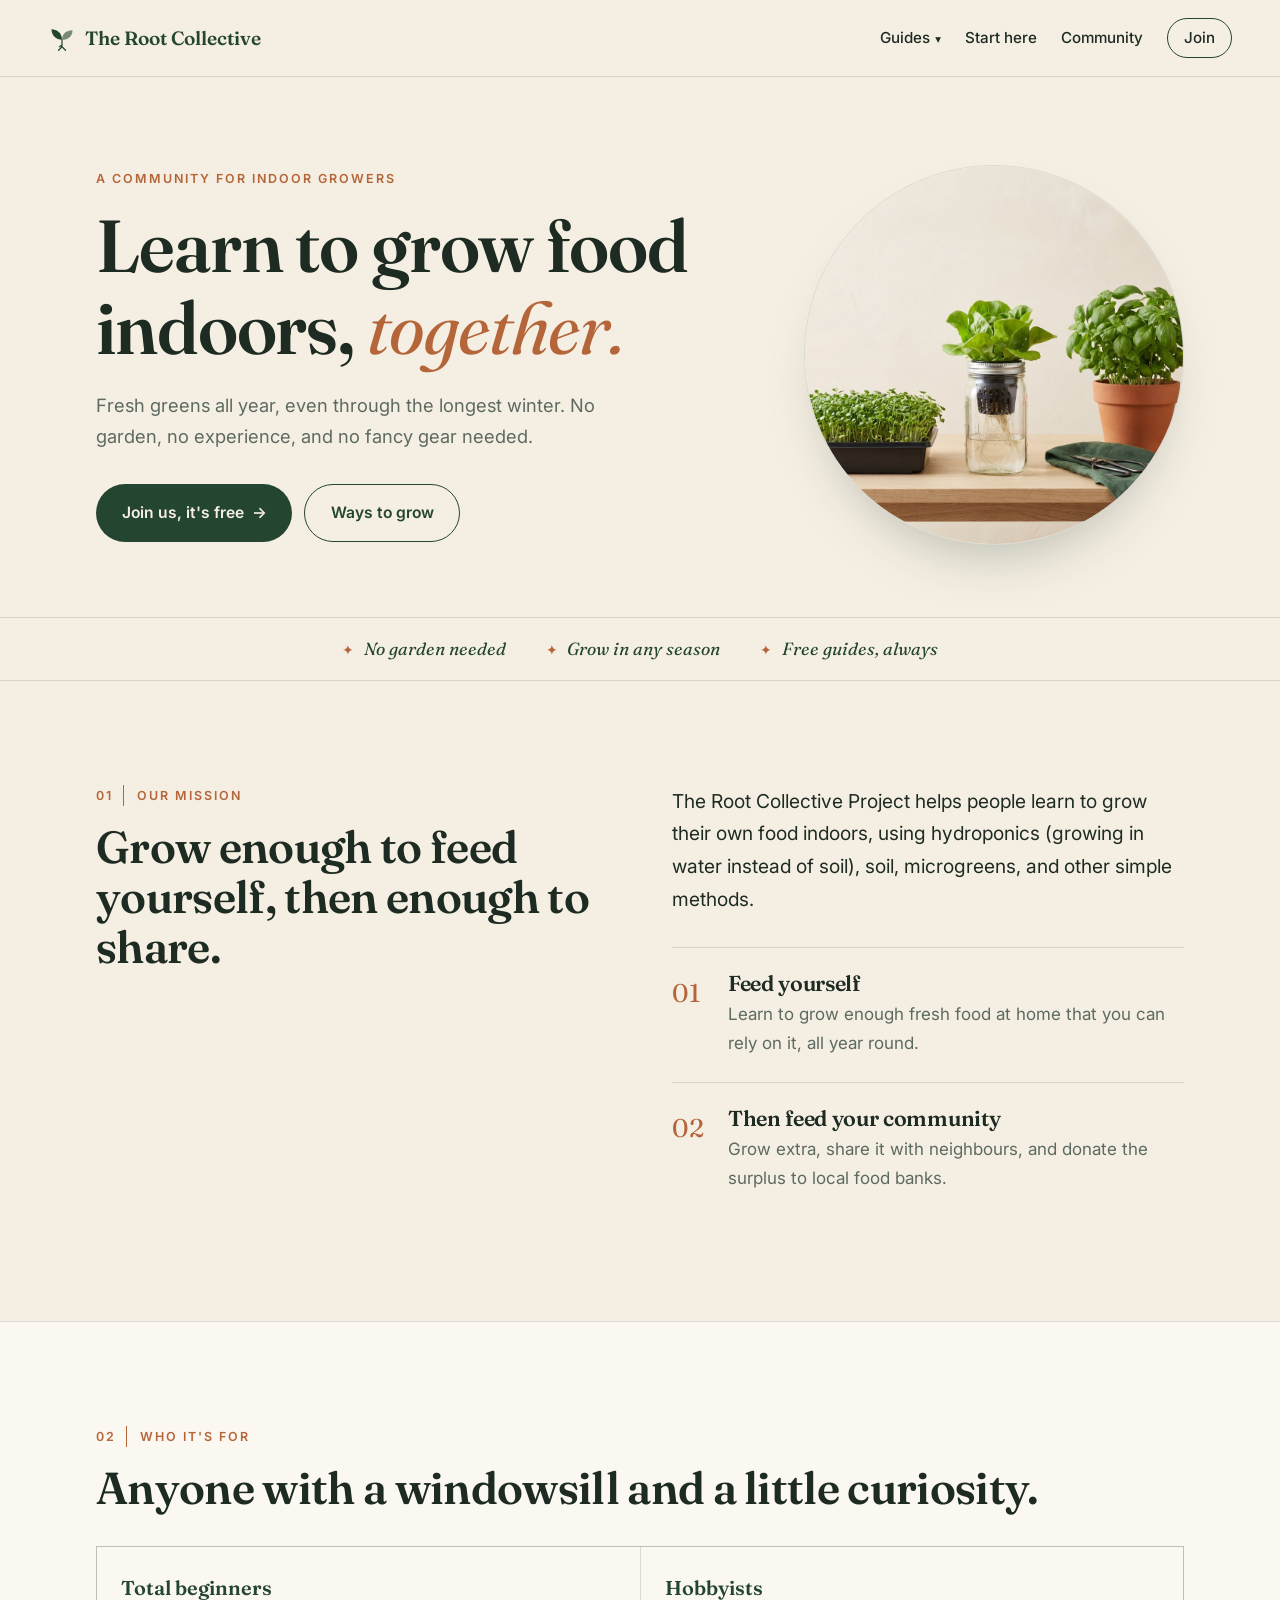
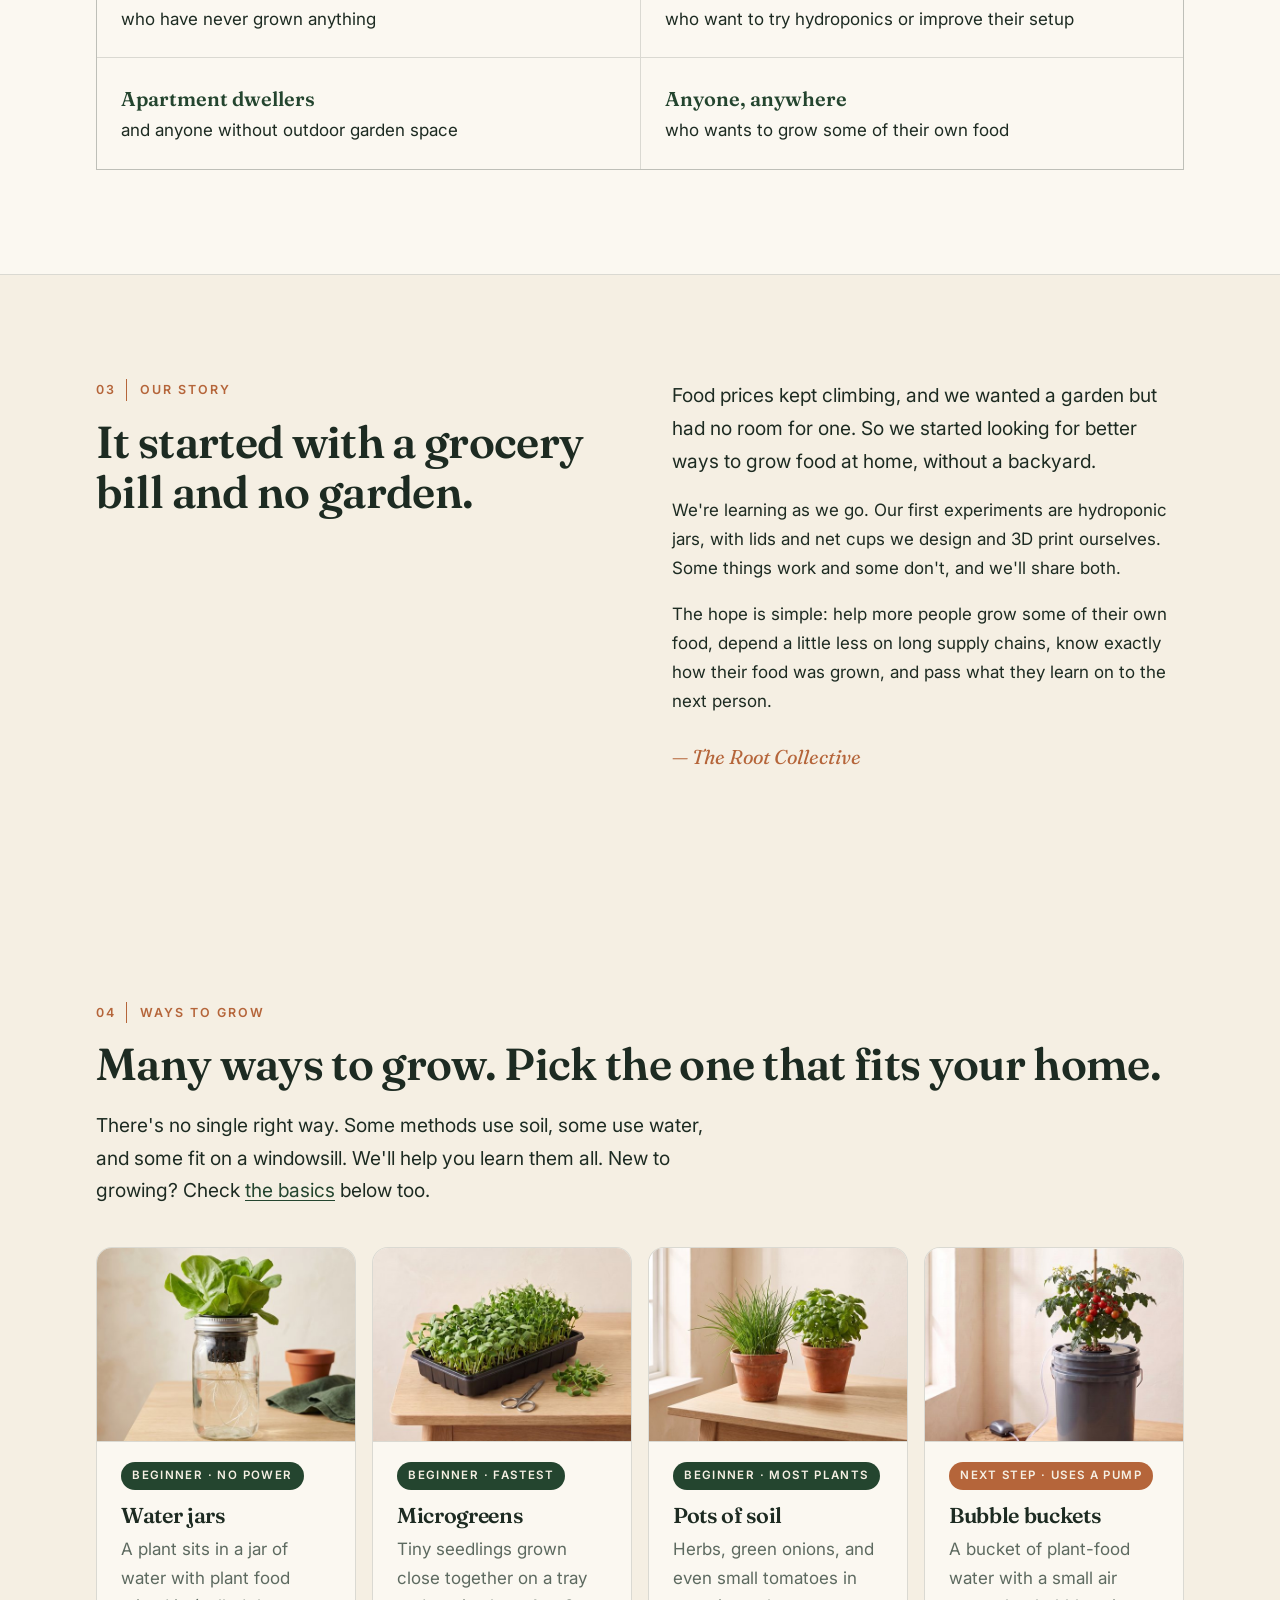
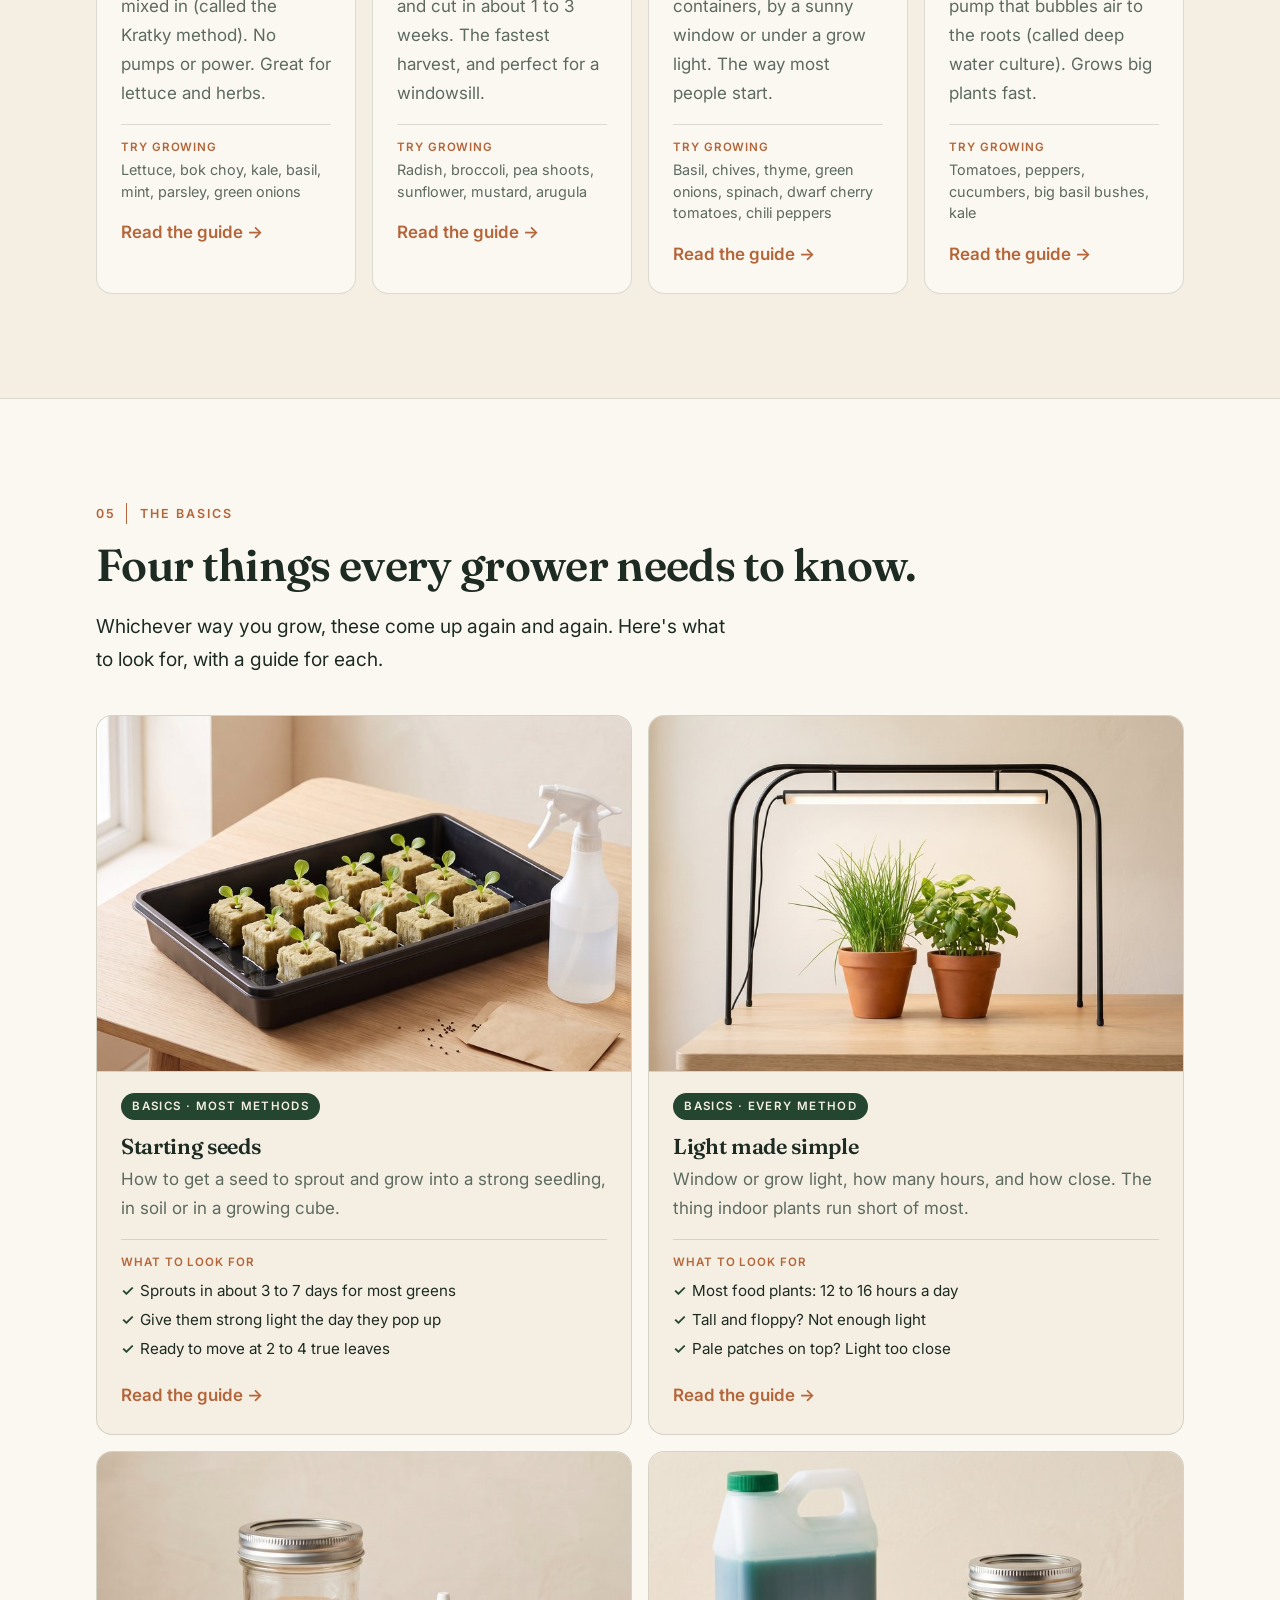
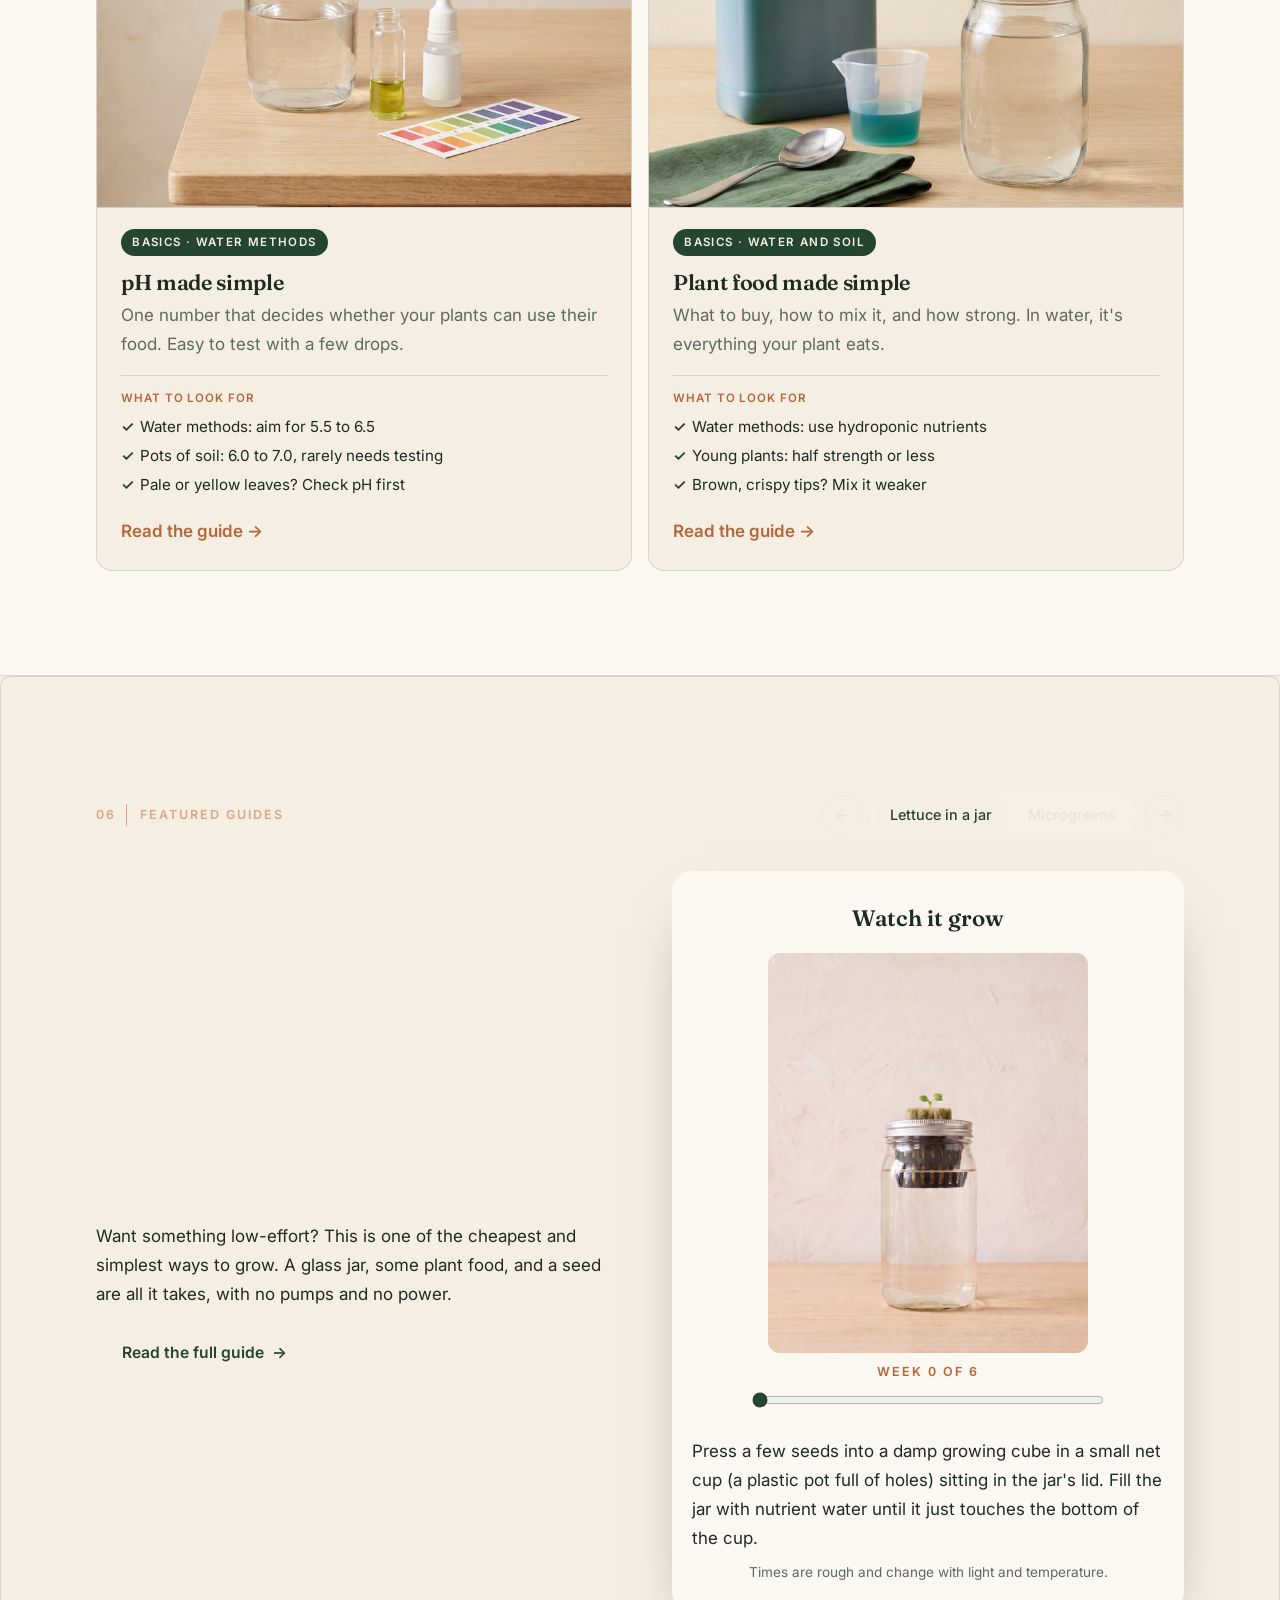
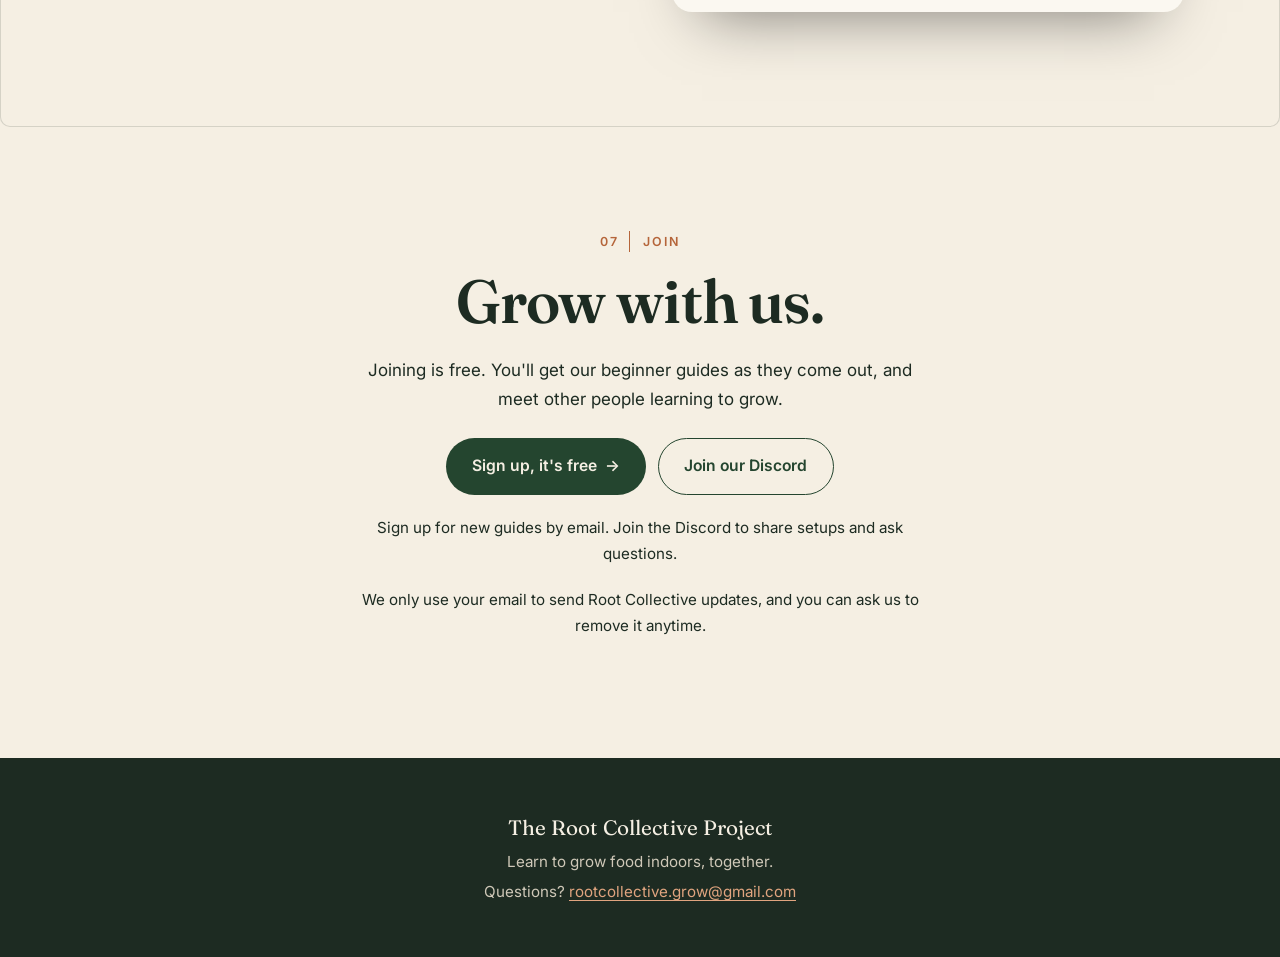
<file: index.html>
<!DOCTYPE html>
<html lang="en-CA">
<head>
  <meta charset="UTF-8">
  <meta name="viewport" content="width=device-width, initial-scale=1">
  <meta name="color-scheme" content="light dark">
  <meta name="theme-color" content="#f5efe3" media="(prefers-color-scheme: light)">
  <meta name="theme-color" content="#111813" media="(prefers-color-scheme: dark)">
  <title>The Root Collective Project</title>
  <meta name="description" content="Learn to grow food indoors, together. A friendly community for beginners, wherever you live.">
  <!-- Free fonts from Google: Fraunces (headings) and Inter (body text) -->
  <link rel="preconnect" href="https://fonts.googleapis.com">
  <link rel="preconnect" href="https://fonts.gstatic.com" crossorigin>
  <link rel="stylesheet" href="https://fonts.googleapis.com/css2?family=Fraunces:ital,opsz,wght@0,9..144,400;0,9..144,600;1,9..144,400&family=Inter:wght@400;500;600&display=swap">
  <!-- SHARE: link previews -->
  <meta property="og:type" content="website">
  <meta property="og:site_name" content="The Root Collective">
  <meta property="og:title" content="The Root Collective Project">
  <meta property="og:description" content="Learn to grow food indoors, together. A friendly community for beginners, wherever you live.">
  <meta property="og:url" content="https://rootcollective-grow.github.io/">
  <meta property="og:image" content="https://rootcollective-grow.github.io/images/hero-ways-to-grow.jpg">
  <meta property="og:image:alt" content="The Root Collective Project">
  <meta name="twitter:card" content="summary_large_image">
  <link rel="canonical" href="https://rootcollective-grow.github.io/">
  <!-- /SHARE -->
  <link rel="icon" href="favicon.svg" type="image/svg+xml">
  <link rel="icon" href="favicon.ico" sizes="any">
  <link rel="apple-touch-icon" href="apple-touch-icon.png">
  <link rel="stylesheet" href="styles.css">
  <!-- Private visitor counter (GoatCounter, no cookies). Stats: https://rootcollective.goatcounter.com -->
  <script data-goatcounter="https://rootcollective.goatcounter.com/count" async src="//gc.zgo.at/count.js"></script>
</head>
<body>

  <header class="site-header">
    <a class="logo" href="index.html">
      <svg class="logo-mark" viewBox="0 0 32 32" aria-hidden="true">
        <path d="M16 18 C16 10 10 6 4 6 C4 13 9 18 16 18 Z" fill="currentColor"/>
        <path d="M16 18 C16 11 21 7 28 7 C28 14 23 18 16 18 Z" fill="currentColor" opacity="0.6"/>
        <path d="M16 18 V26 M16 26 L12 30 M16 26 L20 30 M16 24 L13 26" stroke="currentColor" stroke-width="1.4" fill="none" stroke-linecap="round"/>
      </svg>
      <span>The Root Collective</span>
    </a>
    <nav aria-label="Main">
      <details class="nav-guides">
        <summary>Guides</summary>
        <div class="nav-menu">
          <p class="nav-menu-title">Ways to grow</p>
          <a href="water-jars.html">Water jars</a>
          <a href="microgreens.html">Microgreens</a>
          <a href="soil.html">Pots of soil</a>
          <a href="bubble-bucket.html">Bubble buckets</a>
          <p class="nav-menu-title">The basics</p>
          <a href="seed-starting.html">Starting seeds</a>
          <a href="lighting.html">Light</a>
          <a href="ph.html">pH</a>
          <a href="plant-food.html">Plant food</a>
          <p class="nav-menu-title">Tools</p>
          <a href="savings.html">Savings calculator</a>
          <a href="planner.html">Planting planner</a>
        </div>
      </details>
      <a href="start-here.html">Start here</a>
      <a href="community.html">Community</a>
      <a class="nav-join" href="#join">Join</a>
    </nav>
  </header>

  <main>

    <!-- Top banner: the first thing people see -->
    <section class="hero">
      <div class="hero-text">
        <p class="eyebrow">A community for indoor growers</p>
        <h1>Learn to grow food indoors, <em>together.</em></h1>
        <p class="hero-lead">Fresh greens all year, even through the longest winter. No garden, no experience, and no fancy gear needed.</p>
        <div class="buttons">
          <a class="button" href="#join">Join us, it's free <span aria-hidden="true">→</span></a>
          <a class="button button-ghost" href="#ways">Ways to grow</a>
        </div>
      </div>
      <!-- Realistic picture made in Blender (in the images folder) -->
      <div class="hero-plate">
        <img class="hero-photo" src="images/hero-ways-to-grow.jpg" width="1000" height="1000" alt="Three ways to grow indoors on a table: a tray of microgreens, a lettuce growing in a glass jar of water, and an herb in a clay pot">
      </div>
    </section>

    <!-- Three quick promises under the banner -->
    <ul class="promise-strip" aria-label="What makes it easy">
      <li>No garden needed</li>
      <li>Grow in any season</li>
      <li>Free guides, always</li>
    </ul>

    <!-- Who we are and what we care about -->
    <section id="mission" class="section split">
      <div>
        <p class="eyebrow"><span class="eyebrow-num">01</span> Our mission</p>
        <h2>Grow enough to feed yourself, then enough to share.</h2>
      </div>
      <div>
        <p class="lead">The Root Collective Project helps people learn to grow their own food indoors, using hydroponics (growing in water instead of soil), soil, microgreens, and other simple methods.</p>
        <ol class="pillars">
          <li>
            <h3>Feed yourself</h3>
            <p>Learn to grow enough fresh food at home that you can rely on it, all year round.</p>
          </li>
          <li>
            <h3>Then feed your community</h3>
            <p>Grow extra, share it with neighbours, and donate the surplus to local food banks.</p>
          </li>
        </ol>
      </div>
    </section>

    <!-- Who the site is for -->
    <section class="section-band">
      <div class="section">
        <p class="eyebrow"><span class="eyebrow-num">02</span> Who it's for</p>
        <h2>Anyone with a windowsill and a little curiosity.</h2>
        <ul class="audience">
          <li><strong>Total beginners</strong> who have never grown anything</li>
          <li><strong>Hobbyists</strong> who want to try hydroponics or improve their setup</li>
          <li><strong>Apartment dwellers</strong> and anyone without outdoor garden space</li>
          <li><strong>Anyone, anywhere</strong> who wants to grow some of their own food</li>
        </ul>
      </div>
    </section>

    <!-- Our story: why the Root Collective exists (from Jessy's own answers) -->
    <section id="about" class="section split">
      <div>
        <p class="eyebrow"><span class="eyebrow-num">03</span> Our story</p>
        <h2>It started with a grocery bill and no garden.</h2>
      </div>
      <div class="about-text">
        <p class="lead">Food prices kept climbing, and we wanted a garden but had no room for one. So we started looking for better ways to grow food at home, without a backyard.</p>
        <p>We're learning as we go. Our first experiments are hydroponic jars, with lids and net cups we design and 3D print ourselves. Some things work and some don't, and we'll share both.</p>
        <p>The hope is simple: help more people grow some of their own food, depend a little less on long supply chains, know exactly how their food was grown, and pass what they learn on to the next person.</p>
        <p class="about-sign">The Root Collective</p>
      </div>
    </section>

    <!-- The different ways to grow -->
    <section id="ways" class="section">
      <p class="eyebrow"><span class="eyebrow-num">04</span> Ways to grow</p>
      <h2>Many ways to grow. Pick the one that fits your home.</h2>
      <p class="lead narrow-text">There's no single right way. Some methods use soil, some use water, and some fit on a windowsill. We'll help you learn them all. New to growing? Check <a href="#basics">the basics</a> below too.</p>
      <div class="methods">
        <a class="method" href="water-jars.html">
          <img class="card-art" src="images/card-jar.jpg" width="560" height="420" alt="" loading="lazy">
          <span class="method-tag">Beginner · No power</span>
          <h3>Water jars</h3>
          <p>A plant sits in a jar of water with plant food mixed in (called the Kratky method). No pumps or power. Great for lettuce and herbs.</p>
          <p class="method-plants"><span>Try growing</span>Lettuce, bok choy, kale, basil, mint, parsley, green onions</p>
          <span class="method-link">Read the guide <span aria-hidden="true">→</span></span>
        </a>
        <a class="method" href="microgreens.html">
          <img class="card-art" src="images/card-mg.jpg" width="560" height="420" alt="" loading="lazy">
          <span class="method-tag">Beginner · Fastest</span>
          <h3>Microgreens</h3>
          <p>Tiny seedlings grown close together on a tray and cut in about 1 to 3 weeks. The fastest harvest, and perfect for a windowsill.</p>
          <p class="method-plants"><span>Try growing</span>Radish, broccoli, pea shoots, sunflower, mustard, arugula</p>
          <span class="method-link">Read the guide <span aria-hidden="true">→</span></span>
        </a>
        <a class="method" href="soil.html">
          <img class="card-art" src="images/card-soil.jpg" width="560" height="420" alt="" loading="lazy">
          <span class="method-tag">Beginner · Most plants</span>
          <h3>Pots of soil</h3>
          <p>Herbs, green onions, and even small tomatoes in containers, by a sunny window or under a grow light. The way most people start.</p>
          <p class="method-plants"><span>Try growing</span>Basil, chives, thyme, green onions, spinach, dwarf cherry tomatoes, chili peppers</p>
          <span class="method-link">Read the guide <span aria-hidden="true">→</span></span>
        </a>
        <a class="method" href="bubble-bucket.html">
          <img class="card-art" src="images/card-bucket.jpg" width="560" height="420" alt="" loading="lazy">
          <span class="method-tag method-tag-step">Next step · Uses a pump</span>
          <h3>Bubble buckets</h3>
          <p>A bucket of plant-food water with a small air pump that bubbles air to the roots (called deep water culture). Grows big plants fast.</p>
          <p class="method-plants"><span>Try growing</span>Tomatoes, peppers, cucumbers, big basil bushes, kale</p>
          <span class="method-link">Read the guide <span aria-hidden="true">→</span></span>
        </a>
      </div>
    </section>

    <!-- The basics: skills every method relies on -->
    <section id="basics" class="section-band">
      <div class="section">
        <p class="eyebrow"><span class="eyebrow-num">05</span> The basics</p>
        <h2>Four things every grower needs to know.</h2>
        <p class="lead narrow-text">Whichever way you grow, these come up again and again. Here's what to look for, with a guide for each.</p>
        <div class="basics">
          <a class="basic" href="seed-starting.html">
          <img class="card-art" src="images/card-seeds.jpg" width="800" height="534" alt="" loading="lazy">
            <span class="method-tag">Basics · Most methods</span>
            <h3>Starting seeds</h3>
            <p>How to get a seed to sprout and grow into a strong seedling, in soil or in a growing cube.</p>
            <ul class="look-for">
              <li>Sprouts in about 3 to 7 days for most greens</li>
              <li>Give them strong light the day they pop up</li>
              <li>Ready to move at 2 to 4 true leaves</li>
            </ul>
            <span class="method-link">Read the guide <span aria-hidden="true">→</span></span>
          </a>
          <a class="basic" href="lighting.html">
          <img class="card-art" src="images/card-light.jpg" width="800" height="534" alt="" loading="lazy">
            <span class="method-tag">Basics · Every method</span>
            <h3>Light made simple</h3>
            <p>Window or grow light, how many hours, and how close. The thing indoor plants run short of most.</p>
            <ul class="look-for">
              <li>Most food plants: 12 to 16 hours a day</li>
              <li>Tall and floppy? Not enough light</li>
              <li>Pale patches on top? Light too close</li>
            </ul>
            <span class="method-link">Read the guide <span aria-hidden="true">→</span></span>
          </a>
          <a class="basic" href="ph.html">
          <img class="card-art" src="images/card-ph.jpg" width="800" height="534" alt="" loading="lazy">
            <span class="method-tag">Basics · Water methods</span>
            <h3>pH made simple</h3>
            <p>One number that decides whether your plants can use their food. Easy to test with a few drops.</p>
            <ul class="look-for">
              <li>Water methods: aim for 5.5 to 6.5</li>
              <li>Pots of soil: 6.0 to 7.0, rarely needs testing</li>
              <li>Pale or yellow leaves? Check pH first</li>
            </ul>
            <span class="method-link">Read the guide <span aria-hidden="true">→</span></span>
          </a>
          <a class="basic" href="plant-food.html">
          <img class="card-art" src="images/card-food.jpg" width="800" height="534" alt="" loading="lazy">
            <span class="method-tag">Basics · Water and soil</span>
            <h3>Plant food made simple</h3>
            <p>What to buy, how to mix it, and how strong. In water, it's everything your plant eats.</p>
            <ul class="look-for">
              <li>Water methods: use hydroponic nutrients</li>
              <li>Young plants: half strength or less</li>
              <li>Brown, crispy tips? Mix it weaker</li>
            </ul>
            <span class="method-link">Read the guide <span aria-hidden="true">→</span></span>
          </a>
        </div>
      </div>
    </section>

    <!-- Featured guides: a small carousel with one "watch it grow" slider per guide (moving parts in script.js) -->
    <section id="start" class="section-dark">
      <div class="section">
        <div class="feature-bar">
          <p class="eyebrow"><span class="eyebrow-num">06</span> Featured guides</p>
          <div class="feature-controls">
            <button type="button" class="feature-arrow" data-step="-1" aria-label="Previous guide">←</button>
            <div class="feature-tabs" role="tablist" aria-label="Featured guides">
              <button type="button" role="tab" id="tab-jar" aria-controls="slide-jar" aria-selected="true">Lettuce in a jar</button>
              <button type="button" role="tab" id="tab-mg" aria-controls="slide-mg" aria-selected="false" tabindex="-1">Microgreens</button>
            </div>
            <button type="button" class="feature-arrow" data-step="1" aria-label="Next guide">→</button>
          </div>
        </div>

        <!-- Slide 1: lettuce in a jar -->
        <div class="feature-slide split" id="slide-jar" role="tabpanel" aria-labelledby="tab-jar">
          <div>
            <h2>The simplest setup: lettuce in a jar.</h2>
            <p>Want something low-effort? This is one of the cheapest and simplest ways to grow. A glass jar, some plant food, and a seed are all it takes, with no pumps and no power.</p>
            <a class="button button-light" href="water-jars.html">Read the full guide <span aria-hidden="true">→</span></a>
          </div>
          <div class="grow-demo" data-grow="jar">
            <p class="grow-title">Watch it grow</p>
            <!-- Realistic pictures made in Blender (in the images folder) -->
            <img class="grow-photo" src="images/grow-week0.jpg" width="800" height="1000" alt="">
            <label for="grow-jar" class="grow-label"><span class="grow-step"></span></label>
            <input type="range" id="grow-jar" class="grow-range" min="0" max="6" step="1" value="0">
            <p class="grow-text" aria-live="polite"></p>
            <p class="grow-note">Times are rough and change with light and temperature.</p>
          </div>
        </div>

        <!-- Slide 2: microgreens -->
        <div class="feature-slide split" id="slide-mg" role="tabpanel" aria-labelledby="tab-mg" hidden>
          <div>
            <h2>The fastest harvest: microgreens.</h2>
            <p>Want results this week? A shallow tray, some soil, and a pack of seeds are all you need. Most microgreens are ready to cut in about 1 to 3 weeks, right on a windowsill.</p>
            <a class="button button-light" href="microgreens.html">Read the full guide <span aria-hidden="true">→</span></a>
          </div>
          <div class="grow-demo" data-grow="mg">
            <p class="grow-title">Watch it grow</p>
            <img class="grow-photo" src="images/mg-day0.jpg" width="800" height="1000" alt="">
            <label for="grow-mg" class="grow-label"><span class="grow-step"></span></label>
            <input type="range" id="grow-mg" class="grow-range" min="0" max="5" step="1" value="0">
            <p class="grow-text" aria-live="polite"></p>
            <p class="grow-note">Times are rough and change with your seeds, light, and temperature.</p>
          </div>
        </div>
      </div>
    </section>

    <!-- How to join: Google Form sign-up + Discord -->
    <section id="join" class="section section-join">
      <p class="eyebrow"><span class="eyebrow-num">07</span> Join</p>
      <h2>Grow with us.</h2>
      <p>Joining is free. You'll get our beginner guides as they come out, and meet other people learning to grow.</p>
      <div class="buttons buttons-center">
        <a class="button" href="https://docs.google.com/forms/d/e/1FAIpQLSeoeLCS9HHM_jg-nk97J0i8qkLeaK_hERwWRueJuKdJKxjQ8Q/viewform" target="_blank" rel="noopener">Sign up, it's free <span aria-hidden="true">→</span></a>
        <a class="button button-ghost" href="https://discord.gg/AST98zXSZ" target="_blank" rel="noopener">Join our Discord</a>
      </div>
      <p class="join-note">Sign up for new guides by email. Join the Discord to share setups and ask questions.</p>
      <p class="join-note">We only use your email to send Root Collective updates, and you can ask us to remove it anytime.</p>
    </section>

  </main>

  <footer class="site-footer">
    <p class="footer-name">The Root Collective Project</p>
    <p>Learn to grow food indoors, together.</p>
    <p>Questions? <a class="footer-link" href="mailto:rootcollective.grow@gmail.com">rootcollective.grow@gmail.com</a></p>
  </footer>

  <script src="script.js"></script>
  <script src="animations.js"></script>
  <!-- Start each page at the top (helps when the site is shown inside a preview frame) -->
  <script>if (!location.hash) { document.body.scrollIntoView({ block: 'start', behavior: 'instant' }); }</script>
</body>
</html>
</file>
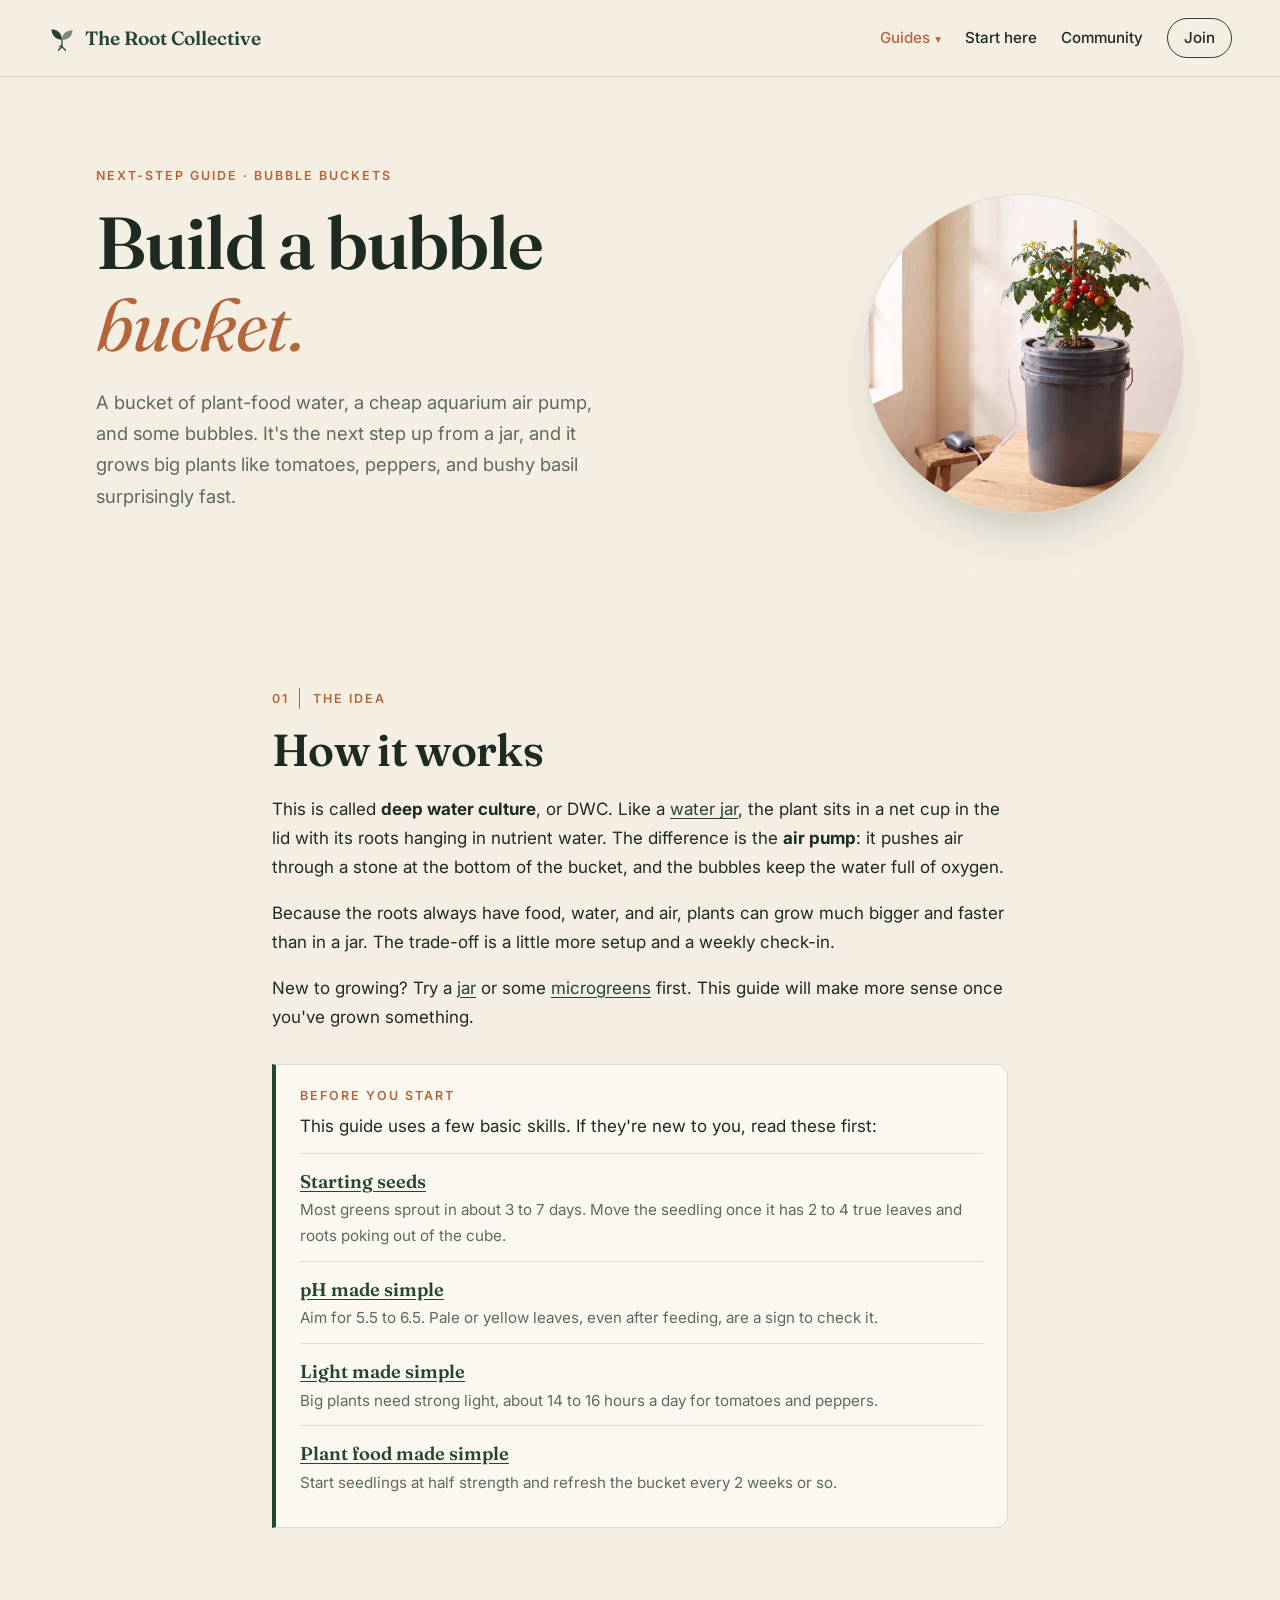
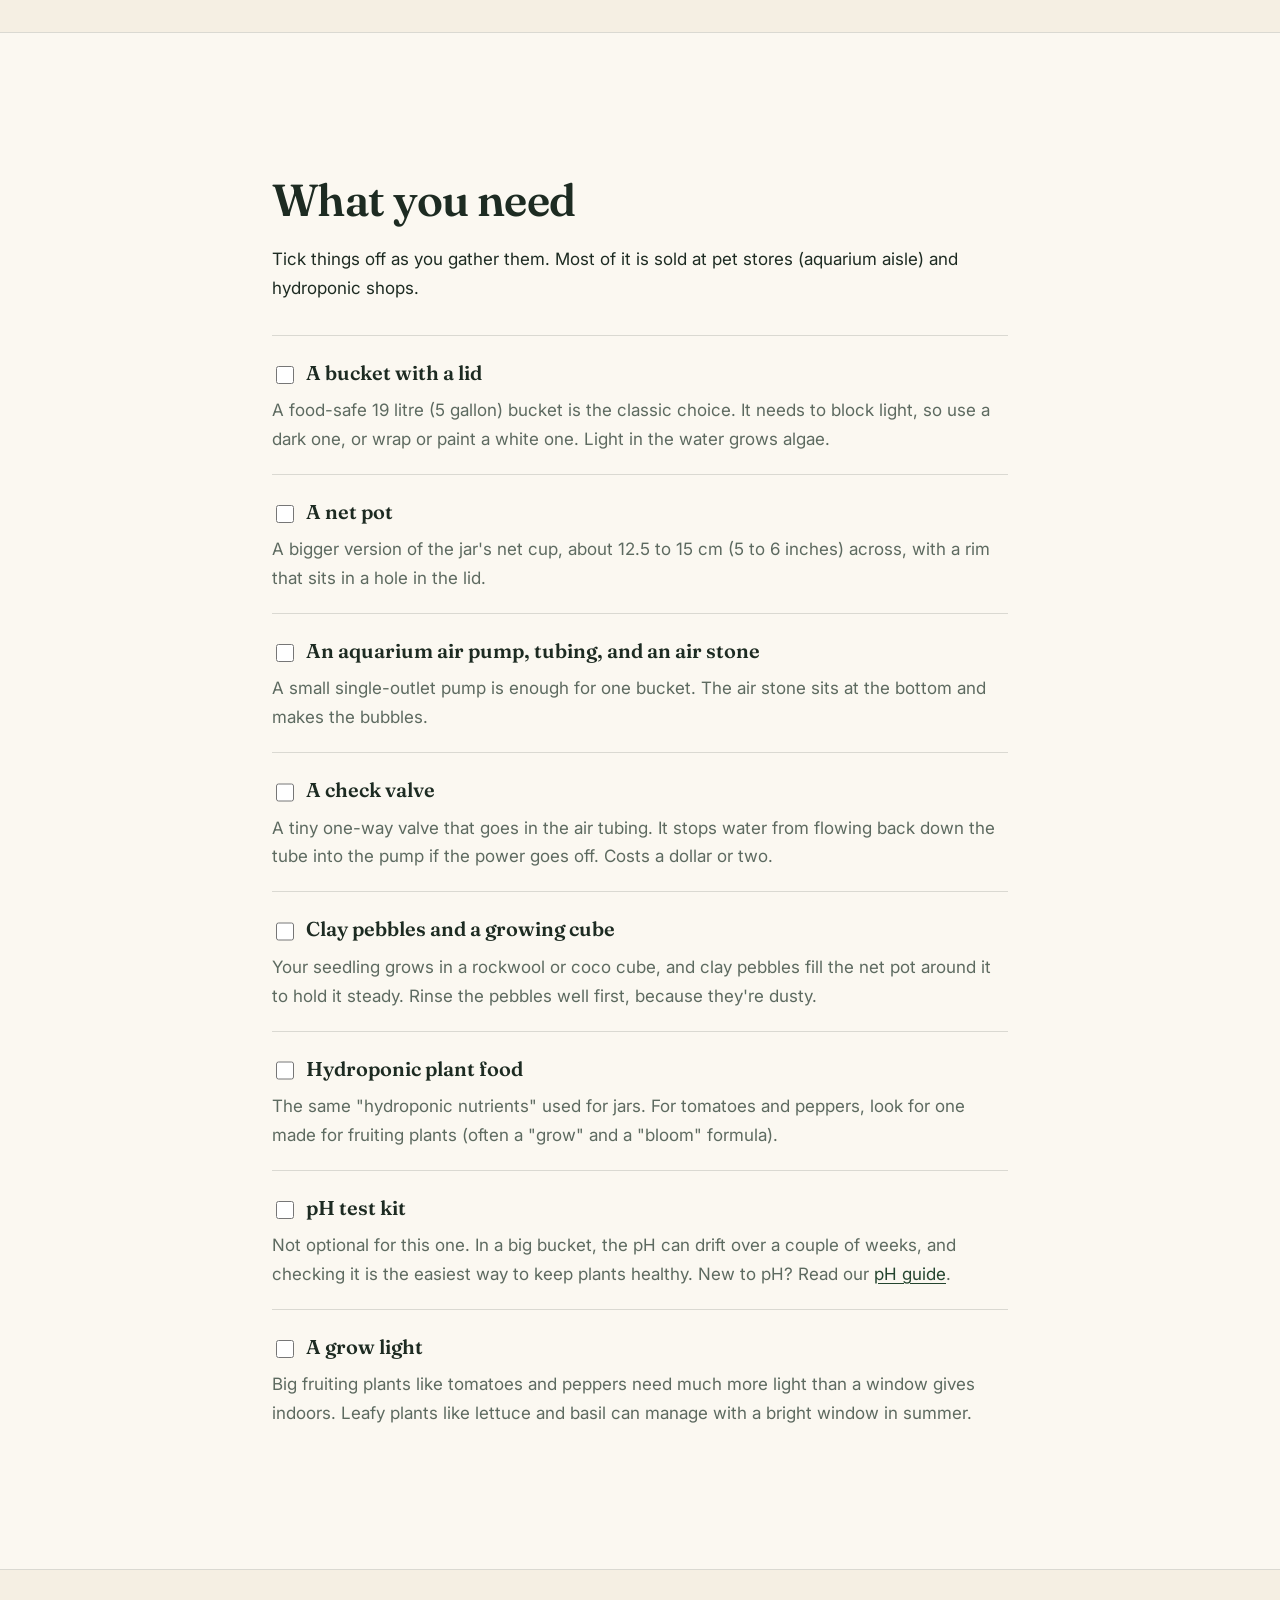
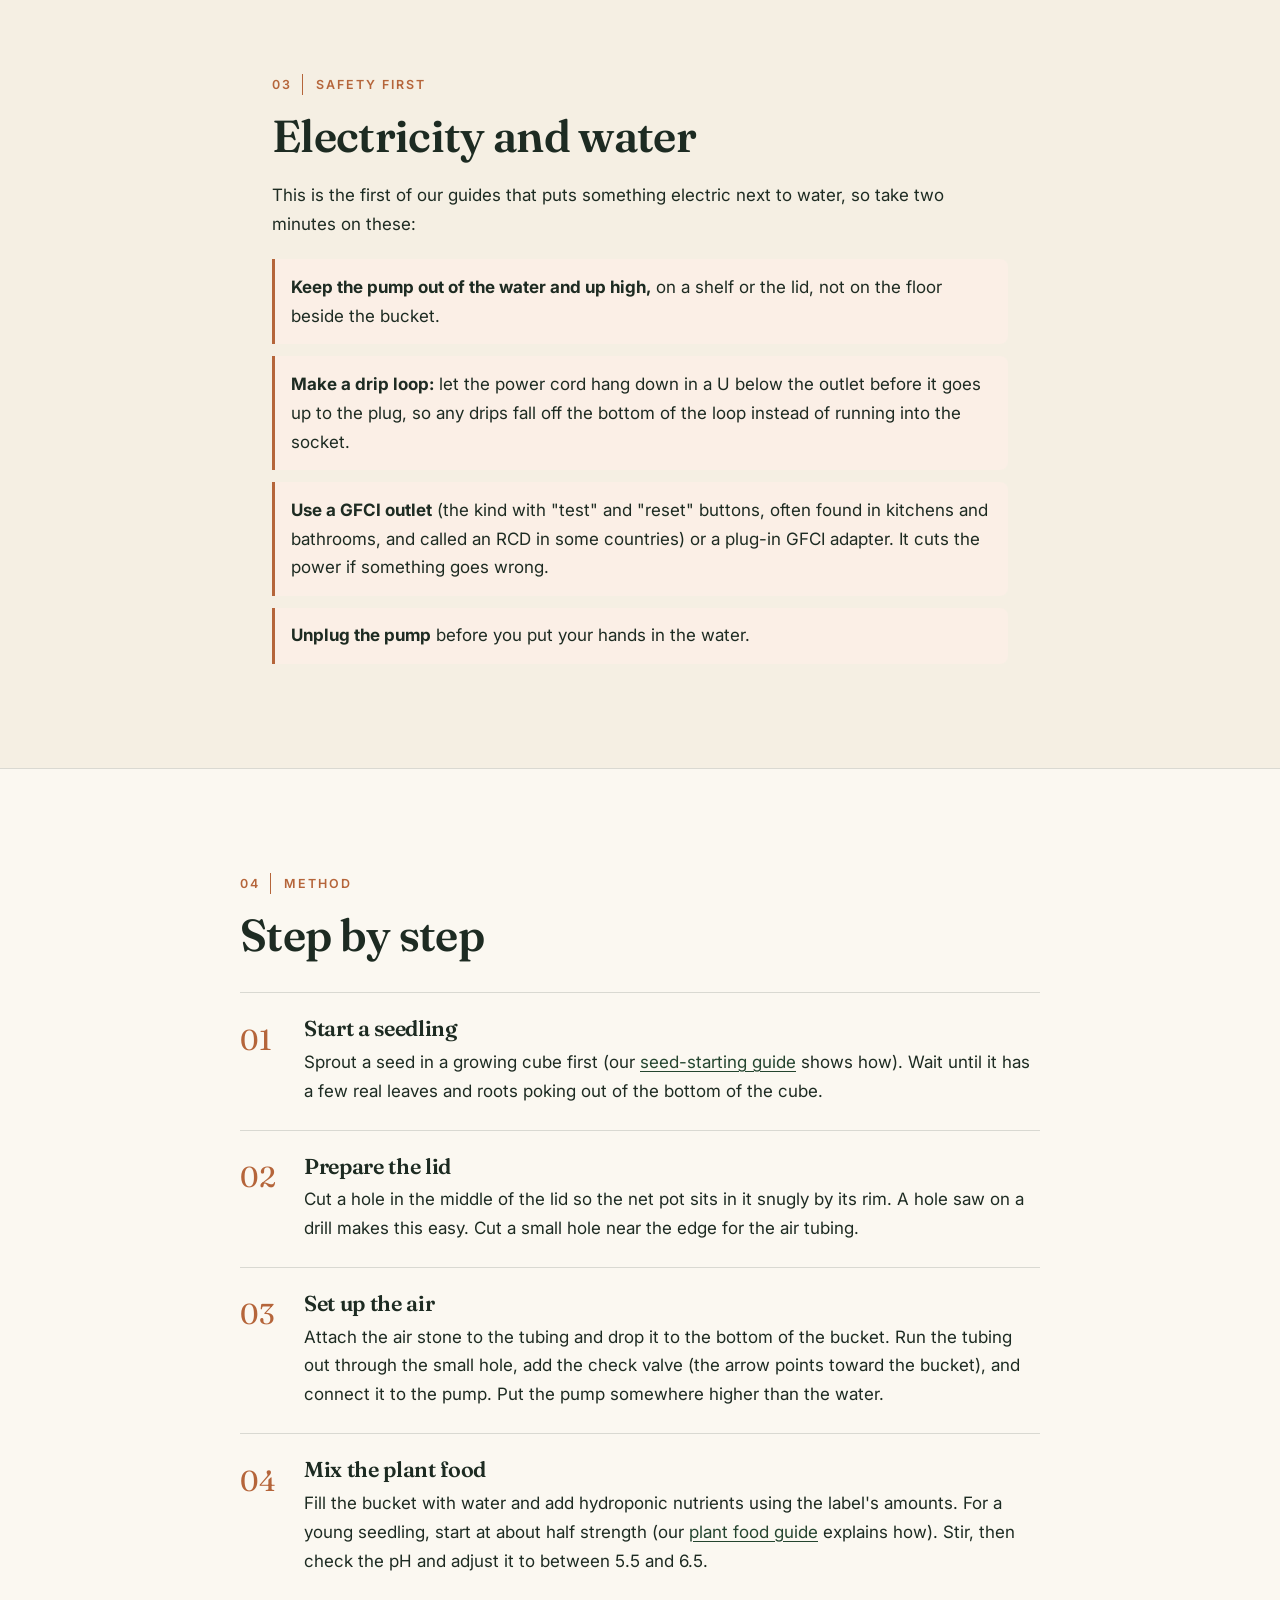
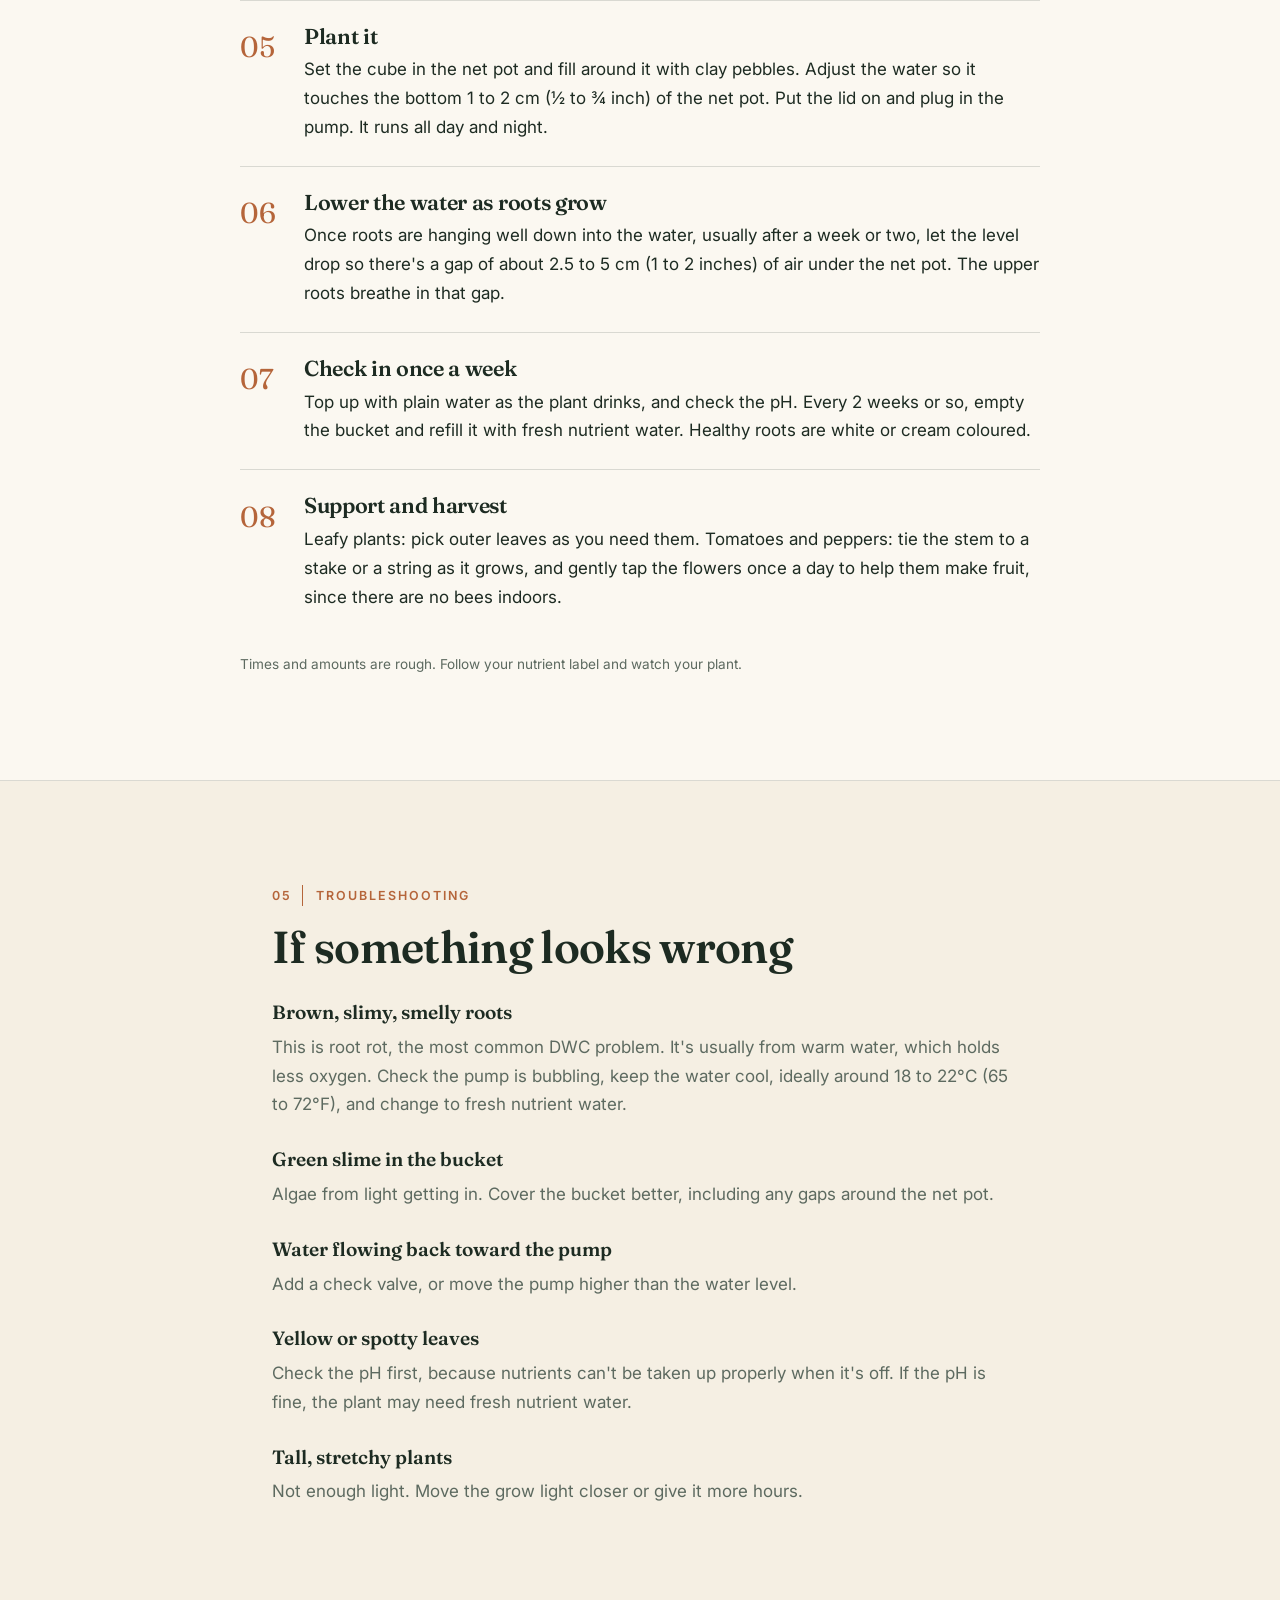
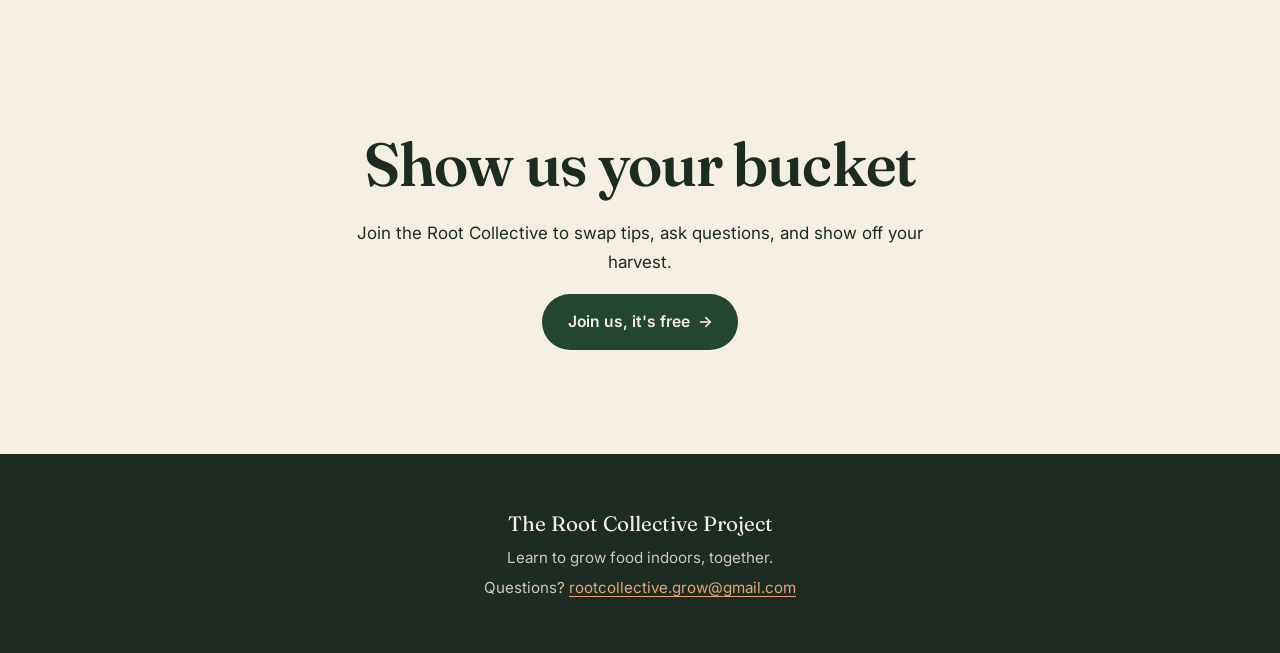
<file: bubble-bucket.html>
<!DOCTYPE html>
<html lang="en-CA">
<head>
  <meta charset="UTF-8">
  <meta name="viewport" content="width=device-width, initial-scale=1">
  <meta name="color-scheme" content="light dark">
  <meta name="theme-color" content="#f5efe3" media="(prefers-color-scheme: light)">
  <meta name="theme-color" content="#111813" media="(prefers-color-scheme: dark)">
  <title>Build a bubble bucket · The Root Collective Project</title>
  <meta name="description" content="A beginner's guide to deep water culture: grow big, fast plants in a bucket of nutrient water with an aquarium air pump.">
  <!-- Free fonts from Google: Fraunces (headings) and Inter (body text) -->
  <link rel="preconnect" href="https://fonts.googleapis.com">
  <link rel="preconnect" href="https://fonts.gstatic.com" crossorigin>
  <link rel="stylesheet" href="https://fonts.googleapis.com/css2?family=Fraunces:ital,opsz,wght@0,9..144,400;0,9..144,600;1,9..144,400&family=Inter:wght@400;500;600&display=swap">
  <!-- SHARE: link previews -->
  <meta property="og:type" content="website">
  <meta property="og:site_name" content="The Root Collective">
  <meta property="og:title" content="Build a bubble bucket · The Root Collective Project">
  <meta property="og:description" content="A beginner&#x27;s guide to deep water culture: grow big, fast plants in a bucket of nutrient water with an aquarium air pump.">
  <meta property="og:url" content="https://rootcollective-grow.github.io/bubble-bucket.html">
  <meta property="og:image" content="https://rootcollective-grow.github.io/images/hero-bucket.jpg">
  <meta property="og:image:alt" content="Build a bubble bucket · The Root Collective Project">
  <meta name="twitter:card" content="summary_large_image">
  <link rel="canonical" href="https://rootcollective-grow.github.io/bubble-bucket.html">
  <!-- /SHARE -->
  <link rel="icon" href="favicon.svg" type="image/svg+xml">
  <link rel="icon" href="favicon.ico" sizes="any">
  <link rel="apple-touch-icon" href="apple-touch-icon.png">
  <link rel="stylesheet" href="styles.css">
  <!-- Private visitor counter (GoatCounter, no cookies). Stats: https://rootcollective.goatcounter.com -->
  <script data-goatcounter="https://rootcollective.goatcounter.com/count" async src="//gc.zgo.at/count.js"></script>
</head>
<body>

  <header class="site-header">
    <a class="logo" href="index.html">
      <svg class="logo-mark" viewBox="0 0 32 32" aria-hidden="true">
        <path d="M16 18 C16 10 10 6 4 6 C4 13 9 18 16 18 Z" fill="currentColor"/>
        <path d="M16 18 C16 11 21 7 28 7 C28 14 23 18 16 18 Z" fill="currentColor" opacity="0.6"/>
        <path d="M16 18 V26 M16 26 L12 30 M16 26 L20 30 M16 24 L13 26" stroke="currentColor" stroke-width="1.4" fill="none" stroke-linecap="round"/>
      </svg>
      <span>The Root Collective</span>
    </a>
    <nav aria-label="Main">
      <details class="nav-guides">
        <summary class="is-current">Guides</summary>
        <div class="nav-menu">
          <p class="nav-menu-title">Ways to grow</p>
          <a href="water-jars.html">Water jars</a>
          <a href="microgreens.html">Microgreens</a>
          <a href="soil.html">Pots of soil</a>
          <a href="bubble-bucket.html" aria-current="page">Bubble buckets</a>
          <p class="nav-menu-title">The basics</p>
          <a href="seed-starting.html">Starting seeds</a>
          <a href="lighting.html">Light</a>
          <a href="ph.html">pH</a>
          <a href="plant-food.html">Plant food</a>
          <p class="nav-menu-title">Tools</p>
          <a href="savings.html">Savings calculator</a>
          <a href="planner.html">Planting planner</a>
        </div>
      </details>
      <a href="start-here.html">Start here</a>
      <a href="community.html">Community</a>
      <a class="nav-join" href="index.html#join">Join</a>
    </nav>
  </header>

  <main>

    <section class="hero hero-small hero-with-art">
      <div class="hero-text">
        <p class="eyebrow">Next-step guide · Bubble buckets</p>
        <h1>Build a bubble <em>bucket.</em></h1>
        <p class="hero-lead">A bucket of plant-food water, a cheap aquarium air pump, and some bubbles. It's the next step up from a jar, and it grows big plants like tomatoes, peppers, and bushy basil surprisingly fast.</p>
      </div>
      <div class="hero-plate">
        <img class="hero-photo" src="images/hero-bucket.jpg" width="1000" height="1000" alt="A dark bucket with a cherry tomato plant, full of ripe and green tomatoes, growing from a net cup set flush in its lid, and an air pump beside it connected by a thin tube">
      </div>
    </section>

    <!-- The idea, in plain words -->
    <section class="section narrow">
      <p class="eyebrow"><span class="eyebrow-num">01</span> The idea</p>
      <h2>How it works</h2>
      <p>This is called <strong>deep water culture</strong>, or DWC. Like a <a href="water-jars.html">water jar</a>, the plant sits in a net cup in the lid with its roots hanging in nutrient water. The difference is the <strong>air pump</strong>: it pushes air through a stone at the bottom of the bucket, and the bubbles keep the water full of oxygen.</p>
      <p>Because the roots always have food, water, and air, plants can grow much bigger and faster than in a jar. The trade-off is a little more setup and a weekly check-in.</p>
      <p>New to growing? Try a <a href="water-jars.html">jar</a> or some <a href="microgreens.html">microgreens</a> first. This guide will make more sense once you've grown something.</p>
      <aside class="before-box" aria-label="Before you start">
        <p class="before-title">Before you start</p>
        <p>This guide uses a few basic skills. If they're new to you, read these first:</p>
        <ul>
          <li><a href="seed-starting.html">Starting seeds</a><span>Most greens sprout in about 3 to 7 days. Move the seedling once it has 2 to 4 true leaves and roots poking out of the cube.</span></li>
          <li><a href="ph.html">pH made simple</a><span>Aim for 5.5 to 6.5. Pale or yellow leaves, even after feeding, are a sign to check it.</span></li>
          <li><a href="lighting.html">Light made simple</a><span>Big plants need strong light, about 14 to 16 hours a day for tomatoes and peppers.</span></li>
          <li><a href="plant-food.html">Plant food made simple</a><span>Start seedlings at half strength and refresh the bucket every 2 weeks or so.</span></li>
        </ul>
      </aside>
    </section>

    <!-- Shopping list with tick boxes -->
    <section class="section section-tinted">
      <p class="eyebrow"><span class="eyebrow-num">02</span> Shopping list</p>
      <h2>What you need</h2>
      <p>Tick things off as you gather them. Most of it is sold at pet stores (aquarium aisle) and hydroponic shops.</p>
      <ul class="supply-list">
        <li>
          <label><input type="checkbox"> <strong>A bucket with a lid</strong></label>
          <p>A food-safe 19 litre (5 gallon) bucket is the classic choice. It needs to block light, so use a dark one, or wrap or paint a white one. Light in the water grows algae.</p>
        </li>
        <li>
          <label><input type="checkbox"> <strong>A net pot</strong></label>
          <p>A bigger version of the jar's net cup, about 12.5 to 15 cm (5 to 6 inches) across, with a rim that sits in a hole in the lid.</p>
        </li>
        <li>
          <label><input type="checkbox"> <strong>An aquarium air pump, tubing, and an air stone</strong></label>
          <p>A small single-outlet pump is enough for one bucket. The air stone sits at the bottom and makes the bubbles.</p>
        </li>
        <li>
          <label><input type="checkbox"> <strong>A check valve</strong></label>
          <p>A tiny one-way valve that goes in the air tubing. It stops water from flowing back down the tube into the pump if the power goes off. Costs a dollar or two.</p>
        </li>
        <li>
          <label><input type="checkbox"> <strong>Clay pebbles and a growing cube</strong></label>
          <p>Your seedling grows in a rockwool or coco cube, and clay pebbles fill the net pot around it to hold it steady. Rinse the pebbles well first, because they're dusty.</p>
        </li>
        <li>
          <label><input type="checkbox"> <strong>Hydroponic plant food</strong></label>
          <p>The same "hydroponic nutrients" used for jars. For tomatoes and peppers, look for one made for fruiting plants (often a "grow" and a "bloom" formula).</p>
        </li>
        <li>
          <label><input type="checkbox"> <strong>pH test kit</strong></label>
          <p>Not optional for this one. In a big bucket, the pH can drift over a couple of weeks, and checking it is the easiest way to keep plants healthy. New to pH? Read our <a href="ph.html">pH guide</a>.</p>
        </li>
        <li>
          <label><input type="checkbox"> <strong>A grow light</strong></label>
          <p>Big fruiting plants like tomatoes and peppers need much more light than a window gives indoors. Leafy plants like lettuce and basil can manage with a bright window in summer.</p>
        </li>
      </ul>
    </section>

    <!-- Safety -->
    <section class="section narrow">
      <p class="eyebrow"><span class="eyebrow-num">03</span> Safety first</p>
      <h2>Electricity and water</h2>
      <p>This is the first of our guides that puts something electric next to water, so take two minutes on these:</p>
      <ul class="safety-list">
        <li><strong>Keep the pump out of the water and up high,</strong> on a shelf or the lid, not on the floor beside the bucket.</li>
        <li><strong>Make a drip loop:</strong> let the power cord hang down in a U below the outlet before it goes up to the plug, so any drips fall off the bottom of the loop instead of running into the socket.</li>
        <li><strong>Use a GFCI outlet</strong> (the kind with "test" and "reset" buttons, often found in kitchens and bathrooms, and called an RCD in some countries) or a plug-in GFCI adapter. It cuts the power if something goes wrong.</li>
        <li><strong>Unplug the pump</strong> before you put your hands in the water.</li>
      </ul>
    </section>

    <!-- Step-by-step instructions -->
    <section class="section section-tinted">
      <div class="narrow-inner">
      <p class="eyebrow"><span class="eyebrow-num">04</span> Method</p>
      <h2>Step by step</h2>
      <ol class="steps">
        <li>
          <h3>Start a seedling</h3>
          <p>Sprout a seed in a growing cube first (our <a href="seed-starting.html">seed-starting guide</a> shows how). Wait until it has a few real leaves and roots poking out of the bottom of the cube.</p>
        </li>
        <li>
          <h3>Prepare the lid</h3>
          <p>Cut a hole in the middle of the lid so the net pot sits in it snugly by its rim. A hole saw on a drill makes this easy. Cut a small hole near the edge for the air tubing.</p>
        </li>
        <li>
          <h3>Set up the air</h3>
          <p>Attach the air stone to the tubing and drop it to the bottom of the bucket. Run the tubing out through the small hole, add the check valve (the arrow points toward the bucket), and connect it to the pump. Put the pump somewhere higher than the water.</p>
        </li>
        <li>
          <h3>Mix the plant food</h3>
          <p>Fill the bucket with water and add hydroponic nutrients using the label's amounts. For a young seedling, start at about half strength (our <a href="plant-food.html">plant food guide</a> explains how). Stir, then check the pH and adjust it to between 5.5 and 6.5.</p>
        </li>
        <li>
          <h3>Plant it</h3>
          <p>Set the cube in the net pot and fill around it with clay pebbles. Adjust the water so it touches the bottom 1 to 2 cm (½ to ¾ inch) of the net pot. Put the lid on and plug in the pump. It runs all day and night.</p>
        </li>
        <li>
          <h3>Lower the water as roots grow</h3>
          <p>Once roots are hanging well down into the water, usually after a week or two, let the level drop so there's a gap of about 2.5 to 5 cm (1 to 2 inches) of air under the net pot. The upper roots breathe in that gap.</p>
        </li>
        <li>
          <h3>Check in once a week</h3>
          <p>Top up with plain water as the plant drinks, and check the pH. Every 2 weeks or so, empty the bucket and refill it with fresh nutrient water. Healthy roots are white or cream coloured.</p>
        </li>
        <li>
          <h3>Support and harvest</h3>
          <p>Leafy plants: pick outer leaves as you need them. Tomatoes and peppers: tie the stem to a stake or a string as it grows, and gently tap the flowers once a day to help them make fruit, since there are no bees indoors.</p>
        </li>
      </ol>
      <p class="grow-note">Times and amounts are rough. Follow your nutrient label and watch your plant.</p>
      </div>
    </section>

    <!-- Common problems -->
    <section class="section narrow">
      <p class="eyebrow"><span class="eyebrow-num">05</span> Troubleshooting</p>
      <h2>If something looks wrong</h2>
      <dl class="problems">
        <dt>Brown, slimy, smelly roots</dt>
        <dd>This is root rot, the most common DWC problem. It's usually from warm water, which holds less oxygen. Check the pump is bubbling, keep the water cool, ideally around 18 to 22°C (65 to 72°F), and change to fresh nutrient water.</dd>
        <dt>Green slime in the bucket</dt>
        <dd>Algae from light getting in. Cover the bucket better, including any gaps around the net pot.</dd>
        <dt>Water flowing back toward the pump</dt>
        <dd>Add a check valve, or move the pump higher than the water level.</dd>
        <dt>Yellow or spotty leaves</dt>
        <dd>Check the pH first, because nutrients can't be taken up properly when it's off. If the pH is fine, the plant may need fresh nutrient water.</dd>
        <dt>Tall, stretchy plants</dt>
        <dd>Not enough light. Move the grow light closer or give it more hours.</dd>
      </dl>
    </section>

    <section class="section section-join">
      <h2>Show us your bucket</h2>
      <p>Join the Root Collective to swap tips, ask questions, and show off your harvest.</p>
      <a class="button" href="index.html#join">Join us, it's free <span aria-hidden="true">→</span></a>
    </section>

  </main>

  <footer class="site-footer">
    <p class="footer-name">The Root Collective Project</p>
    <p>Learn to grow food indoors, together.</p>
    <p>Questions? <a class="footer-link" href="mailto:rootcollective.grow@gmail.com">rootcollective.grow@gmail.com</a></p>
  </footer>

  <script src="animations.js"></script>
  <!-- Start each page at the top (helps when the site is shown inside a preview frame) -->
  <script>if (!location.hash) { document.body.scrollIntoView({ block: 'start', behavior: 'instant' }); }</script>
</body>
</html>
</file>
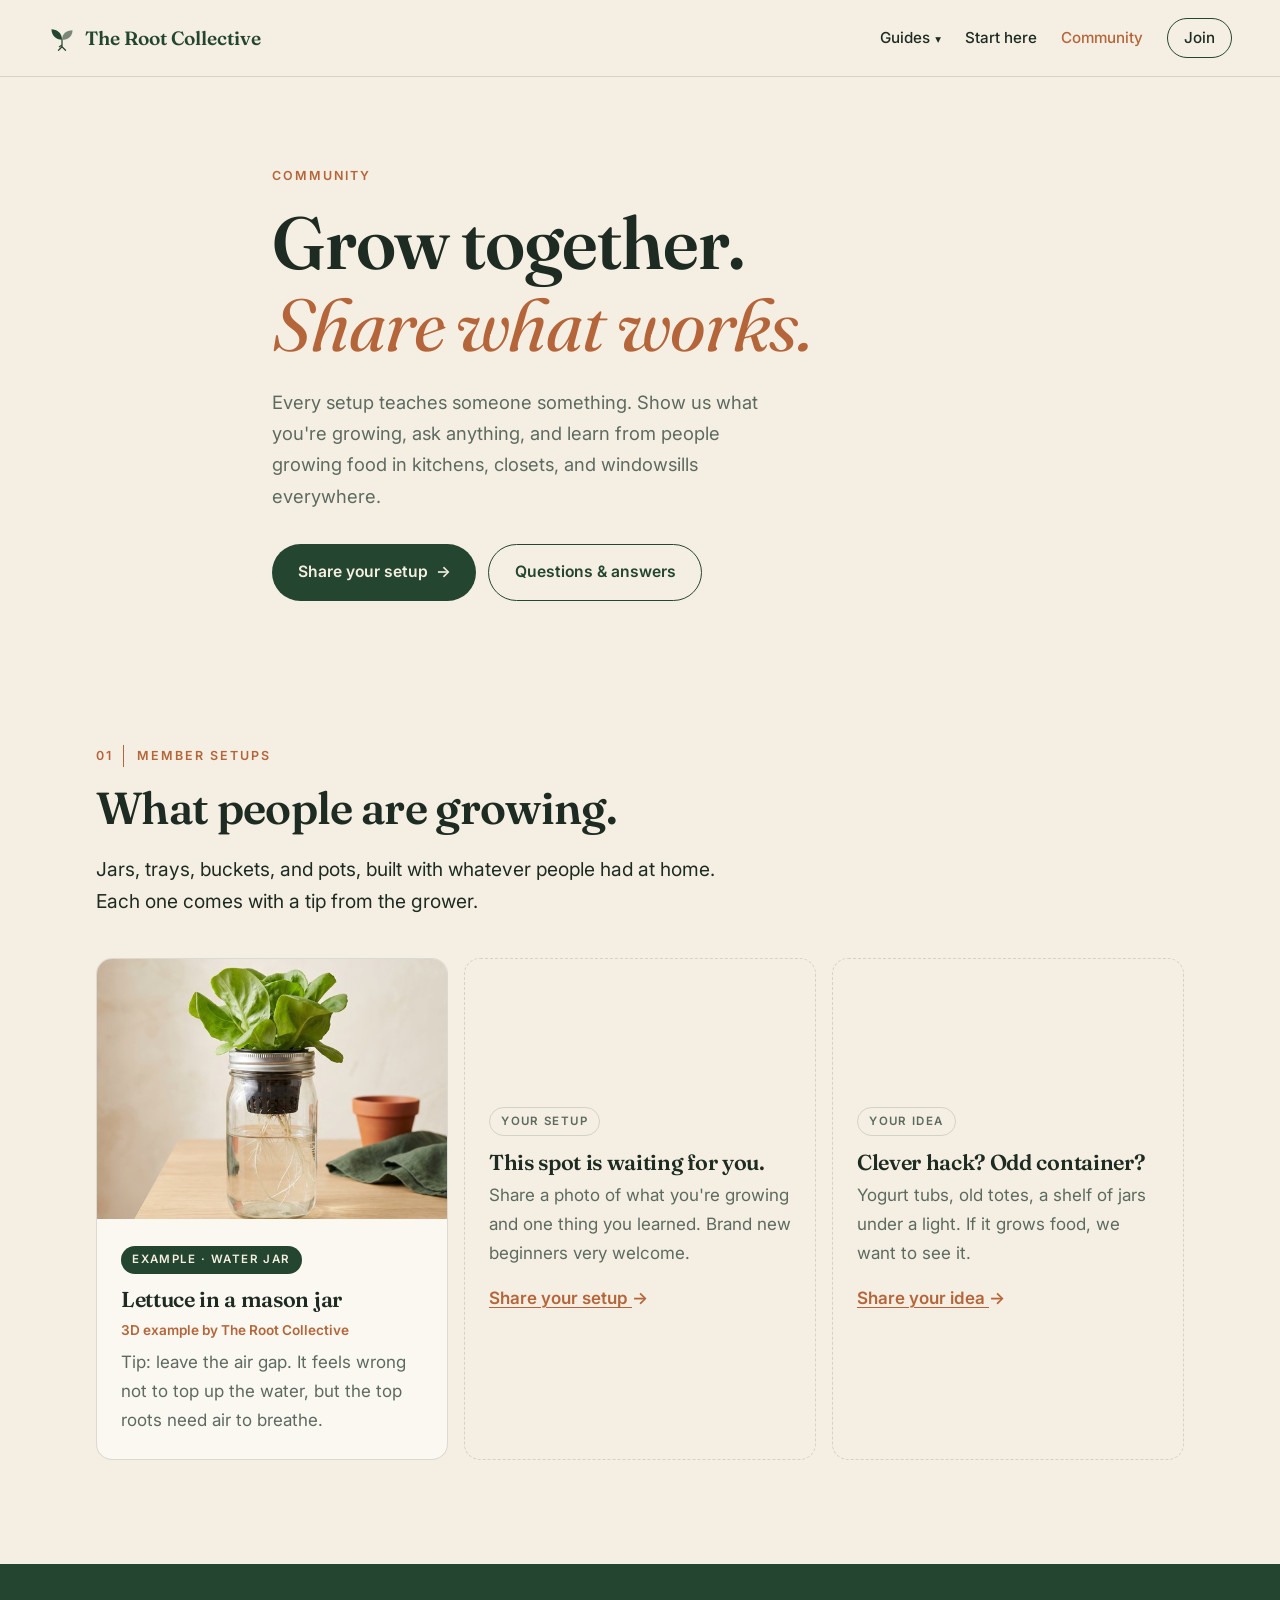
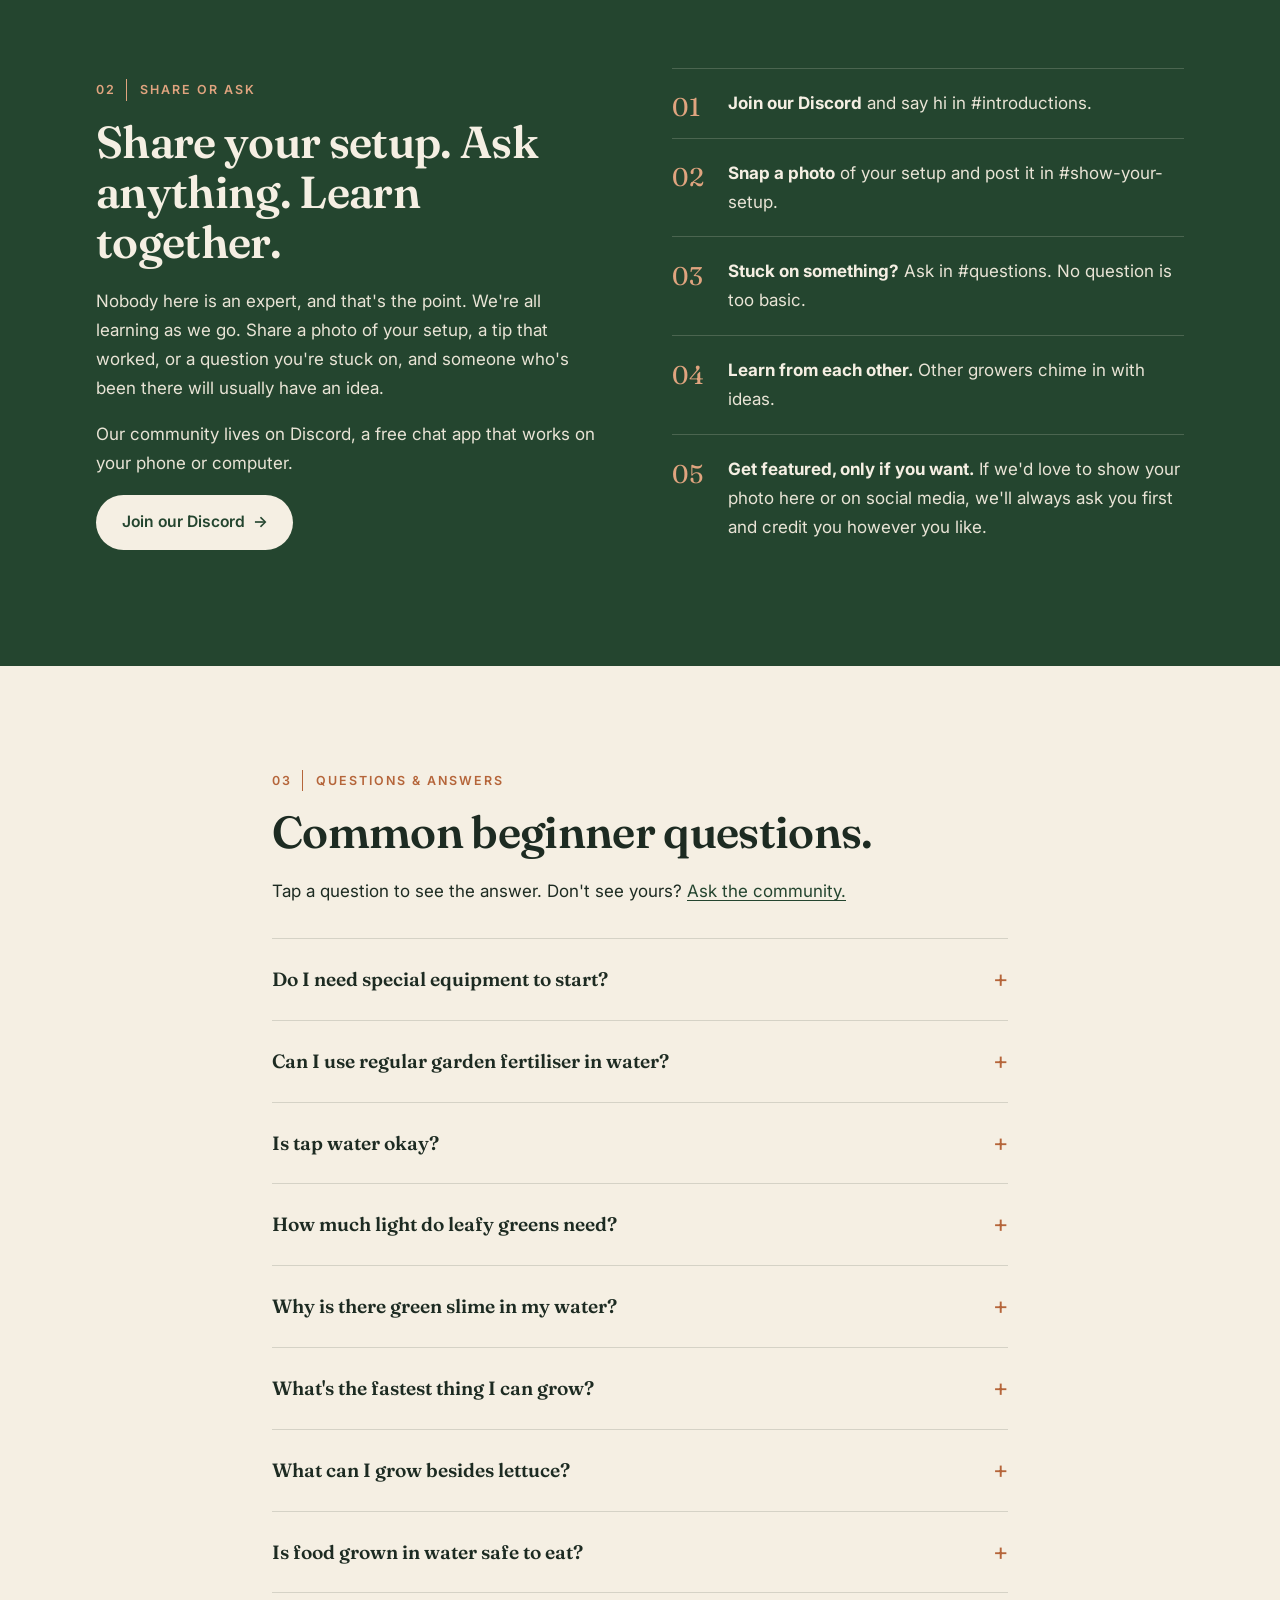
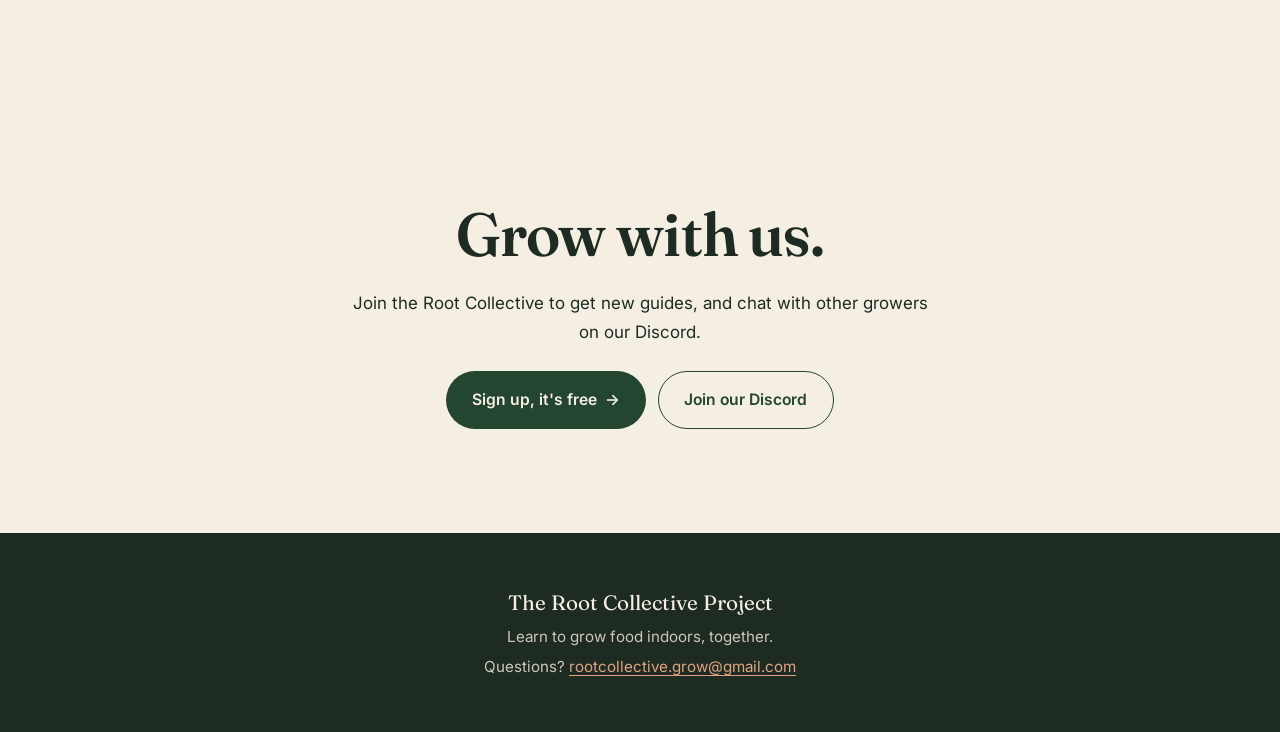
<file: community.html>
<!DOCTYPE html>
<html lang="en-CA">
<head>
  <meta charset="UTF-8">
  <meta name="viewport" content="width=device-width, initial-scale=1">
  <meta name="color-scheme" content="light dark">
  <meta name="theme-color" content="#f5efe3" media="(prefers-color-scheme: light)">
  <meta name="theme-color" content="#111813" media="(prefers-color-scheme: dark)">
  <title>Community · The Root Collective Project</title>
  <meta name="description" content="Share your indoor growing setup, see what other members are growing, and find answers to common beginner questions.">
  <!-- Free fonts from Google: Fraunces (headings) and Inter (body text) -->
  <link rel="preconnect" href="https://fonts.googleapis.com">
  <link rel="preconnect" href="https://fonts.gstatic.com" crossorigin>
  <link rel="stylesheet" href="https://fonts.googleapis.com/css2?family=Fraunces:ital,opsz,wght@0,9..144,400;0,9..144,600;1,9..144,400&family=Inter:wght@400;500;600&display=swap">
  <!-- SHARE: link previews -->
  <meta property="og:type" content="website">
  <meta property="og:site_name" content="The Root Collective">
  <meta property="og:title" content="Community · The Root Collective Project">
  <meta property="og:description" content="Share your indoor growing setup, see what other members are growing, and find answers to common beginner questions.">
  <meta property="og:url" content="https://rootcollective-grow.github.io/community.html">
  <meta property="og:image" content="https://rootcollective-grow.github.io/images/card-jar.jpg">
  <meta property="og:image:alt" content="Community · The Root Collective Project">
  <meta name="twitter:card" content="summary_large_image">
  <link rel="canonical" href="https://rootcollective-grow.github.io/community.html">
  <!-- /SHARE -->
  <link rel="icon" href="favicon.svg" type="image/svg+xml">
  <link rel="icon" href="favicon.ico" sizes="any">
  <link rel="apple-touch-icon" href="apple-touch-icon.png">
  <link rel="stylesheet" href="styles.css">
  <!-- Private visitor counter (GoatCounter, no cookies). Stats: https://rootcollective.goatcounter.com -->
  <script data-goatcounter="https://rootcollective.goatcounter.com/count" async src="//gc.zgo.at/count.js"></script>
</head>
<body>

  <header class="site-header">
    <a class="logo" href="index.html">
      <svg class="logo-mark" viewBox="0 0 32 32" aria-hidden="true">
        <path d="M16 18 C16 10 10 6 4 6 C4 13 9 18 16 18 Z" fill="currentColor"/>
        <path d="M16 18 C16 11 21 7 28 7 C28 14 23 18 16 18 Z" fill="currentColor" opacity="0.6"/>
        <path d="M16 18 V26 M16 26 L12 30 M16 26 L20 30 M16 24 L13 26" stroke="currentColor" stroke-width="1.4" fill="none" stroke-linecap="round"/>
      </svg>
      <span>The Root Collective</span>
    </a>
    <nav aria-label="Main">
      <details class="nav-guides">
        <summary>Guides</summary>
        <div class="nav-menu">
          <p class="nav-menu-title">Ways to grow</p>
          <a href="water-jars.html">Water jars</a>
          <a href="microgreens.html">Microgreens</a>
          <a href="soil.html">Pots of soil</a>
          <a href="bubble-bucket.html">Bubble buckets</a>
          <p class="nav-menu-title">The basics</p>
          <a href="seed-starting.html">Starting seeds</a>
          <a href="lighting.html">Light</a>
          <a href="ph.html">pH</a>
          <a href="plant-food.html">Plant food</a>
          <p class="nav-menu-title">Tools</p>
          <a href="savings.html">Savings calculator</a>
          <a href="planner.html">Planting planner</a>
        </div>
      </details>
      <a href="start-here.html">Start here</a>
      <a href="community.html" aria-current="page">Community</a>
      <a class="nav-join" href="index.html#join">Join</a>
    </nav>
  </header>

  <main>

    <section class="hero hero-small">
      <div class="hero-text">
        <p class="eyebrow">Community</p>
        <h1>Grow together. <em>Share what works.</em></h1>
        <p class="hero-lead">Every setup teaches someone something. Show us what you're growing, ask anything, and learn from people growing food in kitchens, closets, and windowsills everywhere.</p>
        <div class="buttons">
          <a class="button" href="#share">Share your setup <span aria-hidden="true">→</span></a>
          <a class="button button-ghost" href="#questions">Questions &amp; answers</a>
        </div>
      </div>
    </section>

    <!-- Showcase of members' setups (add new ones by copying a "setup" card) -->
    <section class="section">
      <p class="eyebrow"><span class="eyebrow-num">01</span> Member setups</p>
      <h2>What people are growing.</h2>
      <p class="lead narrow-text">Jars, trays, buckets, and pots, built with whatever people had at home. Each one comes with a tip from the grower.</p>
      <div class="showcase">
        <article class="setup">
          <img src="images/card-jar.jpg" width="560" height="420" alt="A 3D picture of a lettuce growing in a glass mason jar of water, with its roots hanging down">
          <div class="setup-text">
            <span class="method-tag">Example · water jar</span>
            <h3>Lettuce in a mason jar</h3>
            <p class="setup-by">3D example by The Root Collective</p>
            <p>Tip: leave the air gap. It feels wrong not to top up the water, but the top roots need air to breathe.</p>
          </div>
        </article>
        <article class="setup setup-empty">
          <div class="setup-text">
            <span class="method-tag method-tag-soon">Your setup</span>
            <h3>This spot is waiting for you.</h3>
            <p>Share a photo of what you're growing and one thing you learned. Brand new beginners very welcome.</p>
            <a class="method-link" href="#share">Share your setup <span aria-hidden="true">→</span></a>
          </div>
        </article>
        <article class="setup setup-empty">
          <div class="setup-text">
            <span class="method-tag method-tag-soon">Your idea</span>
            <h3>Clever hack? Odd container?</h3>
            <p>Yogurt tubs, old totes, a shelf of jars under a light. If it grows food, we want to see it.</p>
            <a class="method-link" href="#share">Share your idea <span aria-hidden="true">→</span></a>
          </div>
        </article>
      </div>
    </section>

    <!-- How to share or ask: links to the Root Collective Discord server -->
    <section id="share" class="section-dark">
      <div class="section split">
        <div>
          <p class="eyebrow"><span class="eyebrow-num">02</span> Share or ask</p>
          <h2>Share your setup. Ask anything. Learn together.</h2>
          <p>Nobody here is an expert, and that's the point. We're all learning as we go. Share a photo of your setup, a tip that worked, or a question you're stuck on, and someone who's been there will usually have an idea.</p>
          <p>Our community lives on Discord, a free chat app that works on your phone or computer.</p>
          <a class="button button-light" href="https://discord.gg/AST98zXSZ" target="_blank" rel="noopener">Join our Discord <span aria-hidden="true">→</span></a>
        </div>
        <ol class="share-steps">
          <li><strong>Join our Discord</strong> and say hi in #introductions.</li>
          <li><strong>Snap a photo</strong> of your setup and post it in #show-your-setup.</li>
          <li><strong>Stuck on something?</strong> Ask in #questions. No question is too basic.</li>
          <li><strong>Learn from each other.</strong> Other growers chime in with ideas.</li>
          <li><strong>Get featured, only if you want.</strong> If we'd love to show your photo here or on social media, we'll always ask you first and credit you however you like.</li>
        </ol>
      </div>
    </section>

    <!-- Questions and answers (click a question to open it) -->
    <section id="questions" class="section narrow">
      <p class="eyebrow"><span class="eyebrow-num">03</span> Questions &amp; answers</p>
      <h2>Common beginner questions.</h2>
      <p>Tap a question to see the answer. Don't see yours? <a href="#share">Ask the community.</a></p>

      <div class="faq">
        <details>
          <summary>Do I need special equipment to start?</summary>
          <p>No. A jar, some seeds, plant food, and a bright window are enough for your first harvest. Our <a href="water-jars.html">jar guide</a> shows you how. A small LED grow light helps a lot in winter, but you can add one later.</p>
        </details>
        <details>
          <summary>Can I use regular garden fertiliser in water?</summary>
          <p>It's best not to. Plants growing in water get everything from what you mix in, and most garden fertilisers are made to work alongside soil, so they're missing some nutrients. Look for plant food labelled "hydroponic" and follow the amounts on the label. Our <a href="plant-food.html">plant food guide</a> explains what to buy.</p>
        </details>
        <details>
          <summary>Is tap water okay?</summary>
          <p>Usually, yes. Very hard water can push the pH (how acidic or alkaline the water is) too high for some plants, so if your plants look pale or slow, a cheap pH test kit can tell you whether that's the problem. Our <a href="ph.html">pH guide</a> shows how.</p>
        </details>
        <details>
          <summary>How much light do leafy greens need?</summary>
          <p>About 12 to 16 hours a day. Your sunniest window can work from spring to fall. In winter, days are too short and dim for most greens, so a small LED grow light makes a big difference. Our <a href="lighting.html">light guide</a> has more.</p>
        </details>
        <details>
          <summary>Why is there green slime in my water?</summary>
          <p>That's algae, and it grows when light reaches the water. It isn't dangerous, but it competes with your plant. Cover the jar or container so no light gets in.</p>
        </details>
        <details>
          <summary>What's the fastest thing I can grow?</summary>
          <p>Microgreens. They're ready to cut in about 1 to 3 weeks, depending on the seed. Radish, broccoli, and pea shoots are easy ones to start with. Our <a href="microgreens.html">microgreens guide</a> shows you how.</p>
        </details>
        <details>
          <summary>What can I grow besides lettuce?</summary>
          <p>Lots! Leafy greens like spinach and kale, herbs like basil, mint, and parsley, and green onions all grow well indoors. Fruiting plants like tomatoes and peppers are possible too, but they need much more light and a bigger setup, so they're better as a second project.</p>
        </details>
        <details>
          <summary>Is food grown in water safe to eat?</summary>
          <p>Yes. Hydroponic farms grow a lot of the lettuce sold in stores. Rinse your harvest like you would any produce, and keep your containers clean between grows.</p>
        </details>
      </div>
    </section>

    <section class="section section-join">
      <h2>Grow with us.</h2>
      <p>Join the Root Collective to get new guides, and chat with other growers on our Discord.</p>
      <div class="buttons buttons-center">
        <a class="button" href="https://docs.google.com/forms/d/e/1FAIpQLSeoeLCS9HHM_jg-nk97J0i8qkLeaK_hERwWRueJuKdJKxjQ8Q/viewform" target="_blank" rel="noopener">Sign up, it's free <span aria-hidden="true">→</span></a>
        <a class="button button-ghost" href="https://discord.gg/AST98zXSZ" target="_blank" rel="noopener">Join our Discord</a>
      </div>
    </section>

  </main>

  <footer class="site-footer">
    <p class="footer-name">The Root Collective Project</p>
    <p>Learn to grow food indoors, together.</p>
    <p>Questions? <a class="footer-link" href="mailto:rootcollective.grow@gmail.com">rootcollective.grow@gmail.com</a></p>
  </footer>

  <script src="animations.js"></script>
  <!-- Start each page at the top (helps when the site is shown inside a preview frame) -->
  <script>if (!location.hash) { document.body.scrollIntoView({ block: 'start', behavior: 'instant' }); }</script>
</body>
</html>
</file>
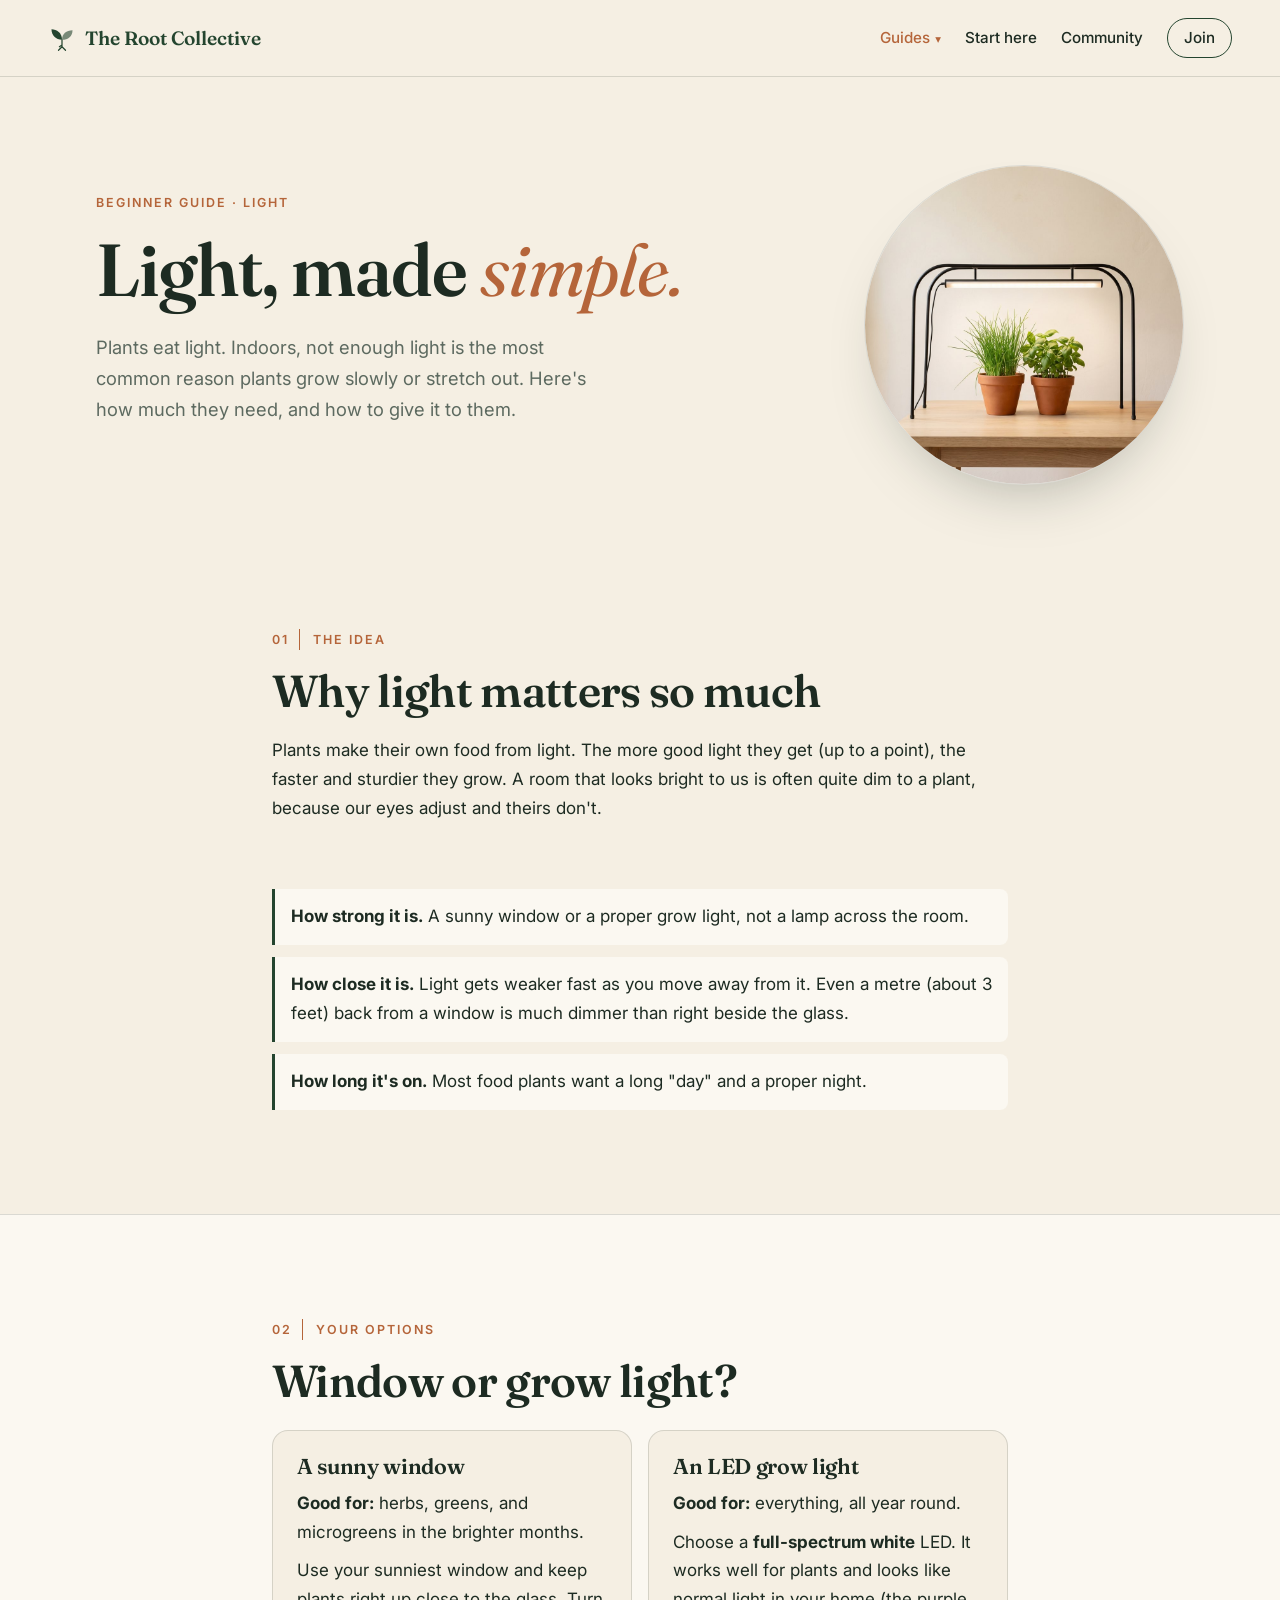
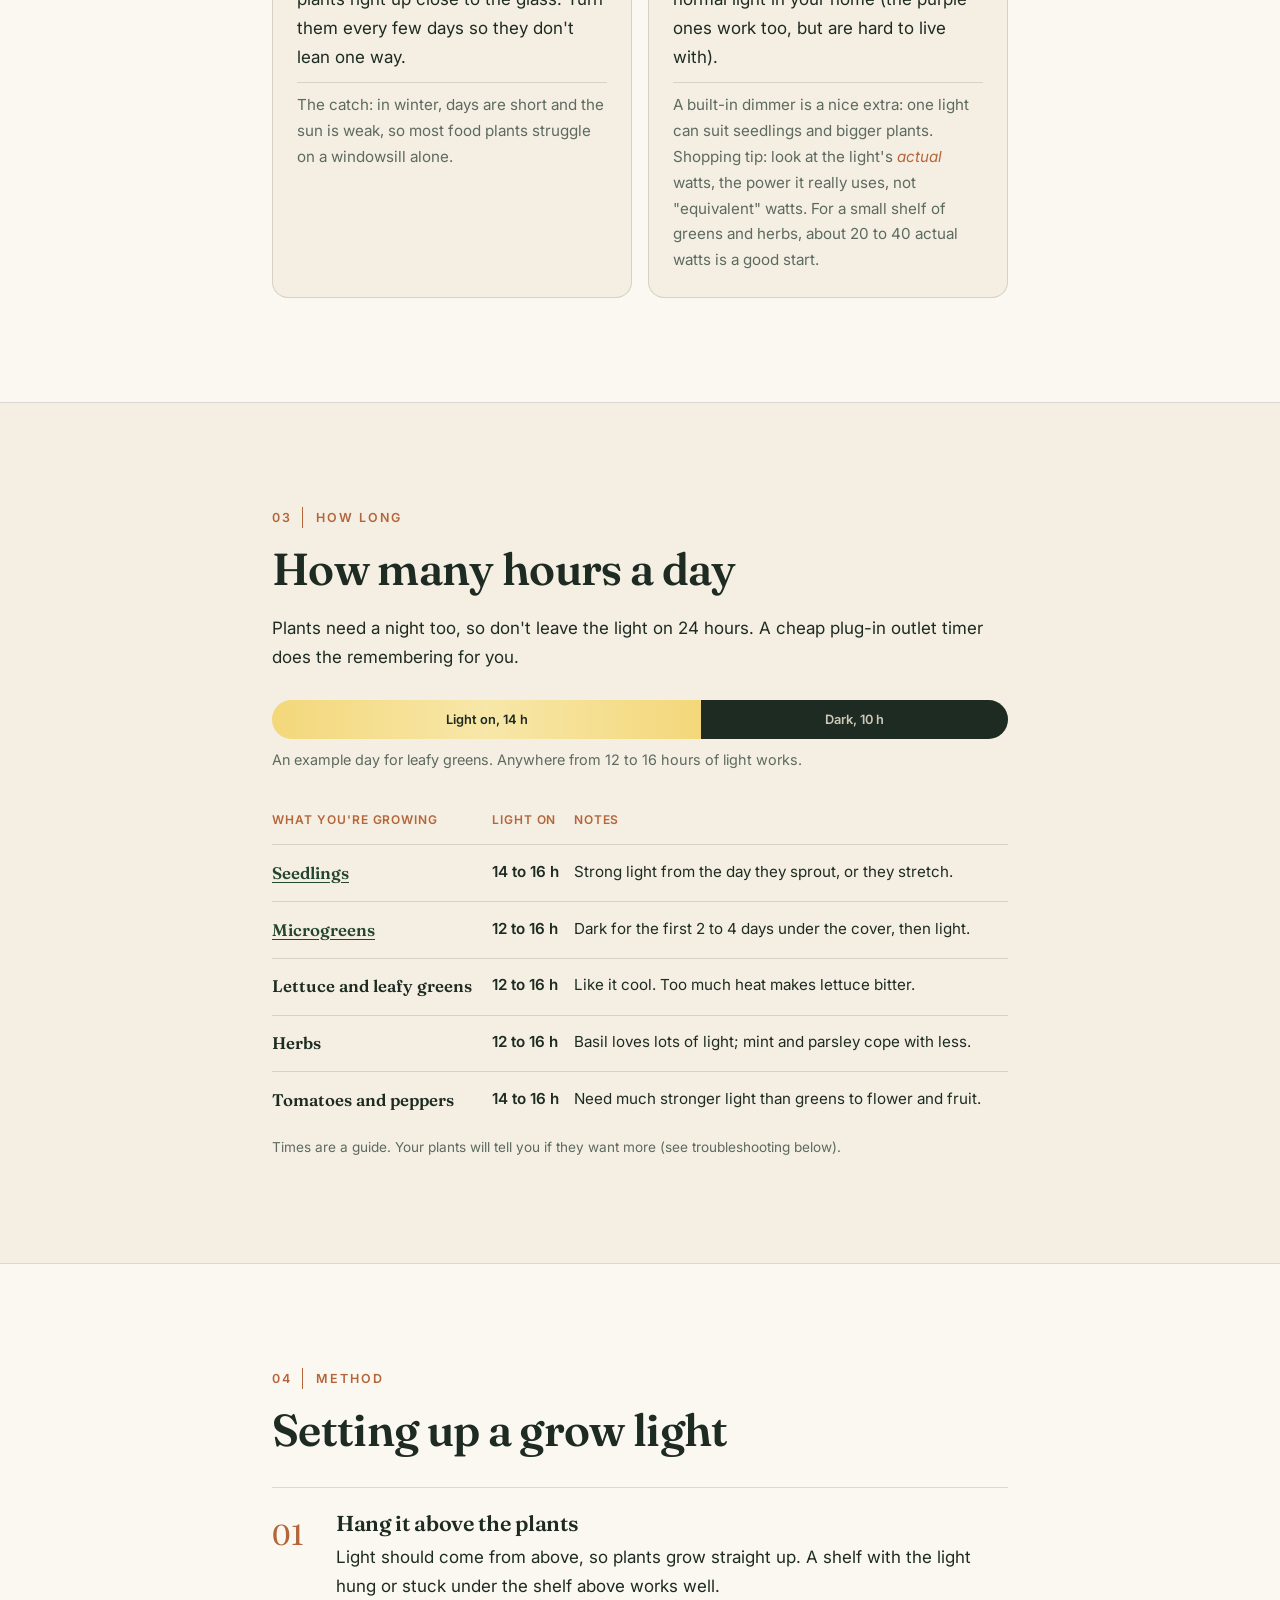
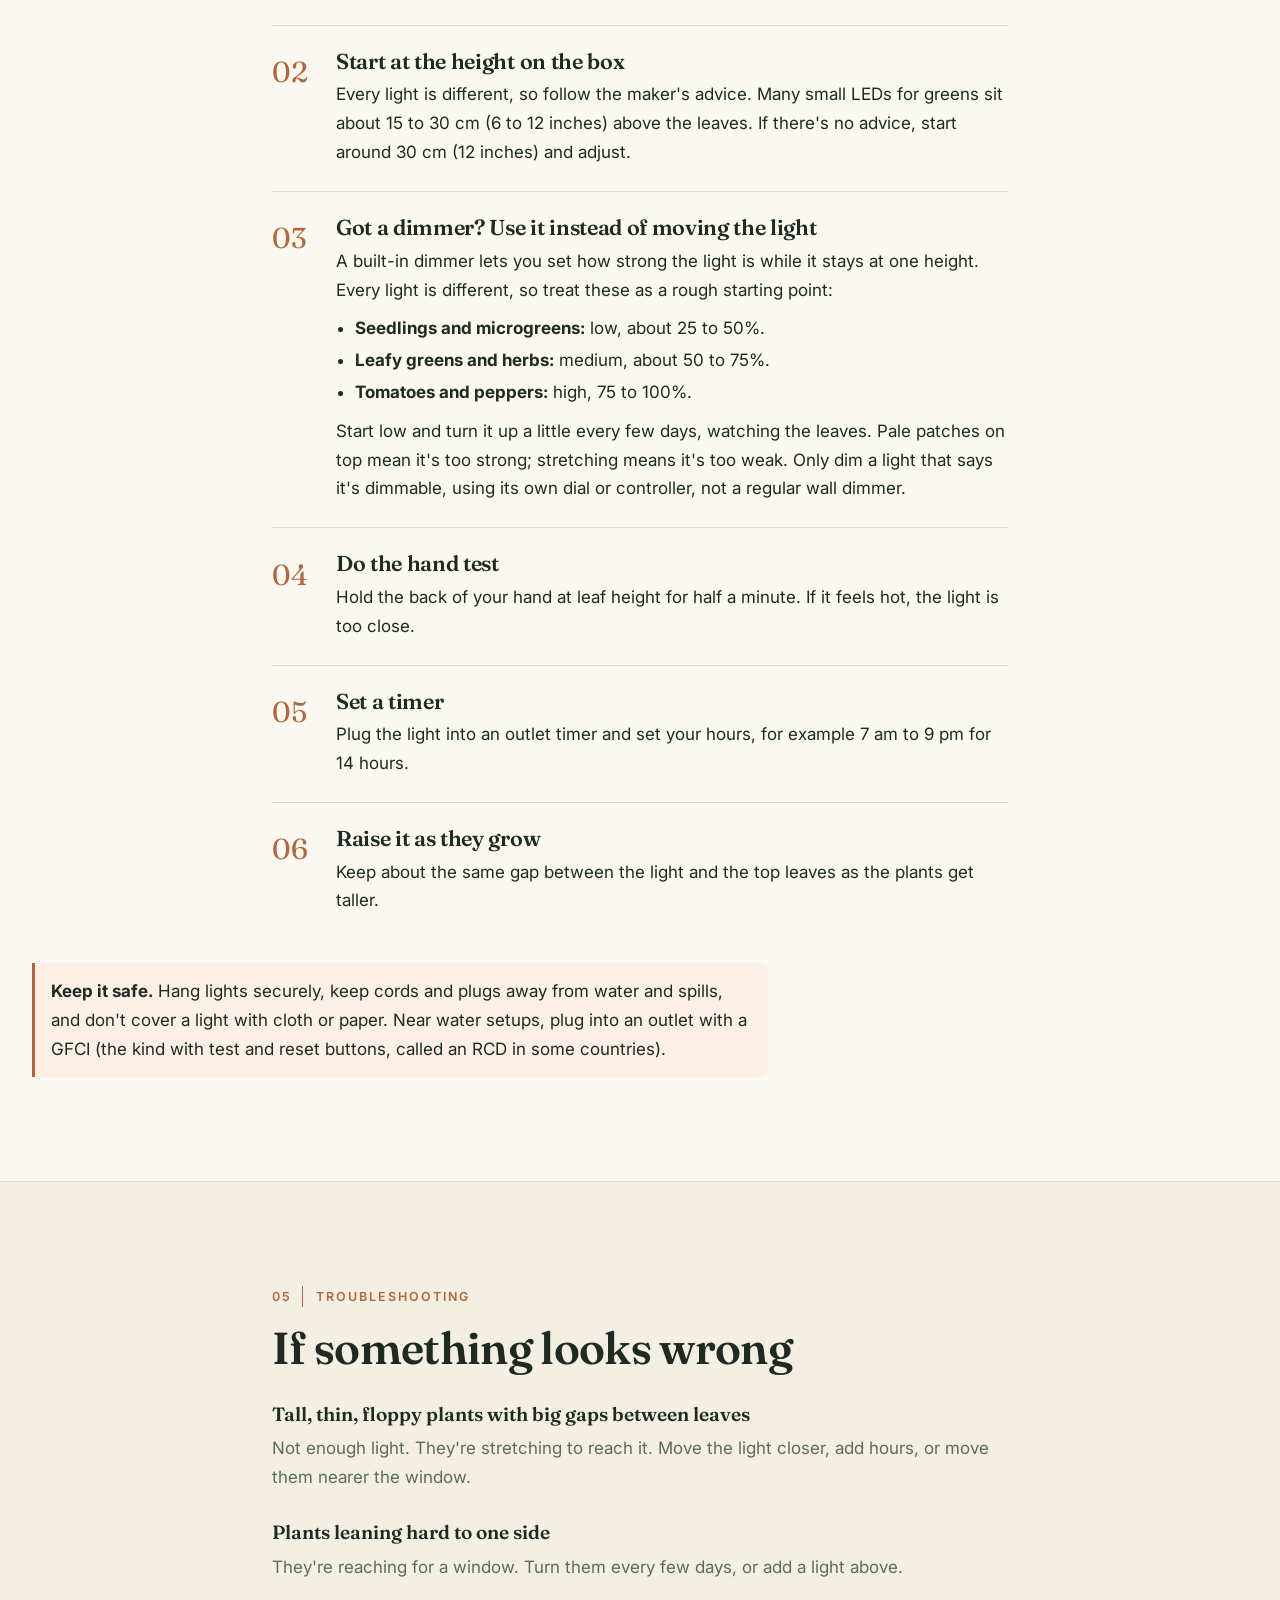
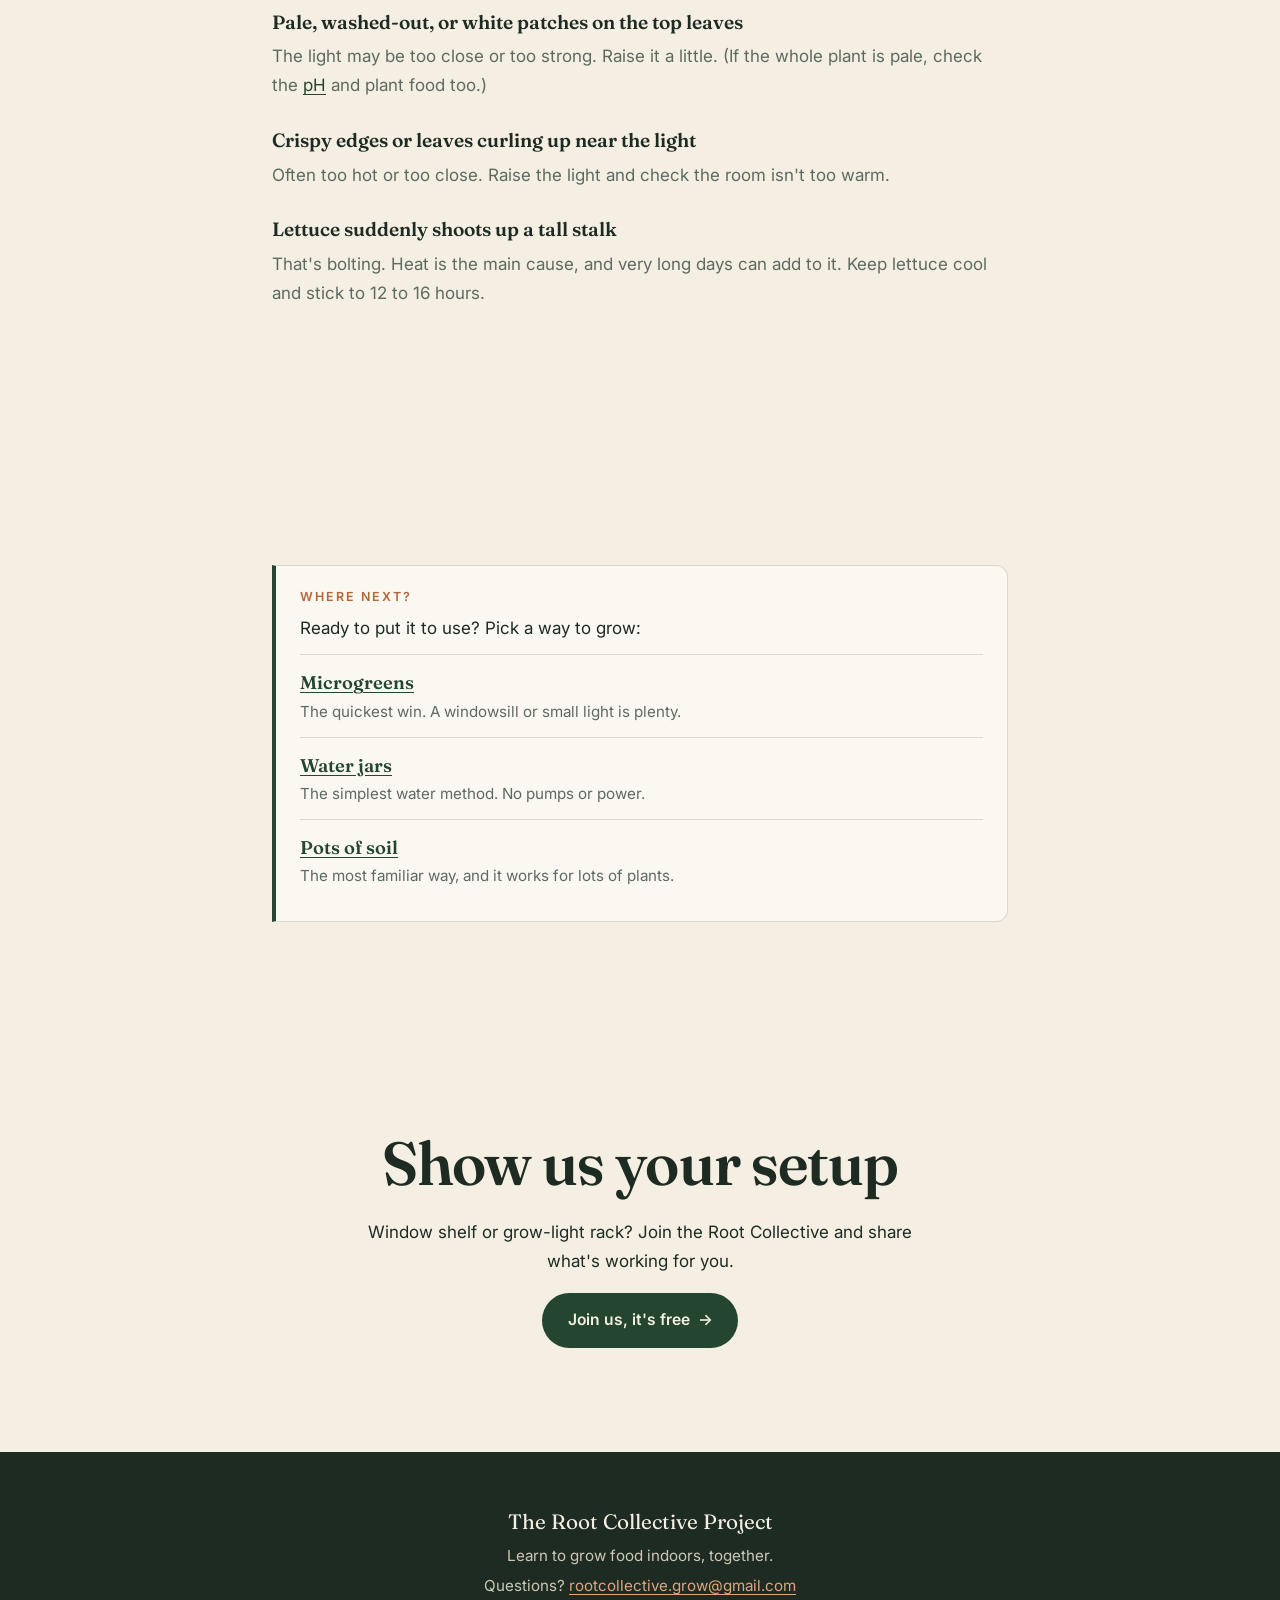
<file: lighting.html>
<!DOCTYPE html>
<html lang="en-CA">
<head>
  <meta charset="UTF-8">
  <meta name="viewport" content="width=device-width, initial-scale=1">
  <meta name="color-scheme" content="light dark">
  <meta name="theme-color" content="#f5efe3" media="(prefers-color-scheme: light)">
  <meta name="theme-color" content="#111813" media="(prefers-color-scheme: dark)">
  <title>Light made simple · The Root Collective Project</title>
  <meta name="description" content="How much light indoor food plants need, window or grow light, how many hours, how close, and how to tell when the light is wrong.">
  <!-- Free fonts from Google: Fraunces (headings) and Inter (body text) -->
  <link rel="preconnect" href="https://fonts.googleapis.com">
  <link rel="preconnect" href="https://fonts.gstatic.com" crossorigin>
  <link rel="stylesheet" href="https://fonts.googleapis.com/css2?family=Fraunces:ital,opsz,wght@0,9..144,400;0,9..144,600;1,9..144,400&family=Inter:wght@400;500;600&display=swap">
  <!-- SHARE: link previews -->
  <meta property="og:type" content="website">
  <meta property="og:site_name" content="The Root Collective">
  <meta property="og:title" content="Light made simple · The Root Collective Project">
  <meta property="og:description" content="How much light indoor food plants need, window or grow light, how many hours, how close, and how to tell when the light is wrong.">
  <meta property="og:url" content="https://rootcollective-grow.github.io/lighting.html">
  <meta property="og:image" content="https://rootcollective-grow.github.io/images/hero-light.jpg">
  <meta property="og:image:alt" content="Light made simple · The Root Collective Project">
  <meta name="twitter:card" content="summary_large_image">
  <link rel="canonical" href="https://rootcollective-grow.github.io/lighting.html">
  <!-- /SHARE -->
  <link rel="icon" href="favicon.svg" type="image/svg+xml">
  <link rel="icon" href="favicon.ico" sizes="any">
  <link rel="apple-touch-icon" href="apple-touch-icon.png">
  <link rel="stylesheet" href="styles.css">
  <!-- Private visitor counter (GoatCounter, no cookies). Stats: https://rootcollective.goatcounter.com -->
  <script data-goatcounter="https://rootcollective.goatcounter.com/count" async src="//gc.zgo.at/count.js"></script>
</head>
<body>

  <header class="site-header">
    <a class="logo" href="index.html">
      <svg class="logo-mark" viewBox="0 0 32 32" aria-hidden="true">
        <path d="M16 18 C16 10 10 6 4 6 C4 13 9 18 16 18 Z" fill="currentColor"/>
        <path d="M16 18 C16 11 21 7 28 7 C28 14 23 18 16 18 Z" fill="currentColor" opacity="0.6"/>
        <path d="M16 18 V26 M16 26 L12 30 M16 26 L20 30 M16 24 L13 26" stroke="currentColor" stroke-width="1.4" fill="none" stroke-linecap="round"/>
      </svg>
      <span>The Root Collective</span>
    </a>
    <nav aria-label="Main">
      <details class="nav-guides">
        <summary class="is-current">Guides</summary>
        <div class="nav-menu">
          <p class="nav-menu-title">Ways to grow</p>
          <a href="water-jars.html">Water jars</a>
          <a href="microgreens.html">Microgreens</a>
          <a href="soil.html">Pots of soil</a>
          <a href="bubble-bucket.html">Bubble buckets</a>
          <p class="nav-menu-title">The basics</p>
          <a href="seed-starting.html">Starting seeds</a>
          <a href="lighting.html" aria-current="page">Light</a>
          <a href="ph.html">pH</a>
          <a href="plant-food.html">Plant food</a>
          <p class="nav-menu-title">Tools</p>
          <a href="savings.html">Savings calculator</a>
          <a href="planner.html">Planting planner</a>
        </div>
      </details>
      <a href="start-here.html">Start here</a>
      <a href="community.html">Community</a>
      <a class="nav-join" href="index.html#join">Join</a>
    </nav>
  </header>

  <main>

    <section class="hero hero-small hero-with-art">
      <div class="hero-text">
        <p class="eyebrow">Beginner guide · Light</p>
        <h1>Light, made <em>simple.</em></h1>
        <p class="hero-lead">Plants eat light. Indoors, not enough light is the most common reason plants grow slowly or stretch out. Here's how much they need, and how to give it to them.</p>
      </div>
      <div class="hero-plate">
        <img class="hero-photo" src="images/hero-light.jpg" width="1000" height="1000" alt="Chives and basil in pots under a slim LED grow light on a simple stand">
      </div>
    </section>

    <!-- Why light matters -->
    <section class="section narrow">
      <p class="eyebrow"><span class="eyebrow-num">01</span> The idea</p>
      <h2>Why light matters so much</h2>
      <p>Plants make their own food from light. The more good light they get (up to a point), the faster and sturdier they grow. A room that looks bright to us is often quite dim to a plant, because our eyes adjust and theirs don't.</p>
      <p>Light comes down to three things:</p>
      <ul class="safety-list light-three">
        <li><strong>How strong it is.</strong> A sunny window or a proper grow light, not a lamp across the room.</li>
        <li><strong>How close it is.</strong> Light gets weaker fast as you move away from it. Even a metre (about 3 feet) back from a window is much dimmer than right beside the glass.</li>
        <li><strong>How long it's on.</strong> Most food plants want a long "day" and a proper night.</li>
      </ul>
    </section>

    <!-- Window or grow light -->
    <section class="section section-tinted">
      <p class="eyebrow"><span class="eyebrow-num">02</span> Your options</p>
      <h2>Window or grow light?</h2>
      <div class="light-options">
        <div class="light-option">
          <h3>A sunny window</h3>
          <p><strong>Good for:</strong> herbs, greens, and microgreens in the brighter months.</p>
          <p>Use your sunniest window and keep plants right up close to the glass. Turn them every few days so they don't lean one way.</p>
          <p class="light-catch">The catch: in winter, days are short and the sun is weak, so most food plants struggle on a windowsill alone.</p>
        </div>
        <div class="light-option">
          <h3>An LED grow light</h3>
          <p><strong>Good for:</strong> everything, all year round.</p>
          <p>Choose a <strong>full-spectrum white</strong> LED. It works well for plants and looks like normal light in your home (the purple ones work too, but are hard to live with).</p>
          <p class="light-catch">A built-in dimmer is a nice extra: one light can suit seedlings and bigger plants. Shopping tip: look at the light's <em>actual</em> watts, the power it really uses, not "equivalent" watts. For a small shelf of greens and herbs, about 20 to 40 actual watts is a good start.</p>
        </div>
      </div>
    </section>

    <!-- Hours -->
    <section class="section narrow">
      <p class="eyebrow"><span class="eyebrow-num">03</span> How long</p>
      <h2>How many hours a day</h2>
      <p>Plants need a night too, so don't leave the light on 24 hours. A cheap plug-in outlet timer does the remembering for you.</p>

      <figure class="light-day" aria-label="A day for leafy greens: about 14 hours of light and 10 hours of dark">
        <div class="light-day-bar" aria-hidden="true"><span class="light-on" style="width: calc(14 / 24 * 100%);">Light on, 14 h</span><span class="light-off">Dark, 10 h</span></div>
        <figcaption>An example day for leafy greens. Anywhere from 12 to 16 hours of light works.</figcaption>
      </figure>

      <div class="ph-table-wrap">
        <table class="ph-table">
          <thead><tr><th scope="col">What you're growing</th><th scope="col">Light on</th><th scope="col">Notes</th></tr></thead>
          <tbody>
            <tr><th scope="row"><a href="seed-starting.html">Seedlings</a></th><td>14 to 16 h</td><td>Strong light from the day they sprout, or they stretch.</td></tr>
            <tr><th scope="row"><a href="microgreens.html">Microgreens</a></th><td>12 to 16 h</td><td>Dark for the first 2 to 4 days under the cover, then light.</td></tr>
            <tr><th scope="row">Lettuce and leafy greens</th><td>12 to 16 h</td><td>Like it cool. Too much heat makes lettuce bitter.</td></tr>
            <tr><th scope="row">Herbs</th><td>12 to 16 h</td><td>Basil loves lots of light; mint and parsley cope with less.</td></tr>
            <tr><th scope="row">Tomatoes and peppers</th><td>14 to 16 h</td><td>Need much stronger light than greens to flower and fruit.</td></tr>
          </tbody>
        </table>
      </div>
      <p class="grow-note">Times are a guide. Your plants will tell you if they want more (see troubleshooting below).</p>
    </section>

    <!-- Setting it up -->
    <section class="section section-tinted">
      <p class="eyebrow"><span class="eyebrow-num">04</span> Method</p>
      <h2>Setting up a grow light</h2>
      <ol class="steps">
        <li>
          <h3>Hang it above the plants</h3>
          <p>Light should come from above, so plants grow straight up. A shelf with the light hung or stuck under the shelf above works well.</p>
        </li>
        <li>
          <h3>Start at the height on the box</h3>
          <p>Every light is different, so follow the maker's advice. Many small LEDs for greens sit about 15 to 30 cm (6 to 12 inches) above the leaves. If there's no advice, start around 30 cm (12 inches) and adjust.</p>
        </li>
        <li>
          <h3>Got a dimmer? Use it instead of moving the light</h3>
          <p>A built-in dimmer lets you set how strong the light is while it stays at one height. Every light is different, so treat these as a rough starting point:</p>
          <ul class="dim-list">
            <li><strong>Seedlings and microgreens:</strong> low, about 25 to 50%.</li>
            <li><strong>Leafy greens and herbs:</strong> medium, about 50 to 75%.</li>
            <li><strong>Tomatoes and peppers:</strong> high, 75 to 100%.</li>
          </ul>
          <p>Start low and turn it up a little every few days, watching the leaves. Pale patches on top mean it's too strong; stretching means it's too weak. Only dim a light that says it's dimmable, using its own dial or controller, not a regular wall dimmer.</p>
        </li>
        <li>
          <h3>Do the hand test</h3>
          <p>Hold the back of your hand at leaf height for half a minute. If it feels hot, the light is too close.</p>
        </li>
        <li>
          <h3>Set a timer</h3>
          <p>Plug the light into an outlet timer and set your hours, for example 7 am to 9 pm for 14 hours.</p>
        </li>
        <li>
          <h3>Raise it as they grow</h3>
          <p>Keep about the same gap between the light and the top leaves as the plants get taller.</p>
        </li>
      </ol>
      <ul class="safety-list">
        <li><strong>Keep it safe.</strong> Hang lights securely, keep cords and plugs away from water and spills, and don't cover a light with cloth or paper. Near water setups, plug into an outlet with a GFCI (the kind with test and reset buttons, called an RCD in some countries).</li>
      </ul>
    </section>

    <!-- Troubleshooting -->
    <section class="section narrow">
      <p class="eyebrow"><span class="eyebrow-num">05</span> Troubleshooting</p>
      <h2>If something looks wrong</h2>
      <dl class="problems">
        <dt>Tall, thin, floppy plants with big gaps between leaves</dt>
        <dd>Not enough light. They're stretching to reach it. Move the light closer, add hours, or move them nearer the window.</dd>
        <dt>Plants leaning hard to one side</dt>
        <dd>They're reaching for a window. Turn them every few days, or add a light above.</dd>
        <dt>Pale, washed-out, or white patches on the top leaves</dt>
        <dd>The light may be too close or too strong. Raise it a little. (If the whole plant is pale, check the <a href="ph.html">pH</a> and plant food too.)</dd>
        <dt>Crispy edges or leaves curling up near the light</dt>
        <dd>Often too hot or too close. Raise the light and check the room isn't too warm.</dd>
        <dt>Lettuce suddenly shoots up a tall stalk</dt>
        <dd>That's bolting. Heat is the main cause, and very long days can add to it. Keep lettuce cool and stick to 12 to 16 hours.</dd>
      </dl>
    </section>

    <!-- Where to go next -->
    <section class="section narrow">
      <aside class="before-box" aria-label="Where next">
        <p class="before-title">Where next?</p>
        <p>Ready to put it to use? Pick a way to grow:</p>
        <ul>
          <li><a href="microgreens.html">Microgreens</a><span>The quickest win. A windowsill or small light is plenty.</span></li>
          <li><a href="water-jars.html">Water jars</a><span>The simplest water method. No pumps or power.</span></li>
          <li><a href="soil.html">Pots of soil</a><span>The most familiar way, and it works for lots of plants.</span></li>
        </ul>
      </aside>
    </section>

    <section class="section section-join">
      <h2>Show us your setup</h2>
      <p>Window shelf or grow-light rack? Join the Root Collective and share what's working for you.</p>
      <a class="button" href="index.html#join">Join us, it's free <span aria-hidden="true">→</span></a>
    </section>

  </main>

  <footer class="site-footer">
    <p class="footer-name">The Root Collective Project</p>
    <p>Learn to grow food indoors, together.</p>
    <p>Questions? <a class="footer-link" href="mailto:rootcollective.grow@gmail.com">rootcollective.grow@gmail.com</a></p>
  </footer>

  <script src="animations.js"></script>
  <!-- Start each page at the top (helps when the site is shown inside a preview frame) -->
  <script>if (!location.hash) { document.body.scrollIntoView({ block: 'start', behavior: 'instant' }); }</script>
</body>
</html>
</file>
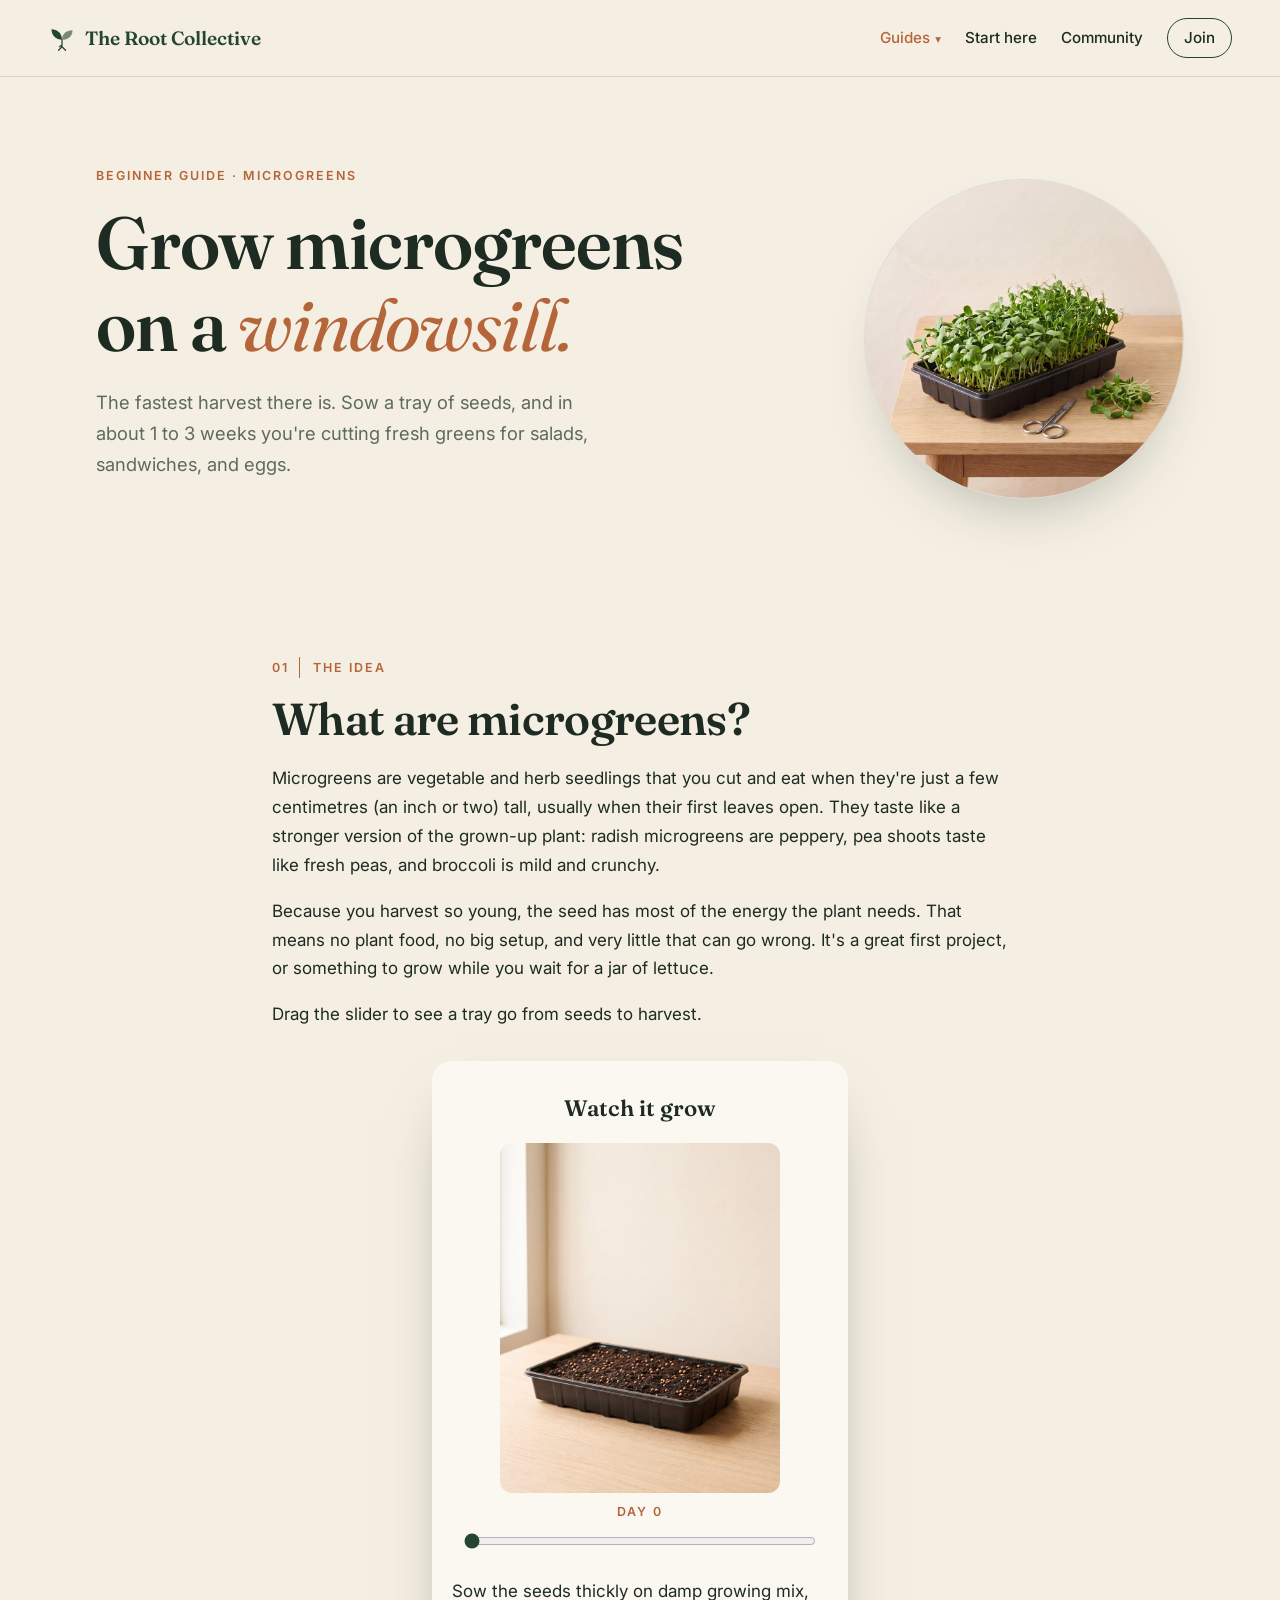
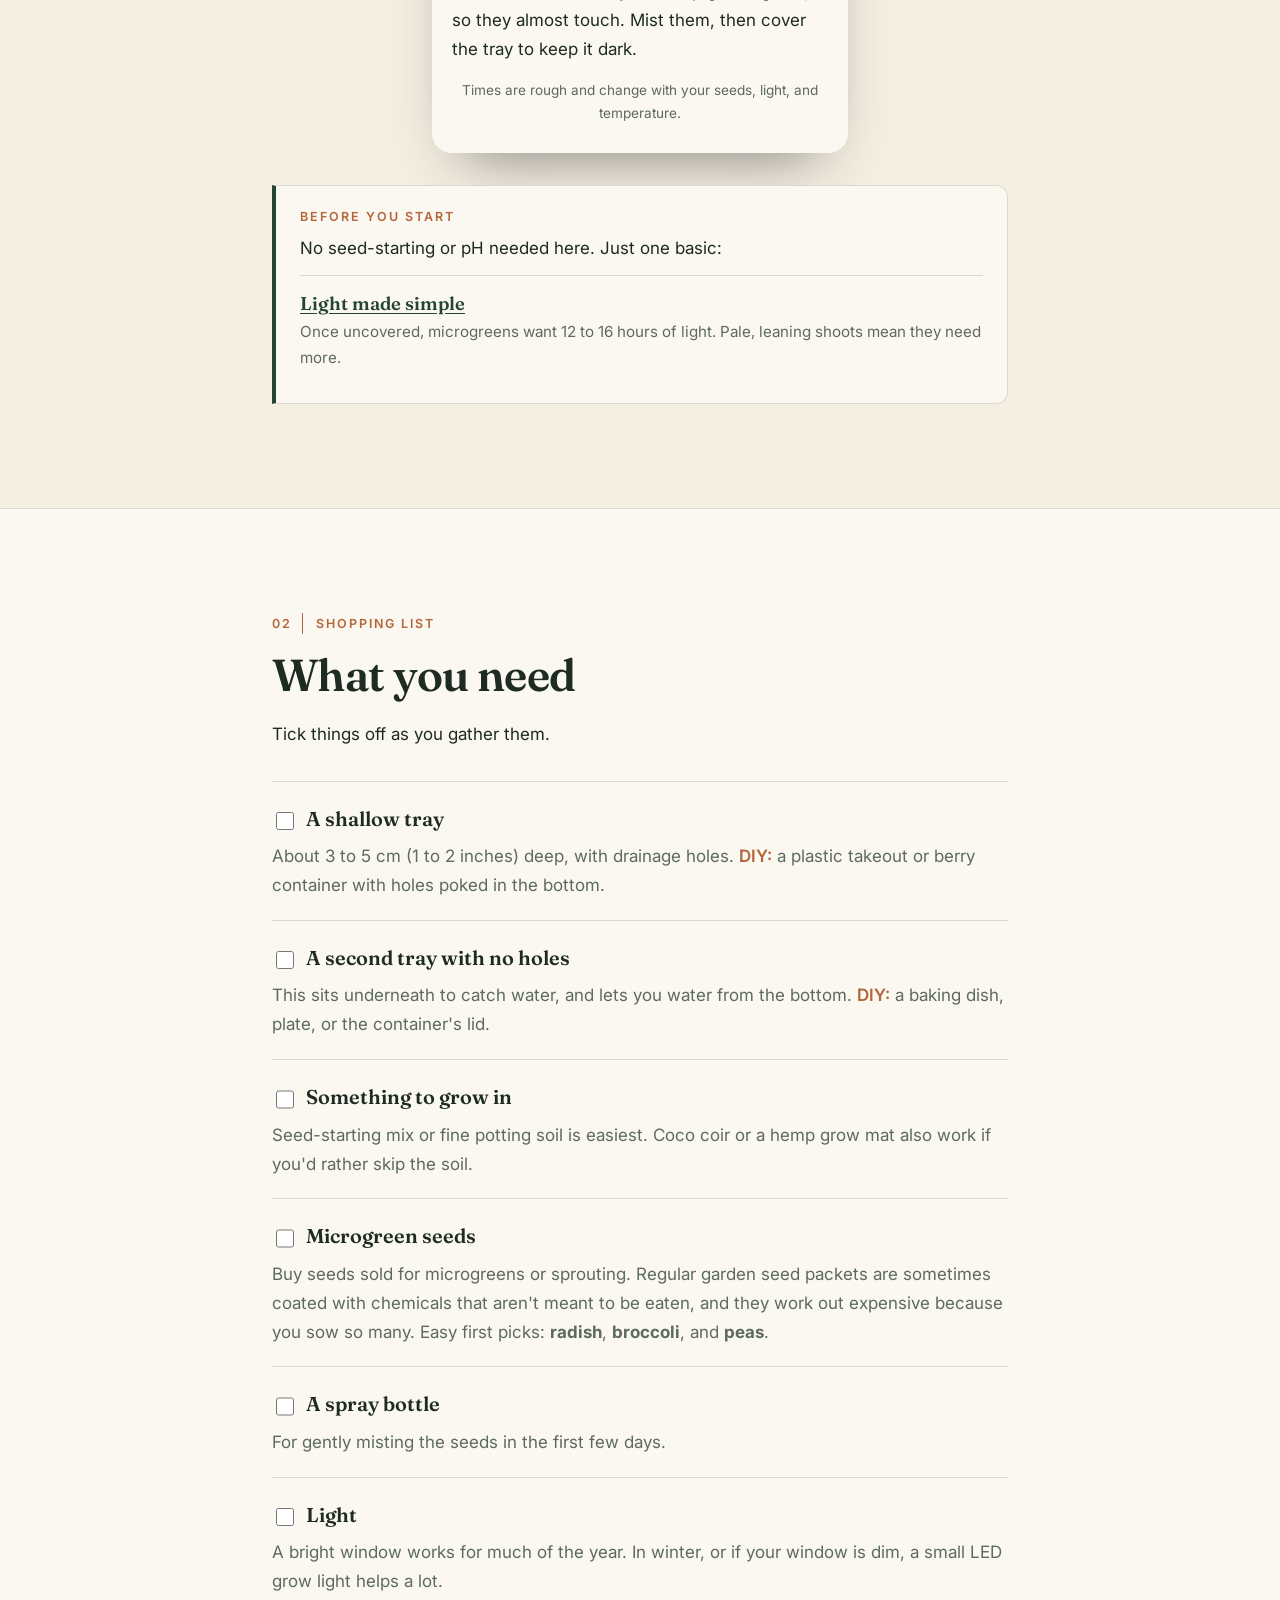
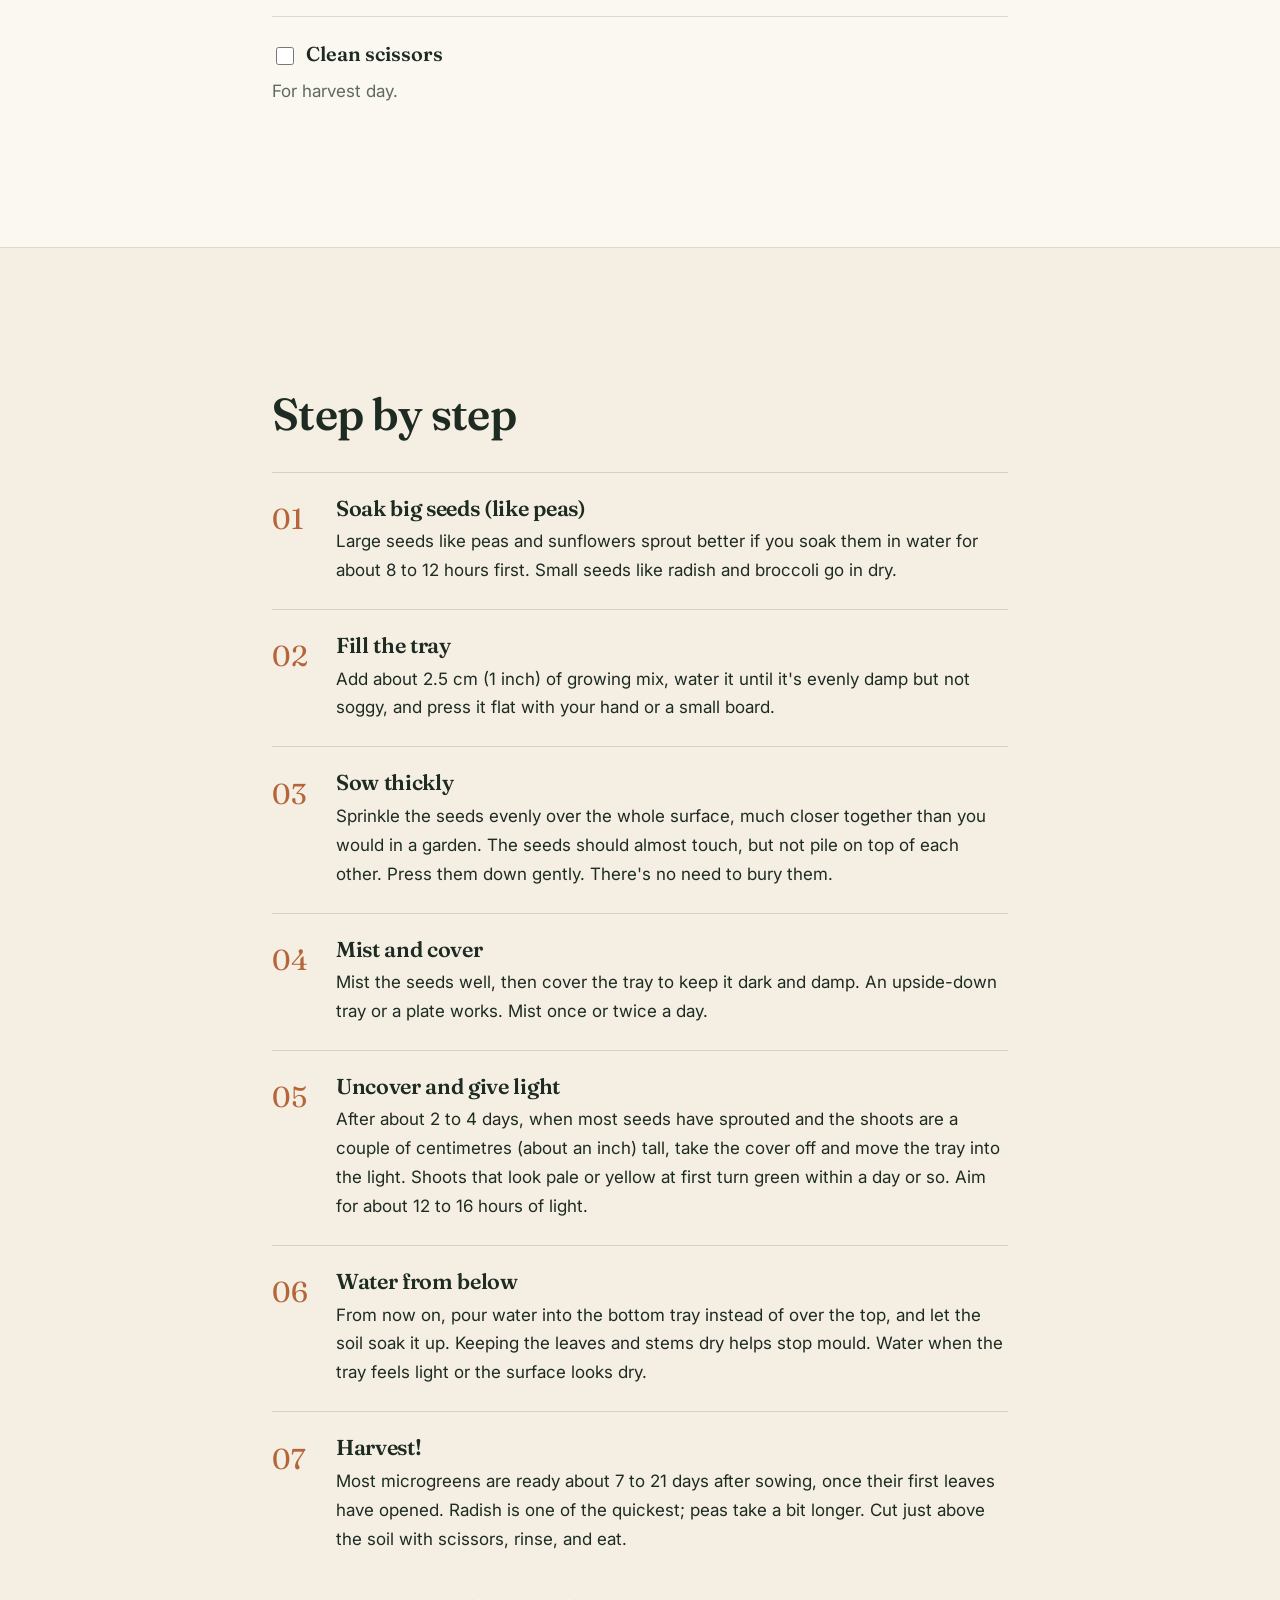
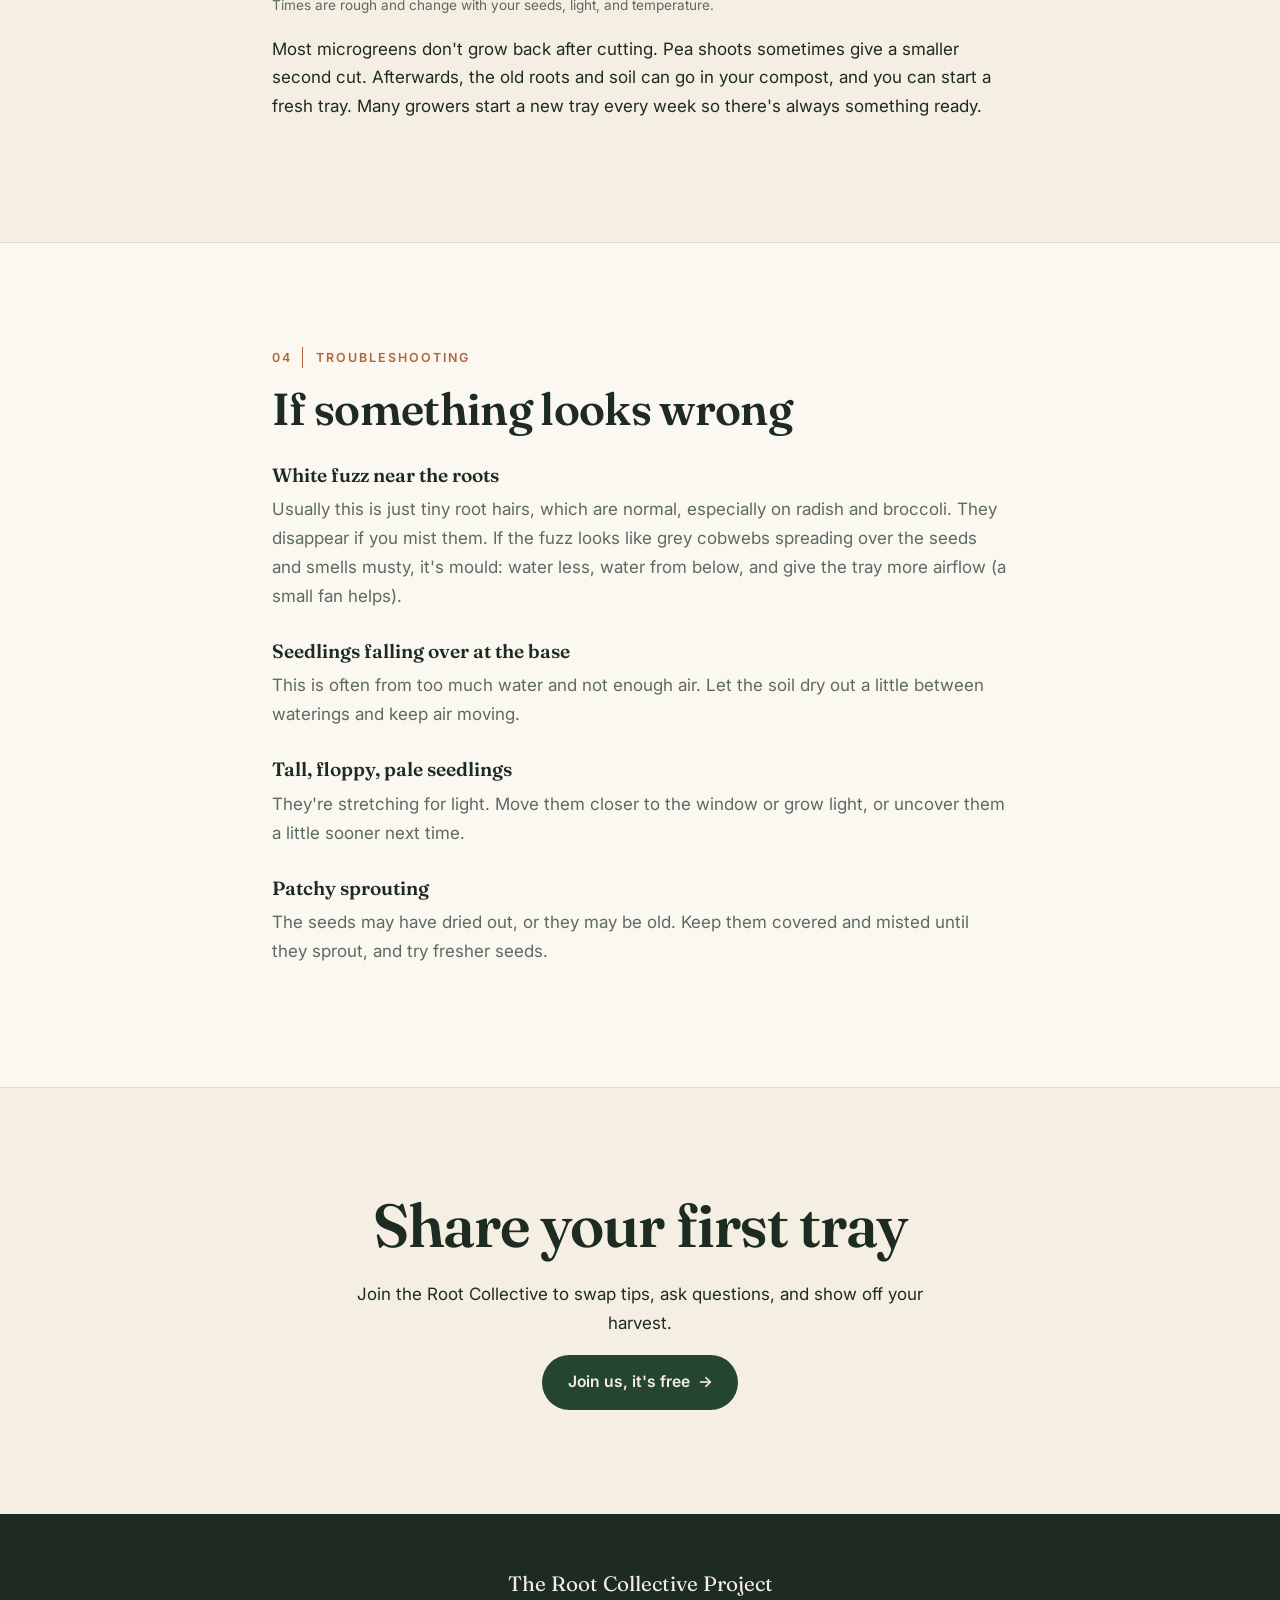
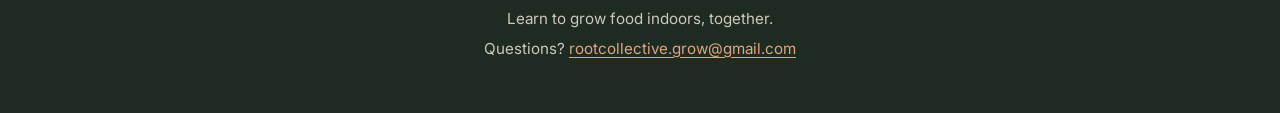
<file: microgreens.html>
<!DOCTYPE html>
<html lang="en-CA">
<head>
  <meta charset="UTF-8">
  <meta name="viewport" content="width=device-width, initial-scale=1">
  <meta name="color-scheme" content="light dark">
  <meta name="theme-color" content="#f5efe3" media="(prefers-color-scheme: light)">
  <meta name="theme-color" content="#111813" media="(prefers-color-scheme: dark)">
  <title>Grow microgreens on a windowsill · The Root Collective Project</title>
  <meta name="description" content="A beginner's guide to growing microgreens indoors on a tray. Harvest in 1 to 3 weeks with a few dollars of supplies.">
  <!-- Free fonts from Google: Fraunces (headings) and Inter (body text) -->
  <link rel="preconnect" href="https://fonts.googleapis.com">
  <link rel="preconnect" href="https://fonts.gstatic.com" crossorigin>
  <link rel="stylesheet" href="https://fonts.googleapis.com/css2?family=Fraunces:ital,opsz,wght@0,9..144,400;0,9..144,600;1,9..144,400&family=Inter:wght@400;500;600&display=swap">
  <!-- SHARE: link previews -->
  <meta property="og:type" content="website">
  <meta property="og:site_name" content="The Root Collective">
  <meta property="og:title" content="Grow microgreens on a windowsill · The Root Collective Project">
  <meta property="og:description" content="A beginner&#x27;s guide to growing microgreens indoors on a tray. Harvest in 1 to 3 weeks with a few dollars of supplies.">
  <meta property="og:url" content="https://rootcollective-grow.github.io/microgreens.html">
  <meta property="og:image" content="https://rootcollective-grow.github.io/images/hero-mg.jpg">
  <meta property="og:image:alt" content="Grow microgreens on a windowsill · The Root Collective Project">
  <meta name="twitter:card" content="summary_large_image">
  <link rel="canonical" href="https://rootcollective-grow.github.io/microgreens.html">
  <!-- /SHARE -->
  <link rel="icon" href="favicon.svg" type="image/svg+xml">
  <link rel="icon" href="favicon.ico" sizes="any">
  <link rel="apple-touch-icon" href="apple-touch-icon.png">
  <link rel="stylesheet" href="styles.css">
  <!-- Private visitor counter (GoatCounter, no cookies). Stats: https://rootcollective.goatcounter.com -->
  <script data-goatcounter="https://rootcollective.goatcounter.com/count" async src="//gc.zgo.at/count.js"></script>
</head>
<body>

  <header class="site-header">
    <a class="logo" href="index.html">
      <svg class="logo-mark" viewBox="0 0 32 32" aria-hidden="true">
        <path d="M16 18 C16 10 10 6 4 6 C4 13 9 18 16 18 Z" fill="currentColor"/>
        <path d="M16 18 C16 11 21 7 28 7 C28 14 23 18 16 18 Z" fill="currentColor" opacity="0.6"/>
        <path d="M16 18 V26 M16 26 L12 30 M16 26 L20 30 M16 24 L13 26" stroke="currentColor" stroke-width="1.4" fill="none" stroke-linecap="round"/>
      </svg>
      <span>The Root Collective</span>
    </a>
    <nav aria-label="Main">
      <details class="nav-guides">
        <summary class="is-current">Guides</summary>
        <div class="nav-menu">
          <p class="nav-menu-title">Ways to grow</p>
          <a href="water-jars.html">Water jars</a>
          <a href="microgreens.html" aria-current="page">Microgreens</a>
          <a href="soil.html">Pots of soil</a>
          <a href="bubble-bucket.html">Bubble buckets</a>
          <p class="nav-menu-title">The basics</p>
          <a href="seed-starting.html">Starting seeds</a>
          <a href="lighting.html">Light</a>
          <a href="ph.html">pH</a>
          <a href="plant-food.html">Plant food</a>
          <p class="nav-menu-title">Tools</p>
          <a href="savings.html">Savings calculator</a>
          <a href="planner.html">Planting planner</a>
        </div>
      </details>
      <a href="start-here.html">Start here</a>
      <a href="community.html">Community</a>
      <a class="nav-join" href="index.html#join">Join</a>
    </nav>
  </header>

  <main>

    <section class="hero hero-small hero-with-art">
      <div class="hero-text">
        <p class="eyebrow">Beginner guide · Microgreens</p>
        <h1>Grow microgreens on a <em>windowsill.</em></h1>
        <p class="hero-lead">The fastest harvest there is. Sow a tray of seeds, and in about 1 to 3 weeks you're cutting fresh greens for salads, sandwiches, and eggs.</p>
      </div>
      <div class="hero-plate">
        <img class="hero-photo" src="images/hero-mg.jpg" width="1000" height="1000" alt="A shallow tray packed with bright green microgreens, ready to cut">
      </div>
    </section>

    <!-- What microgreens are, in plain words -->
    <section class="section narrow">
      <p class="eyebrow"><span class="eyebrow-num">01</span> The idea</p>
      <h2>What are microgreens?</h2>
      <p>Microgreens are vegetable and herb seedlings that you cut and eat when they're just a few centimetres (an inch or two) tall, usually when their first leaves open. They taste like a stronger version of the grown-up plant: radish microgreens are peppery, pea shoots taste like fresh peas, and broccoli is mild and crunchy.</p>
      <p>Because you harvest so young, the seed has most of the energy the plant needs. That means no plant food, no big setup, and very little that can go wrong. It's a great first project, or something to grow while you wait for a jar of lettuce.</p>
      <p>Drag the slider to see a tray go from seeds to harvest.</p>
      <!-- "Watch it grow" slider (moving parts in script.js) -->
      <div class="grow-demo grow-demo-page" data-grow="mg">
        <p class="grow-title">Watch it grow</p>
        <img class="grow-photo" src="images/mg-day0.jpg" width="800" height="1000" alt="">
        <label for="grow-mg" class="grow-label"><span class="grow-step"></span></label>
        <input type="range" id="grow-mg" class="grow-range" min="0" max="5" step="1" value="0">
        <p class="grow-text" aria-live="polite"></p>
        <p class="grow-note">Times are rough and change with your seeds, light, and temperature.</p>
      </div>
      <aside class="before-box" aria-label="Before you start">
        <p class="before-title">Before you start</p>
        <p>No seed-starting or pH needed here. Just one basic:</p>
        <ul>
          <li><a href="lighting.html">Light made simple</a><span>Once uncovered, microgreens want 12 to 16 hours of light. Pale, leaning shoots mean they need more.</span></li>
        </ul>
      </aside>
    </section>

    <!-- Shopping list with tick boxes -->
    <section class="section section-tinted">
      <p class="eyebrow"><span class="eyebrow-num">02</span> Shopping list</p>
      <h2>What you need</h2>
      <p>Tick things off as you gather them.</p>
      <ul class="supply-list">
        <li>
          <label><input type="checkbox"> <strong>A shallow tray</strong></label>
          <p>About 3 to 5 cm (1 to 2 inches) deep, with drainage holes. <span class="diy">DIY:</span> a plastic takeout or berry container with holes poked in the bottom.</p>
        </li>
        <li>
          <label><input type="checkbox"> <strong>A second tray with no holes</strong></label>
          <p>This sits underneath to catch water, and lets you water from the bottom. <span class="diy">DIY:</span> a baking dish, plate, or the container's lid.</p>
        </li>
        <li>
          <label><input type="checkbox"> <strong>Something to grow in</strong></label>
          <p>Seed-starting mix or fine potting soil is easiest. Coco coir or a hemp grow mat also work if you'd rather skip the soil.</p>
        </li>
        <li>
          <label><input type="checkbox"> <strong>Microgreen seeds</strong></label>
          <p>Buy seeds sold for microgreens or sprouting. Regular garden seed packets are sometimes coated with chemicals that aren't meant to be eaten, and they work out expensive because you sow so many. Easy first picks: <strong>radish</strong>, <strong>broccoli</strong>, and <strong>peas</strong>.</p>
        </li>
        <li>
          <label><input type="checkbox"> <strong>A spray bottle</strong></label>
          <p>For gently misting the seeds in the first few days.</p>
        </li>
        <li>
          <label><input type="checkbox"> <strong>Light</strong></label>
          <p>A bright window works for much of the year. In winter, or if your window is dim, a small LED grow light helps a lot.</p>
        </li>
        <li>
          <label><input type="checkbox"> <strong>Clean scissors</strong></label>
          <p>For harvest day.</p>
        </li>
      </ul>
    </section>

    <!-- Step-by-step instructions -->
    <section class="section narrow">
      <p class="eyebrow"><span class="eyebrow-num">03</span> Method</p>
      <h2>Step by step</h2>
      <ol class="steps">
        <li>
          <h3>Soak big seeds (like peas)</h3>
          <p>Large seeds like peas and sunflowers sprout better if you soak them in water for about 8 to 12 hours first. Small seeds like radish and broccoli go in dry.</p>
        </li>
        <li>
          <h3>Fill the tray</h3>
          <p>Add about 2.5 cm (1 inch) of growing mix, water it until it's evenly damp but not soggy, and press it flat with your hand or a small board.</p>
        </li>
        <li>
          <h3>Sow thickly</h3>
          <p>Sprinkle the seeds evenly over the whole surface, much closer together than you would in a garden. The seeds should almost touch, but not pile on top of each other. Press them down gently. There's no need to bury them.</p>
        </li>
        <li>
          <h3>Mist and cover</h3>
          <p>Mist the seeds well, then cover the tray to keep it dark and damp. An upside-down tray or a plate works. Mist once or twice a day.</p>
        </li>
        <li>
          <h3>Uncover and give light</h3>
          <p>After about 2 to 4 days, when most seeds have sprouted and the shoots are a couple of centimetres (about an inch) tall, take the cover off and move the tray into the light. Shoots that look pale or yellow at first turn green within a day or so. Aim for about 12 to 16 hours of light.</p>
        </li>
        <li>
          <h3>Water from below</h3>
          <p>From now on, pour water into the bottom tray instead of over the top, and let the soil soak it up. Keeping the leaves and stems dry helps stop mould. Water when the tray feels light or the surface looks dry.</p>
        </li>
        <li>
          <h3>Harvest!</h3>
          <p>Most microgreens are ready about 7 to 21 days after sowing, once their first leaves have opened. Radish is one of the quickest; peas take a bit longer. Cut just above the soil with scissors, rinse, and eat.</p>
        </li>
      </ol>
      <p class="grow-note">Times are rough and change with your seeds, light, and temperature.</p>
      <p>Most microgreens don't grow back after cutting. Pea shoots sometimes give a smaller second cut. Afterwards, the old roots and soil can go in your compost, and you can start a fresh tray. Many growers start a new tray every week so there's always something ready.</p>
    </section>

    <!-- Common problems -->
    <section class="section section-tinted">
      <p class="eyebrow"><span class="eyebrow-num">04</span> Troubleshooting</p>
      <h2>If something looks wrong</h2>
      <dl class="problems">
        <dt>White fuzz near the roots</dt>
        <dd>Usually this is just tiny root hairs, which are normal, especially on radish and broccoli. They disappear if you mist them. If the fuzz looks like grey cobwebs spreading over the seeds and smells musty, it's mould: water less, water from below, and give the tray more airflow (a small fan helps).</dd>
        <dt>Seedlings falling over at the base</dt>
        <dd>This is often from too much water and not enough air. Let the soil dry out a little between waterings and keep air moving.</dd>
        <dt>Tall, floppy, pale seedlings</dt>
        <dd>They're stretching for light. Move them closer to the window or grow light, or uncover them a little sooner next time.</dd>
        <dt>Patchy sprouting</dt>
        <dd>The seeds may have dried out, or they may be old. Keep them covered and misted until they sprout, and try fresher seeds.</dd>
      </dl>
    </section>

    <section class="section section-join">
      <h2>Share your first tray</h2>
      <p>Join the Root Collective to swap tips, ask questions, and show off your harvest.</p>
      <a class="button" href="index.html#join">Join us, it's free <span aria-hidden="true">→</span></a>
    </section>

  </main>

  <footer class="site-footer">
    <p class="footer-name">The Root Collective Project</p>
    <p>Learn to grow food indoors, together.</p>
    <p>Questions? <a class="footer-link" href="mailto:rootcollective.grow@gmail.com">rootcollective.grow@gmail.com</a></p>
  </footer>

  <script src="script.js"></script>
  <script src="animations.js"></script>
  <!-- Start each page at the top (helps when the site is shown inside a preview frame) -->
  <script>if (!location.hash) { document.body.scrollIntoView({ block: 'start', behavior: 'instant' }); }</script>
</body>
</html>
</file>
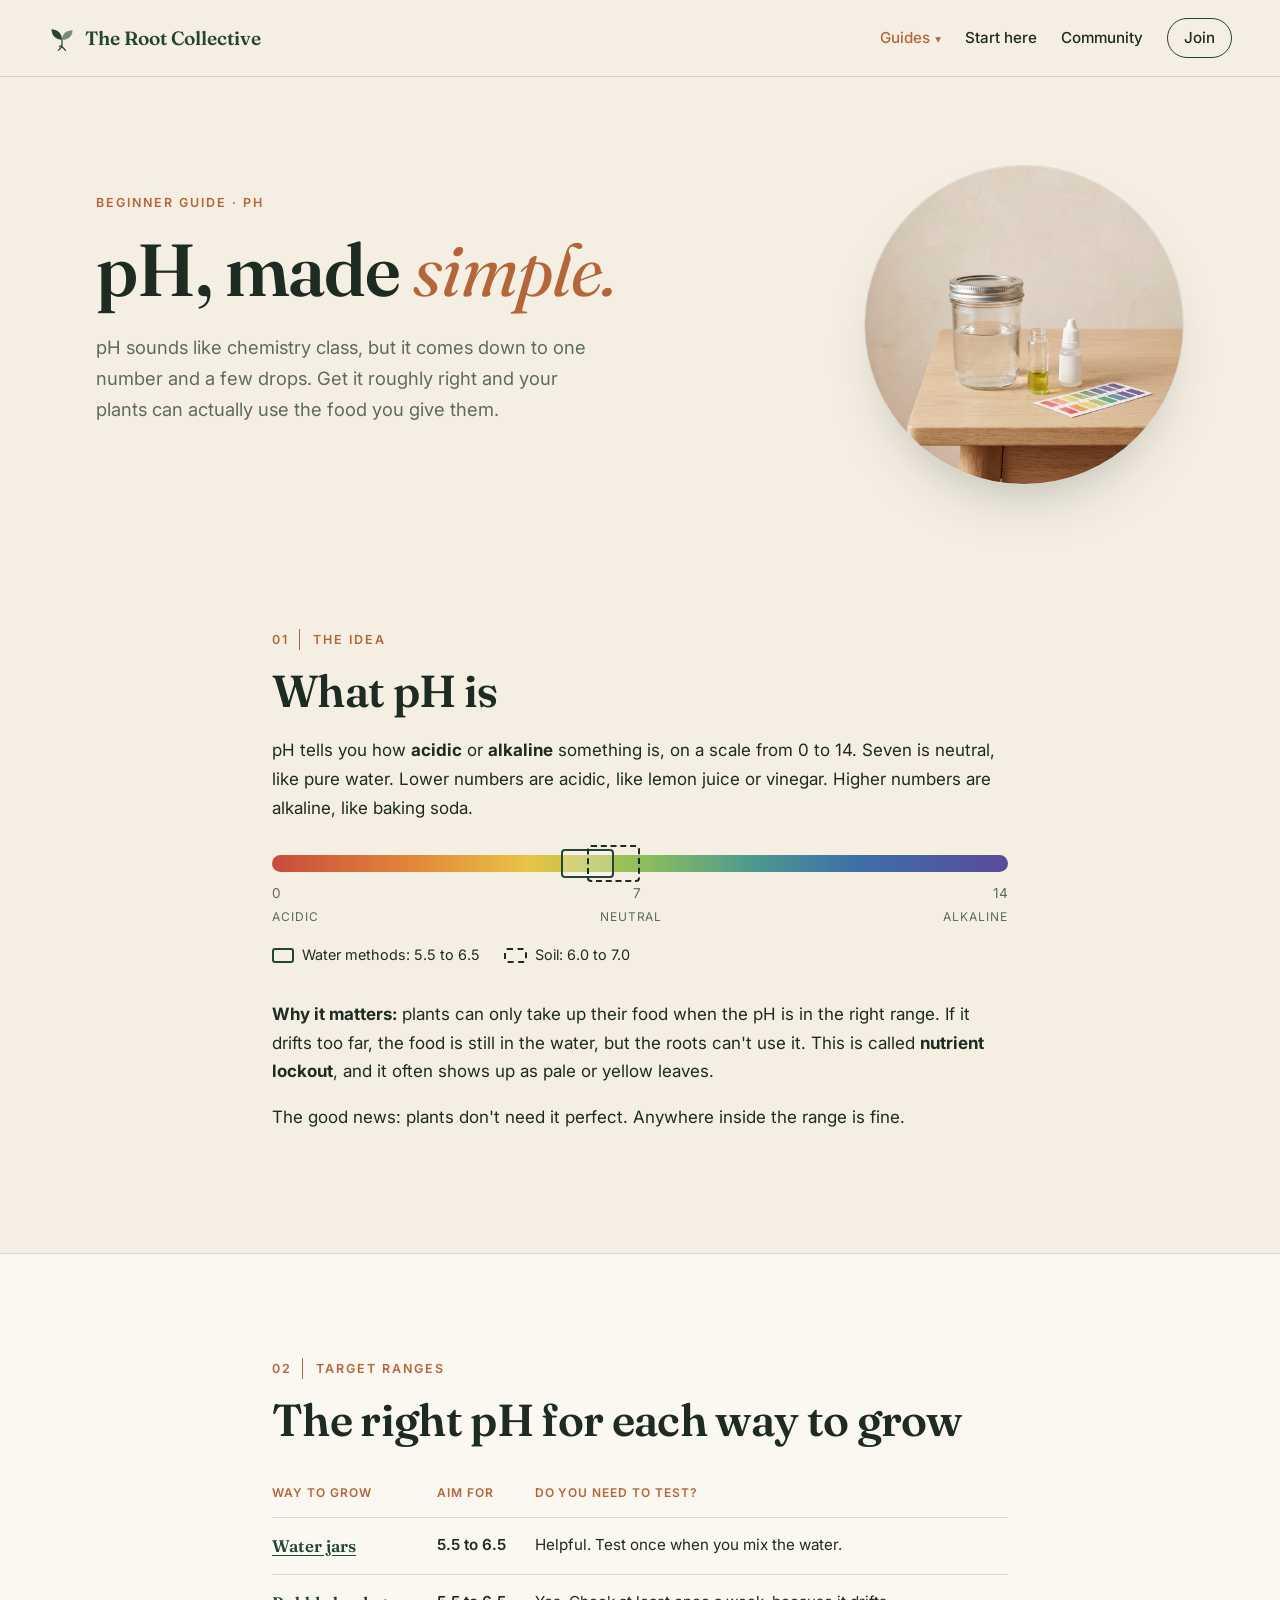
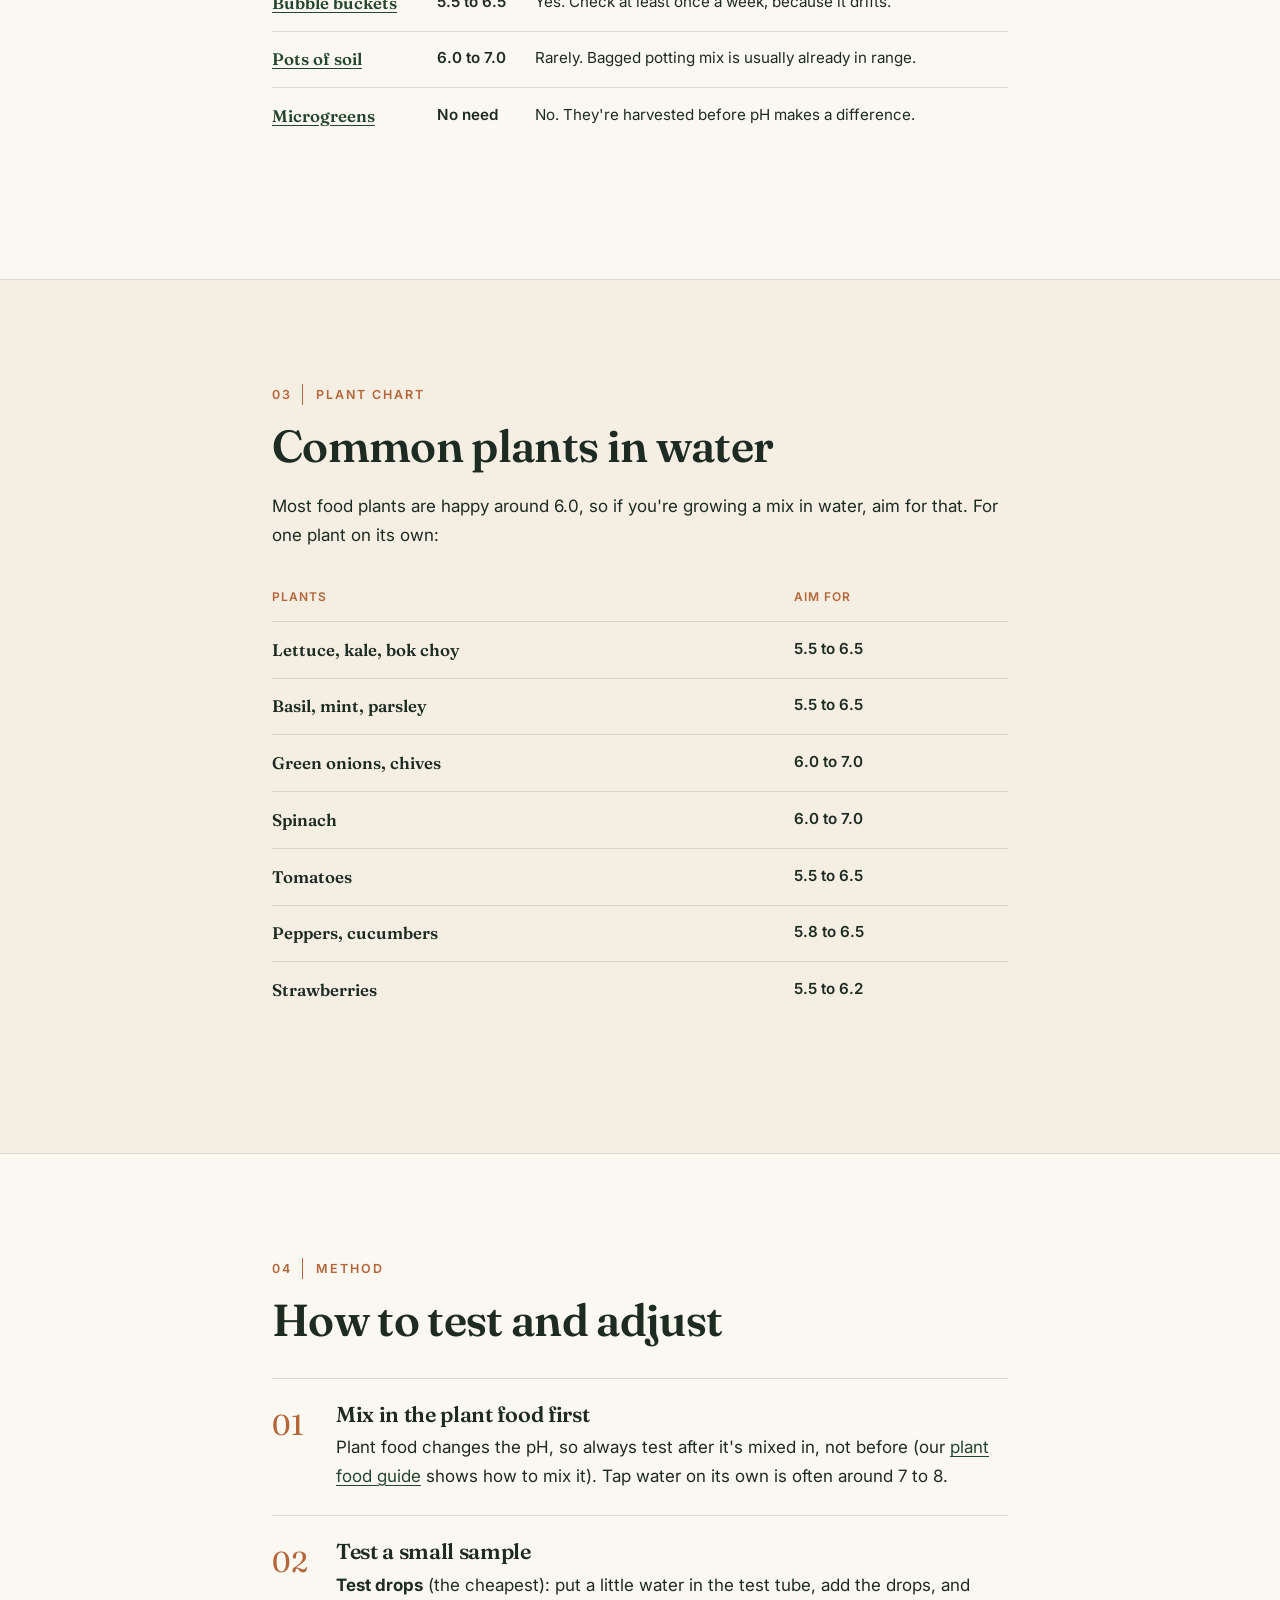
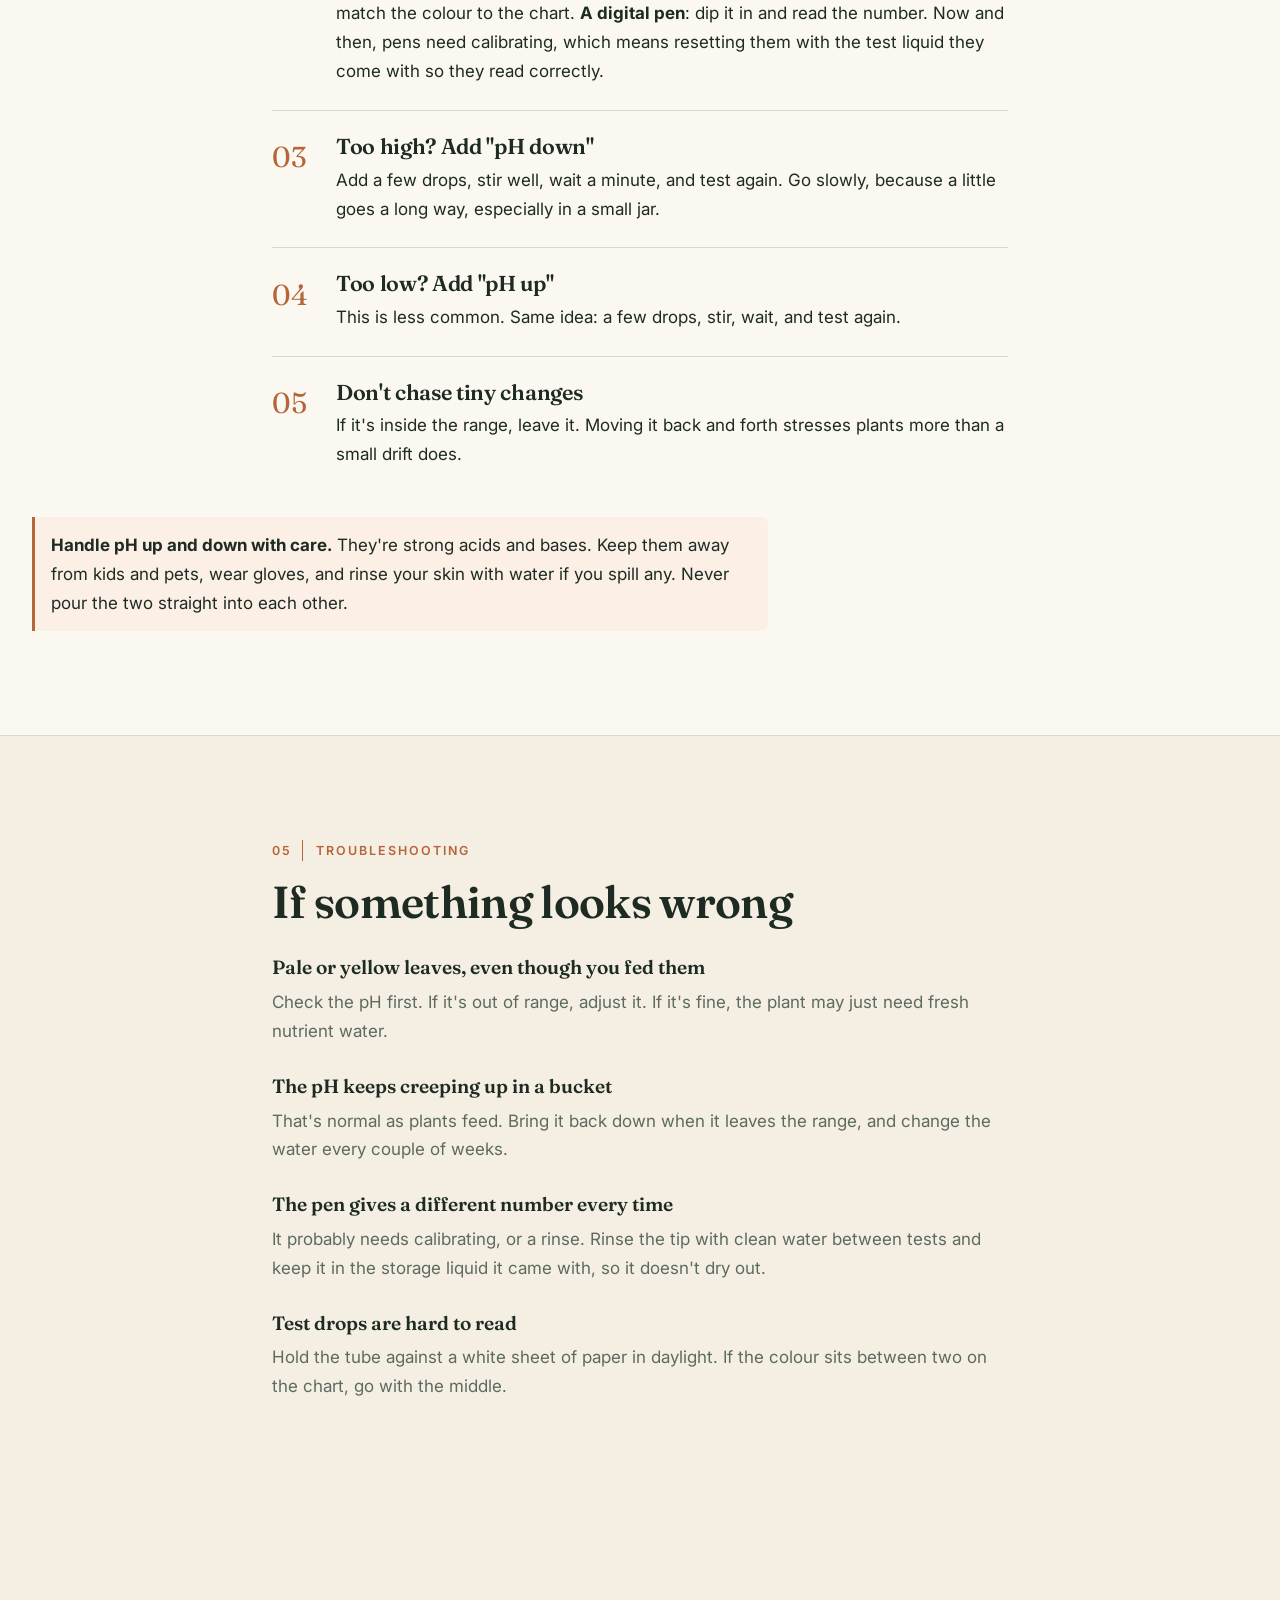
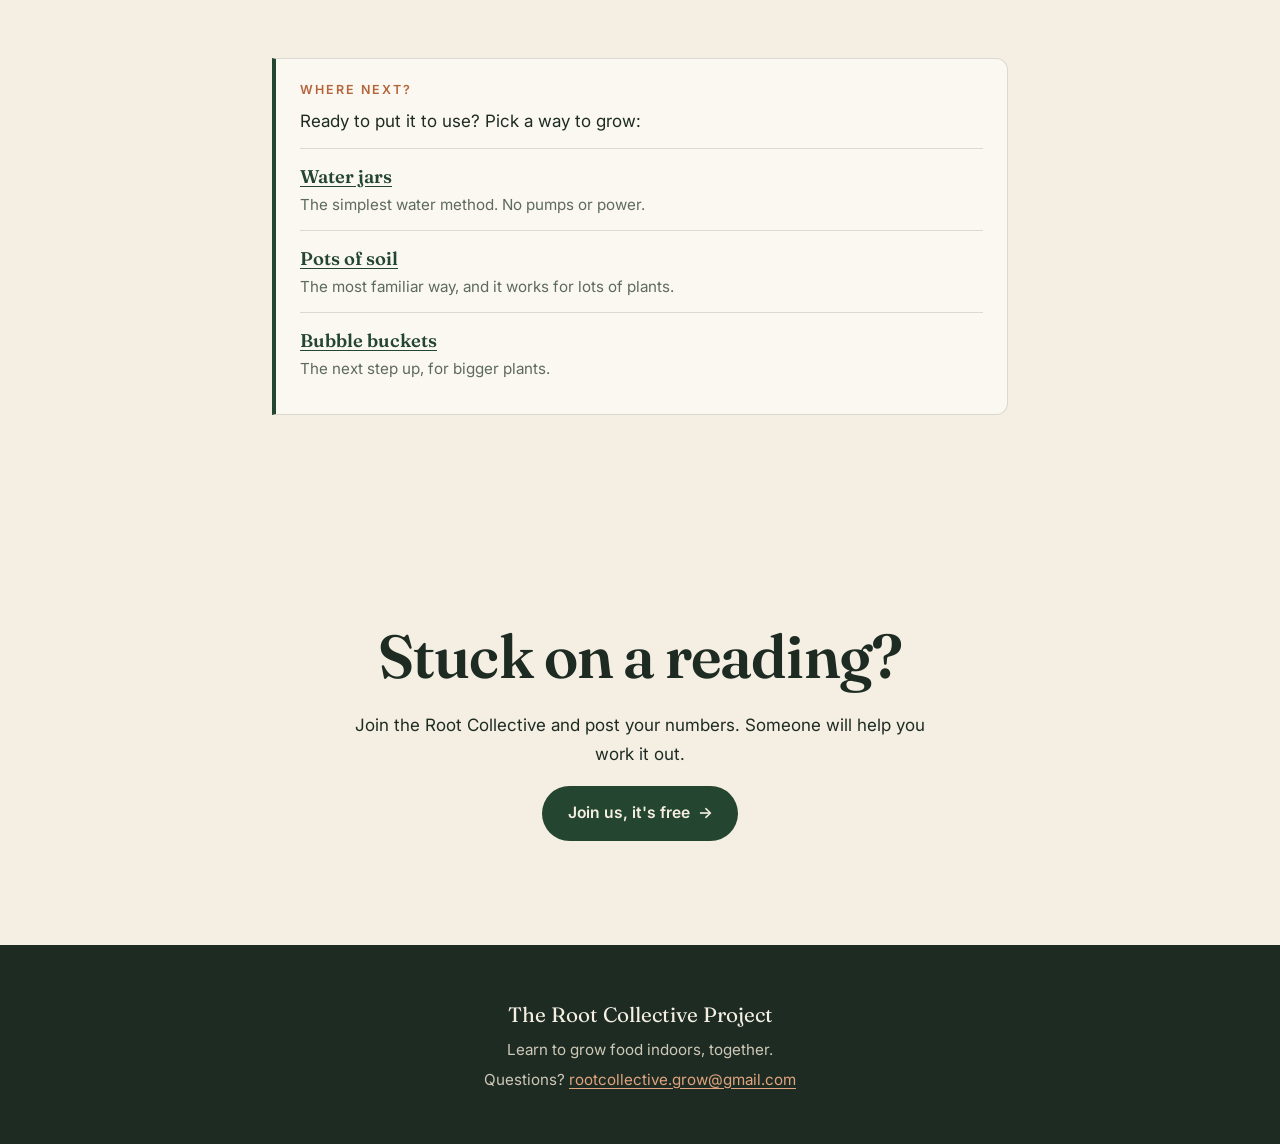
<file: ph.html>
<!DOCTYPE html>
<html lang="en-CA">
<head>
  <meta charset="UTF-8">
  <meta name="viewport" content="width=device-width, initial-scale=1">
  <meta name="color-scheme" content="light dark">
  <meta name="theme-color" content="#f5efe3" media="(prefers-color-scheme: light)">
  <meta name="theme-color" content="#111813" media="(prefers-color-scheme: dark)">
  <title>pH made simple · The Root Collective Project</title>
  <meta name="description" content="What pH is, why it matters for your plants, the right range for each way of growing, and how to test and adjust it.">
  <!-- Free fonts from Google: Fraunces (headings) and Inter (body text) -->
  <link rel="preconnect" href="https://fonts.googleapis.com">
  <link rel="preconnect" href="https://fonts.gstatic.com" crossorigin>
  <link rel="stylesheet" href="https://fonts.googleapis.com/css2?family=Fraunces:ital,opsz,wght@0,9..144,400;0,9..144,600;1,9..144,400&family=Inter:wght@400;500;600&display=swap">
  <!-- SHARE: link previews -->
  <meta property="og:type" content="website">
  <meta property="og:site_name" content="The Root Collective">
  <meta property="og:title" content="pH made simple · The Root Collective Project">
  <meta property="og:description" content="What pH is, why it matters for your plants, the right range for each way of growing, and how to test and adjust it.">
  <meta property="og:url" content="https://rootcollective-grow.github.io/ph.html">
  <meta property="og:image" content="https://rootcollective-grow.github.io/images/hero-ph.jpg">
  <meta property="og:image:alt" content="pH made simple · The Root Collective Project">
  <meta name="twitter:card" content="summary_large_image">
  <link rel="canonical" href="https://rootcollective-grow.github.io/ph.html">
  <!-- /SHARE -->
  <link rel="icon" href="favicon.svg" type="image/svg+xml">
  <link rel="icon" href="favicon.ico" sizes="any">
  <link rel="apple-touch-icon" href="apple-touch-icon.png">
  <link rel="stylesheet" href="styles.css">
  <!-- Private visitor counter (GoatCounter, no cookies). Stats: https://rootcollective.goatcounter.com -->
  <script data-goatcounter="https://rootcollective.goatcounter.com/count" async src="//gc.zgo.at/count.js"></script>
</head>
<body>

  <header class="site-header">
    <a class="logo" href="index.html">
      <svg class="logo-mark" viewBox="0 0 32 32" aria-hidden="true">
        <path d="M16 18 C16 10 10 6 4 6 C4 13 9 18 16 18 Z" fill="currentColor"/>
        <path d="M16 18 C16 11 21 7 28 7 C28 14 23 18 16 18 Z" fill="currentColor" opacity="0.6"/>
        <path d="M16 18 V26 M16 26 L12 30 M16 26 L20 30 M16 24 L13 26" stroke="currentColor" stroke-width="1.4" fill="none" stroke-linecap="round"/>
      </svg>
      <span>The Root Collective</span>
    </a>
    <nav aria-label="Main">
      <details class="nav-guides">
        <summary class="is-current">Guides</summary>
        <div class="nav-menu">
          <p class="nav-menu-title">Ways to grow</p>
          <a href="water-jars.html">Water jars</a>
          <a href="microgreens.html">Microgreens</a>
          <a href="soil.html">Pots of soil</a>
          <a href="bubble-bucket.html">Bubble buckets</a>
          <p class="nav-menu-title">The basics</p>
          <a href="seed-starting.html">Starting seeds</a>
          <a href="lighting.html">Light</a>
          <a href="ph.html" aria-current="page">pH</a>
          <a href="plant-food.html">Plant food</a>
          <p class="nav-menu-title">Tools</p>
          <a href="savings.html">Savings calculator</a>
          <a href="planner.html">Planting planner</a>
        </div>
      </details>
      <a href="start-here.html">Start here</a>
      <a href="community.html">Community</a>
      <a class="nav-join" href="index.html#join">Join</a>
    </nav>
  </header>

  <main>

    <section class="hero hero-small hero-with-art">
      <div class="hero-text">
        <p class="eyebrow">Beginner guide · pH</p>
        <h1>pH, made <em>simple.</em></h1>
        <p class="hero-lead">pH sounds like chemistry class, but it comes down to one number and a few drops. Get it roughly right and your plants can actually use the food you give them.</p>
      </div>
      <div class="hero-plate">
        <img class="hero-photo" src="images/hero-ph.jpg" width="1000" height="1000" alt="A glass jar of water next to a small test vial of yellow-green liquid, a dropper bottle, and a pH colour chart">
      </div>
    </section>

    <!-- What pH is -->
    <section class="section narrow">
      <p class="eyebrow"><span class="eyebrow-num">01</span> The idea</p>
      <h2>What pH is</h2>
      <p>pH tells you how <strong>acidic</strong> or <strong>alkaline</strong> something is, on a scale from 0 to 14. Seven is neutral, like pure water. Lower numbers are acidic, like lemon juice or vinegar. Higher numbers are alkaline, like baking soda.</p>

      <figure class="ph-scale" aria-label="The pH scale from 0 to 14">
        <div class="ph-bar" aria-hidden="true">
          <span class="ph-zone ph-zone-water" style="left: calc(5.5 / 14 * 100%); width: calc(1 / 14 * 100%);"></span>
          <span class="ph-zone ph-zone-soil" style="left: calc(6 / 14 * 100%); width: calc(1 / 14 * 100%);"></span>
        </div>
        <div class="ph-ticks" aria-hidden="true"><span>0</span><span>7</span><span>14</span></div>
        <div class="ph-ends" aria-hidden="true"><span>Acidic</span><span>Neutral</span><span>Alkaline</span></div>
        <figcaption>
          <span class="ph-key ph-key-water"></span> Water methods: 5.5 to 6.5
          <span class="ph-key ph-key-soil"></span> Soil: 6.0 to 7.0
        </figcaption>
      </figure>

      <p><strong>Why it matters:</strong> plants can only take up their food when the pH is in the right range. If it drifts too far, the food is still in the water, but the roots can't use it. This is called <strong>nutrient lockout</strong>, and it often shows up as pale or yellow leaves.</p>
      <p>The good news: plants don't need it perfect. Anywhere inside the range is fine.</p>
    </section>

    <!-- Ranges by method -->
    <section class="section section-tinted">
      <p class="eyebrow"><span class="eyebrow-num">02</span> Target ranges</p>
      <h2>The right pH for each way to grow</h2>
      <div class="ph-table-wrap">
        <table class="ph-table">
          <thead><tr><th scope="col">Way to grow</th><th scope="col">Aim for</th><th scope="col">Do you need to test?</th></tr></thead>
          <tbody>
            <tr><th scope="row"><a href="water-jars.html">Water jars</a></th><td>5.5 to 6.5</td><td>Helpful. Test once when you mix the water.</td></tr>
            <tr><th scope="row"><a href="bubble-bucket.html">Bubble buckets</a></th><td>5.5 to 6.5</td><td>Yes. Check at least once a week, because it drifts.</td></tr>
            <tr><th scope="row"><a href="soil.html">Pots of soil</a></th><td>6.0 to 7.0</td><td>Rarely. Bagged potting mix is usually already in range.</td></tr>
            <tr><th scope="row"><a href="microgreens.html">Microgreens</a></th><td>No need</td><td>No. They're harvested before pH makes a difference.</td></tr>
          </tbody>
        </table>
      </div>
      <p class="grow-note">Water methods sit a little lower than soil because there's no soil to buffer (steady) the pH.</p>
    </section>

    <!-- Plant chart -->
    <section class="section narrow">
      <p class="eyebrow"><span class="eyebrow-num">03</span> Plant chart</p>
      <h2>Common plants in water</h2>
      <p>Most food plants are happy around 6.0, so if you're growing a mix in water, aim for that. For one plant on its own:</p>
      <div class="ph-table-wrap">
        <table class="ph-table">
          <thead><tr><th scope="col">Plants</th><th scope="col">Aim for</th></tr></thead>
          <tbody>
            <tr><th scope="row">Lettuce, kale, bok choy</th><td>5.5 to 6.5</td></tr>
            <tr><th scope="row">Basil, mint, parsley</th><td>5.5 to 6.5</td></tr>
            <tr><th scope="row">Green onions, chives</th><td>6.0 to 7.0</td></tr>
            <tr><th scope="row">Spinach</th><td>6.0 to 7.0</td></tr>
            <tr><th scope="row">Tomatoes</th><td>5.5 to 6.5</td></tr>
            <tr><th scope="row">Peppers, cucumbers</th><td>5.8 to 6.5</td></tr>
            <tr><th scope="row">Strawberries</th><td>5.5 to 6.2</td></tr>
          </tbody>
        </table>
      </div>
      <p class="grow-note">Different sources give slightly different numbers. These are common middle-of-the-road ranges.</p>
    </section>

    <!-- How to test and adjust -->
    <section class="section section-tinted">
      <p class="eyebrow"><span class="eyebrow-num">04</span> Method</p>
      <h2>How to test and adjust</h2>
      <ol class="steps">
        <li>
          <h3>Mix in the plant food first</h3>
          <p>Plant food changes the pH, so always test after it's mixed in, not before (our <a href="plant-food.html">plant food guide</a> shows how to mix it). Tap water on its own is often around 7 to 8.</p>
        </li>
        <li>
          <h3>Test a small sample</h3>
          <p><strong>Test drops</strong> (the cheapest): put a little water in the test tube, add the drops, and match the colour to the chart. <strong>A digital pen</strong>: dip it in and read the number. Now and then, pens need calibrating, which means resetting them with the test liquid they come with so they read correctly.</p>
        </li>
        <li>
          <h3>Too high? Add "pH down"</h3>
          <p>Add a few drops, stir well, wait a minute, and test again. Go slowly, because a little goes a long way, especially in a small jar.</p>
        </li>
        <li>
          <h3>Too low? Add "pH up"</h3>
          <p>This is less common. Same idea: a few drops, stir, wait, and test again.</p>
        </li>
        <li>
          <h3>Don't chase tiny changes</h3>
          <p>If it's inside the range, leave it. Moving it back and forth stresses plants more than a small drift does.</p>
        </li>
      </ol>
      <ul class="safety-list">
        <li><strong>Handle pH up and down with care.</strong> They're strong acids and bases. Keep them away from kids and pets, wear gloves, and rinse your skin with water if you spill any. Never pour the two straight into each other.</li>
      </ul>
    </section>

    <!-- Common problems -->
    <section class="section narrow">
      <p class="eyebrow"><span class="eyebrow-num">05</span> Troubleshooting</p>
      <h2>If something looks wrong</h2>
      <dl class="problems">
        <dt>Pale or yellow leaves, even though you fed them</dt>
        <dd>Check the pH first. If it's out of range, adjust it. If it's fine, the plant may just need fresh nutrient water.</dd>
        <dt>The pH keeps creeping up in a bucket</dt>
        <dd>That's normal as plants feed. Bring it back down when it leaves the range, and change the water every couple of weeks.</dd>
        <dt>The pen gives a different number every time</dt>
        <dd>It probably needs calibrating, or a rinse. Rinse the tip with clean water between tests and keep it in the storage liquid it came with, so it doesn't dry out.</dd>
        <dt>Test drops are hard to read</dt>
        <dd>Hold the tube against a white sheet of paper in daylight. If the colour sits between two on the chart, go with the middle.</dd>
      </dl>
    </section>

    <!-- Where to go next -->
    <section class="section narrow">
      <aside class="before-box" aria-label="Where next">
        <p class="before-title">Where next?</p>
        <p>Ready to put it to use? Pick a way to grow:</p>
        <ul>
          <li><a href="water-jars.html">Water jars</a><span>The simplest water method. No pumps or power.</span></li>
          <li><a href="soil.html">Pots of soil</a><span>The most familiar way, and it works for lots of plants.</span></li>
          <li><a href="bubble-bucket.html">Bubble buckets</a><span>The next step up, for bigger plants.</span></li>
        </ul>
      </aside>
    </section>

    <section class="section section-join">
      <h2>Stuck on a reading?</h2>
      <p>Join the Root Collective and post your numbers. Someone will help you work it out.</p>
      <a class="button" href="index.html#join">Join us, it's free <span aria-hidden="true">→</span></a>
    </section>

  </main>

  <footer class="site-footer">
    <p class="footer-name">The Root Collective Project</p>
    <p>Learn to grow food indoors, together.</p>
    <p>Questions? <a class="footer-link" href="mailto:rootcollective.grow@gmail.com">rootcollective.grow@gmail.com</a></p>
  </footer>

  <script src="animations.js"></script>
  <!-- Start each page at the top (helps when the site is shown inside a preview frame) -->
  <script>if (!location.hash) { document.body.scrollIntoView({ block: 'start', behavior: 'instant' }); }</script>
</body>
</html>
</file>
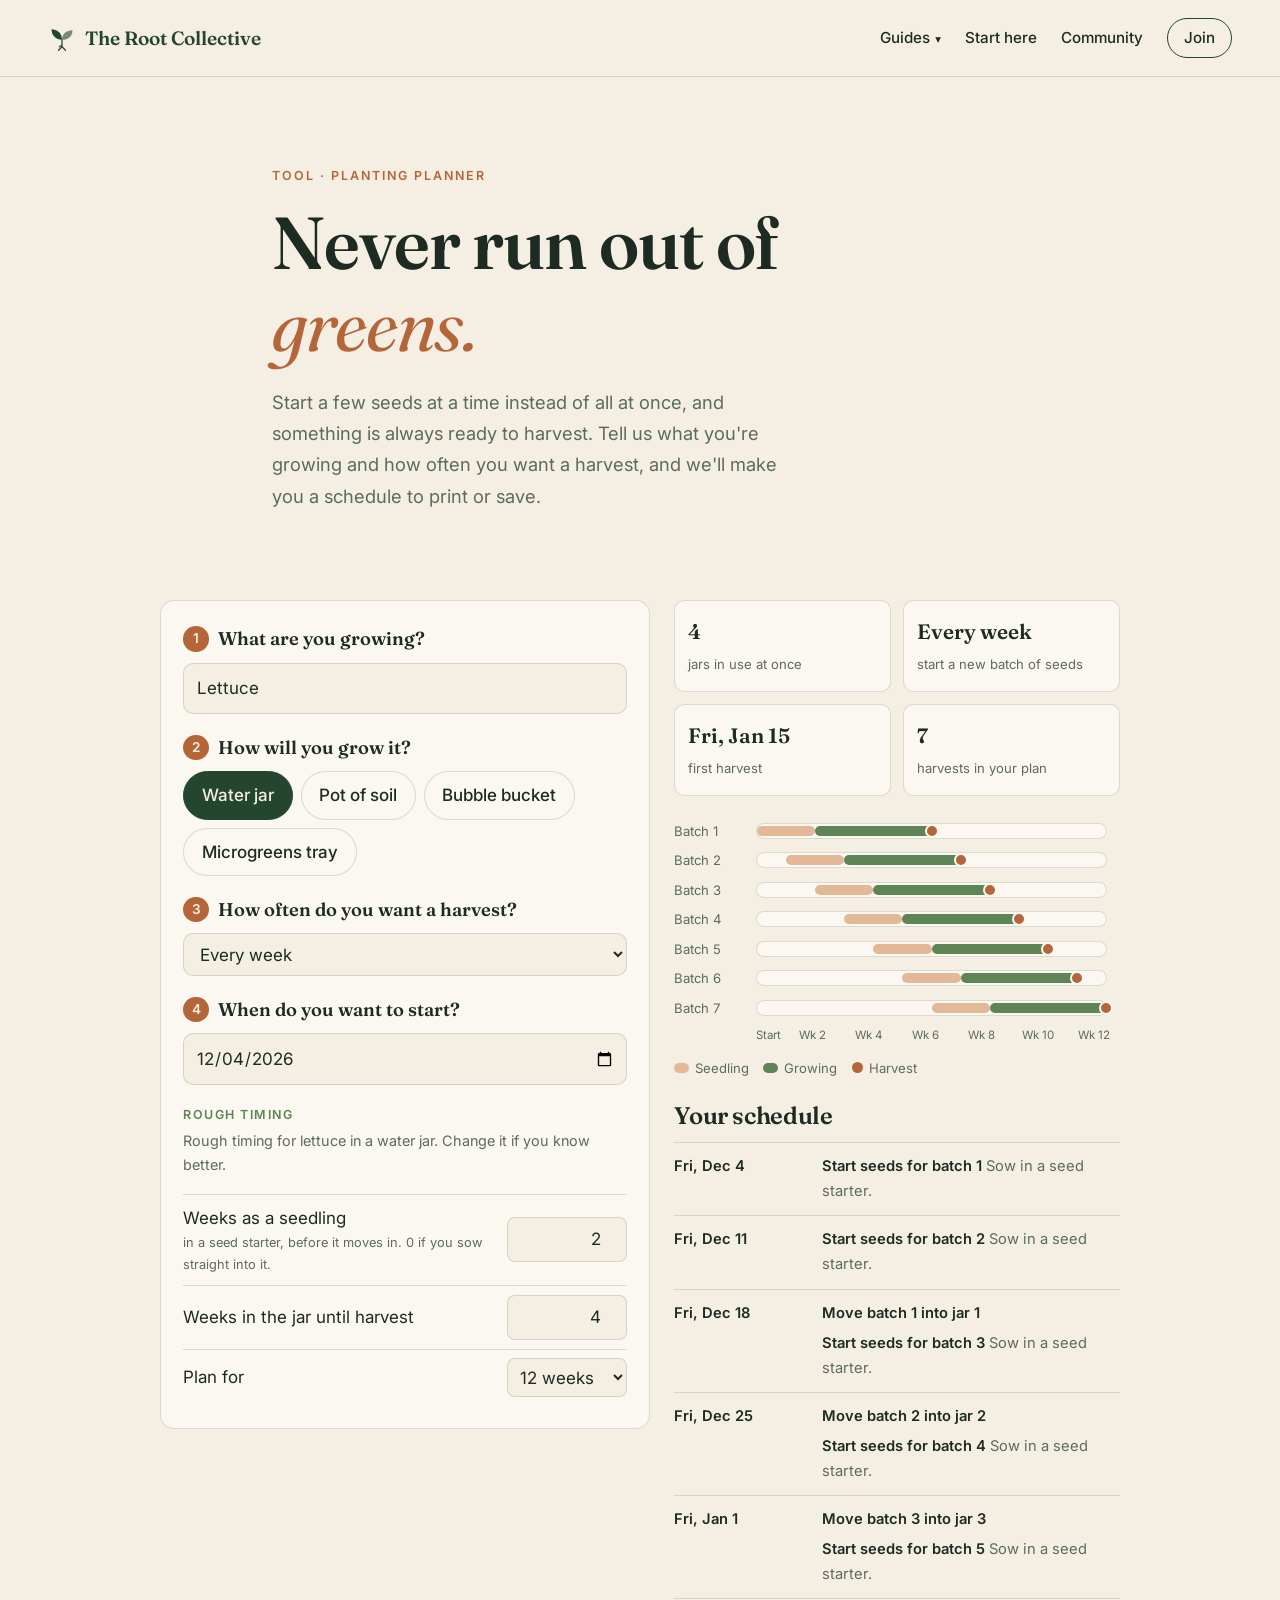
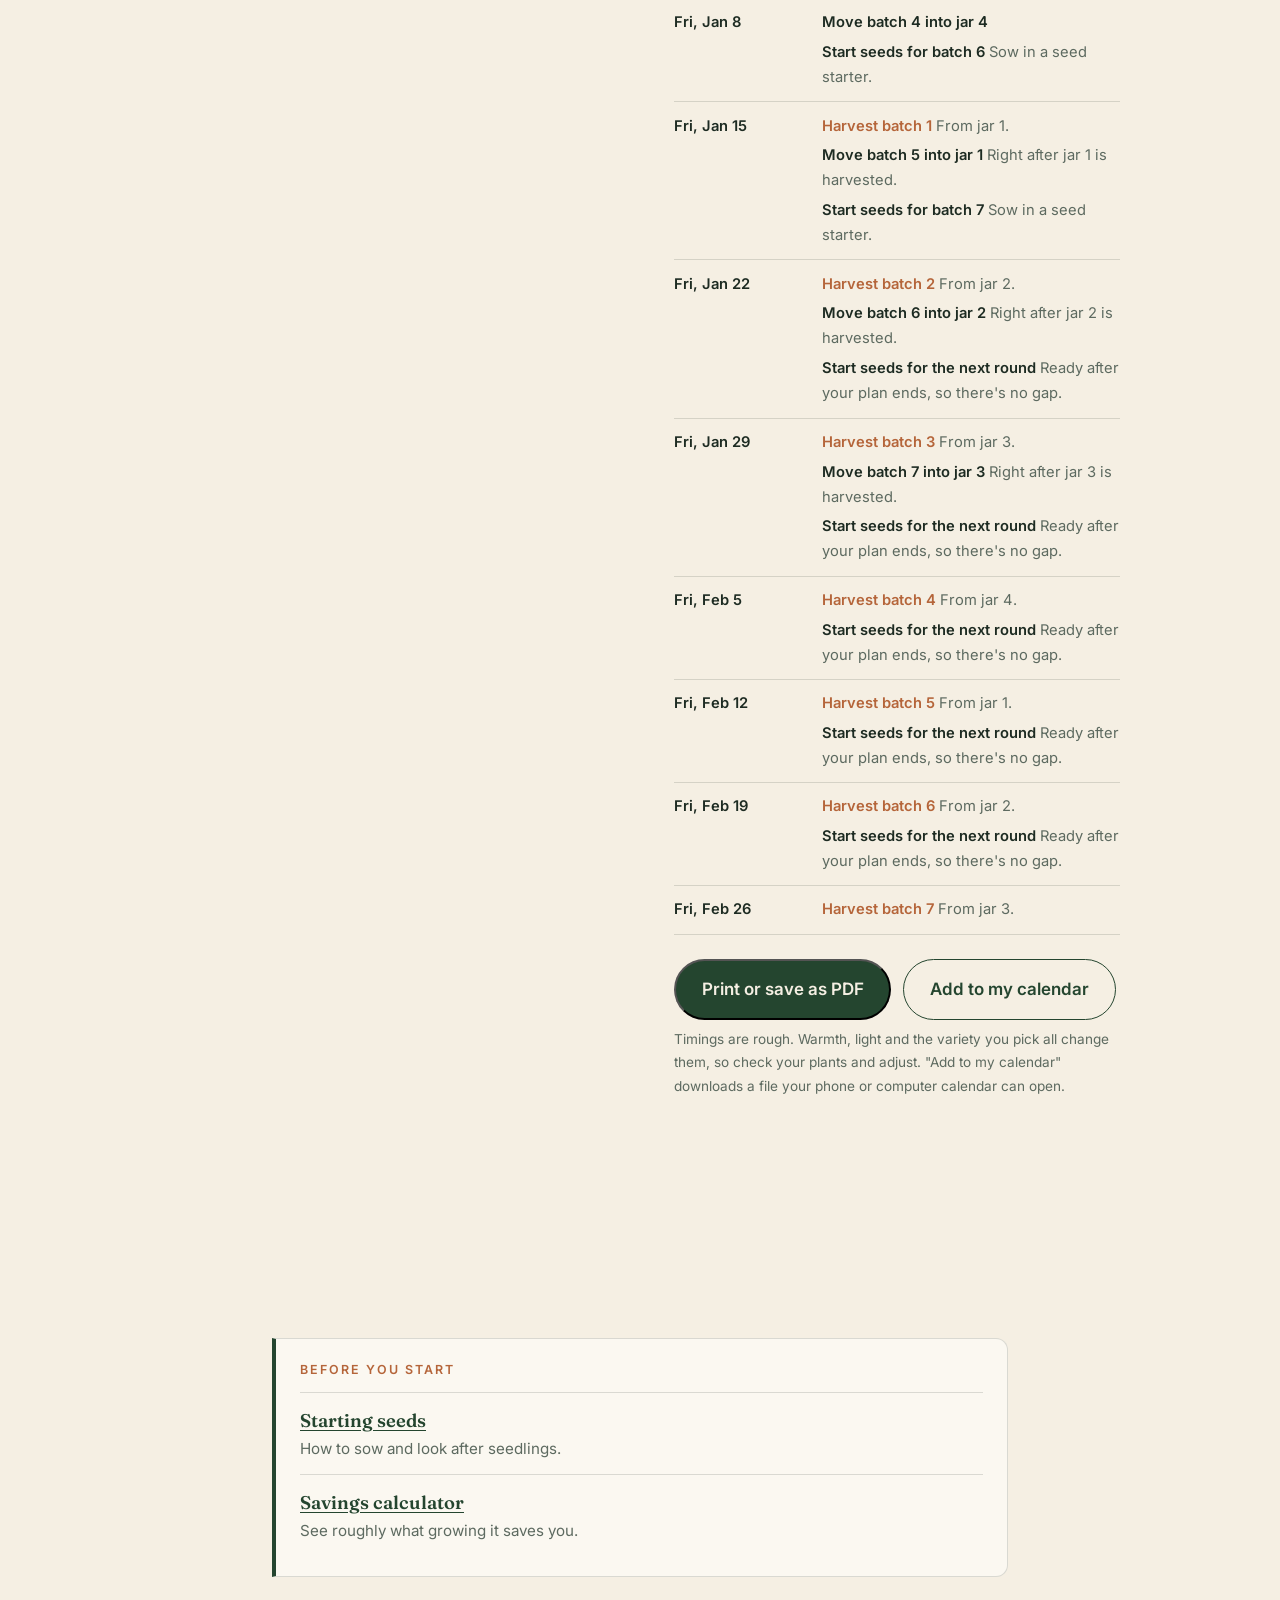
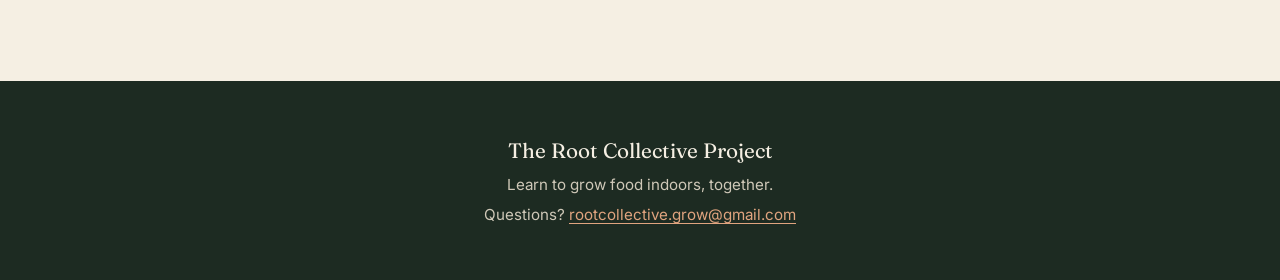
<file: planner.html>
<!DOCTYPE html>
<html lang="en-CA">
<head>
  <meta charset="UTF-8">
  <meta name="viewport" content="width=device-width, initial-scale=1">
  <meta name="color-scheme" content="light dark">
  <meta name="theme-color" content="#f5efe3" media="(prefers-color-scheme: light)">
  <meta name="theme-color" content="#111813" media="(prefers-color-scheme: dark)">
  <title>Planting planner · The Root Collective Project</title>
  <meta name="description" content="Plan when to start seeds so you always have something ready to harvest. Pick a plant, how you grow it and how often you want a harvest, then print or save your schedule.">
  <!-- Free fonts from Google: Fraunces (headings) and Inter (body text) -->
  <link rel="preconnect" href="https://fonts.googleapis.com">
  <link rel="preconnect" href="https://fonts.gstatic.com" crossorigin>
  <link rel="stylesheet" href="https://fonts.googleapis.com/css2?family=Fraunces:ital,opsz,wght@0,9..144,400;0,9..144,600;1,9..144,400&family=Inter:wght@400;500;600&display=swap">
  <!-- SHARE: link previews -->
  <meta property="og:type" content="website">
  <meta property="og:site_name" content="The Root Collective">
  <meta property="og:title" content="Planting planner · The Root Collective Project">
  <meta property="og:description" content="Plan when to start seeds so you always have something ready to harvest. Pick a plant, how you grow it and how often you want a harvest, then print or save your schedule.">
  <meta property="og:url" content="https://rootcollective-grow.github.io/planner.html">
  <meta property="og:image" content="https://rootcollective-grow.github.io/images/hero-seeds.jpg">
  <meta property="og:image:alt" content="Planting planner · The Root Collective Project">
  <meta name="twitter:card" content="summary_large_image">
  <link rel="canonical" href="https://rootcollective-grow.github.io/planner.html">
  <!-- /SHARE -->
  <link rel="icon" href="favicon.svg" type="image/svg+xml">
  <link rel="icon" href="favicon.ico" sizes="any">
  <link rel="apple-touch-icon" href="apple-touch-icon.png">
  <link rel="stylesheet" href="styles.css">
  <!-- Private visitor counter (GoatCounter, no cookies). Stats: https://rootcollective.goatcounter.com -->
  <script data-goatcounter="https://rootcollective.goatcounter.com/count" async src="//gc.zgo.at/count.js"></script>
</head>
<body>

  <header class="site-header">
    <a class="logo" href="index.html">
      <svg class="logo-mark" viewBox="0 0 32 32" aria-hidden="true">
        <path d="M16 18 C16 10 10 6 4 6 C4 13 9 18 16 18 Z" fill="currentColor"/>
        <path d="M16 18 C16 11 21 7 28 7 C28 14 23 18 16 18 Z" fill="currentColor" opacity="0.6"/>
        <path d="M16 18 V26 M16 26 L12 30 M16 26 L20 30 M16 24 L13 26" stroke="currentColor" stroke-width="1.4" fill="none" stroke-linecap="round"/>
      </svg>
      <span>The Root Collective</span>
    </a>
    <nav aria-label="Main">
      <details class="nav-guides">
        <summary>Guides</summary>
        <div class="nav-menu">
          <p class="nav-menu-title">Ways to grow</p>
          <a href="water-jars.html">Water jars</a>
          <a href="microgreens.html">Microgreens</a>
          <a href="soil.html">Pots of soil</a>
          <a href="bubble-bucket.html">Bubble buckets</a>
          <p class="nav-menu-title">The basics</p>
          <a href="seed-starting.html">Starting seeds</a>
          <a href="lighting.html">Light</a>
          <a href="ph.html">pH</a>
          <a href="plant-food.html">Plant food</a>
          <p class="nav-menu-title">Tools</p>
          <a href="savings.html">Savings calculator</a>
          <a href="planner.html" aria-current="page">Planting planner</a>
        </div>
      </details>
      <a href="start-here.html">Start here</a>
      <a href="community.html">Community</a>
      <a class="nav-join" href="index.html#join">Join</a>
    </nav>
  </header>

  <main>

    <section class="hero hero-small">
      <div class="hero-text">
        <p class="eyebrow">Tool · Planting planner</p>
        <h1>Never run out of <em>greens.</em></h1>
        <p class="hero-lead">Start a few seeds at a time instead of all at once, and something is always ready to harvest. Tell us what you're growing and how often you want a harvest, and we'll make you a schedule to print or save.</p>
      </div>
    </section>

    <section class="section calc-section plan-section">
      <div class="calc-grid plan-grid">
        <div class="calc-card plan-form">
          <div class="calc-step">
            <label class="calc-q" for="crop"><span>1</span> What are you growing?</label>
            <input id="crop" list="cropList" value="Lettuce" placeholder="For example: lettuce, spinach, microgreens" autocomplete="off">
            <datalist id="cropList">
              <option value="Lettuce"><option value="Spinach"><option value="Kale"><option value="Bok choy">
              <option value="Basil"><option value="Cilantro"><option value="Green onions"><option value="Microgreens">
            </datalist>
          </div>
          <div class="calc-step">
            <p class="calc-q" id="mLabel"><span>2</span> How will you grow it?</p>
            <div class="calc-crops" role="group" aria-labelledby="mLabel">
              <button type="button" data-m="jar" aria-pressed="true">Water jar</button>
              <button type="button" data-m="soil" aria-pressed="false">Pot of soil</button>
              <button type="button" data-m="bucket" aria-pressed="false">Bubble bucket</button>
              <button type="button" data-m="tray" aria-pressed="false">Microgreens tray</button>
            </div>
          </div>
          <div class="calc-step">
            <label class="calc-q" for="every"><span>3</span> How often do you want a harvest?</label>
            <select id="every">
              <option value="1" selected>Every week</option>
              <option value="2">Every 2 weeks</option>
              <option value="3">Every 3 weeks</option>
              <option value="4">Every 4 weeks</option>
            </select>
          </div>
          <div class="calc-step">
            <label class="calc-q" for="start"><span>4</span> When do you want to start?</label>
            <input id="start" type="date">
          </div>

          <p class="calc-group">Rough timing</p>
          <p class="calc-sub" id="timingNote"></p>
          <div class="calc-field"><label for="sd">Weeks as a seedling<small>in a seed starter, before it moves in. 0 if you sow straight into it.</small></label><input id="sd" type="number" min="0" step="0.5" inputmode="decimal"></div>
          <div class="calc-field"><label for="g">Weeks in the <span class="mname">jar</span> until harvest</label><input id="g" type="number" min="0.5" step="0.5" inputmode="decimal"></div>
          <div class="calc-field"><label for="weeks">Plan for</label>
            <select id="weeks"><option value="8">8 weeks</option><option value="12" selected>12 weeks</option><option value="16">16 weeks</option><option value="26">6 months</option></select></div>
        </div>

        <div class="plan-out">
          <p class="plan-print-title" id="printTitle"></p>
          <div class="calc-stats plan-summary">
            <div class="calc-stat"><b id="needSetups"></b><span id="needSetupsLabel"></span></div>
            <div class="calc-stat"><b id="sowEvery"></b><span>start a new batch of seeds</span></div>
            <div class="calc-stat"><b id="firstHarvest"></b><span>first harvest</span></div>
            <div class="calc-stat"><b id="harvestCount"></b><span id="harvestCountLabel">harvests in your plan</span></div>
          </div>
          <p class="calc-match" id="cropNote"></p>

          <div class="plan-chart" id="chart" aria-hidden="true"></div>
          <div class="plan-legend" aria-hidden="true"><span class="lg-seed"></span> Seedling <span class="lg-grow"></span> Growing <span class="lg-harvest"></span> Harvest</div>

          <h2 class="plan-title">Your schedule</h2>
          <ol class="plan-list" id="list"></ol>

          <div class="plan-actions">
            <button type="button" class="button" id="printBtn">Print or save as PDF</button>
            <button type="button" class="button button-ghost" id="icsBtn">Add to my calendar</button>
          </div>
          <p class="grow-note">Timings are rough. Warmth, light and the variety you pick all change them, so check your plants and adjust. "Add to my calendar" downloads a file your phone or computer calendar can open.</p>
        </div>
      </div>
    </section>

    <section class="section narrow">
      <aside class="before-box" aria-label="Where next">
        <p class="before-title">Before you start</p>
        <ul>
          <li><a href="seed-starting.html">Starting seeds</a><span>How to sow and look after seedlings.</span></li>
          <li><a href="savings.html">Savings calculator</a><span>See roughly what growing it saves you.</span></li>
        </ul>
      </aside>
    </section>

  </main>

  <footer class="site-footer">
    <p class="footer-name">The Root Collective Project</p>
    <p>Learn to grow food indoors, together.</p>
    <p>Questions? <a class="footer-link" href="mailto:rootcollective.grow@gmail.com">rootcollective.grow@gmail.com</a></p>
  </footer>

  <script src="animations.js"></script>
  <script src="planner.js"></script>
  <!-- Start each page at the top (helps when the site is shown inside a preview frame) -->
  <script>if (!location.hash) { document.body.scrollIntoView({ block: 'start', behavior: 'instant' }); }</script>
</body>
</html>
</file>
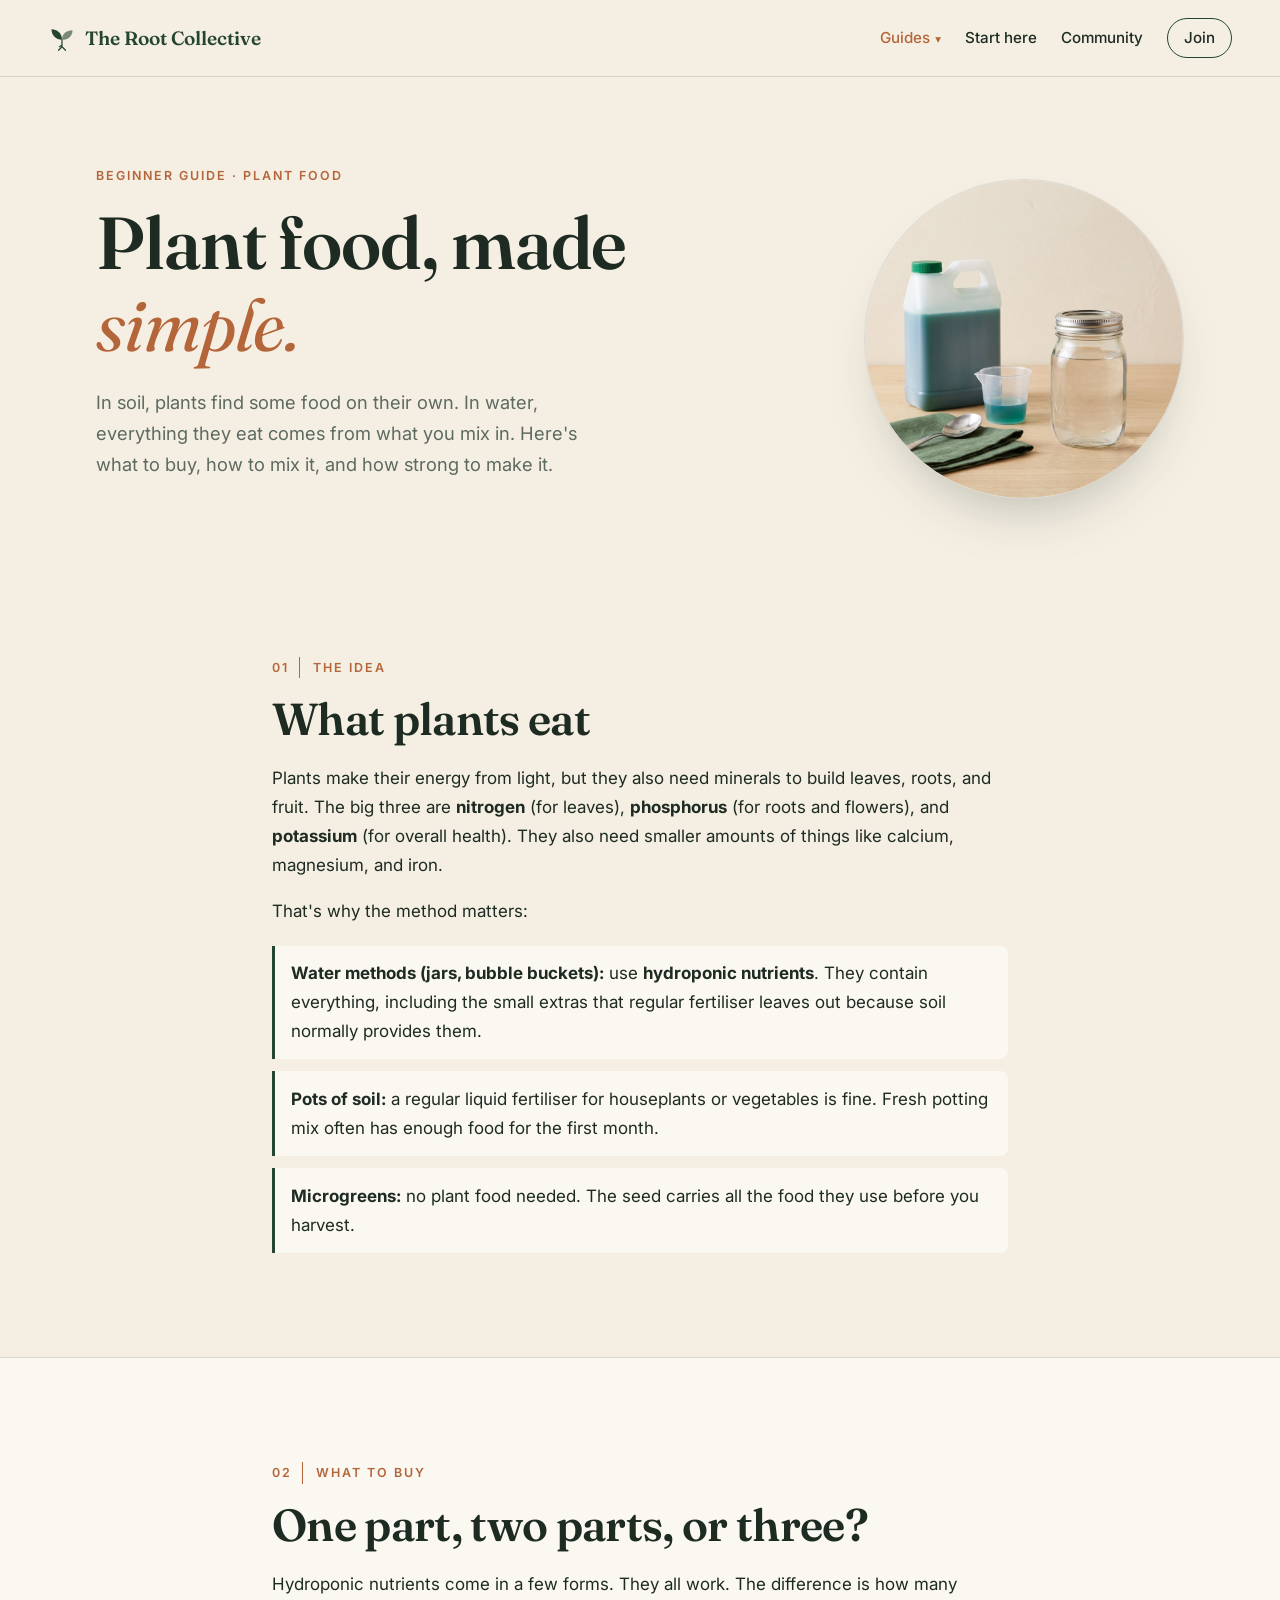
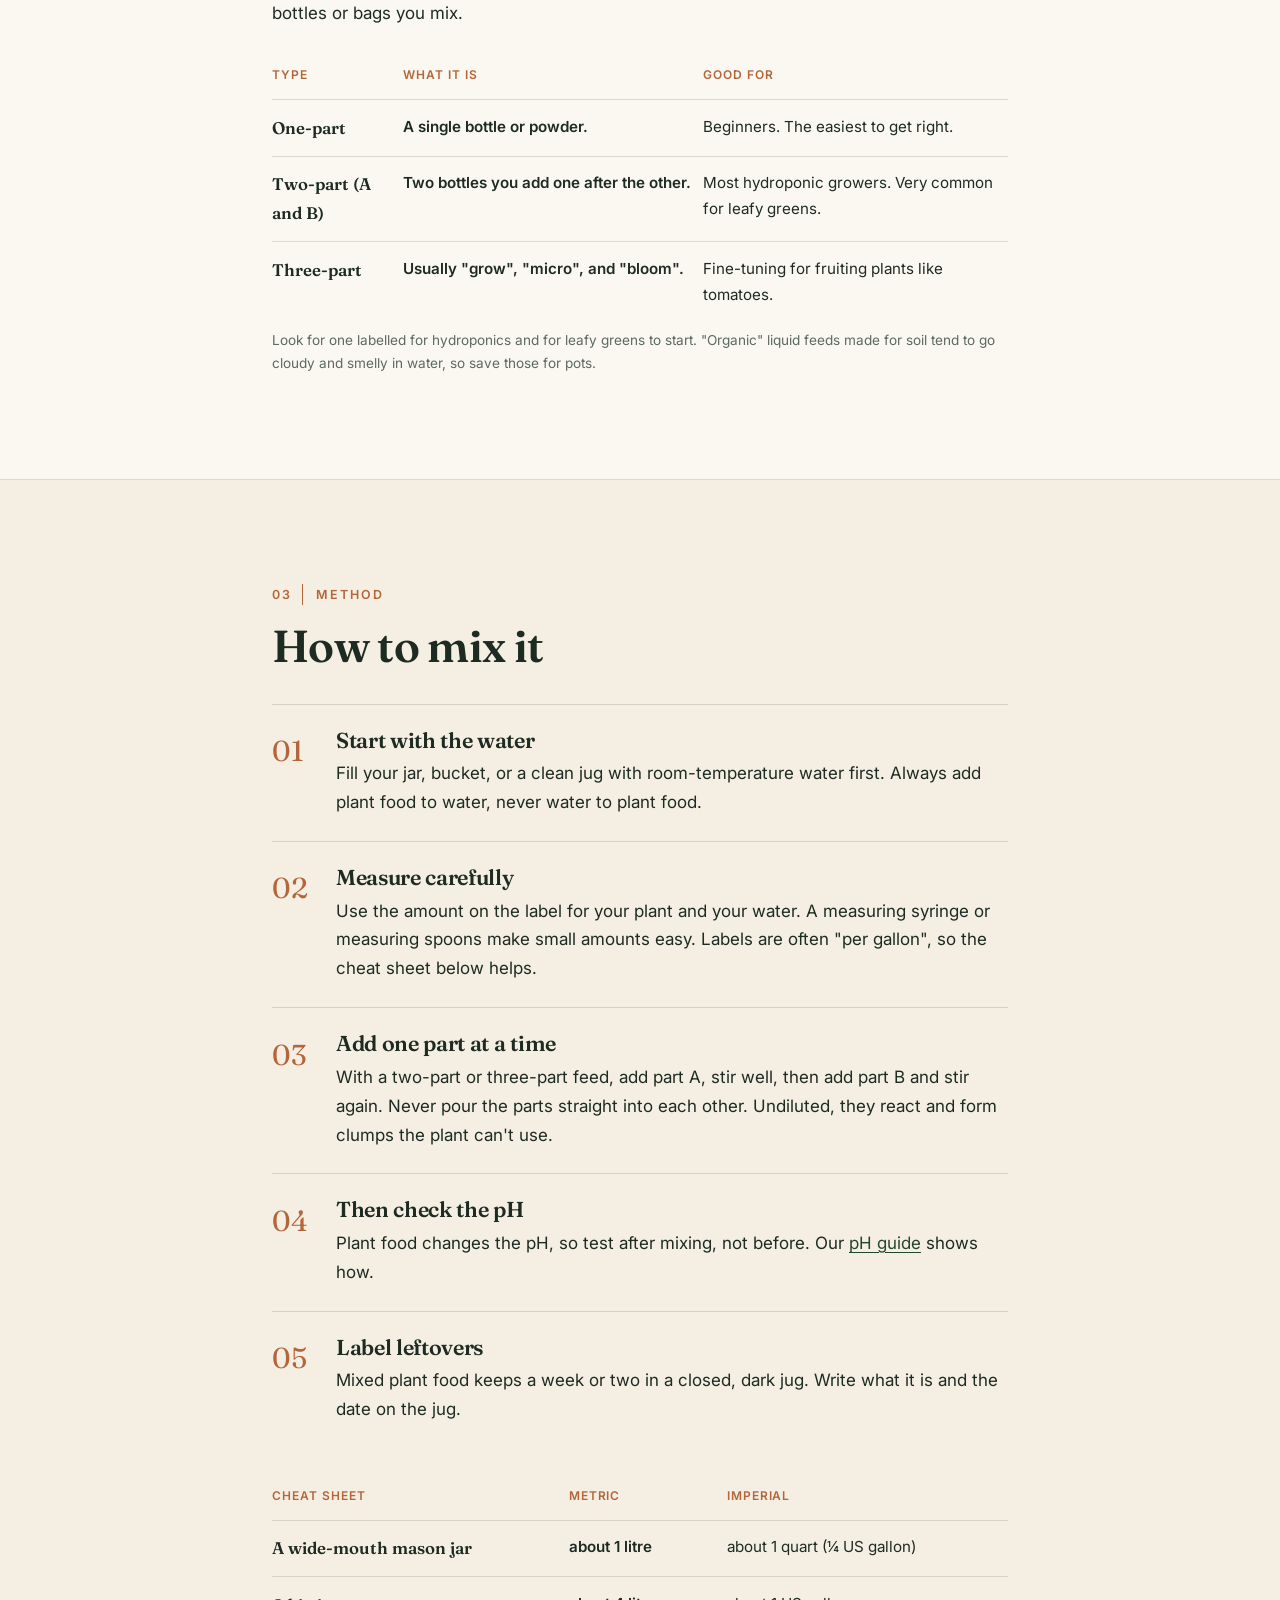
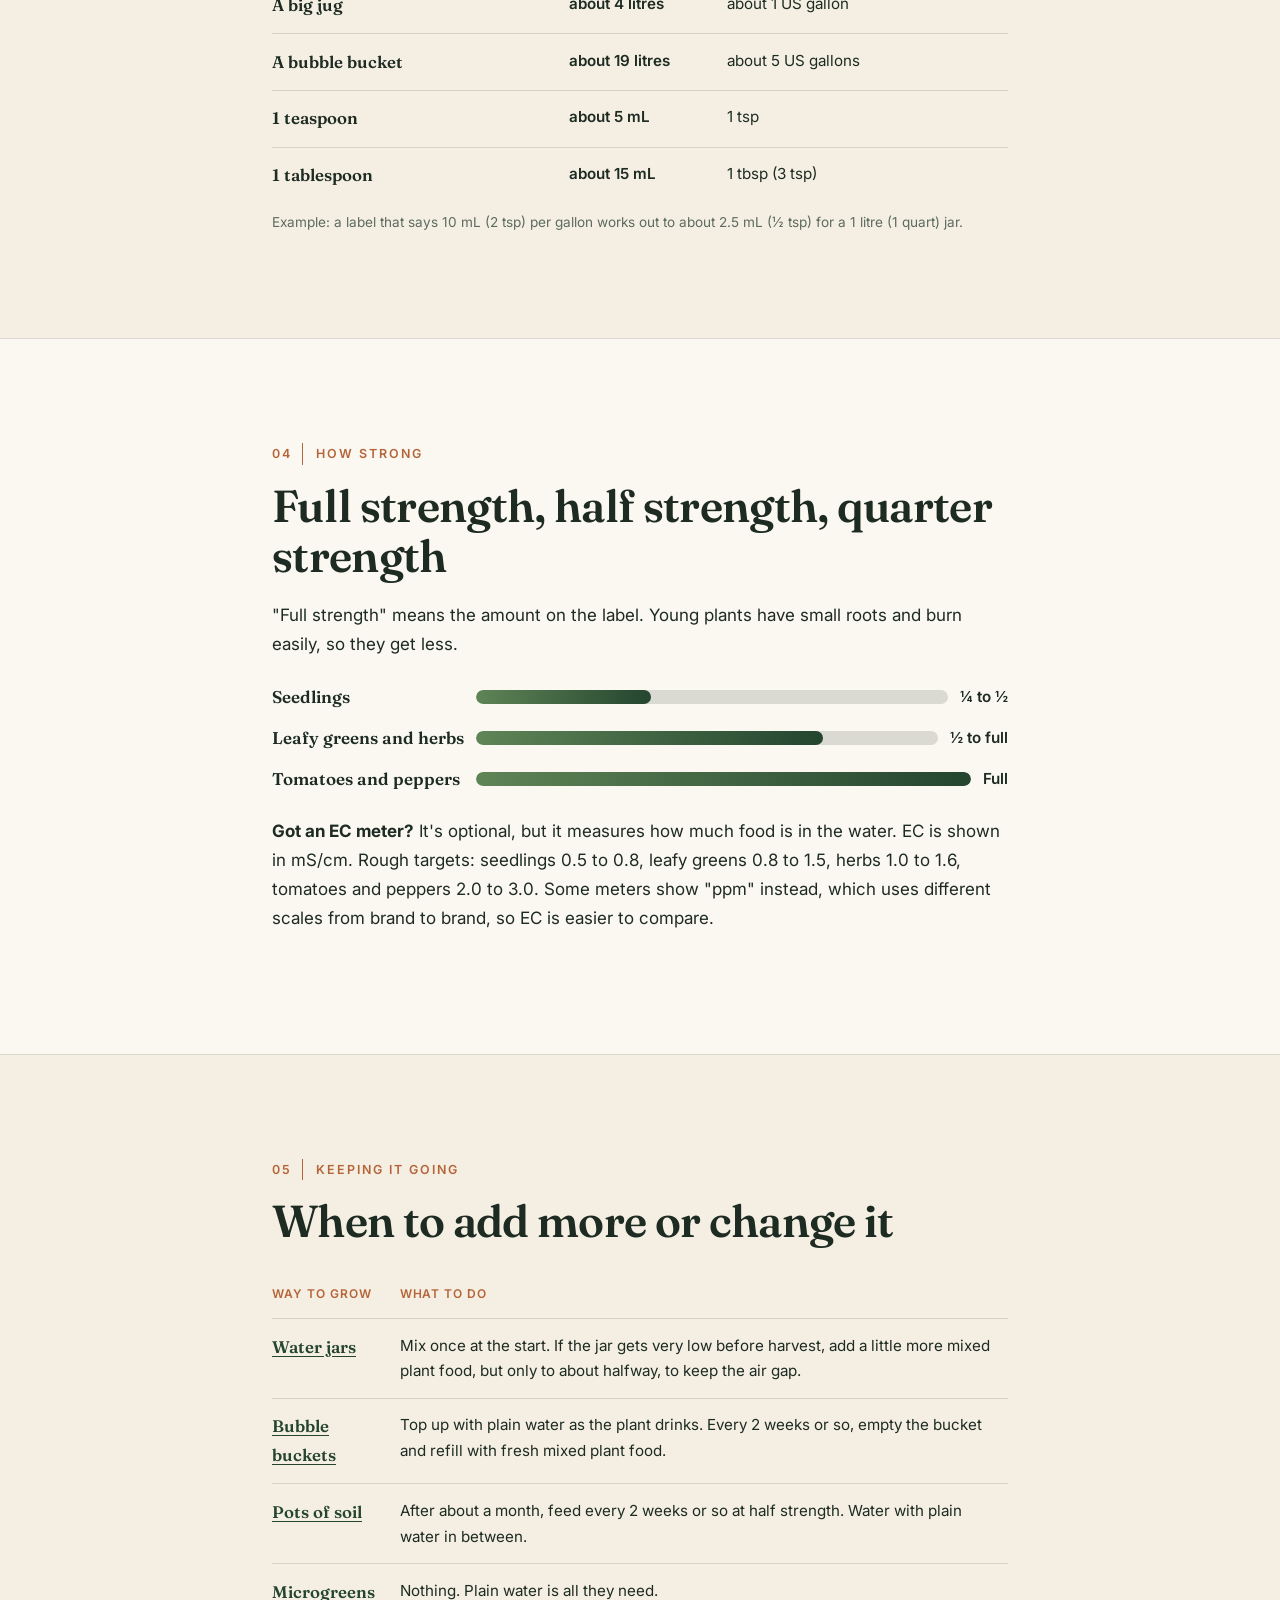
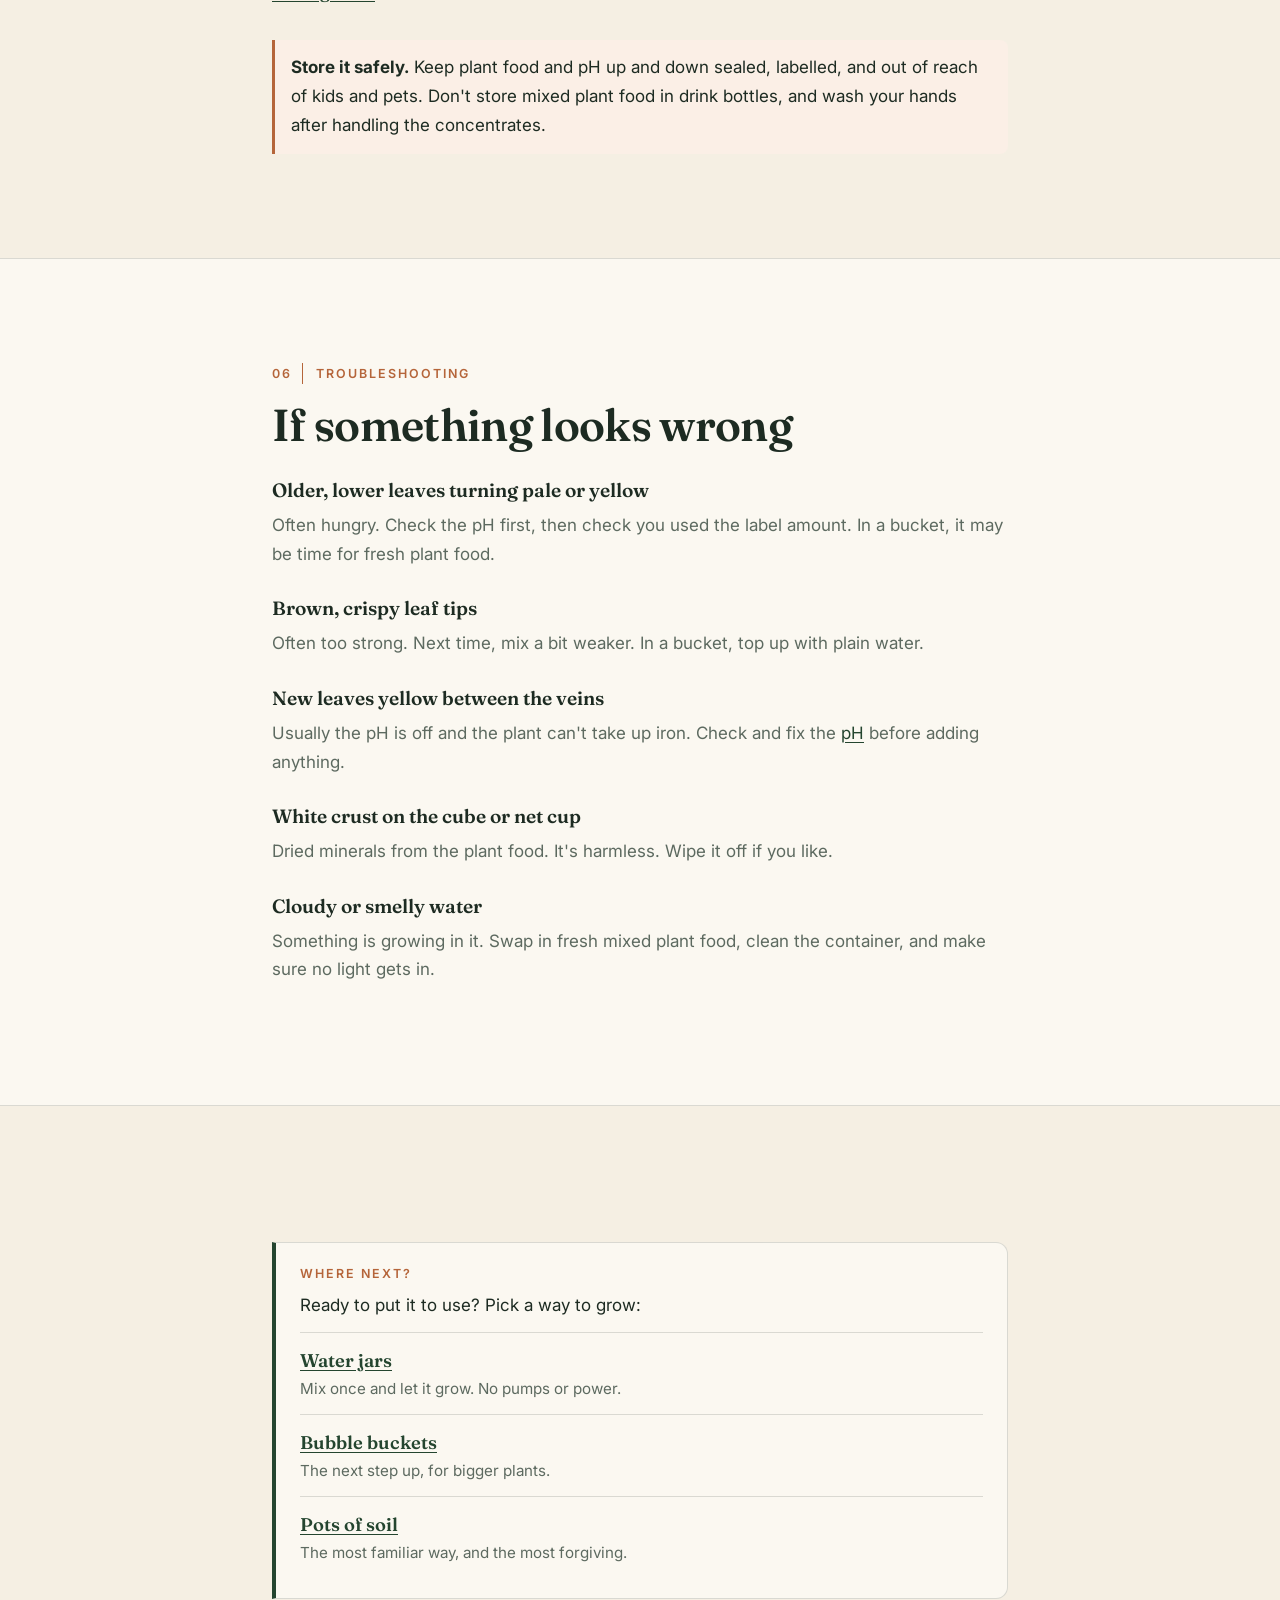
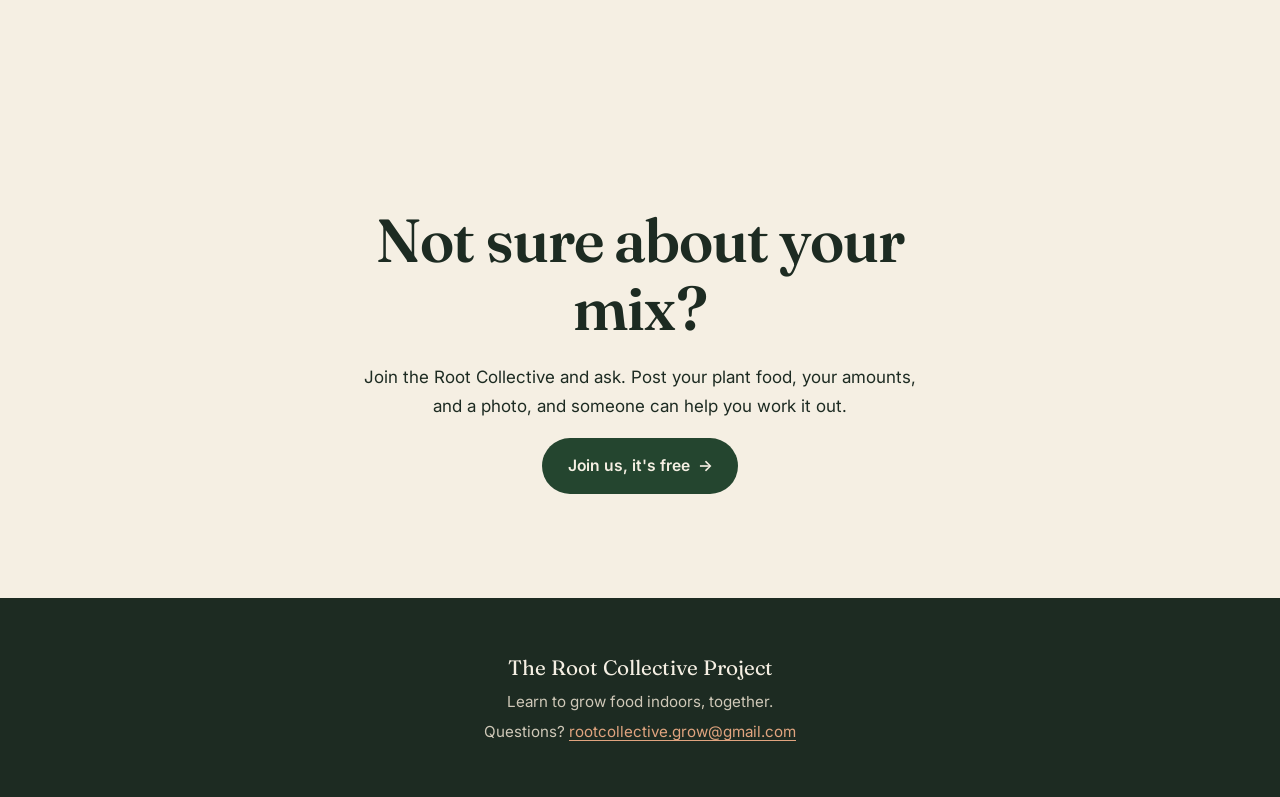
<file: plant-food.html>
<!DOCTYPE html>
<html lang="en-CA">
<head>
  <meta charset="UTF-8">
  <meta name="viewport" content="width=device-width, initial-scale=1">
  <meta name="color-scheme" content="light dark">
  <meta name="theme-color" content="#f5efe3" media="(prefers-color-scheme: light)">
  <meta name="theme-color" content="#111813" media="(prefers-color-scheme: dark)">
  <title>Plant food made simple · The Root Collective Project</title>
  <meta name="description" content="A beginner guide to plant food for indoor growing: which nutrients to buy, how to mix them, how strong, and when to change the water.">
  <!-- Free fonts from Google: Fraunces (headings) and Inter (body text) -->
  <link rel="preconnect" href="https://fonts.googleapis.com">
  <link rel="preconnect" href="https://fonts.gstatic.com" crossorigin>
  <link rel="stylesheet" href="https://fonts.googleapis.com/css2?family=Fraunces:ital,opsz,wght@0,9..144,400;0,9..144,600;1,9..144,400&family=Inter:wght@400;500;600&display=swap">
  <!-- SHARE: link previews -->
  <meta property="og:type" content="website">
  <meta property="og:site_name" content="The Root Collective">
  <meta property="og:title" content="Plant food made simple · The Root Collective Project">
  <meta property="og:description" content="A beginner guide to plant food for indoor growing: which nutrients to buy, how to mix them, how strong, and when to change the water.">
  <meta property="og:url" content="https://rootcollective-grow.github.io/plant-food.html">
  <meta property="og:image" content="https://rootcollective-grow.github.io/images/hero-food.jpg">
  <meta property="og:image:alt" content="Plant food made simple · The Root Collective Project">
  <meta name="twitter:card" content="summary_large_image">
  <link rel="canonical" href="https://rootcollective-grow.github.io/plant-food.html">
  <!-- /SHARE -->
  <link rel="icon" href="favicon.svg" type="image/svg+xml">
  <link rel="icon" href="favicon.ico" sizes="any">
  <link rel="apple-touch-icon" href="apple-touch-icon.png">
  <link rel="stylesheet" href="styles.css">
  <!-- Private visitor counter (GoatCounter, no cookies). Stats: https://rootcollective.goatcounter.com -->
  <script data-goatcounter="https://rootcollective.goatcounter.com/count" async src="//gc.zgo.at/count.js"></script>
</head>
<body>

  <header class="site-header">
    <a class="logo" href="index.html">
      <svg class="logo-mark" viewBox="0 0 32 32" aria-hidden="true">
        <path d="M16 18 C16 10 10 6 4 6 C4 13 9 18 16 18 Z" fill="currentColor"/>
        <path d="M16 18 C16 11 21 7 28 7 C28 14 23 18 16 18 Z" fill="currentColor" opacity="0.6"/>
        <path d="M16 18 V26 M16 26 L12 30 M16 26 L20 30 M16 24 L13 26" stroke="currentColor" stroke-width="1.4" fill="none" stroke-linecap="round"/>
      </svg>
      <span>The Root Collective</span>
    </a>
    <nav aria-label="Main">
      <details class="nav-guides">
        <summary class="is-current">Guides</summary>
        <div class="nav-menu">
          <p class="nav-menu-title">Ways to grow</p>
          <a href="water-jars.html">Water jars</a>
          <a href="microgreens.html">Microgreens</a>
          <a href="soil.html">Pots of soil</a>
          <a href="bubble-bucket.html">Bubble buckets</a>
          <p class="nav-menu-title">The basics</p>
          <a href="seed-starting.html">Starting seeds</a>
          <a href="lighting.html">Light</a>
          <a href="ph.html">pH</a>
          <a href="plant-food.html" aria-current="page">Plant food</a>
          <p class="nav-menu-title">Tools</p>
          <a href="savings.html">Savings calculator</a>
          <a href="planner.html">Planting planner</a>
        </div>
      </details>
      <a href="start-here.html">Start here</a>
      <a href="community.html">Community</a>
      <a class="nav-join" href="index.html#join">Join</a>
    </nav>
  </header>

  <main>

    <section class="hero hero-small hero-with-art">
      <div class="hero-text">
        <p class="eyebrow">Beginner guide · Plant food</p>
        <h1>Plant food, made <em>simple.</em></h1>
        <p class="hero-lead">In soil, plants find some food on their own. In water, everything they eat comes from what you mix in. Here's what to buy, how to mix it, and how strong to make it.</p>
      </div>
      <div class="hero-plate">
        <img class="hero-photo" src="images/hero-food.jpg" width="1000" height="1000" alt="A bottle of liquid plant food, a measuring spoon with a little plant food in it, and a glass jar of mixed water">
      </div>
    </section>

    <!-- The idea -->
    <section class="section narrow">
      <p class="eyebrow"><span class="eyebrow-num">01</span> The idea</p>
      <h2>What plants eat</h2>
      <p>Plants make their energy from light, but they also need minerals to build leaves, roots, and fruit. The big three are <strong>nitrogen</strong> (for leaves), <strong>phosphorus</strong> (for roots and flowers), and <strong>potassium</strong> (for overall health). They also need smaller amounts of things like calcium, magnesium, and iron.</p>
      <p>That's why the method matters:</p>
      <ul class="safety-list light-three">
        <li><strong>Water methods (jars, bubble buckets):</strong> use <strong>hydroponic nutrients</strong>. They contain everything, including the small extras that regular fertiliser leaves out because soil normally provides them.</li>
        <li><strong>Pots of soil:</strong> a regular liquid fertiliser for houseplants or vegetables is fine. Fresh potting mix often has enough food for the first month.</li>
        <li><strong>Microgreens:</strong> no plant food needed. The seed carries all the food they use before you harvest.</li>
      </ul>
    </section>

    <!-- What to buy -->
    <section class="section section-tinted">
      <p class="eyebrow"><span class="eyebrow-num">02</span> What to buy</p>
      <h2>One part, two parts, or three?</h2>
      <p>Hydroponic nutrients come in a few forms. They all work. The difference is how many bottles or bags you mix.</p>
      <div class="ph-table-wrap">
        <table class="ph-table">
          <thead><tr><th scope="col">Type</th><th scope="col">What it is</th><th scope="col">Good for</th></tr></thead>
          <tbody>
            <tr><th scope="row">One-part</th><td>A single bottle or powder.</td><td>Beginners. The easiest to get right.</td></tr>
            <tr><th scope="row">Two-part (A and B)</th><td>Two bottles you add one after the other.</td><td>Most hydroponic growers. Very common for leafy greens.</td></tr>
            <tr><th scope="row">Three-part</th><td>Usually "grow", "micro", and "bloom".</td><td>Fine-tuning for fruiting plants like tomatoes.</td></tr>
          </tbody>
        </table>
      </div>
      <p class="grow-note">Look for one labelled for hydroponics and for leafy greens to start. "Organic" liquid feeds made for soil tend to go cloudy and smelly in water, so save those for pots.</p>
    </section>

    <!-- How to mix -->
    <section class="section narrow">
      <p class="eyebrow"><span class="eyebrow-num">03</span> Method</p>
      <h2>How to mix it</h2>
      <ol class="steps">
        <li>
          <h3>Start with the water</h3>
          <p>Fill your jar, bucket, or a clean jug with room-temperature water first. Always add plant food to water, never water to plant food.</p>
        </li>
        <li>
          <h3>Measure carefully</h3>
          <p>Use the amount on the label for your plant and your water. A measuring syringe or measuring spoons make small amounts easy. Labels are often "per gallon", so the cheat sheet below helps.</p>
        </li>
        <li>
          <h3>Add one part at a time</h3>
          <p>With a two-part or three-part feed, add part A, stir well, then add part B and stir again. Never pour the parts straight into each other. Undiluted, they react and form clumps the plant can't use.</p>
        </li>
        <li>
          <h3>Then check the pH</h3>
          <p>Plant food changes the pH, so test after mixing, not before. Our <a href="ph.html">pH guide</a> shows how.</p>
        </li>
        <li>
          <h3>Label leftovers</h3>
          <p>Mixed plant food keeps a week or two in a closed, dark jug. Write what it is and the date on the jug.</p>
        </li>
      </ol>
      <div class="ph-table-wrap">
        <table class="ph-table">
          <thead><tr><th scope="col">Cheat sheet</th><th scope="col">Metric</th><th scope="col">Imperial</th></tr></thead>
          <tbody>
            <tr><th scope="row">A wide-mouth mason jar</th><td>about 1 litre</td><td>about 1 quart (¼ US gallon)</td></tr>
            <tr><th scope="row">A big jug</th><td>about 4 litres</td><td>about 1 US gallon</td></tr>
            <tr><th scope="row">A bubble bucket</th><td>about 19 litres</td><td>about 5 US gallons</td></tr>
            <tr><th scope="row">1 teaspoon</th><td>about 5 mL</td><td>1 tsp</td></tr>
            <tr><th scope="row">1 tablespoon</th><td>about 15 mL</td><td>1 tbsp (3 tsp)</td></tr>
          </tbody>
        </table>
      </div>
      <p class="grow-note">Example: a label that says 10 mL (2 tsp) per gallon works out to about 2.5 mL (½ tsp) for a 1 litre (1 quart) jar.</p>
    </section>

    <!-- How strong -->
    <section class="section section-tinted">
      <p class="eyebrow"><span class="eyebrow-num">04</span> How strong</p>
      <h2>Full strength, half strength, quarter strength</h2>
      <p>"Full strength" means the amount on the label. Young plants have small roots and burn easily, so they get less.</p>
      <figure class="food-strength" aria-label="Plant food strength by stage: seedlings a quarter to half, leafy greens and herbs half to full, tomatoes and peppers full">
        <div class="food-row"><span class="food-label">Seedlings</span><span class="food-bar"><span style="width: 37%"></span></span><span class="food-val">¼ to ½</span></div>
        <div class="food-row"><span class="food-label">Leafy greens and herbs</span><span class="food-bar"><span style="width: 75%"></span></span><span class="food-val">½ to full</span></div>
        <div class="food-row"><span class="food-label">Tomatoes and peppers</span><span class="food-bar"><span style="width: 100%"></span></span><span class="food-val">Full</span></div>
      </figure>
      <p><strong>Got an EC meter?</strong> It's optional, but it measures how much food is in the water. EC is shown in mS/cm. Rough targets: seedlings 0.5 to 0.8, leafy greens 0.8 to 1.5, herbs 1.0 to 1.6, tomatoes and peppers 2.0 to 3.0. Some meters show "ppm" instead, which uses different scales from brand to brand, so EC is easier to compare.</p>
    </section>

    <!-- When to change -->
    <section class="section narrow">
      <p class="eyebrow"><span class="eyebrow-num">05</span> Keeping it going</p>
      <h2>When to add more or change it</h2>
      <div class="ph-table-wrap">
        <table class="ph-table ph-table-wide">
          <thead><tr><th scope="col">Way to grow</th><th scope="col">What to do</th></tr></thead>
          <tbody>
            <tr><th scope="row"><a href="water-jars.html">Water jars</a></th><td>Mix once at the start. If the jar gets very low before harvest, add a little more mixed plant food, but only to about halfway, to keep the air gap.</td></tr>
            <tr><th scope="row"><a href="bubble-bucket.html">Bubble buckets</a></th><td>Top up with plain water as the plant drinks. Every 2 weeks or so, empty the bucket and refill with fresh mixed plant food.</td></tr>
            <tr><th scope="row"><a href="soil.html">Pots of soil</a></th><td>After about a month, feed every 2 weeks or so at half strength. Water with plain water in between.</td></tr>
            <tr><th scope="row"><a href="microgreens.html">Microgreens</a></th><td>Nothing. Plain water is all they need.</td></tr>
          </tbody>
        </table>
      </div>
      <ul class="safety-list">
        <li><strong>Store it safely.</strong> Keep plant food and pH up and down sealed, labelled, and out of reach of kids and pets. Don't store mixed plant food in drink bottles, and wash your hands after handling the concentrates.</li>
      </ul>
    </section>

    <!-- Troubleshooting -->
    <section class="section section-tinted">
      <p class="eyebrow"><span class="eyebrow-num">06</span> Troubleshooting</p>
      <h2>If something looks wrong</h2>
      <dl class="problems">
        <dt>Older, lower leaves turning pale or yellow</dt>
        <dd>Often hungry. Check the pH first, then check you used the label amount. In a bucket, it may be time for fresh plant food.</dd>
        <dt>Brown, crispy leaf tips</dt>
        <dd>Often too strong. Next time, mix a bit weaker. In a bucket, top up with plain water.</dd>
        <dt>New leaves yellow between the veins</dt>
        <dd>Usually the pH is off and the plant can't take up iron. Check and fix the <a href="ph.html">pH</a> before adding anything.</dd>
        <dt>White crust on the cube or net cup</dt>
        <dd>Dried minerals from the plant food. It's harmless. Wipe it off if you like.</dd>
        <dt>Cloudy or smelly water</dt>
        <dd>Something is growing in it. Swap in fresh mixed plant food, clean the container, and make sure no light gets in.</dd>
      </dl>
    </section>

    <!-- Where to go next -->
    <section class="section narrow">
      <aside class="before-box" aria-label="Where next">
        <p class="before-title">Where next?</p>
        <p>Ready to put it to use? Pick a way to grow:</p>
        <ul>
          <li><a href="water-jars.html">Water jars</a><span>Mix once and let it grow. No pumps or power.</span></li>
          <li><a href="bubble-bucket.html">Bubble buckets</a><span>The next step up, for bigger plants.</span></li>
          <li><a href="soil.html">Pots of soil</a><span>The most familiar way, and the most forgiving.</span></li>
        </ul>
      </aside>
    </section>

    <section class="section section-join">
      <h2>Not sure about your mix?</h2>
      <p>Join the Root Collective and ask. Post your plant food, your amounts, and a photo, and someone can help you work it out.</p>
      <a class="button" href="index.html#join">Join us, it's free <span aria-hidden="true">→</span></a>
    </section>

  </main>

  <footer class="site-footer">
    <p class="footer-name">The Root Collective Project</p>
    <p>Learn to grow food indoors, together.</p>
    <p>Questions? <a class="footer-link" href="mailto:rootcollective.grow@gmail.com">rootcollective.grow@gmail.com</a></p>
  </footer>

  <script src="animations.js"></script>
  <!-- Start each page at the top (helps when the site is shown inside a preview frame) -->
  <script>if (!location.hash) { document.body.scrollIntoView({ block: 'start', behavior: 'instant' }); }</script>
</body>
</html>
</file>
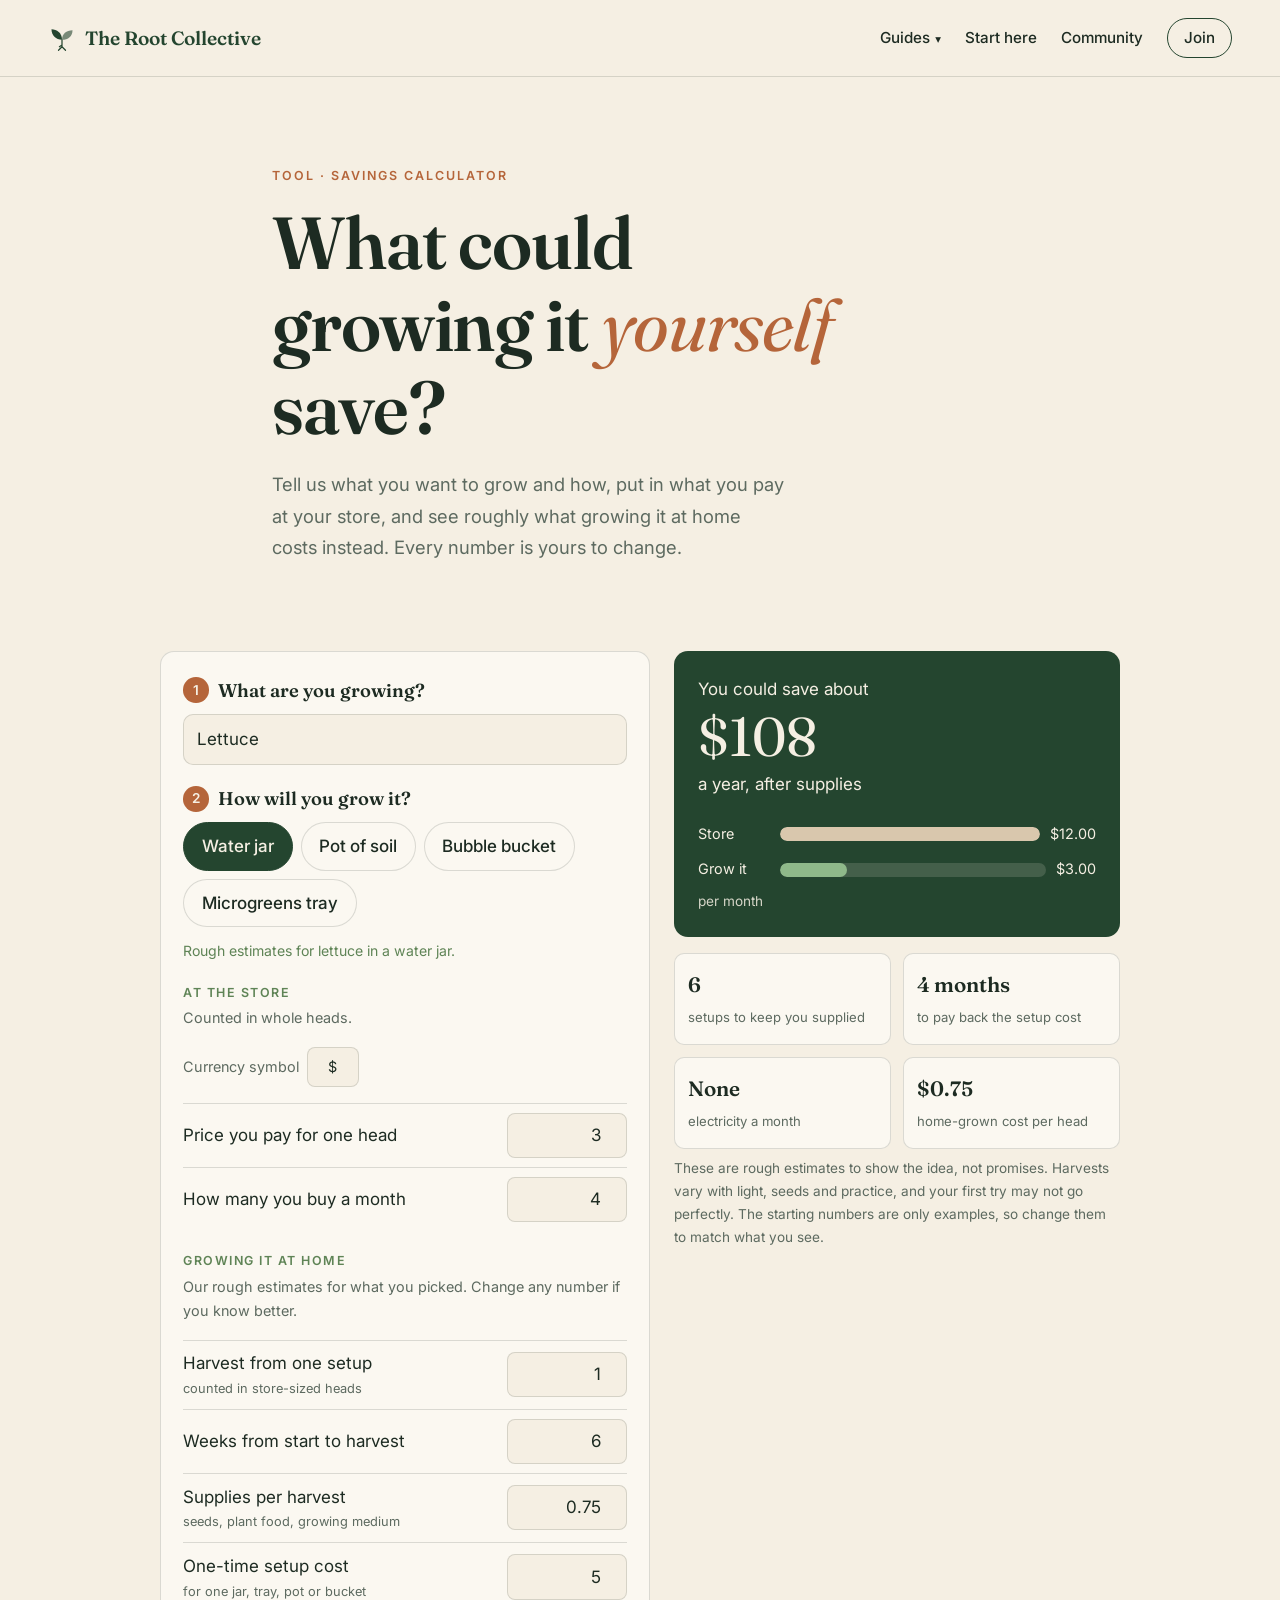
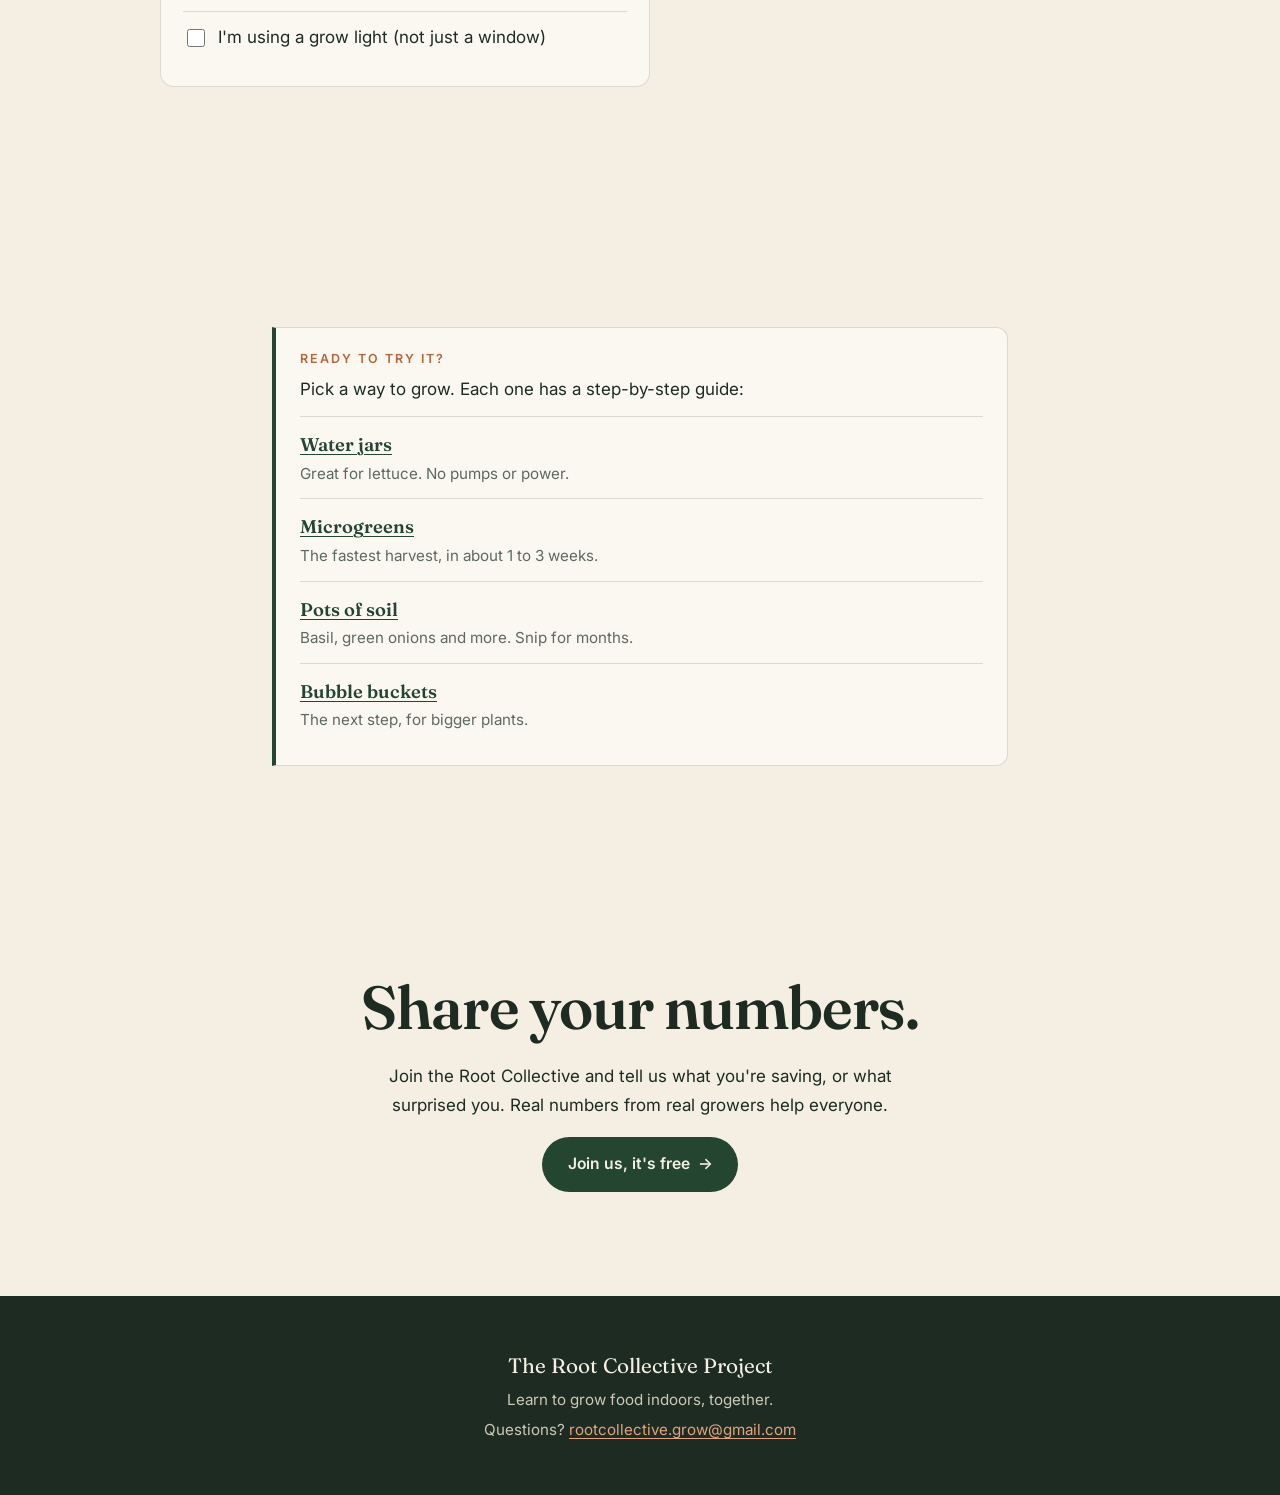
<file: savings.html>
<!DOCTYPE html>
<html lang="en-CA">
<head>
  <meta charset="UTF-8">
  <meta name="viewport" content="width=device-width, initial-scale=1">
  <meta name="color-scheme" content="light dark">
  <meta name="theme-color" content="#f5efe3" media="(prefers-color-scheme: light)">
  <meta name="theme-color" content="#111813" media="(prefers-color-scheme: dark)">
  <title>Savings calculator · The Root Collective Project</title>
  <meta name="description" content="Compare what you pay at the store with what it costs to grow lettuce, microgreens or basil at home. Put in your own prices and see a rough yearly saving.">
  <!-- Free fonts from Google: Fraunces (headings) and Inter (body text) -->
  <link rel="preconnect" href="https://fonts.googleapis.com">
  <link rel="preconnect" href="https://fonts.gstatic.com" crossorigin>
  <link rel="stylesheet" href="https://fonts.googleapis.com/css2?family=Fraunces:ital,opsz,wght@0,9..144,400;0,9..144,600;1,9..144,400&family=Inter:wght@400;500;600&display=swap">
  <!-- SHARE: link previews -->
  <meta property="og:type" content="website">
  <meta property="og:site_name" content="The Root Collective">
  <meta property="og:title" content="Savings calculator · The Root Collective Project">
  <meta property="og:description" content="Compare what you pay at the store with what it costs to grow lettuce, microgreens or basil at home. Put in your own prices and see a rough yearly saving.">
  <meta property="og:url" content="https://rootcollective-grow.github.io/savings.html">
  <meta property="og:image" content="https://rootcollective-grow.github.io/images/hero-ways-to-grow.jpg">
  <meta property="og:image:alt" content="Savings calculator · The Root Collective Project">
  <meta name="twitter:card" content="summary_large_image">
  <link rel="canonical" href="https://rootcollective-grow.github.io/savings.html">
  <!-- /SHARE -->
  <link rel="icon" href="favicon.svg" type="image/svg+xml">
  <link rel="icon" href="favicon.ico" sizes="any">
  <link rel="apple-touch-icon" href="apple-touch-icon.png">
  <link rel="stylesheet" href="styles.css">
  <!-- Private visitor counter (GoatCounter, no cookies). Stats: https://rootcollective.goatcounter.com -->
  <script data-goatcounter="https://rootcollective.goatcounter.com/count" async src="//gc.zgo.at/count.js"></script>
</head>
<body>

  <header class="site-header">
    <a class="logo" href="index.html">
      <svg class="logo-mark" viewBox="0 0 32 32" aria-hidden="true">
        <path d="M16 18 C16 10 10 6 4 6 C4 13 9 18 16 18 Z" fill="currentColor"/>
        <path d="M16 18 C16 11 21 7 28 7 C28 14 23 18 16 18 Z" fill="currentColor" opacity="0.6"/>
        <path d="M16 18 V26 M16 26 L12 30 M16 26 L20 30 M16 24 L13 26" stroke="currentColor" stroke-width="1.4" fill="none" stroke-linecap="round"/>
      </svg>
      <span>The Root Collective</span>
    </a>
    <nav aria-label="Main">
      <details class="nav-guides">
        <summary>Guides</summary>
        <div class="nav-menu">
          <p class="nav-menu-title">Ways to grow</p>
          <a href="water-jars.html">Water jars</a>
          <a href="microgreens.html">Microgreens</a>
          <a href="soil.html">Pots of soil</a>
          <a href="bubble-bucket.html">Bubble buckets</a>
          <p class="nav-menu-title">The basics</p>
          <a href="seed-starting.html">Starting seeds</a>
          <a href="lighting.html">Light</a>
          <a href="ph.html">pH</a>
          <a href="plant-food.html">Plant food</a>
          <p class="nav-menu-title">Tools</p>
          <a href="savings.html" aria-current="page">Savings calculator</a>
          <a href="planner.html">Planting planner</a>
        </div>
      </details>
      <a href="start-here.html">Start here</a>
      <a href="community.html">Community</a>
      <a class="nav-join" href="index.html#join">Join</a>
    </nav>
  </header>

  <main>

    <section class="hero hero-small">
      <div class="hero-text">
        <p class="eyebrow">Tool · Savings calculator</p>
        <h1>What could growing it <em>yourself</em> save?</h1>
        <p class="hero-lead">Tell us what you want to grow and how, put in what you pay at your store, and see roughly what growing it at home costs instead. Every number is yours to change.</p>
      </div>
    </section>

    <section class="section calc-section">
      <div class="calc-grid">
        <div class="calc-card">
          <div class="calc-step">
            <label class="calc-q" for="crop"><span>1</span> What are you growing?</label>
            <input id="crop" list="cropList" value="Lettuce" placeholder="For example: lettuce, basil, cherry tomatoes" autocomplete="off">
            <datalist id="cropList">
              <option value="Lettuce"><option value="Spinach"><option value="Kale"><option value="Bok choy">
              <option value="Basil"><option value="Mint"><option value="Parsley"><option value="Cilantro">
              <option value="Green onions"><option value="Chives"><option value="Microgreens">
              <option value="Cherry tomatoes"><option value="Peppers"><option value="Strawberries">
            </datalist>
          </div>
          <div class="calc-step">
            <p class="calc-q" id="mLabel"><span>2</span> How will you grow it?</p>
            <div class="calc-crops" role="group" aria-labelledby="mLabel">
              <button type="button" data-m="jar" aria-pressed="true">Water jar</button>
              <button type="button" data-m="soil" aria-pressed="false">Pot of soil</button>
              <button type="button" data-m="bucket" aria-pressed="false">Bubble bucket</button>
              <button type="button" data-m="tray" aria-pressed="false">Microgreens tray</button>
            </div>
            <p class="calc-match" id="matchNote" aria-live="polite"></p>
          </div>

          <p class="calc-group">At the store</p>
          <p class="calc-sub" id="unitNote"></p>
          <div class="calc-cur"><label for="cur">Currency symbol</label><input id="cur" value="$" maxlength="3"></div>
          <div class="calc-field"><label for="price">Price you pay for one <span class="u"></span></label><input id="price" type="number" min="0" step="0.05" inputmode="decimal"></div>
          <div class="calc-field"><label for="buy">How many you buy a month</label><input id="buy" type="number" min="0" step="1" inputmode="numeric"></div>

          <p class="calc-group">Growing it at home</p>
          <p class="calc-sub">Our rough estimates for what you picked. Change any number if you know better.</p>
          <div class="calc-field"><label for="yield">Harvest from one setup<small>counted in store-sized <span class="u"></span>s</small></label><input id="yield" type="number" min="0.1" step="0.5" inputmode="decimal"></div>
          <div class="calc-field"><label for="weeks">Weeks from start to harvest</label><input id="weeks" type="number" min="0.5" step="0.5" inputmode="decimal"></div>
          <div class="calc-field"><label for="supplies">Supplies per harvest<small>seeds, plant food, growing medium</small></label><input id="supplies" type="number" min="0" step="0.05" inputmode="decimal"></div>
          <div class="calc-field"><label for="setup">One-time setup cost<small>for one jar, tray, pot or bucket</small></label><input id="setup" type="number" min="0" step="1" inputmode="decimal"></div>

          <label class="calc-toggle"><input type="checkbox" id="useLight"> I'm using a grow light (not just a window)</label>
          <div id="lightFields" hidden>
            <div class="calc-field"><label for="watts">Light power<small>in watts, written on the light</small></label><input id="watts" type="number" min="0" step="1" value="20" inputmode="numeric"></div>
            <div class="calc-field"><label for="hours">Hours on per day</label><input id="hours" type="number" min="0" max="24" step="1" value="14" inputmode="numeric"></div>
            <div class="calc-field"><label for="kwh">Electricity price per kWh<small>found on your power bill</small></label><input id="kwh" type="number" min="0" step="0.01" value="0.15" inputmode="decimal"></div>
            <div class="calc-field"><label for="lightCost">Price of the light</label><input id="lightCost" type="number" min="0" step="1" value="30" inputmode="decimal"></div>
          </div>
        </div>

        <div class="calc-out">
          <div class="calc-result" aria-live="polite">
            <p>You could save about</p>
            <p class="calc-big" id="yearly"></p>
            <p id="yearlyNote">a year</p>
            <div class="calc-bars" aria-hidden="true">
              <div class="calc-bar-row"><span>Store</span><div class="calc-bar"><span class="s" id="bStore"></span></div><span id="tStore"></span></div>
              <div class="calc-bar-row"><span>Grow it</span><div class="calc-bar"><span class="g" id="bGrow"></span></div><span id="tGrow"></span></div>
            </div>
            <p class="calc-small">per month</p>
          </div>
          <div class="calc-stats">
            <div class="calc-stat"><b id="setups"></b><span id="setupsLabel">setups to keep you supplied</span></div>
            <div class="calc-stat"><b id="payback"></b><span>to pay back the setup cost</span></div>
            <div class="calc-stat"><b id="energy"></b><span>electricity a month</span></div>
            <div class="calc-stat"><b id="perUnit"></b><span>home-grown cost per <span class="u"></span></span></div>
          </div>
          <p class="grow-note">These are rough estimates to show the idea, not promises. Harvests vary with light, seeds and practice, and your first try may not go perfectly. The starting numbers are only examples, so change them to match what you see.</p>
        </div>
      </div>
    </section>

    <section class="section narrow">
      <aside class="before-box" aria-label="Where next">
        <p class="before-title">Ready to try it?</p>
        <p>Pick a way to grow. Each one has a step-by-step guide:</p>
        <ul>
          <li><a href="water-jars.html">Water jars</a><span>Great for lettuce. No pumps or power.</span></li>
          <li><a href="microgreens.html">Microgreens</a><span>The fastest harvest, in about 1 to 3 weeks.</span></li>
          <li><a href="soil.html">Pots of soil</a><span>Basil, green onions and more. Snip for months.</span></li>
          <li><a href="bubble-bucket.html">Bubble buckets</a><span>The next step, for bigger plants.</span></li>
        </ul>
      </aside>
    </section>

    <section class="section section-join">
      <h2>Share your numbers.</h2>
      <p>Join the Root Collective and tell us what you're saving, or what surprised you. Real numbers from real growers help everyone.</p>
      <a class="button" href="index.html#join">Join us, it's free <span aria-hidden="true">→</span></a>
    </section>

  </main>

  <footer class="site-footer">
    <p class="footer-name">The Root Collective Project</p>
    <p>Learn to grow food indoors, together.</p>
    <p>Questions? <a class="footer-link" href="mailto:rootcollective.grow@gmail.com">rootcollective.grow@gmail.com</a></p>
  </footer>

  <script src="animations.js"></script>
  <script src="calculator.js"></script>
  <!-- Start each page at the top (helps when the site is shown inside a preview frame) -->
  <script>if (!location.hash) { document.body.scrollIntoView({ block: 'start', behavior: 'instant' }); }</script>
</body>
</html>
</file>
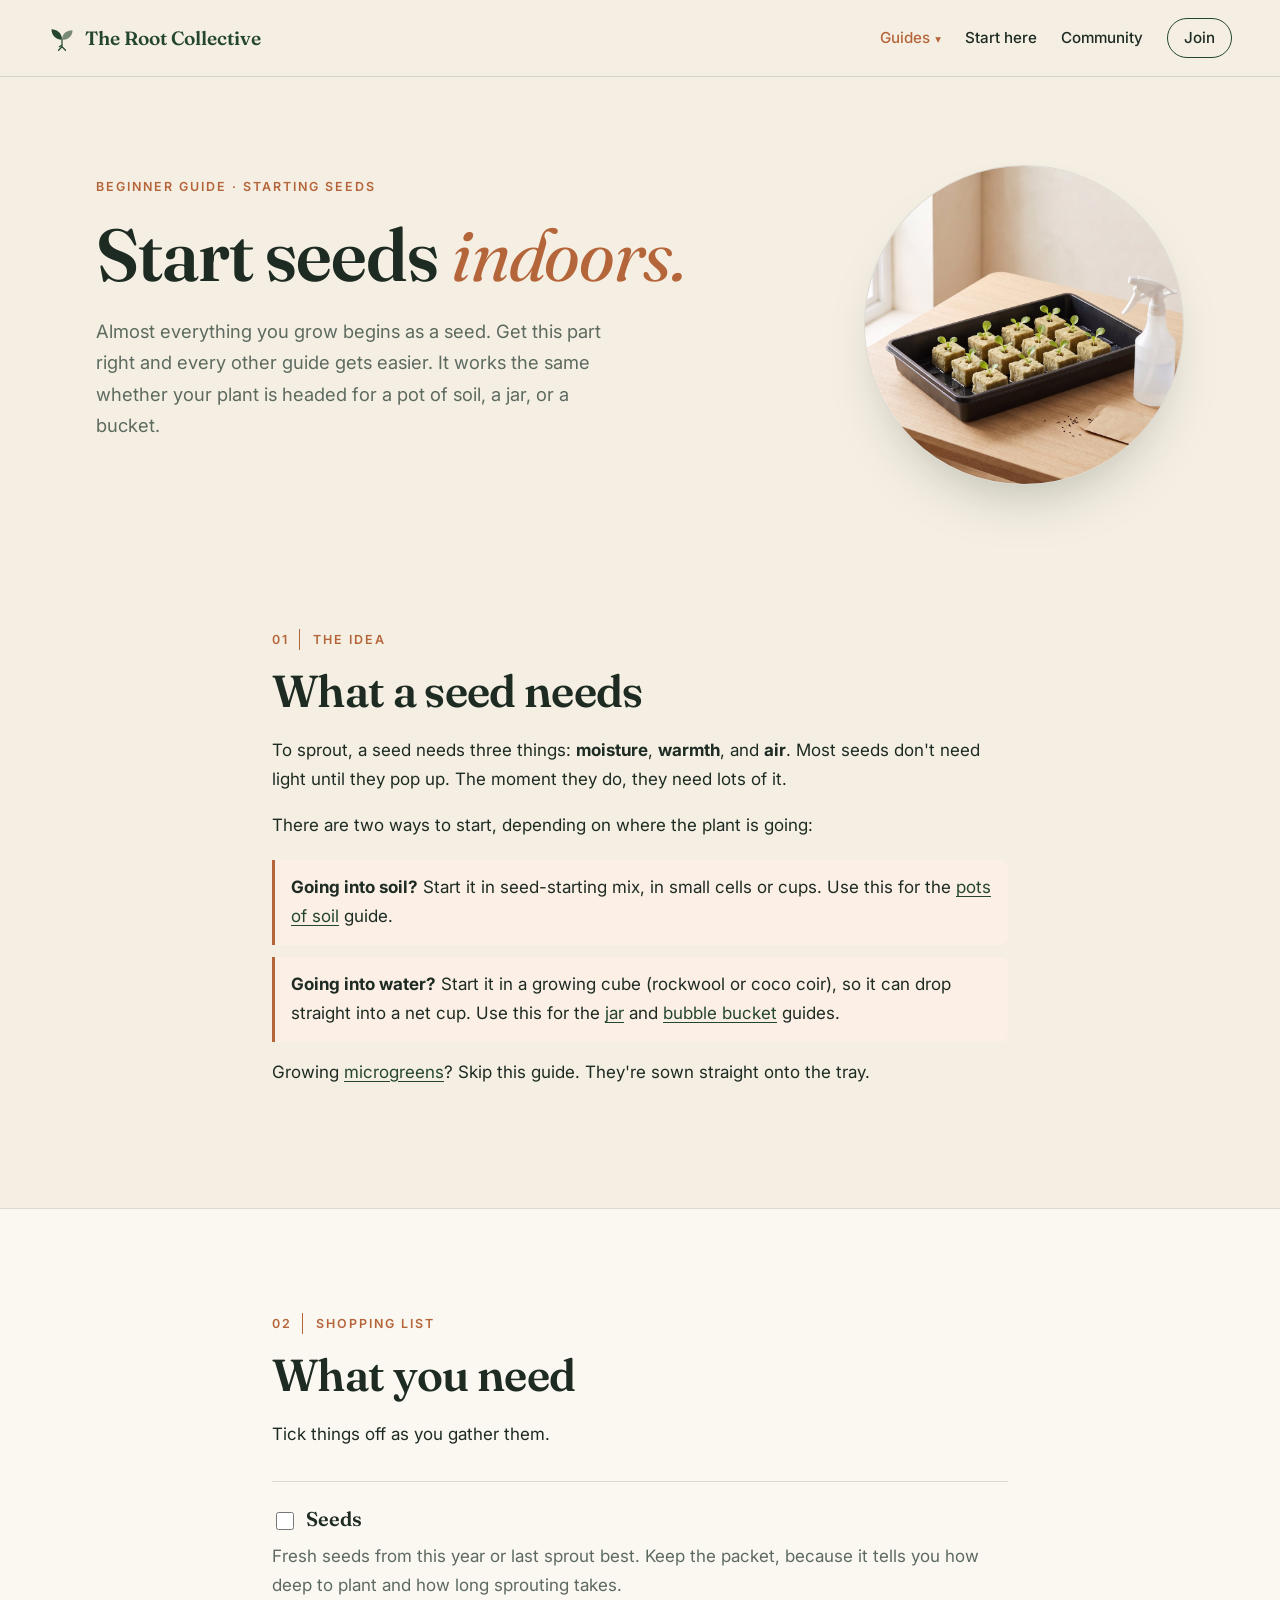
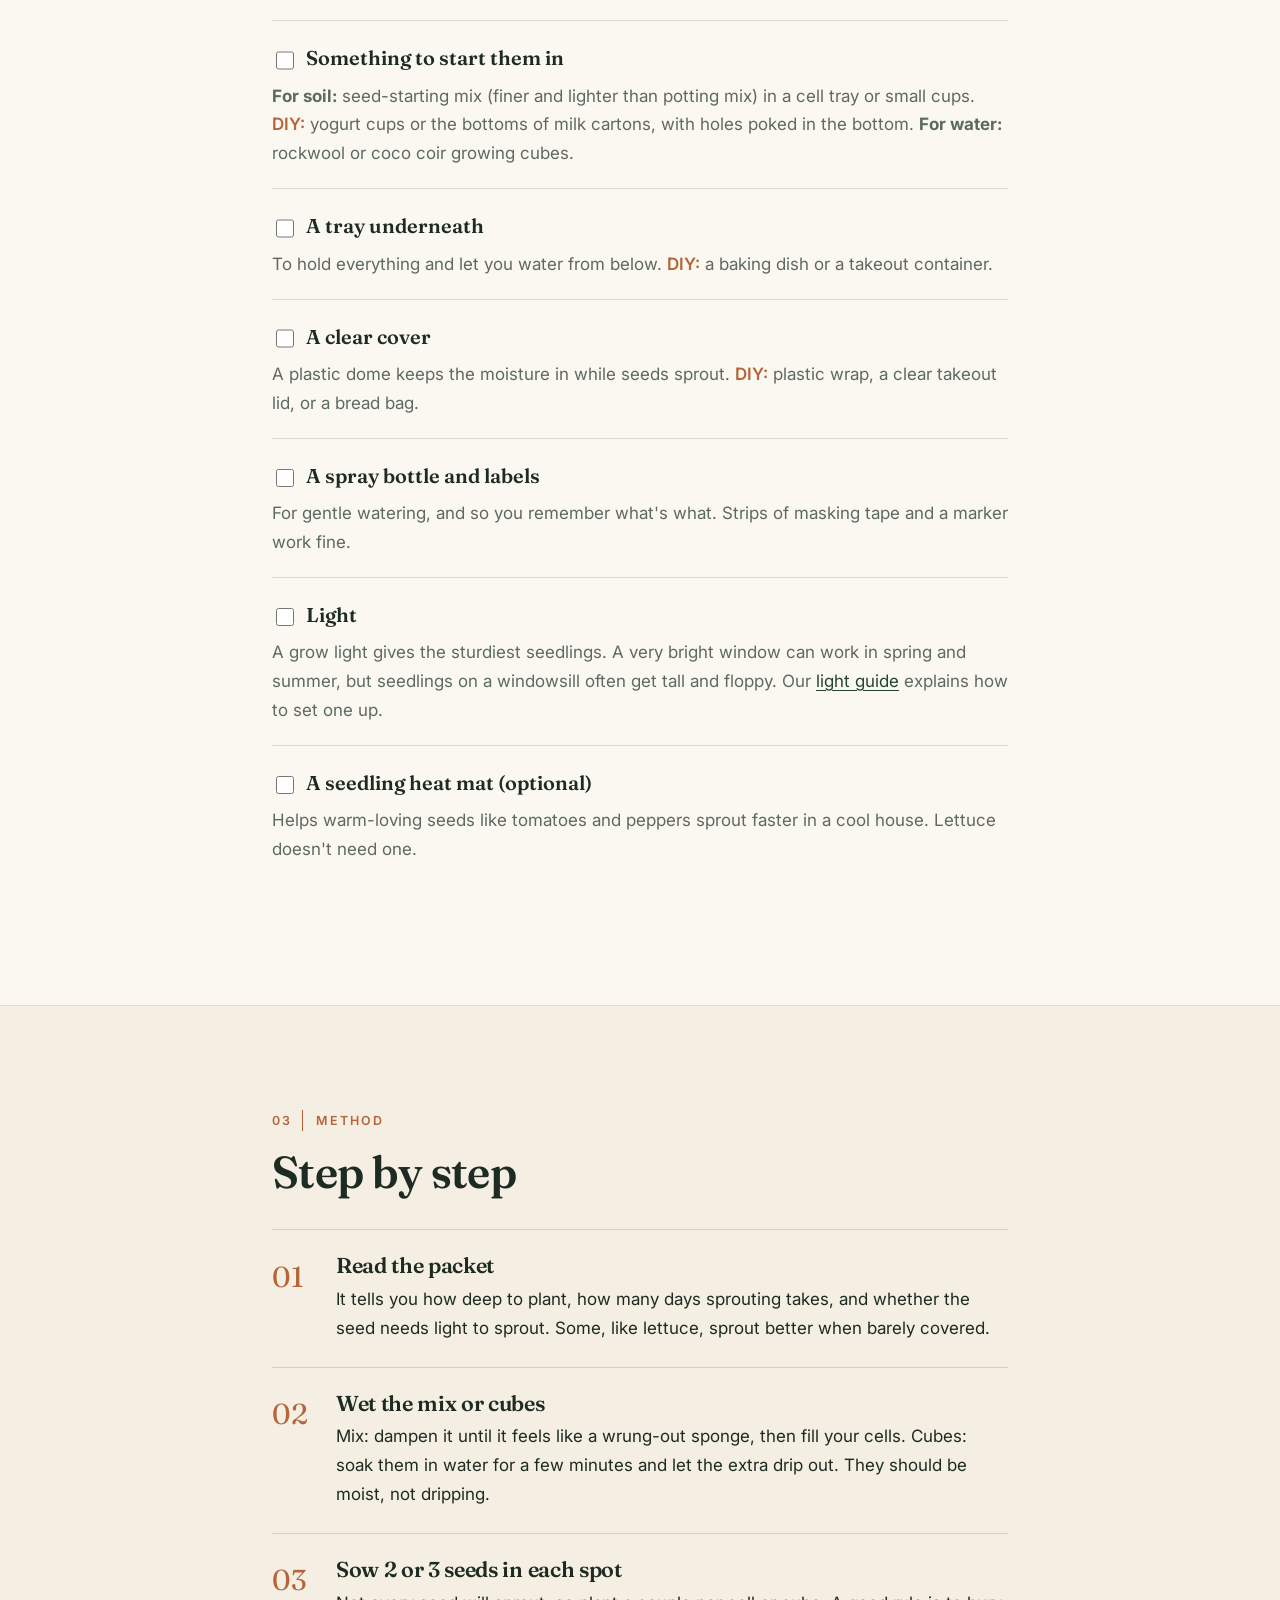
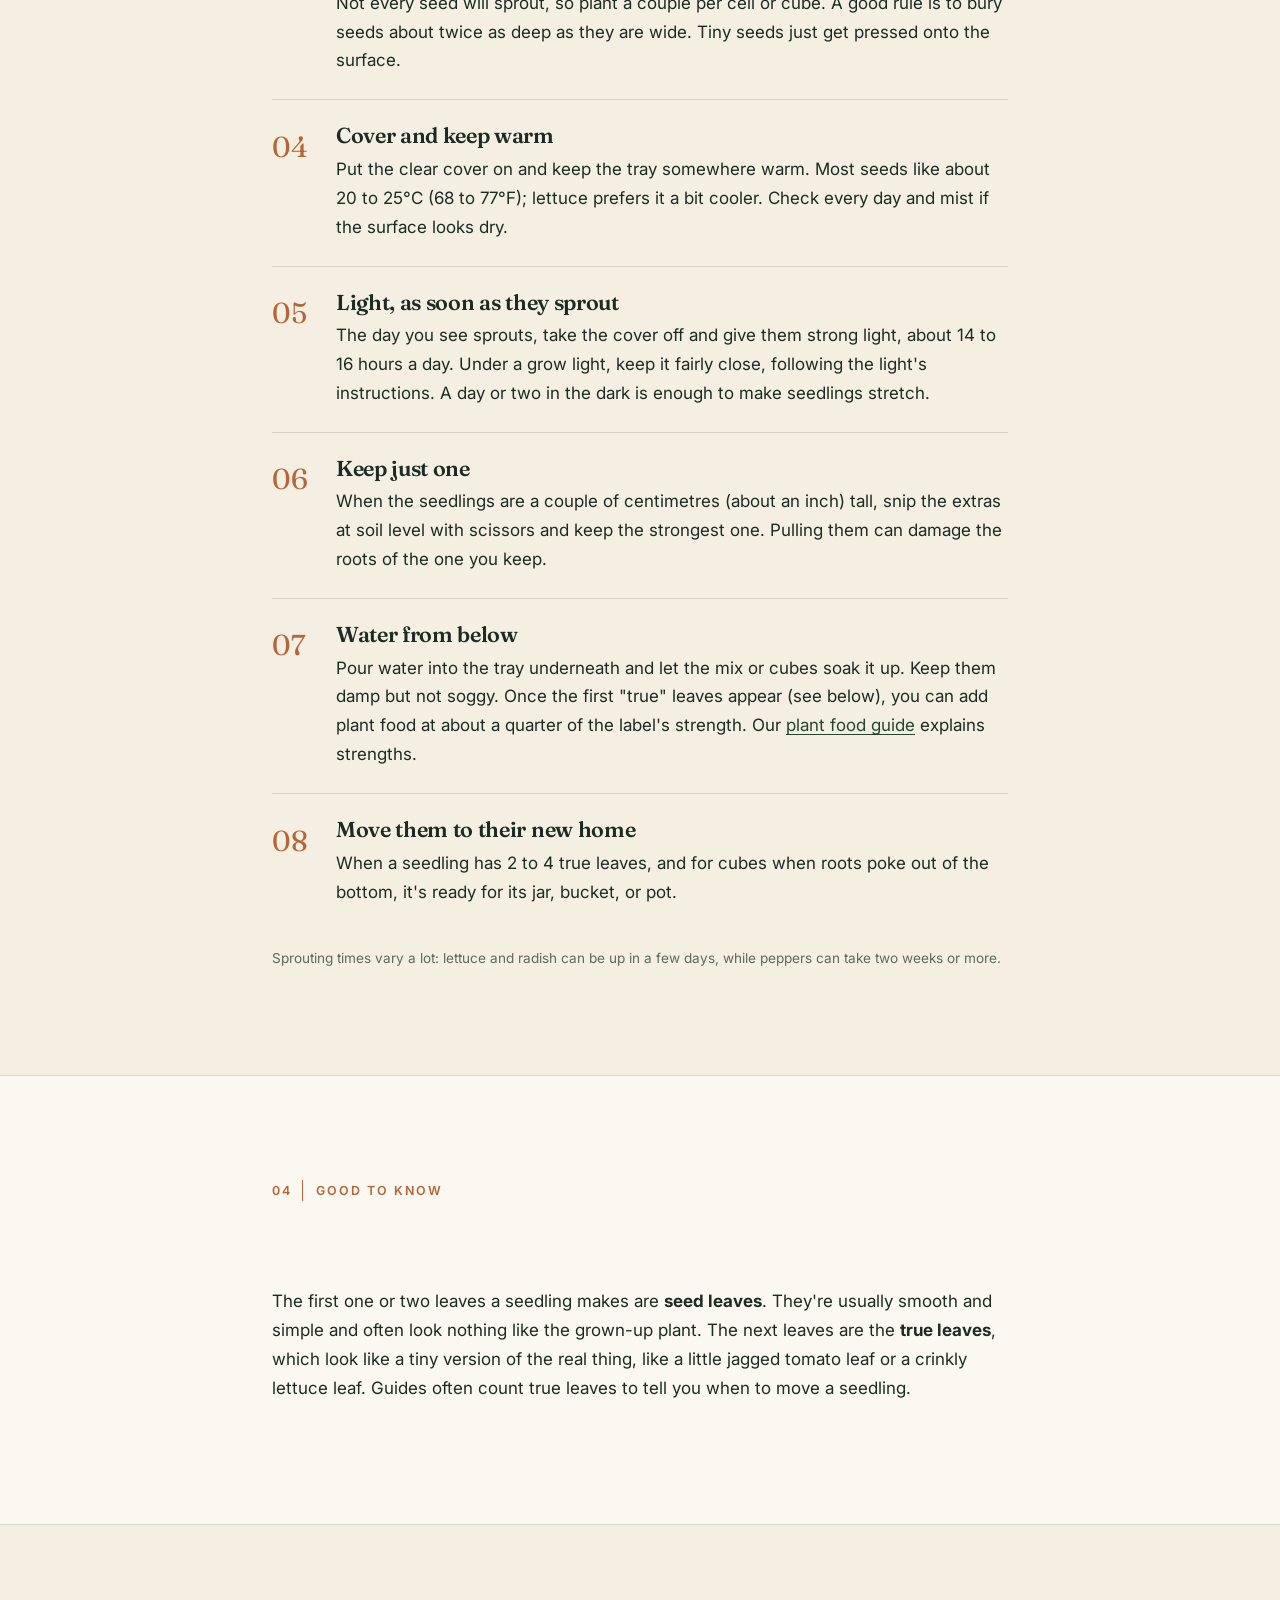
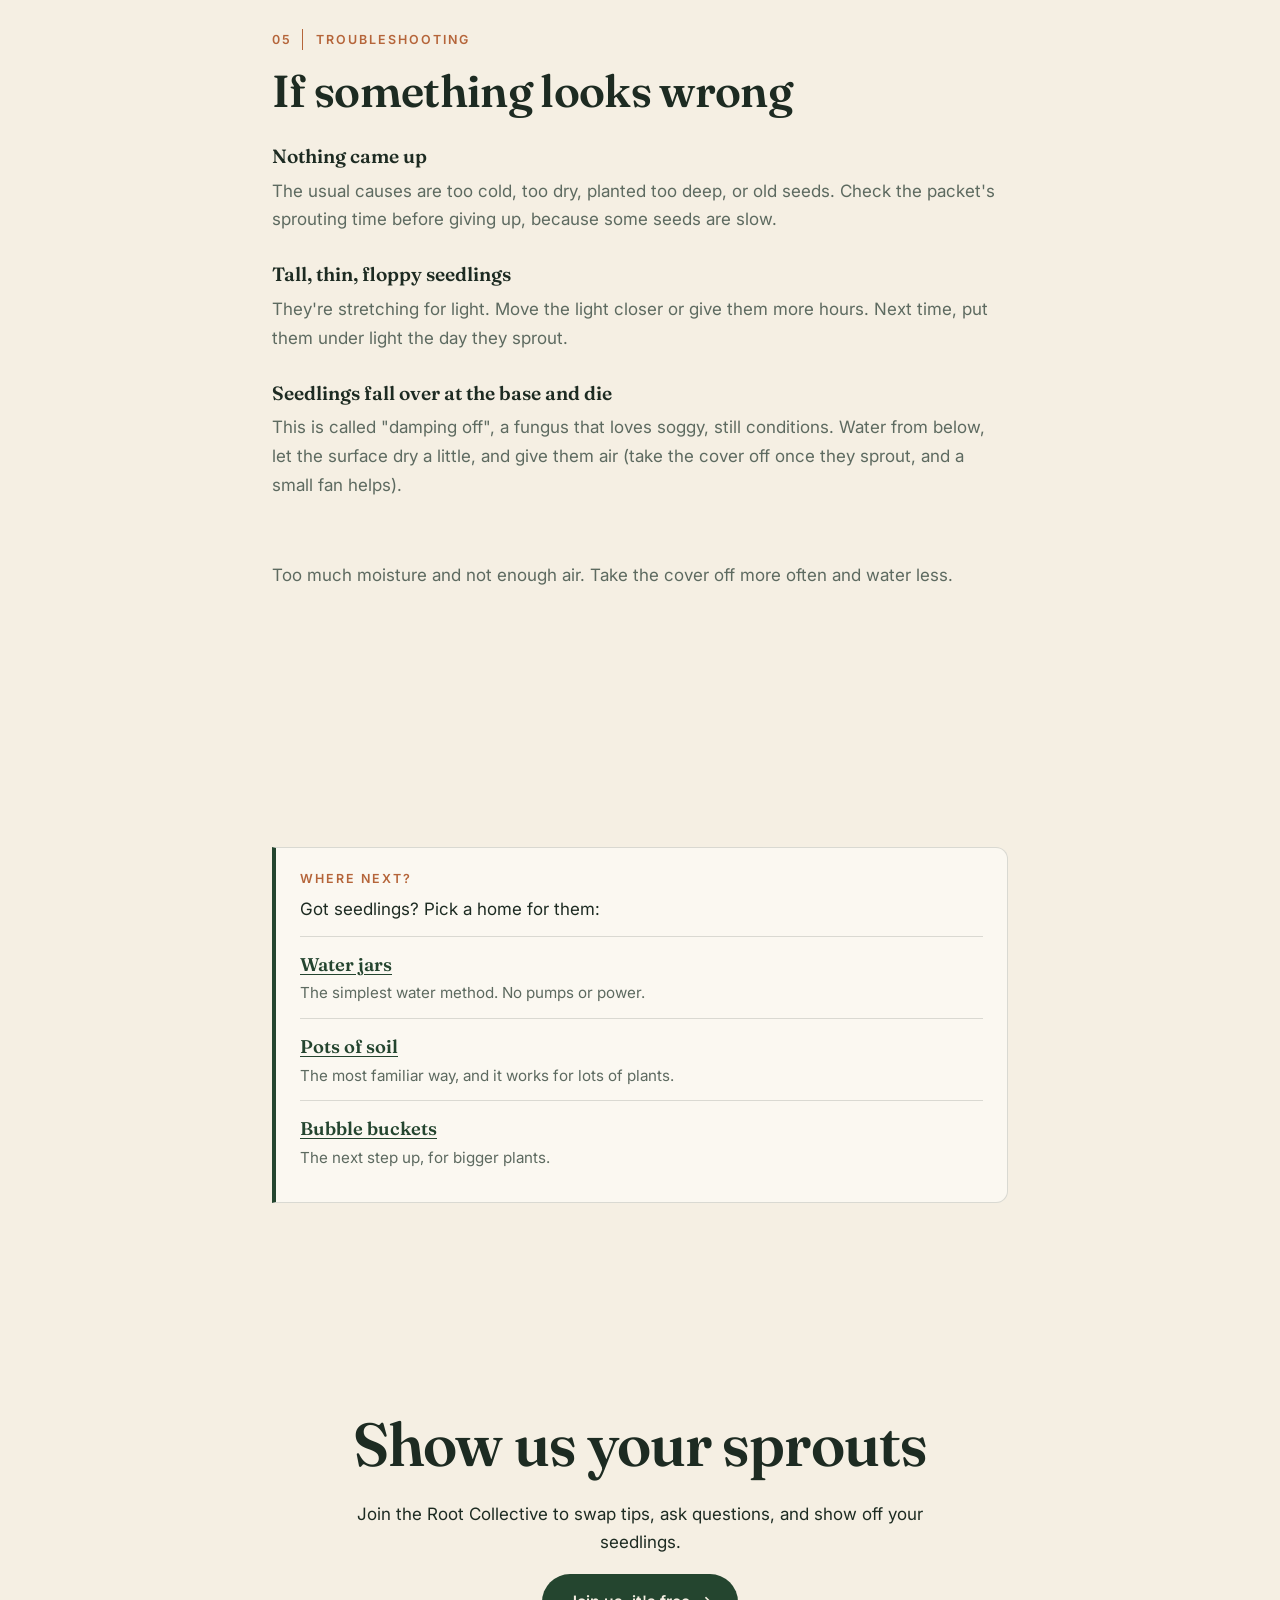
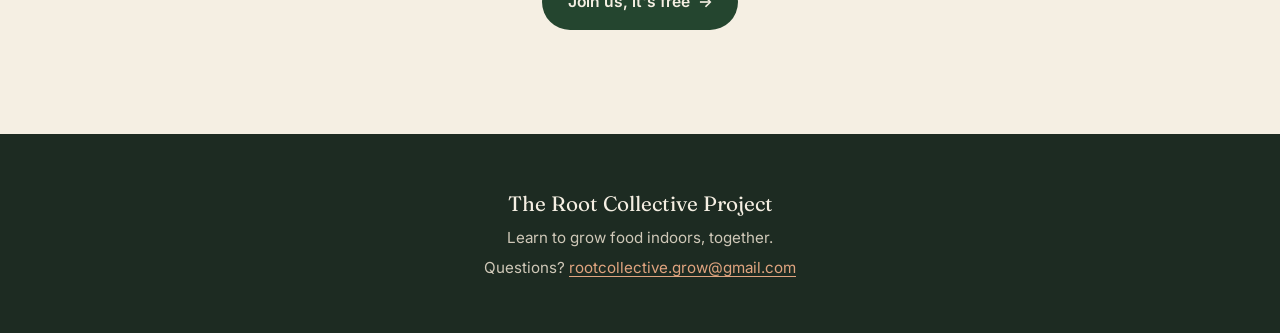
<file: seed-starting.html>
<!DOCTYPE html>
<html lang="en-CA">
<head>
  <meta charset="UTF-8">
  <meta name="viewport" content="width=device-width, initial-scale=1">
  <meta name="color-scheme" content="light dark">
  <meta name="theme-color" content="#f5efe3" media="(prefers-color-scheme: light)">
  <meta name="theme-color" content="#111813" media="(prefers-color-scheme: dark)">
  <title>Start seeds indoors · The Root Collective Project</title>
  <meta name="description" content="A beginner's guide to starting seeds indoors, in soil or in growing cubes for water systems.">
  <!-- Free fonts from Google: Fraunces (headings) and Inter (body text) -->
  <link rel="preconnect" href="https://fonts.googleapis.com">
  <link rel="preconnect" href="https://fonts.gstatic.com" crossorigin>
  <link rel="stylesheet" href="https://fonts.googleapis.com/css2?family=Fraunces:ital,opsz,wght@0,9..144,400;0,9..144,600;1,9..144,400&family=Inter:wght@400;500;600&display=swap">
  <!-- SHARE: link previews -->
  <meta property="og:type" content="website">
  <meta property="og:site_name" content="The Root Collective">
  <meta property="og:title" content="Start seeds indoors · The Root Collective Project">
  <meta property="og:description" content="A beginner&#x27;s guide to starting seeds indoors, in soil or in growing cubes for water systems.">
  <meta property="og:url" content="https://rootcollective-grow.github.io/seed-starting.html">
  <meta property="og:image" content="https://rootcollective-grow.github.io/images/hero-seeds.jpg">
  <meta property="og:image:alt" content="Start seeds indoors · The Root Collective Project">
  <meta name="twitter:card" content="summary_large_image">
  <link rel="canonical" href="https://rootcollective-grow.github.io/seed-starting.html">
  <!-- /SHARE -->
  <link rel="icon" href="favicon.svg" type="image/svg+xml">
  <link rel="icon" href="favicon.ico" sizes="any">
  <link rel="apple-touch-icon" href="apple-touch-icon.png">
  <link rel="stylesheet" href="styles.css">
  <!-- Private visitor counter (GoatCounter, no cookies). Stats: https://rootcollective.goatcounter.com -->
  <script data-goatcounter="https://rootcollective.goatcounter.com/count" async src="//gc.zgo.at/count.js"></script>
</head>
<body>

  <header class="site-header">
    <a class="logo" href="index.html">
      <svg class="logo-mark" viewBox="0 0 32 32" aria-hidden="true">
        <path d="M16 18 C16 10 10 6 4 6 C4 13 9 18 16 18 Z" fill="currentColor"/>
        <path d="M16 18 C16 11 21 7 28 7 C28 14 23 18 16 18 Z" fill="currentColor" opacity="0.6"/>
        <path d="M16 18 V26 M16 26 L12 30 M16 26 L20 30 M16 24 L13 26" stroke="currentColor" stroke-width="1.4" fill="none" stroke-linecap="round"/>
      </svg>
      <span>The Root Collective</span>
    </a>
    <nav aria-label="Main">
      <details class="nav-guides">
        <summary class="is-current">Guides</summary>
        <div class="nav-menu">
          <p class="nav-menu-title">Ways to grow</p>
          <a href="water-jars.html">Water jars</a>
          <a href="microgreens.html">Microgreens</a>
          <a href="soil.html">Pots of soil</a>
          <a href="bubble-bucket.html">Bubble buckets</a>
          <p class="nav-menu-title">The basics</p>
          <a href="seed-starting.html" aria-current="page">Starting seeds</a>
          <a href="lighting.html">Light</a>
          <a href="ph.html">pH</a>
          <a href="plant-food.html">Plant food</a>
          <p class="nav-menu-title">Tools</p>
          <a href="savings.html">Savings calculator</a>
          <a href="planner.html">Planting planner</a>
        </div>
      </details>
      <a href="start-here.html">Start here</a>
      <a href="community.html">Community</a>
      <a class="nav-join" href="index.html#join">Join</a>
    </nav>
  </header>

  <main>

    <section class="hero hero-small hero-with-art">
      <div class="hero-text">
        <p class="eyebrow">Beginner guide · Starting seeds</p>
        <h1>Start seeds <em>indoors.</em></h1>
        <p class="hero-lead">Almost everything you grow begins as a seed. Get this part right and every other guide gets easier. It works the same whether your plant is headed for a pot of soil, a jar, or a bucket.</p>
      </div>
      <div class="hero-plate">
        <img class="hero-photo" src="images/hero-seeds.jpg" width="1000" height="1000" alt="A tray of rockwool growing cubes, each with a tiny lettuce seedling, next to a seed packet, a few spilled seeds and a spray bottle">
      </div>
    </section>

    <!-- The idea, in plain words -->
    <section class="section narrow">
      <p class="eyebrow"><span class="eyebrow-num">01</span> The idea</p>
      <h2>What a seed needs</h2>
      <p>To sprout, a seed needs three things: <strong>moisture</strong>, <strong>warmth</strong>, and <strong>air</strong>. Most seeds don't need light until they pop up. The moment they do, they need lots of it.</p>
      <p>There are two ways to start, depending on where the plant is going:</p>
      <ul class="safety-list">
        <li><strong>Going into soil?</strong> Start it in seed-starting mix, in small cells or cups. Use this for the <a href="soil.html">pots of soil</a> guide.</li>
        <li><strong>Going into water?</strong> Start it in a growing cube (rockwool or coco coir), so it can drop straight into a net cup. Use this for the <a href="water-jars.html">jar</a> and <a href="bubble-bucket.html">bubble bucket</a> guides.</li>
      </ul>
      <p style="margin-top: 1rem">Growing <a href="microgreens.html">microgreens</a>? Skip this guide. They're sown straight onto the tray.</p>
    </section>

    <!-- Shopping list with tick boxes -->
    <section class="section section-tinted">
      <p class="eyebrow"><span class="eyebrow-num">02</span> Shopping list</p>
      <h2>What you need</h2>
      <p>Tick things off as you gather them.</p>
      <ul class="supply-list">
        <li>
          <label><input type="checkbox"> <strong>Seeds</strong></label>
          <p>Fresh seeds from this year or last sprout best. Keep the packet, because it tells you how deep to plant and how long sprouting takes.</p>
        </li>
        <li>
          <label><input type="checkbox"> <strong>Something to start them in</strong></label>
          <p><strong>For soil:</strong> seed-starting mix (finer and lighter than potting mix) in a cell tray or small cups. <span class="diy">DIY:</span> yogurt cups or the bottoms of milk cartons, with holes poked in the bottom. <strong>For water:</strong> rockwool or coco coir growing cubes.</p>
        </li>
        <li>
          <label><input type="checkbox"> <strong>A tray underneath</strong></label>
          <p>To hold everything and let you water from below. <span class="diy">DIY:</span> a baking dish or a takeout container.</p>
        </li>
        <li>
          <label><input type="checkbox"> <strong>A clear cover</strong></label>
          <p>A plastic dome keeps the moisture in while seeds sprout. <span class="diy">DIY:</span> plastic wrap, a clear takeout lid, or a bread bag.</p>
        </li>
        <li>
          <label><input type="checkbox"> <strong>A spray bottle and labels</strong></label>
          <p>For gentle watering, and so you remember what's what. Strips of masking tape and a marker work fine.</p>
        </li>
        <li>
          <label><input type="checkbox"> <strong>Light</strong></label>
          <p>A grow light gives the sturdiest seedlings. A very bright window can work in spring and summer, but seedlings on a windowsill often get tall and floppy. Our <a href="lighting.html">light guide</a> explains how to set one up.</p>
        </li>
        <li>
          <label><input type="checkbox"> <strong>A seedling heat mat (optional)</strong></label>
          <p>Helps warm-loving seeds like tomatoes and peppers sprout faster in a cool house. Lettuce doesn't need one.</p>
        </li>
      </ul>
    </section>

    <!-- Step-by-step instructions -->
    <section class="section narrow">
      <p class="eyebrow"><span class="eyebrow-num">03</span> Method</p>
      <h2>Step by step</h2>
      <ol class="steps">
        <li>
          <h3>Read the packet</h3>
          <p>It tells you how deep to plant, how many days sprouting takes, and whether the seed needs light to sprout. Some, like lettuce, sprout better when barely covered.</p>
        </li>
        <li>
          <h3>Wet the mix or cubes</h3>
          <p>Mix: dampen it until it feels like a wrung-out sponge, then fill your cells. Cubes: soak them in water for a few minutes and let the extra drip out. They should be moist, not dripping.</p>
        </li>
        <li>
          <h3>Sow 2 or 3 seeds in each spot</h3>
          <p>Not every seed will sprout, so plant a couple per cell or cube. A good rule is to bury seeds about twice as deep as they are wide. Tiny seeds just get pressed onto the surface.</p>
        </li>
        <li>
          <h3>Cover and keep warm</h3>
          <p>Put the clear cover on and keep the tray somewhere warm. Most seeds like about 20 to 25°C (68 to 77°F); lettuce prefers it a bit cooler. Check every day and mist if the surface looks dry.</p>
        </li>
        <li>
          <h3>Light, as soon as they sprout</h3>
          <p>The day you see sprouts, take the cover off and give them strong light, about 14 to 16 hours a day. Under a grow light, keep it fairly close, following the light's instructions. A day or two in the dark is enough to make seedlings stretch.</p>
        </li>
        <li>
          <h3>Keep just one</h3>
          <p>When the seedlings are a couple of centimetres (about an inch) tall, snip the extras at soil level with scissors and keep the strongest one. Pulling them can damage the roots of the one you keep.</p>
        </li>
        <li>
          <h3>Water from below</h3>
          <p>Pour water into the tray underneath and let the mix or cubes soak it up. Keep them damp but not soggy. Once the first "true" leaves appear (see below), you can add plant food at about a quarter of the label's strength. Our <a href="plant-food.html">plant food guide</a> explains strengths.</p>
        </li>
        <li>
          <h3>Move them to their new home</h3>
          <p>When a seedling has 2 to 4 true leaves, and for cubes when roots poke out of the bottom, it's ready for its jar, bucket, or pot.</p>
        </li>
      </ol>
      <p class="grow-note">Sprouting times vary a lot: lettuce and radish can be up in a few days, while peppers can take two weeks or more.</p>
    </section>

    <!-- Seed leaves vs true leaves -->
    <section class="section section-tinted">
      <p class="eyebrow"><span class="eyebrow-num">04</span> Good to know</p>
      <h2>Seed leaves and true leaves</h2>
      <p>The first one or two leaves a seedling makes are <strong>seed leaves</strong>. They're usually smooth and simple and often look nothing like the grown-up plant. The next leaves are the <strong>true leaves</strong>, which look like a tiny version of the real thing, like a little jagged tomato leaf or a crinkly lettuce leaf. Guides often count true leaves to tell you when to move a seedling.</p>
    </section>

    <!-- Common problems -->
    <section class="section narrow">
      <p class="eyebrow"><span class="eyebrow-num">05</span> Troubleshooting</p>
      <h2>If something looks wrong</h2>
      <dl class="problems">
        <dt>Nothing came up</dt>
        <dd>The usual causes are too cold, too dry, planted too deep, or old seeds. Check the packet's sprouting time before giving up, because some seeds are slow.</dd>
        <dt>Tall, thin, floppy seedlings</dt>
        <dd>They're stretching for light. Move the light closer or give them more hours. Next time, put them under light the day they sprout.</dd>
        <dt>Seedlings fall over at the base and die</dt>
        <dd>This is called "damping off", a fungus that loves soggy, still conditions. Water from below, let the surface dry a little, and give them air (take the cover off once they sprout, and a small fan helps).</dd>
        <dt>White fuzz or mould on the surface</dt>
        <dd>Too much moisture and not enough air. Take the cover off more often and water less.</dd>
      </dl>
    </section>

    <!-- Where to go next -->
    <section class="section narrow">
      <aside class="before-box" aria-label="Where next">
        <p class="before-title">Where next?</p>
        <p>Got seedlings? Pick a home for them:</p>
        <ul>
          <li><a href="water-jars.html">Water jars</a><span>The simplest water method. No pumps or power.</span></li>
          <li><a href="soil.html">Pots of soil</a><span>The most familiar way, and it works for lots of plants.</span></li>
          <li><a href="bubble-bucket.html">Bubble buckets</a><span>The next step up, for bigger plants.</span></li>
        </ul>
      </aside>
    </section>

    <section class="section section-join">
      <h2>Show us your sprouts</h2>
      <p>Join the Root Collective to swap tips, ask questions, and show off your seedlings.</p>
      <a class="button" href="index.html#join">Join us, it's free <span aria-hidden="true">→</span></a>
    </section>

  </main>

  <footer class="site-footer">
    <p class="footer-name">The Root Collective Project</p>
    <p>Learn to grow food indoors, together.</p>
    <p>Questions? <a class="footer-link" href="mailto:rootcollective.grow@gmail.com">rootcollective.grow@gmail.com</a></p>
  </footer>

  <script src="animations.js"></script>
  <!-- Start each page at the top (helps when the site is shown inside a preview frame) -->
  <script>if (!location.hash) { document.body.scrollIntoView({ block: 'start', behavior: 'instant' }); }</script>
</body>
</html>
</file>
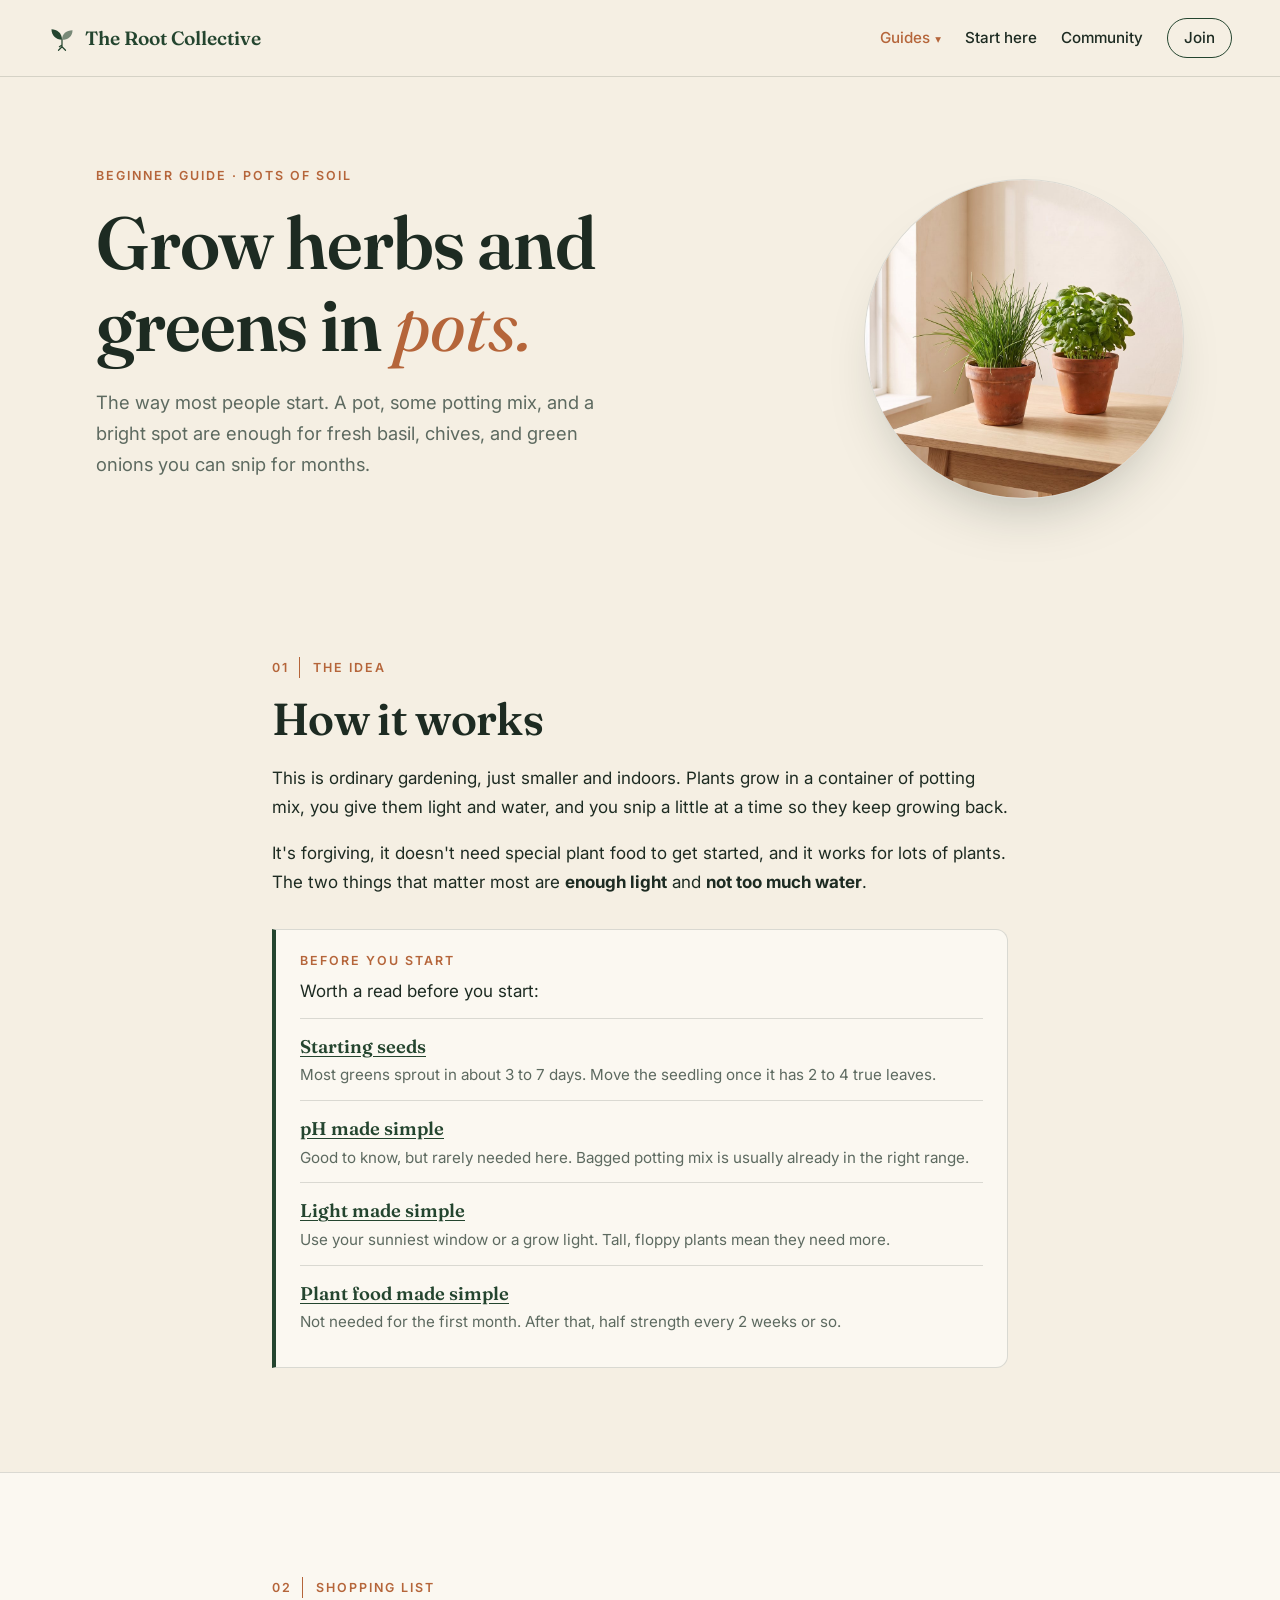
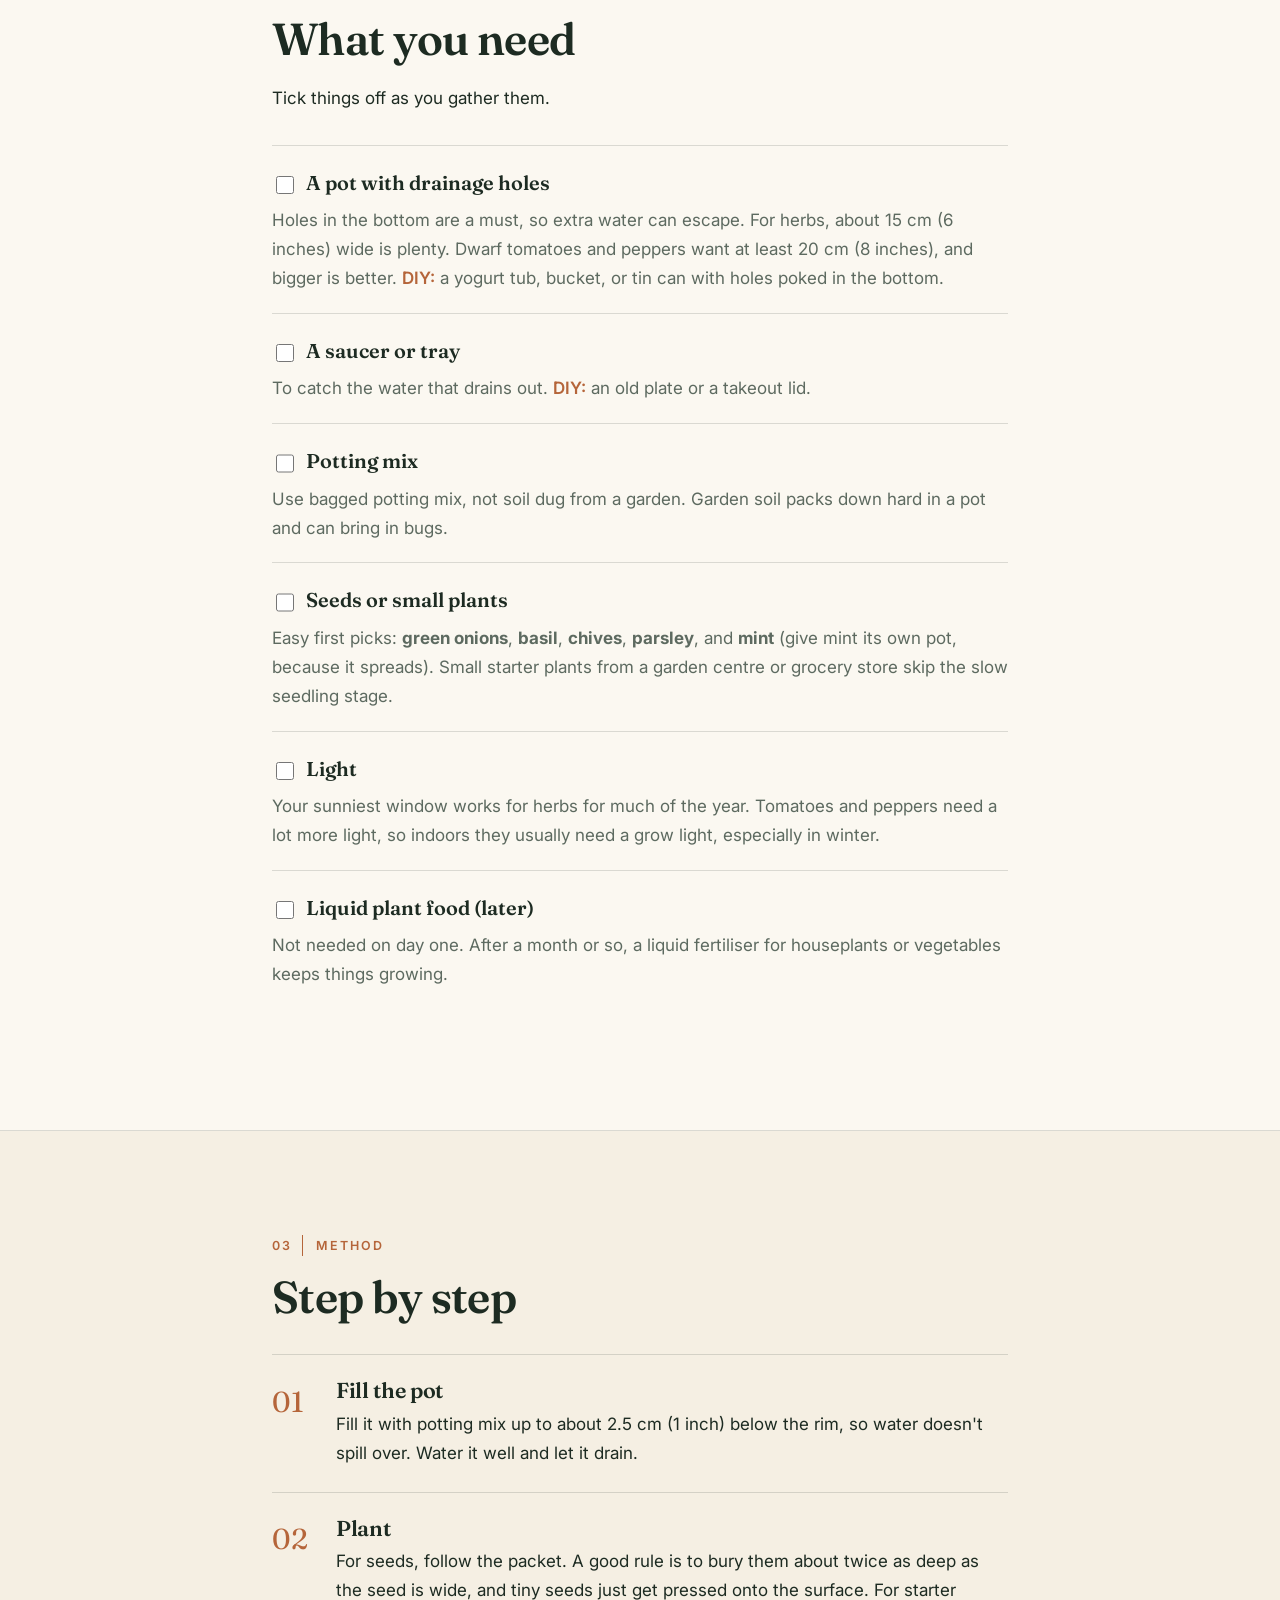
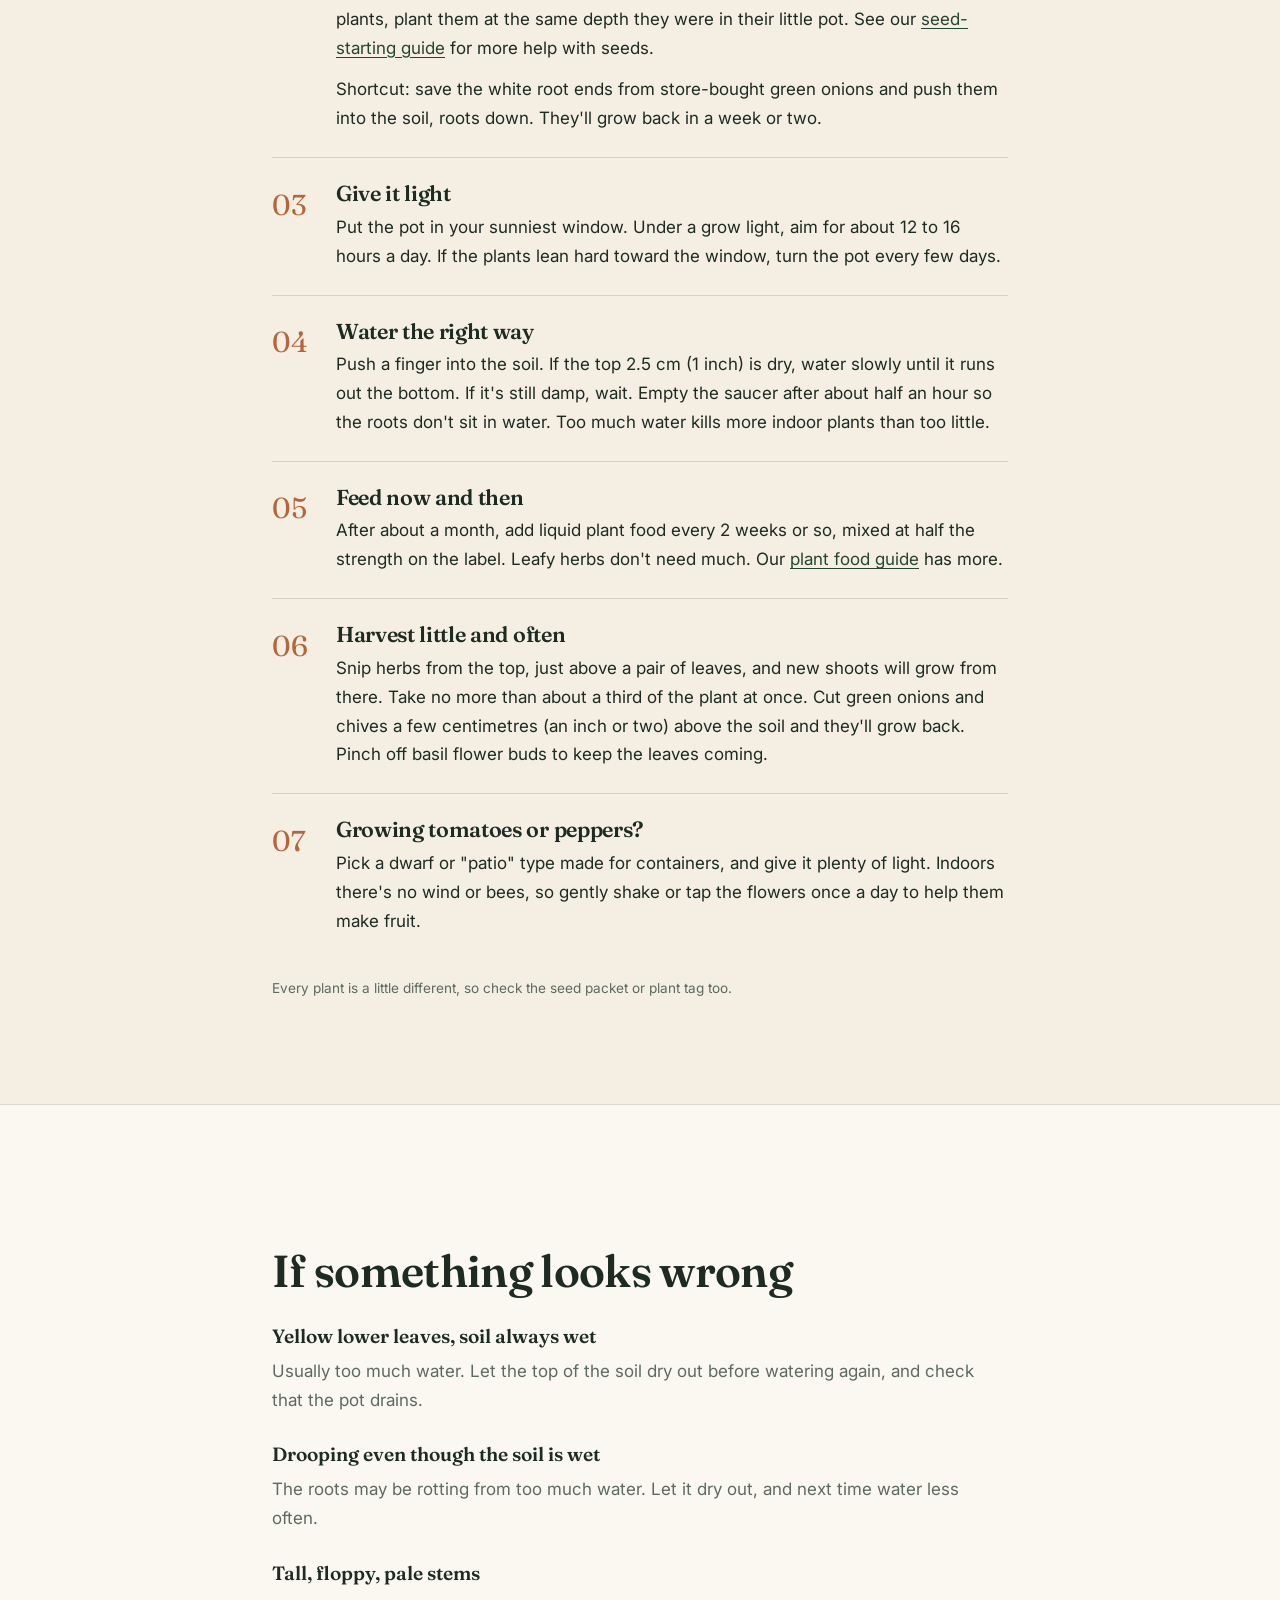
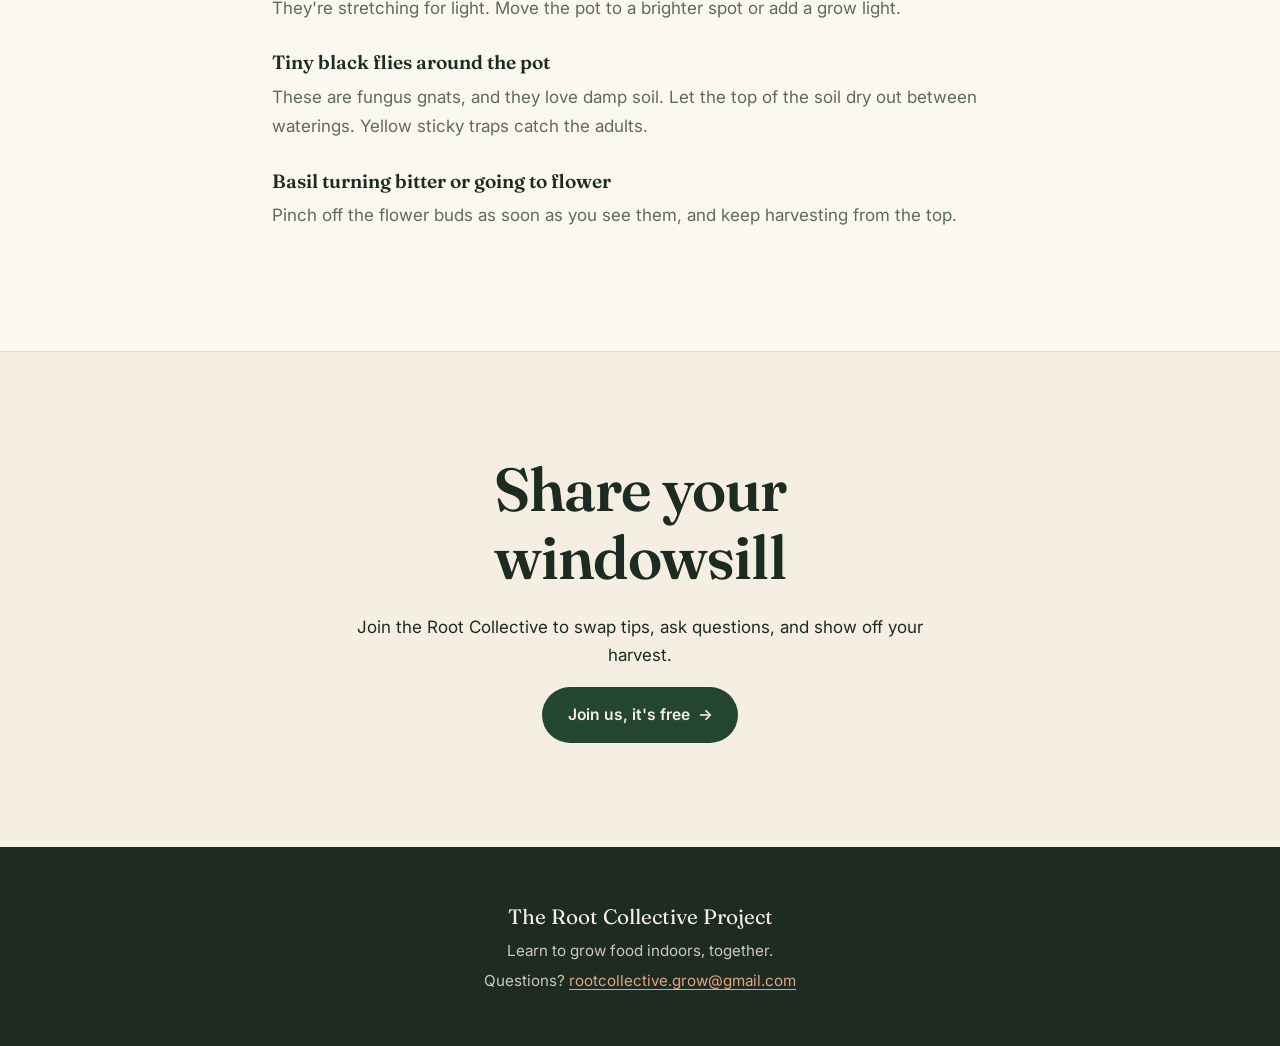
<file: soil.html>
<!DOCTYPE html>
<html lang="en-CA">
<head>
  <meta charset="UTF-8">
  <meta name="viewport" content="width=device-width, initial-scale=1">
  <meta name="color-scheme" content="light dark">
  <meta name="theme-color" content="#f5efe3" media="(prefers-color-scheme: light)">
  <meta name="theme-color" content="#111813" media="(prefers-color-scheme: dark)">
  <title>Grow herbs and greens in pots · The Root Collective Project</title>
  <meta name="description" content="A beginner's guide to growing herbs, green onions, greens, and small tomatoes in pots of soil indoors.">
  <!-- Free fonts from Google: Fraunces (headings) and Inter (body text) -->
  <link rel="preconnect" href="https://fonts.googleapis.com">
  <link rel="preconnect" href="https://fonts.gstatic.com" crossorigin>
  <link rel="stylesheet" href="https://fonts.googleapis.com/css2?family=Fraunces:ital,opsz,wght@0,9..144,400;0,9..144,600;1,9..144,400&family=Inter:wght@400;500;600&display=swap">
  <!-- SHARE: link previews -->
  <meta property="og:type" content="website">
  <meta property="og:site_name" content="The Root Collective">
  <meta property="og:title" content="Grow herbs and greens in pots · The Root Collective Project">
  <meta property="og:description" content="A beginner&#x27;s guide to growing herbs, green onions, greens, and small tomatoes in pots of soil indoors.">
  <meta property="og:url" content="https://rootcollective-grow.github.io/soil.html">
  <meta property="og:image" content="https://rootcollective-grow.github.io/images/hero-soil.jpg">
  <meta property="og:image:alt" content="Grow herbs and greens in pots · The Root Collective Project">
  <meta name="twitter:card" content="summary_large_image">
  <link rel="canonical" href="https://rootcollective-grow.github.io/soil.html">
  <!-- /SHARE -->
  <link rel="icon" href="favicon.svg" type="image/svg+xml">
  <link rel="icon" href="favicon.ico" sizes="any">
  <link rel="apple-touch-icon" href="apple-touch-icon.png">
  <link rel="stylesheet" href="styles.css">
  <!-- Private visitor counter (GoatCounter, no cookies). Stats: https://rootcollective.goatcounter.com -->
  <script data-goatcounter="https://rootcollective.goatcounter.com/count" async src="//gc.zgo.at/count.js"></script>
</head>
<body>

  <header class="site-header">
    <a class="logo" href="index.html">
      <svg class="logo-mark" viewBox="0 0 32 32" aria-hidden="true">
        <path d="M16 18 C16 10 10 6 4 6 C4 13 9 18 16 18 Z" fill="currentColor"/>
        <path d="M16 18 C16 11 21 7 28 7 C28 14 23 18 16 18 Z" fill="currentColor" opacity="0.6"/>
        <path d="M16 18 V26 M16 26 L12 30 M16 26 L20 30 M16 24 L13 26" stroke="currentColor" stroke-width="1.4" fill="none" stroke-linecap="round"/>
      </svg>
      <span>The Root Collective</span>
    </a>
    <nav aria-label="Main">
      <details class="nav-guides">
        <summary class="is-current">Guides</summary>
        <div class="nav-menu">
          <p class="nav-menu-title">Ways to grow</p>
          <a href="water-jars.html">Water jars</a>
          <a href="microgreens.html">Microgreens</a>
          <a href="soil.html" aria-current="page">Pots of soil</a>
          <a href="bubble-bucket.html">Bubble buckets</a>
          <p class="nav-menu-title">The basics</p>
          <a href="seed-starting.html">Starting seeds</a>
          <a href="lighting.html">Light</a>
          <a href="ph.html">pH</a>
          <a href="plant-food.html">Plant food</a>
          <p class="nav-menu-title">Tools</p>
          <a href="savings.html">Savings calculator</a>
          <a href="planner.html">Planting planner</a>
        </div>
      </details>
      <a href="start-here.html">Start here</a>
      <a href="community.html">Community</a>
      <a class="nav-join" href="index.html#join">Join</a>
    </nav>
  </header>

  <main>

    <section class="hero hero-small hero-with-art">
      <div class="hero-text">
        <p class="eyebrow">Beginner guide · Pots of soil</p>
        <h1>Grow herbs and greens in <em>pots.</em></h1>
        <p class="hero-lead">The way most people start. A pot, some potting mix, and a bright spot are enough for fresh basil, chives, and green onions you can snip for months.</p>
      </div>
      <div class="hero-plate">
        <img class="hero-photo" src="images/hero-soil.jpg" width="1000" height="1000" alt="Two terracotta pots on a table: one of chives and one of basil">
      </div>
    </section>

    <!-- The idea, in plain words -->
    <section class="section narrow">
      <p class="eyebrow"><span class="eyebrow-num">01</span> The idea</p>
      <h2>How it works</h2>
      <p>This is ordinary gardening, just smaller and indoors. Plants grow in a container of potting mix, you give them light and water, and you snip a little at a time so they keep growing back.</p>
      <p>It's forgiving, it doesn't need special plant food to get started, and it works for lots of plants. The two things that matter most are <strong>enough light</strong> and <strong>not too much water</strong>.</p>
      <aside class="before-box" aria-label="Before you start">
        <p class="before-title">Before you start</p>
        <p>Worth a read before you start:</p>
        <ul>
          <li><a href="seed-starting.html">Starting seeds</a><span>Most greens sprout in about 3 to 7 days. Move the seedling once it has 2 to 4 true leaves.</span></li>
          <li><a href="ph.html">pH made simple</a><span>Good to know, but rarely needed here. Bagged potting mix is usually already in the right range.</span></li>
          <li><a href="lighting.html">Light made simple</a><span>Use your sunniest window or a grow light. Tall, floppy plants mean they need more.</span></li>
          <li><a href="plant-food.html">Plant food made simple</a><span>Not needed for the first month. After that, half strength every 2 weeks or so.</span></li>
        </ul>
      </aside>
    </section>

    <!-- Shopping list with tick boxes -->
    <section class="section section-tinted">
      <p class="eyebrow"><span class="eyebrow-num">02</span> Shopping list</p>
      <h2>What you need</h2>
      <p>Tick things off as you gather them.</p>
      <ul class="supply-list">
        <li>
          <label><input type="checkbox"> <strong>A pot with drainage holes</strong></label>
          <p>Holes in the bottom are a must, so extra water can escape. For herbs, about 15 cm (6 inches) wide is plenty. Dwarf tomatoes and peppers want at least 20 cm (8 inches), and bigger is better. <span class="diy">DIY:</span> a yogurt tub, bucket, or tin can with holes poked in the bottom.</p>
        </li>
        <li>
          <label><input type="checkbox"> <strong>A saucer or tray</strong></label>
          <p>To catch the water that drains out. <span class="diy">DIY:</span> an old plate or a takeout lid.</p>
        </li>
        <li>
          <label><input type="checkbox"> <strong>Potting mix</strong></label>
          <p>Use bagged potting mix, not soil dug from a garden. Garden soil packs down hard in a pot and can bring in bugs.</p>
        </li>
        <li>
          <label><input type="checkbox"> <strong>Seeds or small plants</strong></label>
          <p>Easy first picks: <strong>green onions</strong>, <strong>basil</strong>, <strong>chives</strong>, <strong>parsley</strong>, and <strong>mint</strong> (give mint its own pot, because it spreads). Small starter plants from a garden centre or grocery store skip the slow seedling stage.</p>
        </li>
        <li>
          <label><input type="checkbox"> <strong>Light</strong></label>
          <p>Your sunniest window works for herbs for much of the year. Tomatoes and peppers need a lot more light, so indoors they usually need a grow light, especially in winter.</p>
        </li>
        <li>
          <label><input type="checkbox"> <strong>Liquid plant food (later)</strong></label>
          <p>Not needed on day one. After a month or so, a liquid fertiliser for houseplants or vegetables keeps things growing.</p>
        </li>
      </ul>
    </section>

    <!-- Step-by-step instructions -->
    <section class="section narrow">
      <p class="eyebrow"><span class="eyebrow-num">03</span> Method</p>
      <h2>Step by step</h2>
      <ol class="steps">
        <li>
          <h3>Fill the pot</h3>
          <p>Fill it with potting mix up to about 2.5 cm (1 inch) below the rim, so water doesn't spill over. Water it well and let it drain.</p>
        </li>
        <li>
          <h3>Plant</h3>
          <p>For seeds, follow the packet. A good rule is to bury them about twice as deep as the seed is wide, and tiny seeds just get pressed onto the surface. For starter plants, plant them at the same depth they were in their little pot. See our <a href="seed-starting.html">seed-starting guide</a> for more help with seeds.</p>
          <p style="margin-top: 0.75em">Shortcut: save the white root ends from store-bought green onions and push them into the soil, roots down. They'll grow back in a week or two.</p>
        </li>
        <li>
          <h3>Give it light</h3>
          <p>Put the pot in your sunniest window. Under a grow light, aim for about 12 to 16 hours a day. If the plants lean hard toward the window, turn the pot every few days.</p>
        </li>
        <li>
          <h3>Water the right way</h3>
          <p>Push a finger into the soil. If the top 2.5 cm (1 inch) is dry, water slowly until it runs out the bottom. If it's still damp, wait. Empty the saucer after about half an hour so the roots don't sit in water. Too much water kills more indoor plants than too little.</p>
        </li>
        <li>
          <h3>Feed now and then</h3>
          <p>After about a month, add liquid plant food every 2 weeks or so, mixed at half the strength on the label. Leafy herbs don't need much. Our <a href="plant-food.html">plant food guide</a> has more.</p>
        </li>
        <li>
          <h3>Harvest little and often</h3>
          <p>Snip herbs from the top, just above a pair of leaves, and new shoots will grow from there. Take no more than about a third of the plant at once. Cut green onions and chives a few centimetres (an inch or two) above the soil and they'll grow back. Pinch off basil flower buds to keep the leaves coming.</p>
        </li>
        <li>
          <h3>Growing tomatoes or peppers?</h3>
          <p>Pick a dwarf or "patio" type made for containers, and give it plenty of light. Indoors there's no wind or bees, so gently shake or tap the flowers once a day to help them make fruit.</p>
        </li>
      </ol>
      <p class="grow-note">Every plant is a little different, so check the seed packet or plant tag too.</p>
    </section>

    <!-- Common problems -->
    <section class="section section-tinted">
      <p class="eyebrow"><span class="eyebrow-num">04</span> Troubleshooting</p>
      <h2>If something looks wrong</h2>
      <dl class="problems">
        <dt>Yellow lower leaves, soil always wet</dt>
        <dd>Usually too much water. Let the top of the soil dry out before watering again, and check that the pot drains.</dd>
        <dt>Drooping even though the soil is wet</dt>
        <dd>The roots may be rotting from too much water. Let it dry out, and next time water less often.</dd>
        <dt>Tall, floppy, pale stems</dt>
        <dd>They're stretching for light. Move the pot to a brighter spot or add a grow light.</dd>
        <dt>Tiny black flies around the pot</dt>
        <dd>These are fungus gnats, and they love damp soil. Let the top of the soil dry out between waterings. Yellow sticky traps catch the adults.</dd>
        <dt>Basil turning bitter or going to flower</dt>
        <dd>Pinch off the flower buds as soon as you see them, and keep harvesting from the top.</dd>
      </dl>
    </section>

    <section class="section section-join">
      <h2>Share your windowsill</h2>
      <p>Join the Root Collective to swap tips, ask questions, and show off your harvest.</p>
      <a class="button" href="index.html#join">Join us, it's free <span aria-hidden="true">→</span></a>
    </section>

  </main>

  <footer class="site-footer">
    <p class="footer-name">The Root Collective Project</p>
    <p>Learn to grow food indoors, together.</p>
    <p>Questions? <a class="footer-link" href="mailto:rootcollective.grow@gmail.com">rootcollective.grow@gmail.com</a></p>
  </footer>

  <script src="animations.js"></script>
  <!-- Start each page at the top (helps when the site is shown inside a preview frame) -->
  <script>if (!location.hash) { document.body.scrollIntoView({ block: 'start', behavior: 'instant' }); }</script>
</body>
</html>
</file>
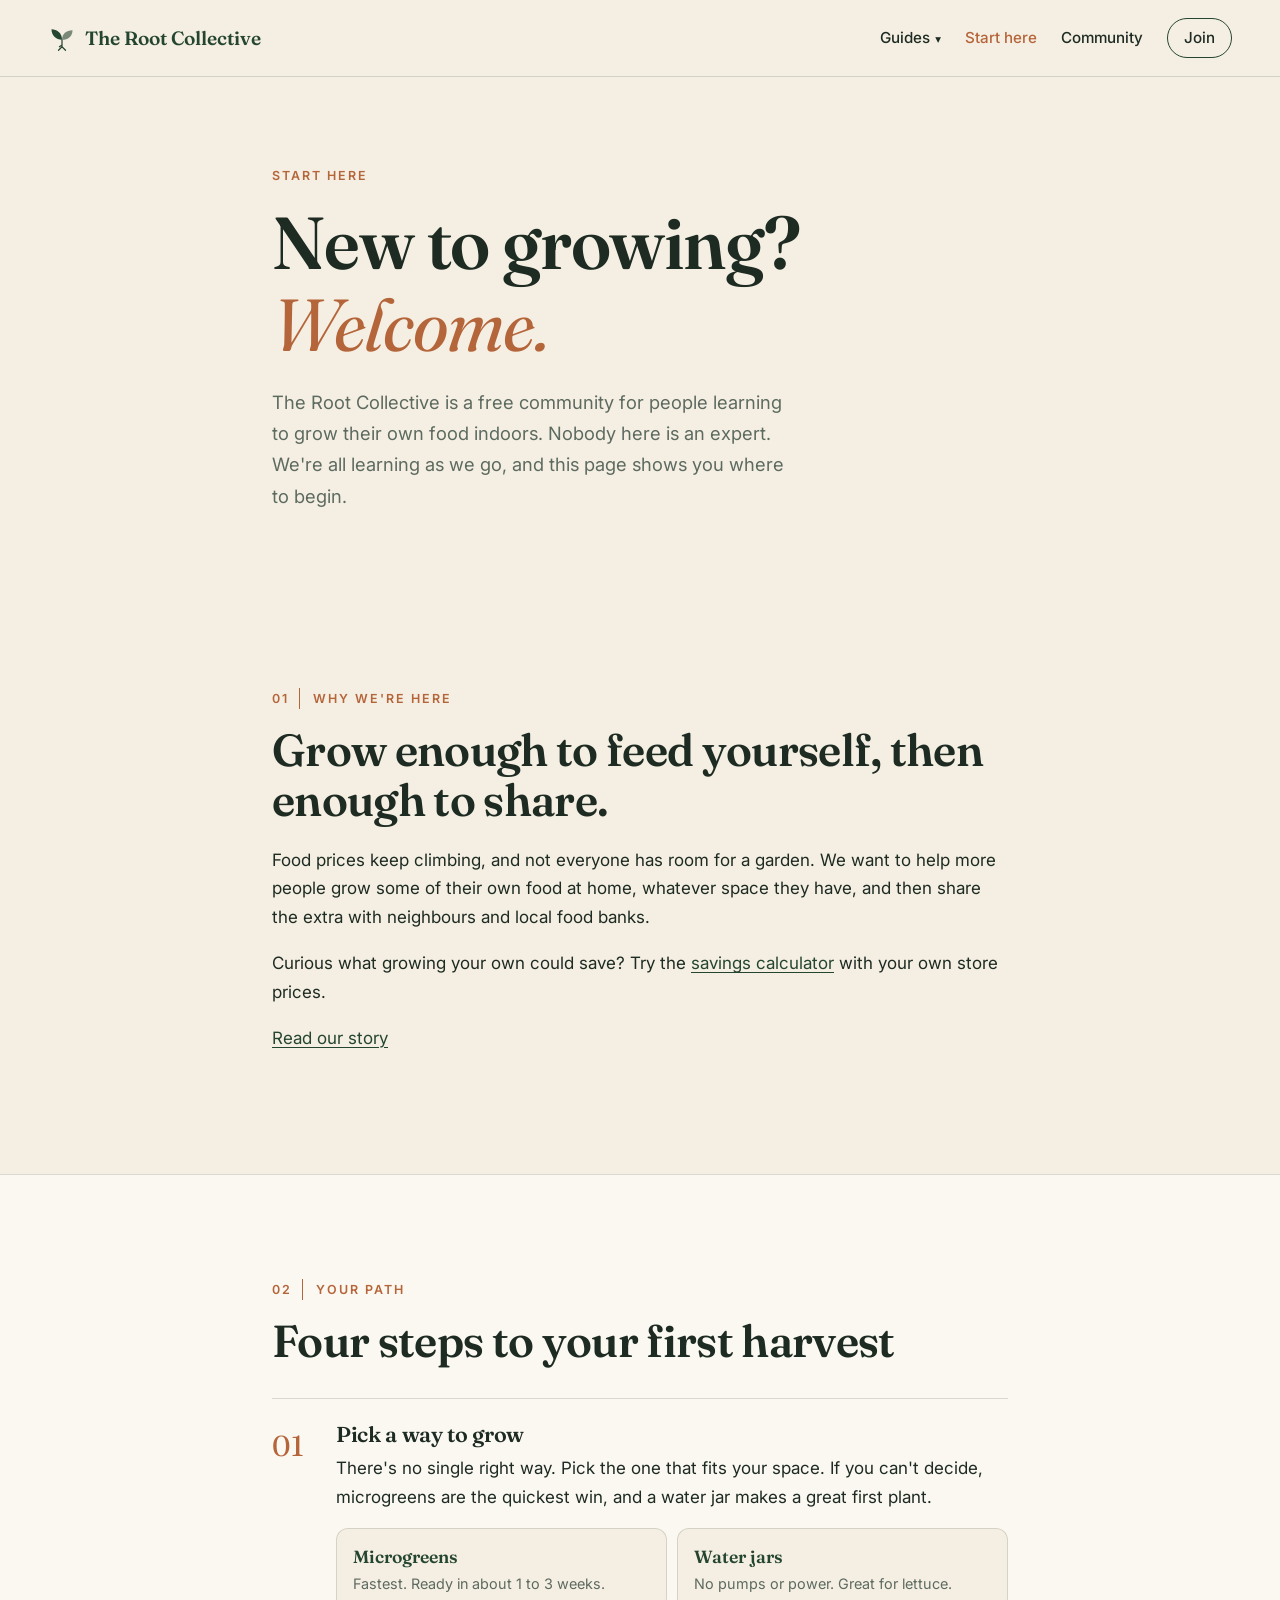
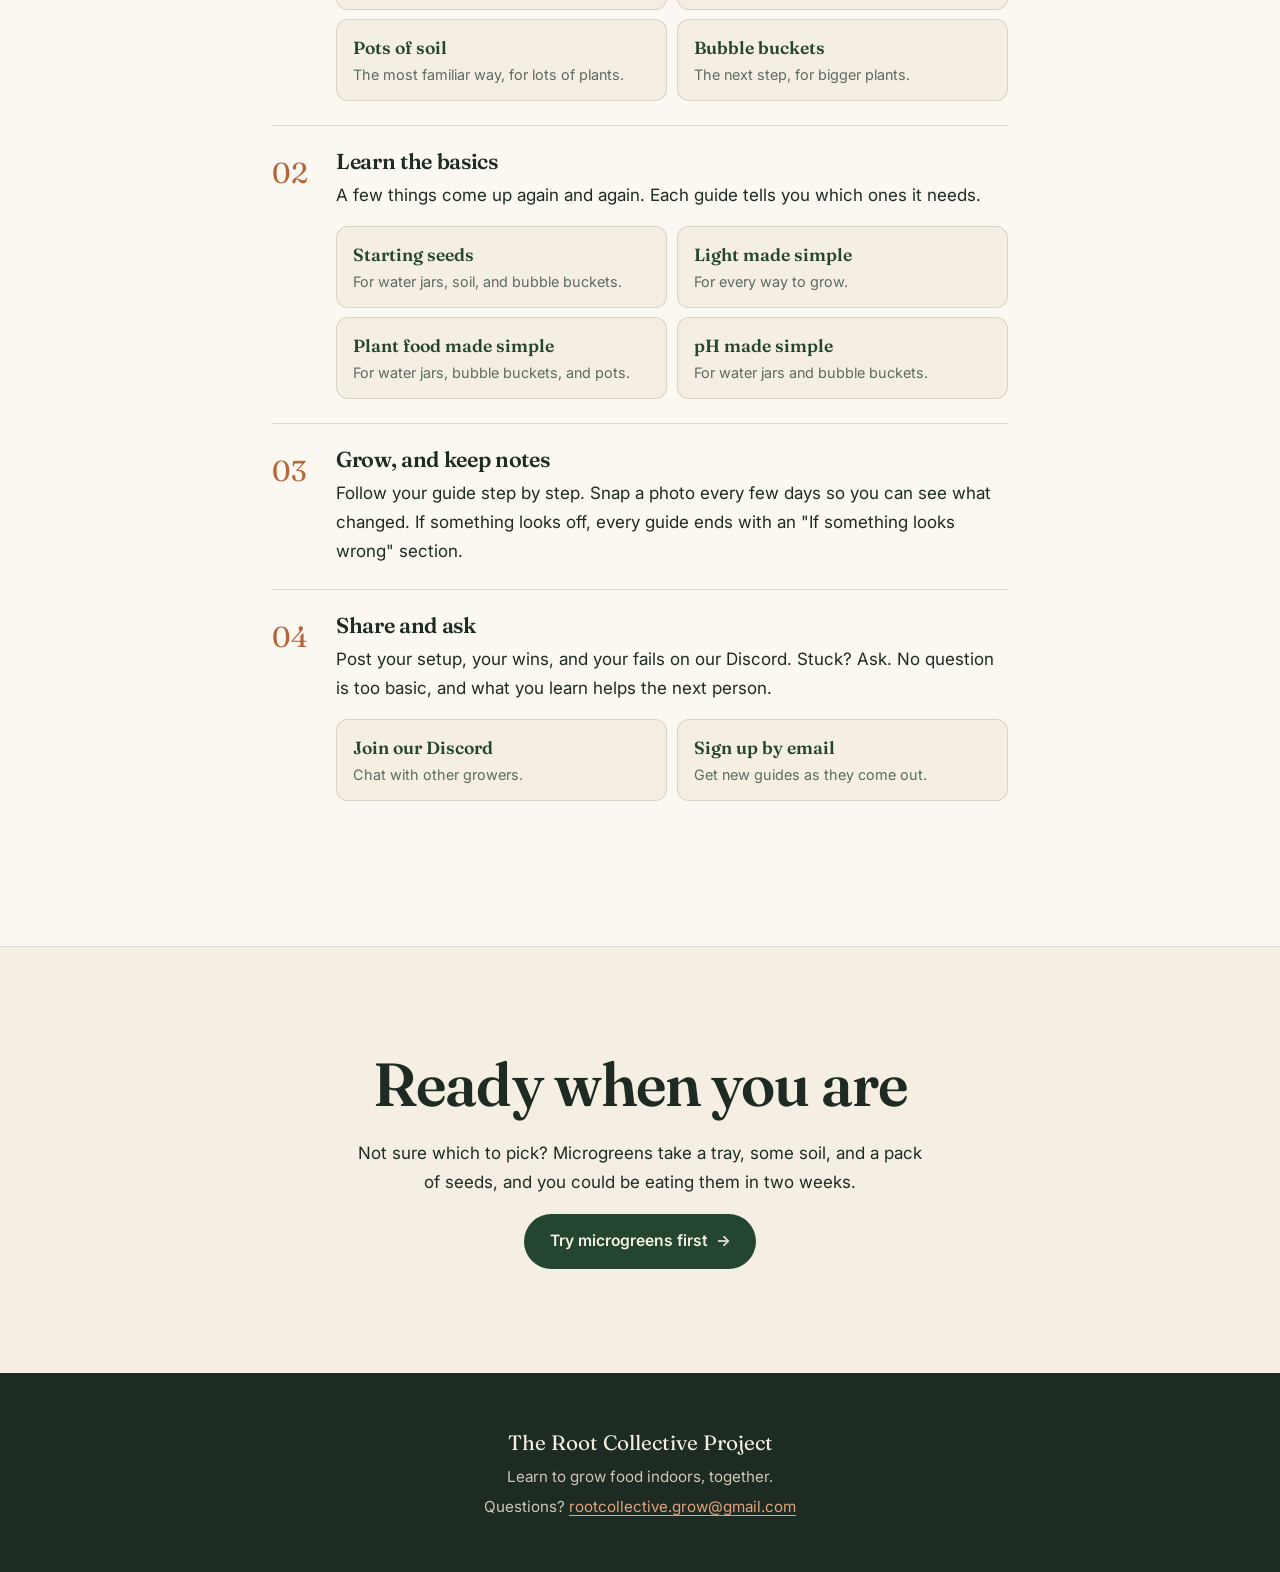
<file: start-here.html>
<!DOCTYPE html>
<html lang="en-CA">
<head>
  <meta charset="UTF-8">
  <meta name="viewport" content="width=device-width, initial-scale=1">
  <meta name="color-scheme" content="light dark">
  <meta name="theme-color" content="#f5efe3" media="(prefers-color-scheme: light)">
  <meta name="theme-color" content="#111813" media="(prefers-color-scheme: dark)">
  <title>Start here · The Root Collective Project</title>
  <meta name="description" content="New to growing food indoors? Here is what the Root Collective is about and a simple path from your first seed to your first harvest.">
  <!-- Free fonts from Google: Fraunces (headings) and Inter (body text) -->
  <link rel="preconnect" href="https://fonts.googleapis.com">
  <link rel="preconnect" href="https://fonts.gstatic.com" crossorigin>
  <link rel="stylesheet" href="https://fonts.googleapis.com/css2?family=Fraunces:ital,opsz,wght@0,9..144,400;0,9..144,600;1,9..144,400&family=Inter:wght@400;500;600&display=swap">
  <!-- SHARE: link previews -->
  <meta property="og:type" content="website">
  <meta property="og:site_name" content="The Root Collective">
  <meta property="og:title" content="Start here · The Root Collective Project">
  <meta property="og:description" content="New to growing food indoors? Here is what the Root Collective is about and a simple path from your first seed to your first harvest.">
  <meta property="og:url" content="https://rootcollective-grow.github.io/start-here.html">
  <meta property="og:image" content="https://rootcollective-grow.github.io/images/hero-ways-to-grow.jpg">
  <meta property="og:image:alt" content="Start here · The Root Collective Project">
  <meta name="twitter:card" content="summary_large_image">
  <link rel="canonical" href="https://rootcollective-grow.github.io/start-here.html">
  <!-- /SHARE -->
  <link rel="icon" href="favicon.svg" type="image/svg+xml">
  <link rel="icon" href="favicon.ico" sizes="any">
  <link rel="apple-touch-icon" href="apple-touch-icon.png">
  <link rel="stylesheet" href="styles.css">
  <!-- Private visitor counter (GoatCounter, no cookies). Stats: https://rootcollective.goatcounter.com -->
  <script data-goatcounter="https://rootcollective.goatcounter.com/count" async src="//gc.zgo.at/count.js"></script>
</head>
<body>

  <header class="site-header">
    <a class="logo" href="index.html">
      <svg class="logo-mark" viewBox="0 0 32 32" aria-hidden="true">
        <path d="M16 18 C16 10 10 6 4 6 C4 13 9 18 16 18 Z" fill="currentColor"/>
        <path d="M16 18 C16 11 21 7 28 7 C28 14 23 18 16 18 Z" fill="currentColor" opacity="0.6"/>
        <path d="M16 18 V26 M16 26 L12 30 M16 26 L20 30 M16 24 L13 26" stroke="currentColor" stroke-width="1.4" fill="none" stroke-linecap="round"/>
      </svg>
      <span>The Root Collective</span>
    </a>
    <nav aria-label="Main">
      <details class="nav-guides">
        <summary>Guides</summary>
        <div class="nav-menu">
          <p class="nav-menu-title">Ways to grow</p>
          <a href="water-jars.html">Water jars</a>
          <a href="microgreens.html">Microgreens</a>
          <a href="soil.html">Pots of soil</a>
          <a href="bubble-bucket.html">Bubble buckets</a>
          <p class="nav-menu-title">The basics</p>
          <a href="seed-starting.html">Starting seeds</a>
          <a href="lighting.html">Light</a>
          <a href="ph.html">pH</a>
          <a href="plant-food.html">Plant food</a>
          <p class="nav-menu-title">Tools</p>
          <a href="savings.html">Savings calculator</a>
          <a href="planner.html">Planting planner</a>
        </div>
      </details>
      <a href="start-here.html" aria-current="page">Start here</a>
      <a href="community.html">Community</a>
      <a class="nav-join" href="index.html#join">Join</a>
    </nav>
  </header>

  <main>

    <section class="hero hero-small">
      <div class="hero-text">
        <p class="eyebrow">Start here</p>
        <h1>New to growing? <em>Welcome.</em></h1>
        <p class="hero-lead">The Root Collective is a free community for people learning to grow their own food indoors. Nobody here is an expert. We're all learning as we go, and this page shows you where to begin.</p>
      </div>
    </section>

    <!-- The mission, short version -->
    <section class="section narrow">
      <p class="eyebrow"><span class="eyebrow-num">01</span> Why we're here</p>
      <h2>Grow enough to feed yourself, then enough to share.</h2>
      <p>Food prices keep climbing, and not everyone has room for a garden. We want to help more people grow some of their own food at home, whatever space they have, and then share the extra with neighbours and local food banks.</p>
      <p>Curious what growing your own could save? Try the <a href="savings.html">savings calculator</a> with your own store prices.</p>
      <p><a href="index.html#about">Read our story</a></p>
    </section>

    <!-- The path -->
    <section class="section section-tinted">
      <p class="eyebrow"><span class="eyebrow-num">02</span> Your path</p>
      <h2>Four steps to your first harvest</h2>
      <ol class="steps path">
        <li>
          <h3>Pick a way to grow</h3>
          <p>There's no single right way. Pick the one that fits your space. If you can't decide, microgreens are the quickest win, and a water jar makes a great first plant.</p>
          <div class="path-links">
            <a href="microgreens.html"><strong>Microgreens</strong><span>Fastest. Ready in about 1 to 3 weeks.</span></a>
            <a href="water-jars.html"><strong>Water jars</strong><span>No pumps or power. Great for lettuce.</span></a>
            <a href="soil.html"><strong>Pots of soil</strong><span>The most familiar way, for lots of plants.</span></a>
            <a href="bubble-bucket.html"><strong>Bubble buckets</strong><span>The next step, for bigger plants.</span></a>
          </div>
        </li>
        <li>
          <h3>Learn the basics</h3>
          <p>A few things come up again and again. Each guide tells you which ones it needs.</p>
          <div class="path-links">
            <a href="seed-starting.html"><strong>Starting seeds</strong><span>For water jars, soil, and bubble buckets.</span></a>
            <a href="lighting.html"><strong>Light made simple</strong><span>For every way to grow.</span></a>
            <a href="plant-food.html"><strong>Plant food made simple</strong><span>For water jars, bubble buckets, and pots.</span></a>
            <a href="ph.html"><strong>pH made simple</strong><span>For water jars and bubble buckets.</span></a>
          </div>
        </li>
        <li>
          <h3>Grow, and keep notes</h3>
          <p>Follow your guide step by step. Snap a photo every few days so you can see what changed. If something looks off, every guide ends with an "If something looks wrong" section.</p>
        </li>
        <li>
          <h3>Share and ask</h3>
          <p>Post your setup, your wins, and your fails on our Discord. Stuck? Ask. No question is too basic, and what you learn helps the next person.</p>
          <div class="path-links">
            <a href="https://discord.gg/AST98zXSZ" target="_blank" rel="noopener"><strong>Join our Discord</strong><span>Chat with other growers.</span></a>
            <a href="https://docs.google.com/forms/d/e/1FAIpQLSeoeLCS9HHM_jg-nk97J0i8qkLeaK_hERwWRueJuKdJKxjQ8Q/viewform" target="_blank" rel="noopener"><strong>Sign up by email</strong><span>Get new guides as they come out.</span></a>
          </div>
        </li>
      </ol>
    </section>

    <section class="section section-join">
      <h2>Ready when you are</h2>
      <p>Not sure which to pick? Microgreens take a tray, some soil, and a pack of seeds, and you could be eating them in two weeks.</p>
      <a class="button" href="microgreens.html">Try microgreens first <span aria-hidden="true">→</span></a>
    </section>

  </main>

  <footer class="site-footer">
    <p class="footer-name">The Root Collective Project</p>
    <p>Learn to grow food indoors, together.</p>
    <p>Questions? <a class="footer-link" href="mailto:rootcollective.grow@gmail.com">rootcollective.grow@gmail.com</a></p>
  </footer>

  <script src="animations.js"></script>
  <!-- Start each page at the top (helps when the site is shown inside a preview frame) -->
  <script>if (!location.hash) { document.body.scrollIntoView({ block: 'start', behavior: 'instant' }); }</script>
</body>
</html>
</file>
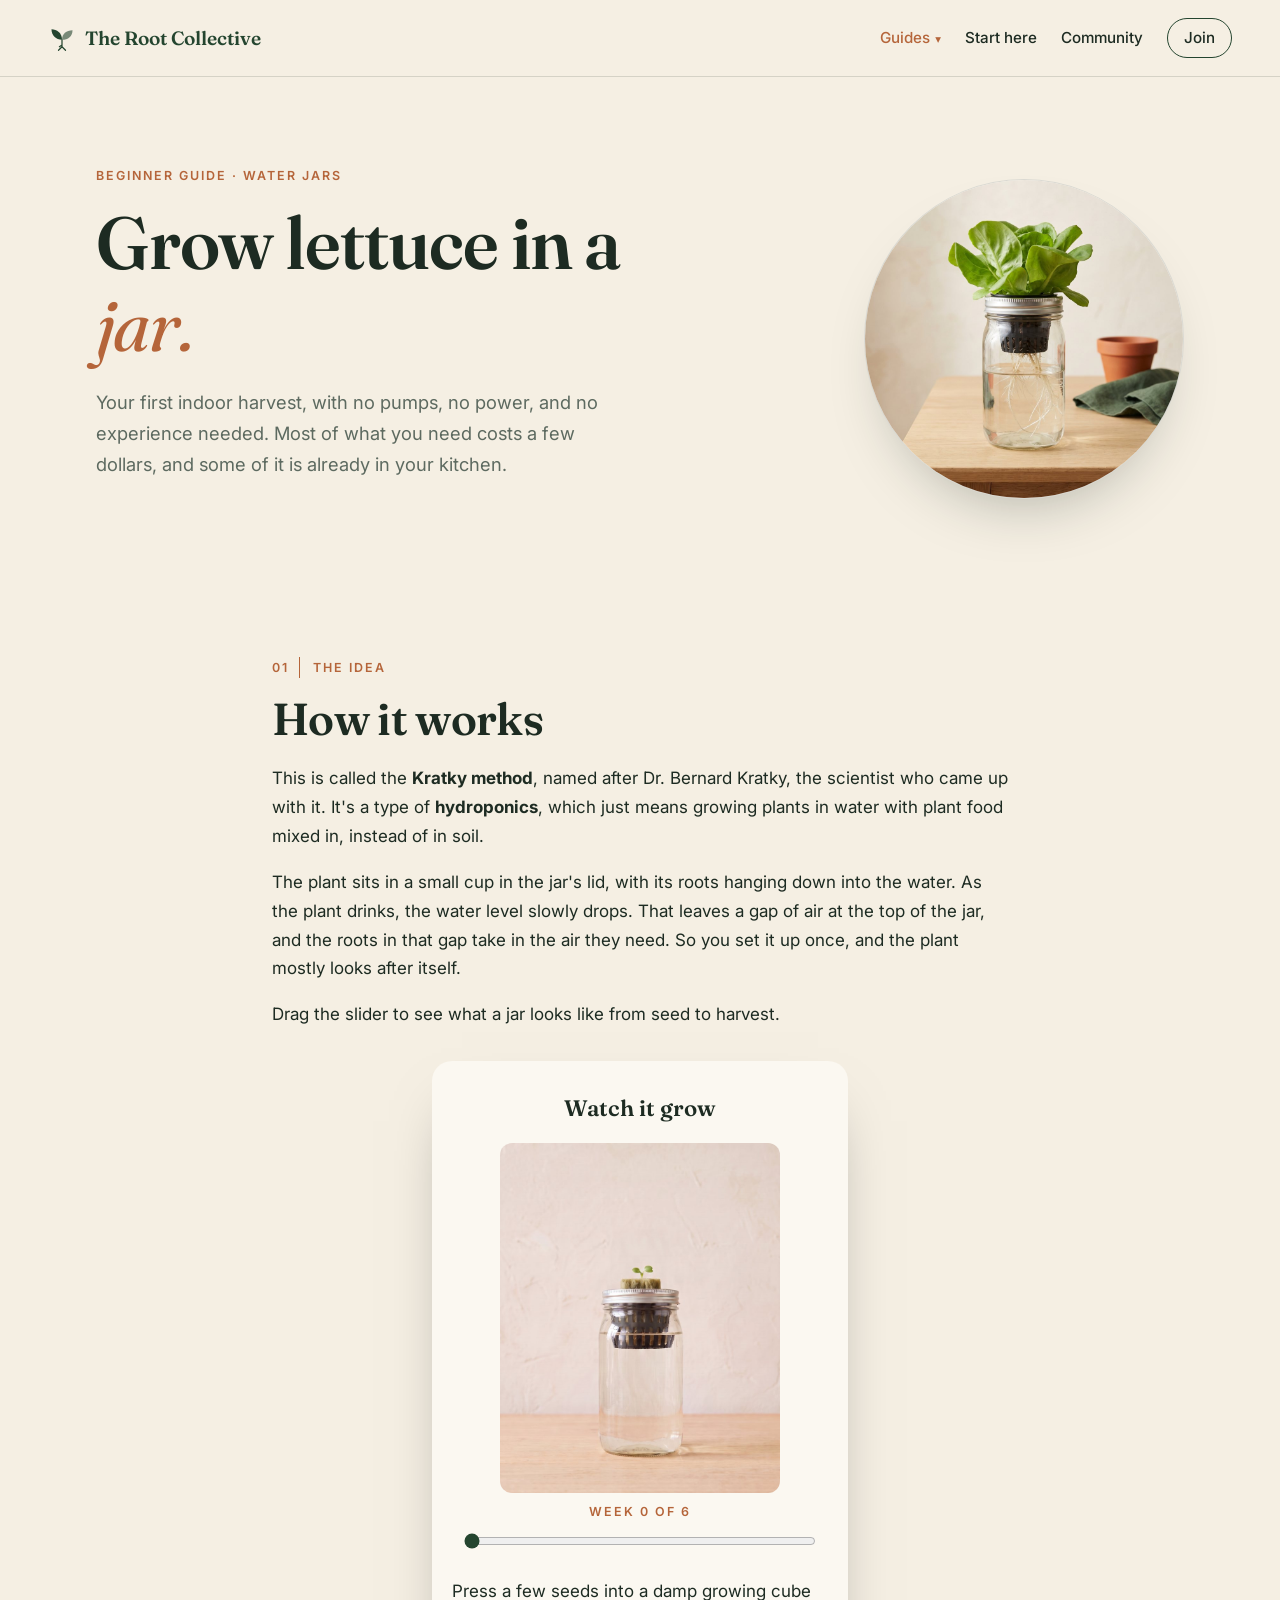
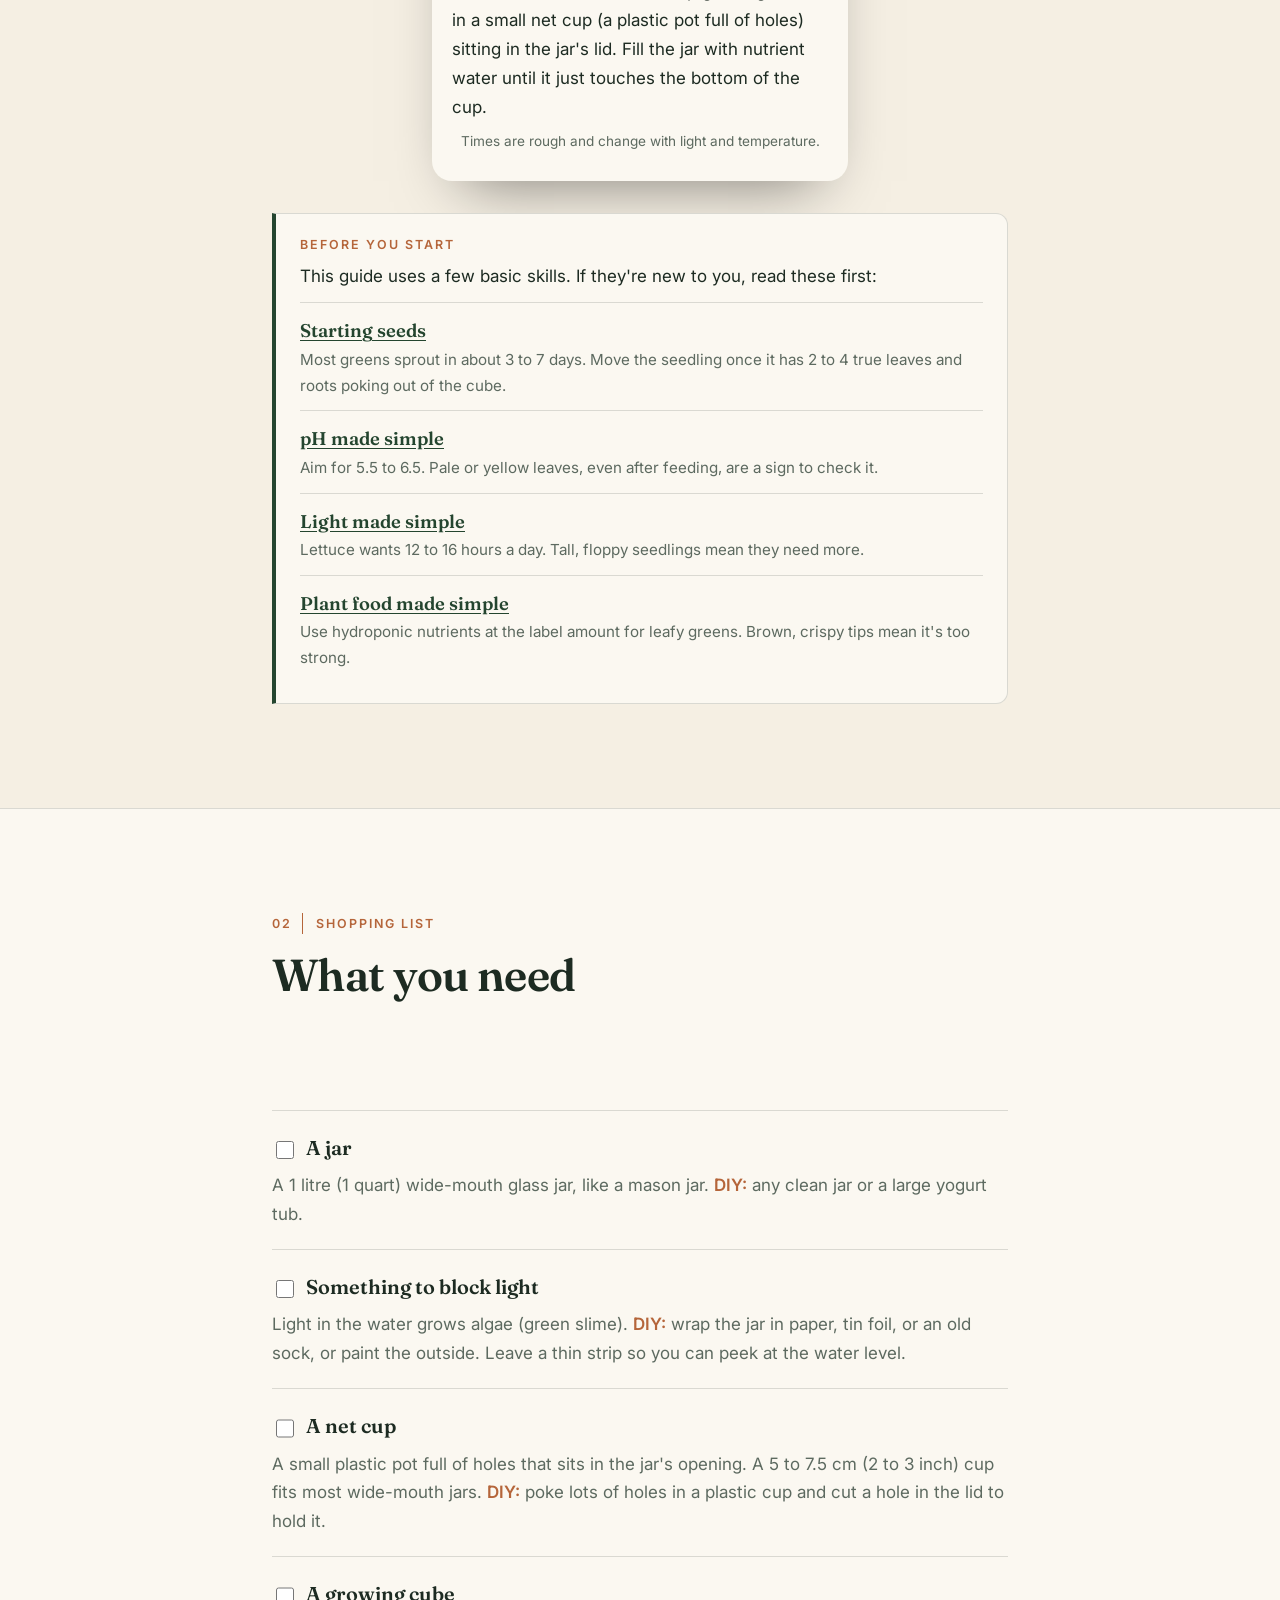
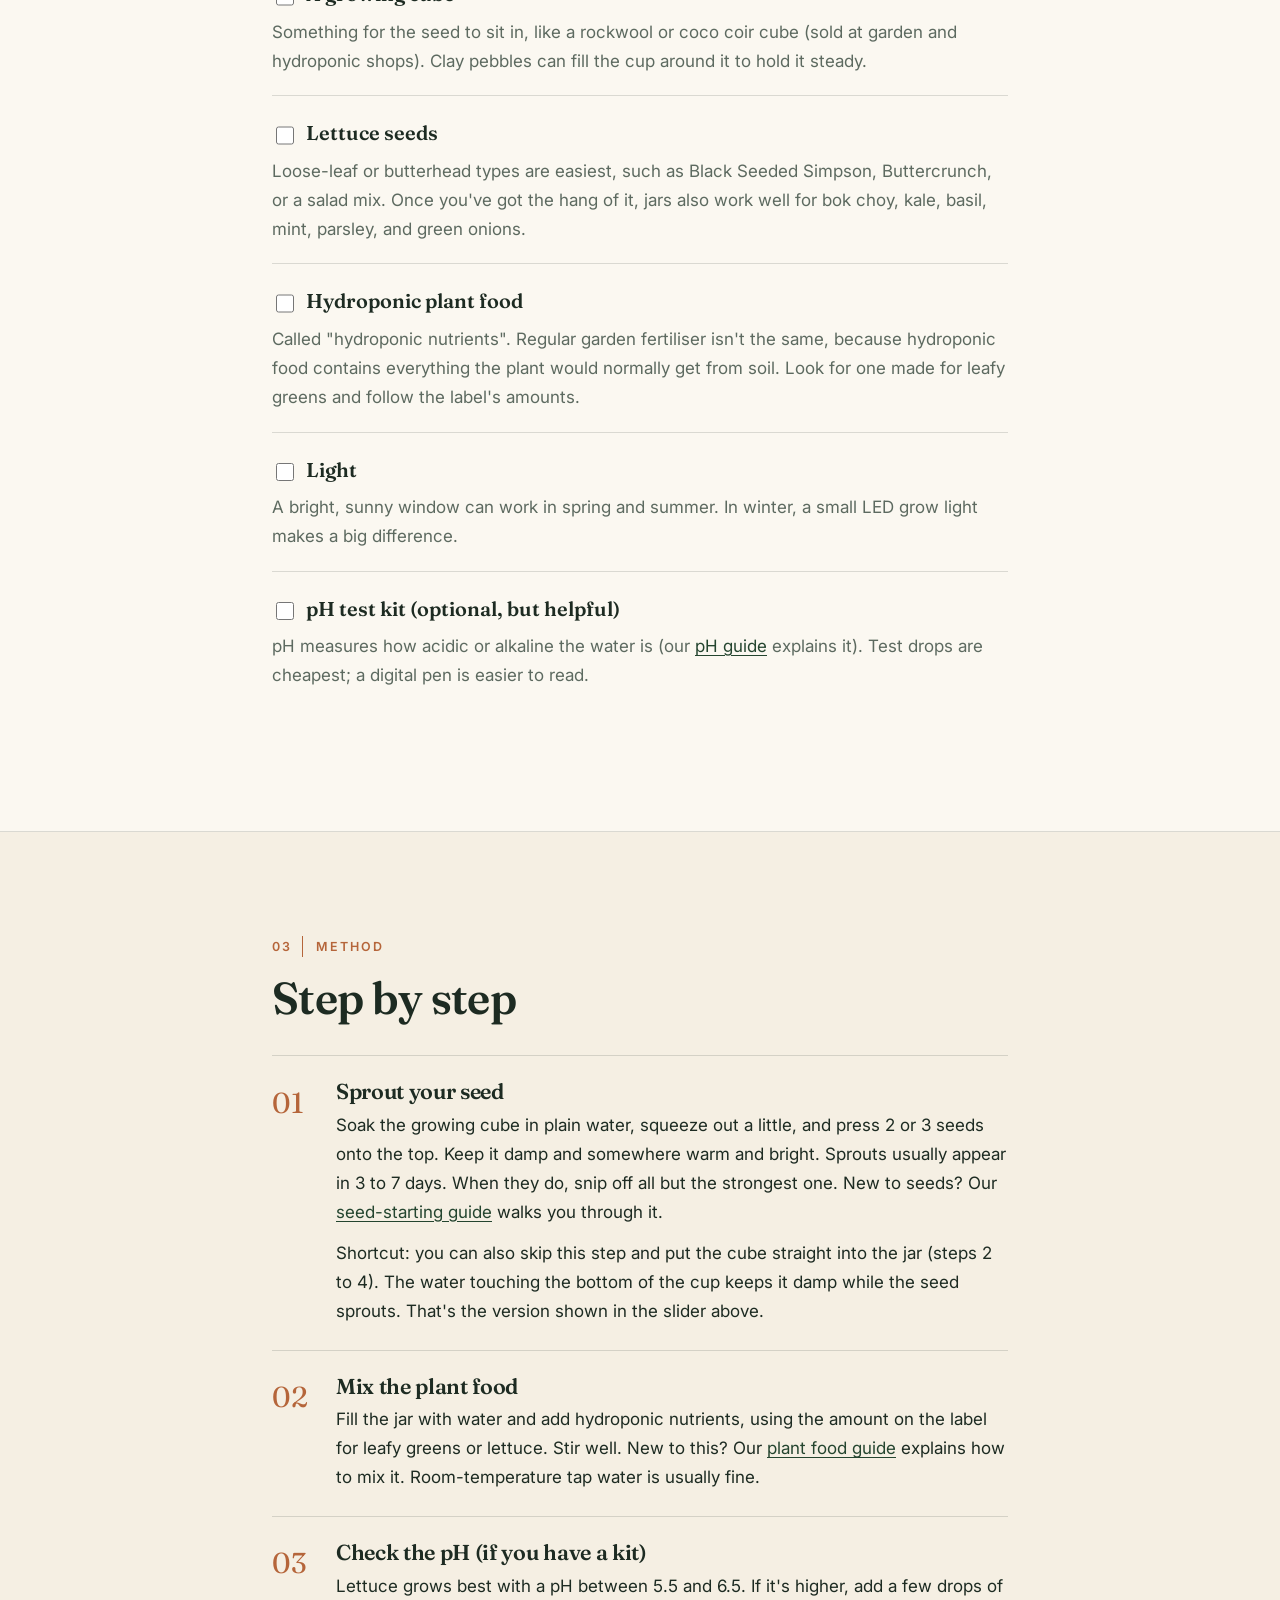
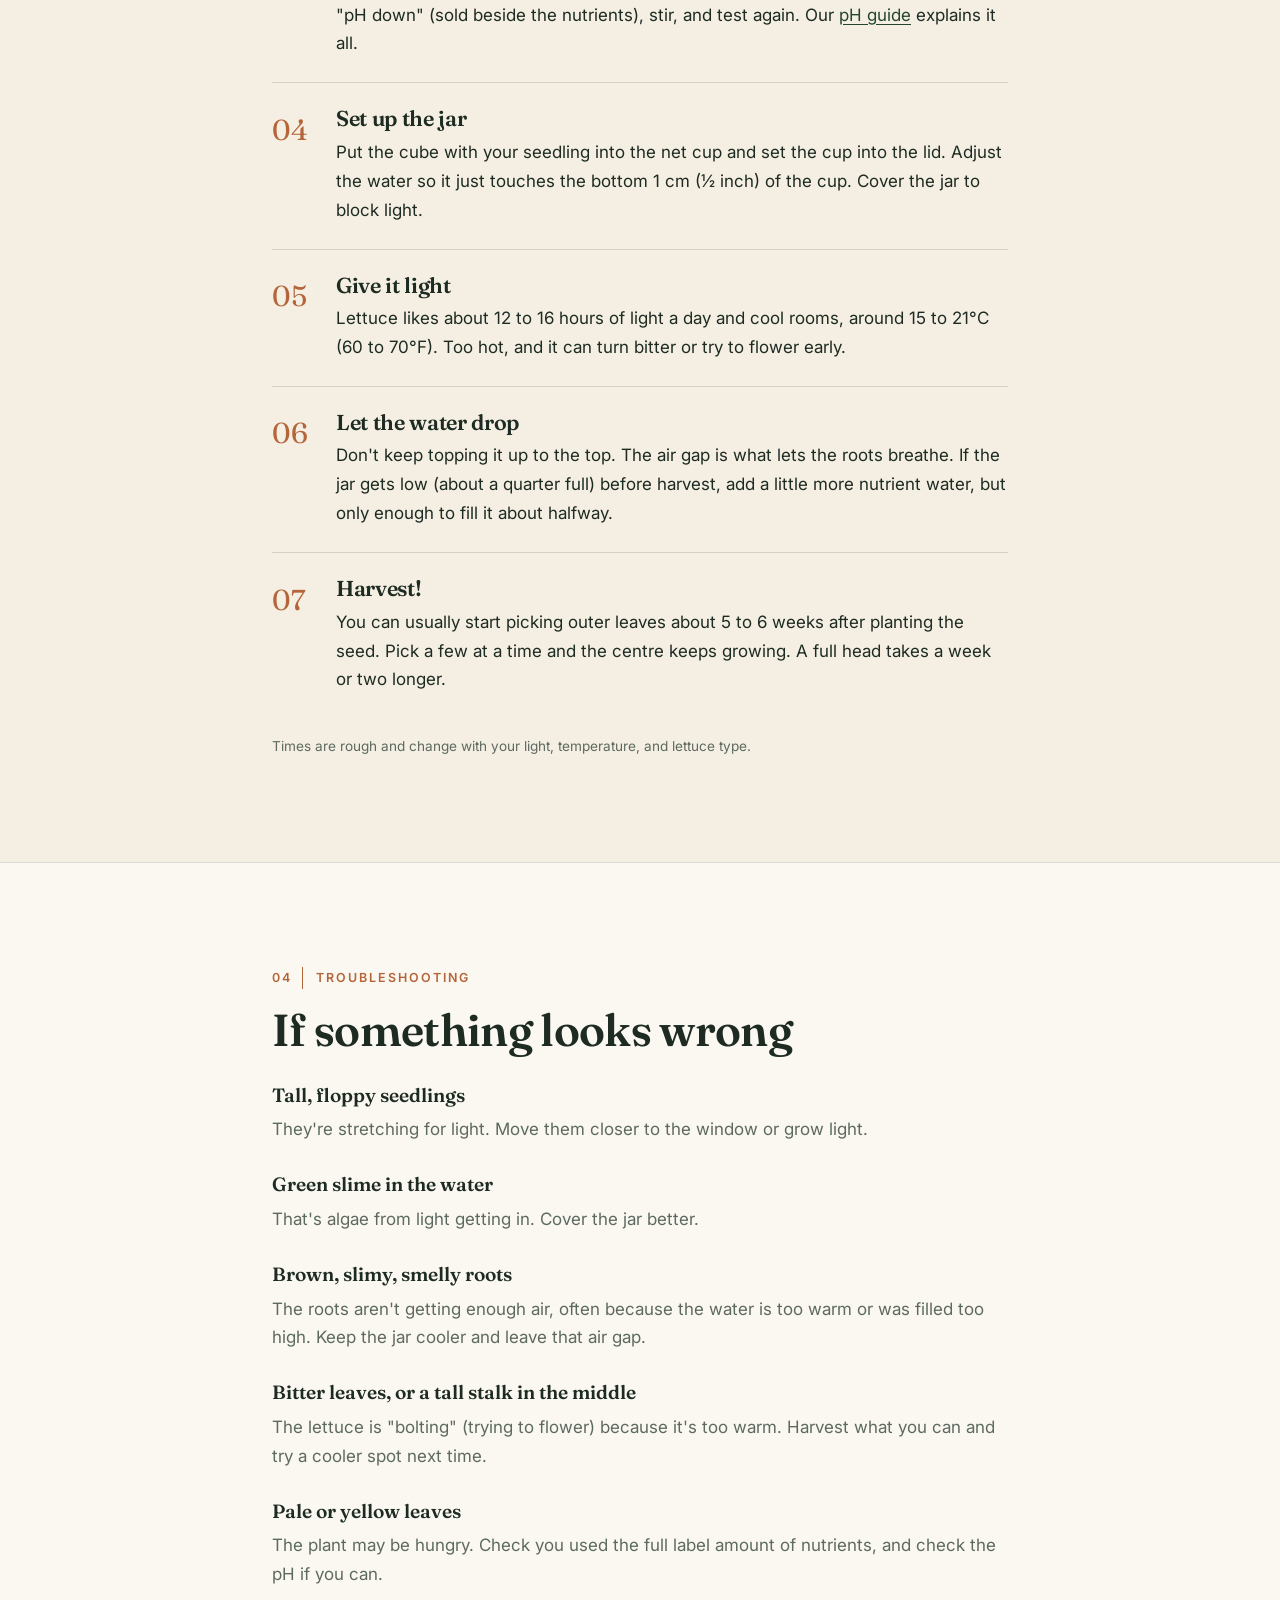
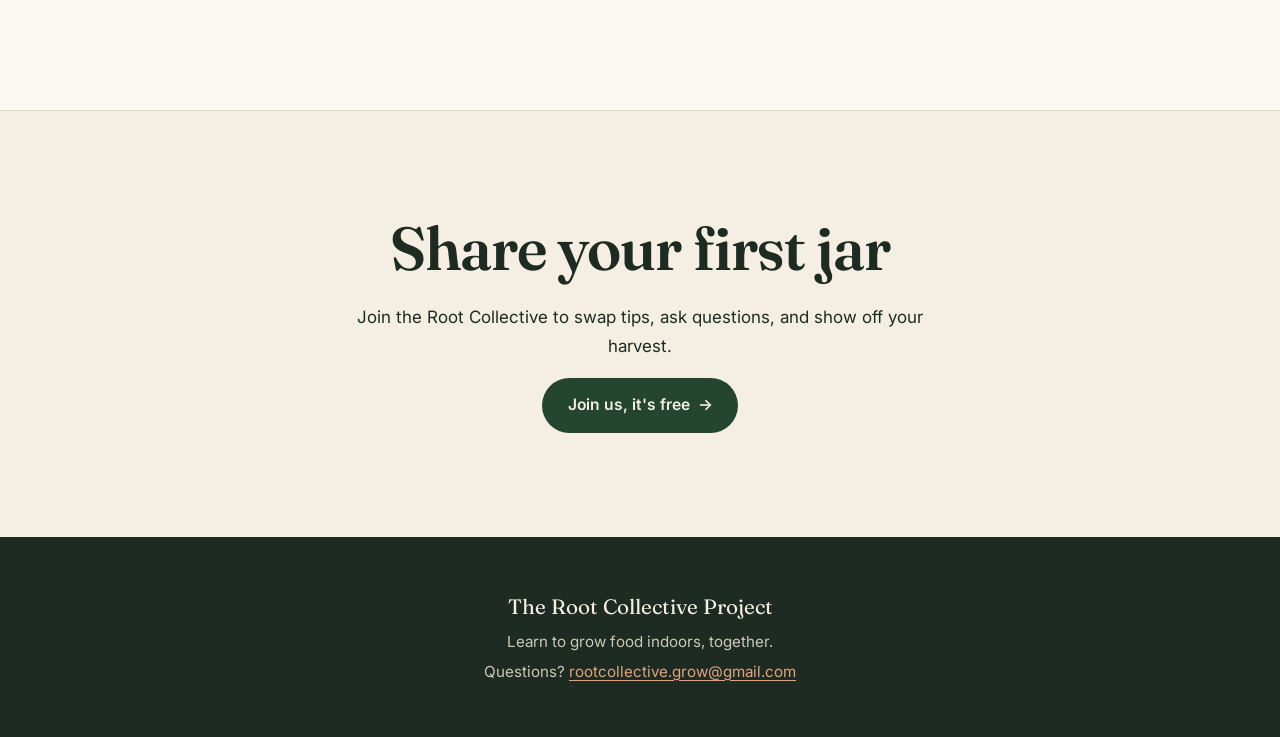
<file: water-jars.html>
<!DOCTYPE html>
<html lang="en-CA">
<head>
  <meta charset="UTF-8">
  <meta name="viewport" content="width=device-width, initial-scale=1">
  <meta name="color-scheme" content="light dark">
  <meta name="theme-color" content="#f5efe3" media="(prefers-color-scheme: light)">
  <meta name="theme-color" content="#111813" media="(prefers-color-scheme: dark)">
  <title>Grow lettuce in a jar · The Root Collective Project</title>
  <meta name="description" content="A beginner's guide to growing lettuce in a glass jar with the Kratky method. No pumps, no power, just a few dollars of supplies.">
  <!-- Free fonts from Google: Fraunces (headings) and Inter (body text) -->
  <link rel="preconnect" href="https://fonts.googleapis.com">
  <link rel="preconnect" href="https://fonts.gstatic.com" crossorigin>
  <link rel="stylesheet" href="https://fonts.googleapis.com/css2?family=Fraunces:ital,opsz,wght@0,9..144,400;0,9..144,600;1,9..144,400&family=Inter:wght@400;500;600&display=swap">
  <!-- SHARE: link previews -->
  <meta property="og:type" content="website">
  <meta property="og:site_name" content="The Root Collective">
  <meta property="og:title" content="Grow lettuce in a jar · The Root Collective Project">
  <meta property="og:description" content="A beginner&#x27;s guide to growing lettuce in a glass jar with the Kratky method. No pumps, no power, just a few dollars of supplies.">
  <meta property="og:url" content="https://rootcollective-grow.github.io/water-jars.html">
  <meta property="og:image" content="https://rootcollective-grow.github.io/images/hero-jar.jpg">
  <meta property="og:image:alt" content="Grow lettuce in a jar · The Root Collective Project">
  <meta name="twitter:card" content="summary_large_image">
  <link rel="canonical" href="https://rootcollective-grow.github.io/water-jars.html">
  <!-- /SHARE -->
  <link rel="icon" href="favicon.svg" type="image/svg+xml">
  <link rel="icon" href="favicon.ico" sizes="any">
  <link rel="apple-touch-icon" href="apple-touch-icon.png">
  <link rel="stylesheet" href="styles.css">
  <!-- Private visitor counter (GoatCounter, no cookies). Stats: https://rootcollective.goatcounter.com -->
  <script data-goatcounter="https://rootcollective.goatcounter.com/count" async src="//gc.zgo.at/count.js"></script>
</head>
<body>

  <header class="site-header">
    <a class="logo" href="index.html">
      <svg class="logo-mark" viewBox="0 0 32 32" aria-hidden="true">
        <path d="M16 18 C16 10 10 6 4 6 C4 13 9 18 16 18 Z" fill="currentColor"/>
        <path d="M16 18 C16 11 21 7 28 7 C28 14 23 18 16 18 Z" fill="currentColor" opacity="0.6"/>
        <path d="M16 18 V26 M16 26 L12 30 M16 26 L20 30 M16 24 L13 26" stroke="currentColor" stroke-width="1.4" fill="none" stroke-linecap="round"/>
      </svg>
      <span>The Root Collective</span>
    </a>
    <nav aria-label="Main">
      <details class="nav-guides">
        <summary class="is-current">Guides</summary>
        <div class="nav-menu">
          <p class="nav-menu-title">Ways to grow</p>
          <a href="water-jars.html" aria-current="page">Water jars</a>
          <a href="microgreens.html">Microgreens</a>
          <a href="soil.html">Pots of soil</a>
          <a href="bubble-bucket.html">Bubble buckets</a>
          <p class="nav-menu-title">The basics</p>
          <a href="seed-starting.html">Starting seeds</a>
          <a href="lighting.html">Light</a>
          <a href="ph.html">pH</a>
          <a href="plant-food.html">Plant food</a>
          <p class="nav-menu-title">Tools</p>
          <a href="savings.html">Savings calculator</a>
          <a href="planner.html">Planting planner</a>
        </div>
      </details>
      <a href="start-here.html">Start here</a>
      <a href="community.html">Community</a>
      <a class="nav-join" href="index.html#join">Join</a>
    </nav>
  </header>

  <main>

    <section class="hero hero-small hero-with-art">
      <div class="hero-text">
        <p class="eyebrow">Beginner guide · Water jars</p>
        <h1>Grow lettuce in a <em>jar.</em></h1>
        <p class="hero-lead">Your first indoor harvest, with no pumps, no power, and no experience needed. Most of what you need costs a few dollars, and some of it is already in your kitchen.</p>
      </div>
      <div class="hero-plate">
        <img class="hero-photo" src="images/hero-jar.jpg" width="1000" height="1000" alt="A butterhead lettuce growing from a net cup in a glass jar of water, with its roots hanging down into the water">
      </div>
    </section>

    <!-- What Kratky is, in plain words -->
    <section class="section narrow">
      <p class="eyebrow"><span class="eyebrow-num">01</span> The idea</p>
      <h2>How it works</h2>
      <p>This is called the <strong>Kratky method</strong>, named after Dr. Bernard Kratky, the scientist who came up with it. It's a type of <strong>hydroponics</strong>, which just means growing plants in water with plant food mixed in, instead of in soil.</p>
      <p>The plant sits in a small cup in the jar's lid, with its roots hanging down into the water. As the plant drinks, the water level slowly drops. That leaves a gap of air at the top of the jar, and the roots in that gap take in the air they need. So you set it up once, and the plant mostly looks after itself.</p>
      <p>Drag the slider to see what a jar looks like from seed to harvest.</p>
      <!-- "Watch it grow" slider (moving parts in script.js) -->
      <div class="grow-demo grow-demo-page" data-grow="jar">
        <p class="grow-title">Watch it grow</p>
        <img class="grow-photo" src="images/grow-week0.jpg" width="800" height="1000" alt="">
        <label for="grow-jar" class="grow-label"><span class="grow-step"></span></label>
        <input type="range" id="grow-jar" class="grow-range" min="0" max="6" step="1" value="0">
        <p class="grow-text" aria-live="polite"></p>
        <p class="grow-note">Times are rough and change with light and temperature.</p>
      </div>
      <aside class="before-box" aria-label="Before you start">
        <p class="before-title">Before you start</p>
        <p>This guide uses a few basic skills. If they're new to you, read these first:</p>
        <ul>
          <li><a href="seed-starting.html">Starting seeds</a><span>Most greens sprout in about 3 to 7 days. Move the seedling once it has 2 to 4 true leaves and roots poking out of the cube.</span></li>
          <li><a href="ph.html">pH made simple</a><span>Aim for 5.5 to 6.5. Pale or yellow leaves, even after feeding, are a sign to check it.</span></li>
          <li><a href="lighting.html">Light made simple</a><span>Lettuce wants 12 to 16 hours a day. Tall, floppy seedlings mean they need more.</span></li>
          <li><a href="plant-food.html">Plant food made simple</a><span>Use hydroponic nutrients at the label amount for leafy greens. Brown, crispy tips mean it's too strong.</span></li>
        </ul>
      </aside>
    </section>

    <!-- Shopping list with tick boxes -->
    <section class="section section-tinted">
      <p class="eyebrow"><span class="eyebrow-num">02</span> Shopping list</p>
      <h2>What you need</h2>
      <p>Tick things off as you gather them. For each item there's a cheap do-it-yourself option and a ready-made one.</p>
      <ul class="supply-list">
        <li>
          <label><input type="checkbox"> <strong>A jar</strong></label>
          <p>A 1 litre (1 quart) wide-mouth glass jar, like a mason jar. <span class="diy">DIY:</span> any clean jar or a large yogurt tub.</p>
        </li>
        <li>
          <label><input type="checkbox"> <strong>Something to block light</strong></label>
          <p>Light in the water grows algae (green slime). <span class="diy">DIY:</span> wrap the jar in paper, tin foil, or an old sock, or paint the outside. Leave a thin strip so you can peek at the water level.</p>
        </li>
        <li>
          <label><input type="checkbox"> <strong>A net cup</strong></label>
          <p>A small plastic pot full of holes that sits in the jar's opening. A 5 to 7.5 cm (2 to 3 inch) cup fits most wide-mouth jars. <span class="diy">DIY:</span> poke lots of holes in a plastic cup and cut a hole in the lid to hold it.</p>
        </li>
        <li>
          <label><input type="checkbox"> <strong>A growing cube</strong></label>
          <p>Something for the seed to sit in, like a rockwool or coco coir cube (sold at garden and hydroponic shops). Clay pebbles can fill the cup around it to hold it steady.</p>
        </li>
        <li>
          <label><input type="checkbox"> <strong>Lettuce seeds</strong></label>
          <p>Loose-leaf or butterhead types are easiest, such as Black Seeded Simpson, Buttercrunch, or a salad mix. Once you've got the hang of it, jars also work well for bok choy, kale, basil, mint, parsley, and green onions.</p>
        </li>
        <li>
          <label><input type="checkbox"> <strong>Hydroponic plant food</strong></label>
          <p>Called "hydroponic nutrients". Regular garden fertiliser isn't the same, because hydroponic food contains everything the plant would normally get from soil. Look for one made for leafy greens and follow the label's amounts.</p>
        </li>
        <li>
          <label><input type="checkbox"> <strong>Light</strong></label>
          <p>A bright, sunny window can work in spring and summer. In winter, a small LED grow light makes a big difference.</p>
        </li>
        <li>
          <label><input type="checkbox"> <strong>pH test kit (optional, but helpful)</strong></label>
          <p>pH measures how acidic or alkaline the water is (our <a href="ph.html">pH guide</a> explains it). Test drops are cheapest; a digital pen is easier to read.</p>
        </li>
      </ul>
    </section>

    <!-- Step-by-step instructions -->
    <section class="section narrow">
      <p class="eyebrow"><span class="eyebrow-num">03</span> Method</p>
      <h2>Step by step</h2>
      <ol class="steps">
        <li>
          <h3>Sprout your seed</h3>
          <p>Soak the growing cube in plain water, squeeze out a little, and press 2 or 3 seeds onto the top. Keep it damp and somewhere warm and bright. Sprouts usually appear in 3 to 7 days. When they do, snip off all but the strongest one. New to seeds? Our <a href="seed-starting.html">seed-starting guide</a> walks you through it.</p>
          <p style="margin-top: 0.75em">Shortcut: you can also skip this step and put the cube straight into the jar (steps 2 to 4). The water touching the bottom of the cup keeps it damp while the seed sprouts. That's the version shown in the slider above.</p>
        </li>
        <li>
          <h3>Mix the plant food</h3>
          <p>Fill the jar with water and add hydroponic nutrients, using the amount on the label for leafy greens or lettuce. Stir well. New to this? Our <a href="plant-food.html">plant food guide</a> explains how to mix it. Room-temperature tap water is usually fine.</p>
        </li>
        <li>
          <h3>Check the pH (if you have a kit)</h3>
          <p>Lettuce grows best with a pH between 5.5 and 6.5. If it's higher, add a few drops of "pH down" (sold beside the nutrients), stir, and test again. Our <a href="ph.html">pH guide</a> explains it all.</p>
        </li>
        <li>
          <h3>Set up the jar</h3>
          <p>Put the cube with your seedling into the net cup and set the cup into the lid. Adjust the water so it just touches the bottom 1 cm (½ inch) of the cup. Cover the jar to block light.</p>
        </li>
        <li>
          <h3>Give it light</h3>
          <p>Lettuce likes about 12 to 16 hours of light a day and cool rooms, around 15 to 21°C (60 to 70°F). Too hot, and it can turn bitter or try to flower early.</p>
        </li>
        <li>
          <h3>Let the water drop</h3>
          <p>Don't keep topping it up to the top. The air gap is what lets the roots breathe. If the jar gets low (about a quarter full) before harvest, add a little more nutrient water, but only enough to fill it about halfway.</p>
        </li>
        <li>
          <h3>Harvest!</h3>
          <p>You can usually start picking outer leaves about 5 to 6 weeks after planting the seed. Pick a few at a time and the centre keeps growing. A full head takes a week or two longer.</p>
        </li>
      </ol>
      <p class="grow-note">Times are rough and change with your light, temperature, and lettuce type.</p>
    </section>

    <!-- Common problems -->
    <section class="section section-tinted">
      <p class="eyebrow"><span class="eyebrow-num">04</span> Troubleshooting</p>
      <h2>If something looks wrong</h2>
      <dl class="problems">
        <dt>Tall, floppy seedlings</dt>
        <dd>They're stretching for light. Move them closer to the window or grow light.</dd>
        <dt>Green slime in the water</dt>
        <dd>That's algae from light getting in. Cover the jar better.</dd>
        <dt>Brown, slimy, smelly roots</dt>
        <dd>The roots aren't getting enough air, often because the water is too warm or was filled too high. Keep the jar cooler and leave that air gap.</dd>
        <dt>Bitter leaves, or a tall stalk in the middle</dt>
        <dd>The lettuce is "bolting" (trying to flower) because it's too warm. Harvest what you can and try a cooler spot next time.</dd>
        <dt>Pale or yellow leaves</dt>
        <dd>The plant may be hungry. Check you used the full label amount of nutrients, and check the pH if you can.</dd>
      </dl>
    </section>

    <section class="section section-join">
      <h2>Share your first jar</h2>
      <p>Join the Root Collective to swap tips, ask questions, and show off your harvest.</p>
      <a class="button" href="index.html#join">Join us, it's free <span aria-hidden="true">→</span></a>
    </section>

  </main>

  <footer class="site-footer">
    <p class="footer-name">The Root Collective Project</p>
    <p>Learn to grow food indoors, together.</p>
    <p>Questions? <a class="footer-link" href="mailto:rootcollective.grow@gmail.com">rootcollective.grow@gmail.com</a></p>
  </footer>

  <script src="script.js"></script>
  <script src="animations.js"></script>
  <!-- Start each page at the top (helps when the site is shown inside a preview frame) -->
  <script>if (!location.hash) { document.body.scrollIntoView({ block: 'start', behavior: 'instant' }); }</script>
</body>
</html>
</file>
<file: styles.css>
/* The Root Collective Project: site styles
   Colours and fonts live here at the top, so they're easy to change in one place. */
:root {
  --ink: #1d2b22;          /* main text, nearly black green */
  --forest: #24452f;       /* deep green for dark sections and buttons */
  --forest-hover: #1a3523; /* darker green for hover */
  --moss: #5f8456;         /* mid green */
  --clay: #b5653a;         /* terracotta accent */
  --cream: #f5efe3;        /* page background */
  --paper: #fbf8f1;        /* lighter panels */
  --muted: #5d6a60;        /* softer text */
  --line: rgba(29, 43, 34, 0.15); /* thin dividing lines */
  --leaf: #24452f;         /* green used for links, borders and headings on the page */
  --on-dark: #f5efe3;      /* light text on green or terracotta (same in both modes) */
  --clay-solid: #b5653a;   /* terracotta fills (same in both modes) */
  --night: #1d2b22;        /* footer background */
  --blush: #fbefe6;        /* soft safety-note background */

  --serif: "Fraunces", Georgia, "Times New Roman", serif;
  --sans: "Inter", system-ui, -apple-system, "Segoe UI", Roboto, sans-serif;
  color-scheme: light dark;
}

/* Dark mode: deep green-black background instead of the phone's automatic brown */
@media (prefers-color-scheme: dark) {
  :root {
    --ink: #e8e4d8;
    --forest: #2a4d36;
    --forest-hover: #335c41;
    --moss: #7fa673;
    --clay: #e3a07a;
    --cream: #111813;
    --paper: #19221c;
    --muted: #a3ada4;
    --line: rgba(232, 228, 216, 0.14);
    --leaf: #a3cc97;
    --night: #0b100c;
    --blush: #2a1f19;
  }
}

* { box-sizing: border-box; }

html { scroll-behavior: smooth; }

body {
  margin: 0;
  font-family: var(--sans);
  font-size: 1.0625rem;
  line-height: 1.7;
  color: var(--ink);
  background: var(--cream);
}

h1, h2, h3 {
  font-family: var(--serif);
  font-weight: 600;
  line-height: 1.12;
  letter-spacing: -0.015em;
  color: var(--ink);
}
h2 { font-size: clamp(1.9rem, 4.5vw, 2.8rem); margin: 0 0 1.25rem; }
h3 { font-size: 1.35rem; }
em { font-style: italic; font-weight: 400; color: var(--clay); }

a { color: var(--leaf); text-underline-offset: 3px; }

/* Small label above headings, e.g. "01 Our mission" */
.eyebrow {
  font-size: 0.78rem;
  font-weight: 600;
  letter-spacing: 0.16em;
  text-transform: uppercase;
  color: var(--clay);
  margin: 0 0 1rem;
}
.eyebrow-num {
  display: inline-block;
  padding-right: 0.6rem;
  margin-right: 0.5rem;
  border-right: 1px solid currentColor;
}

/* Header */
.site-header {
  display: flex;
  flex-wrap: wrap;
  align-items: center;
  justify-content: space-between;
  gap: 0.75rem 1.5rem;
  padding: 1.1rem clamp(1rem, 4vw, 3rem);
  border-bottom: 1px solid var(--line);
}
.logo {
  display: flex;
  align-items: center;
  gap: 0.55rem;
  font-family: var(--serif);
  font-weight: 600;
  font-size: 1.2rem;
  color: var(--leaf);
  text-decoration: none;
}
.logo-mark { width: 28px; height: 28px; }
nav { display: flex; flex-wrap: wrap; align-items: center; gap: 0.5rem 1.5rem; }
nav a { white-space: nowrap; }
@media (max-width: 480px) {
  nav { gap: 0.4rem 0.8rem; }
  nav a { font-size: 0.85rem; }
  .nav-join { padding: 0.3rem 0.8rem; }
}
nav a {
  color: var(--ink);
  text-decoration: none;
  font-size: 0.95rem;
  font-weight: 500;
}
nav a:hover { color: var(--clay); }
nav a[aria-current="page"] { color: var(--clay); }
.nav-join {
  padding: 0.4rem 1rem;
  border: 1px solid var(--leaf);
  border-radius: 999px;
}
.nav-join:hover { background: var(--forest); color: var(--on-dark); }

/* Top banner */
.hero {
  display: flex;
  flex-direction: column;
  gap: 2.5rem;
  padding: 3.5rem 1rem 3rem;
  max-width: 72rem;
  margin: 0 auto;
}
.hero h1 {
  font-size: clamp(2.6rem, 8vw, 4.6rem);
  font-weight: 600;
  margin: 0 0 1.25rem;
}
.hero-lead { font-size: 1.15rem; color: var(--muted); max-width: 32rem; margin: 0 0 2rem; }
.hero-plate {
  align-self: center;
  display: grid;
  place-items: center;
  width: min(80vw, 340px);
  aspect-ratio: 1;
  border-radius: 50%;
  background: var(--paper);
  border: 1px solid var(--line);
  box-shadow: 0 30px 60px -30px rgba(29, 43, 34, 0.35);
}
.hero-plate { overflow: hidden; }
.hero-photo { width: 100%; height: 100%; object-fit: cover; }

/* Buttons */
.buttons { display: flex; flex-wrap: wrap; gap: 0.75rem; }
.button {
  display: inline-flex;
  align-items: center;
  gap: 0.5rem;
  padding: 0.9rem 1.6rem;
  border-radius: 999px;
  background: var(--forest);
  color: var(--on-dark);
  font-weight: 600;
  font-size: 0.98rem;
  text-decoration: none;
  transition: transform 0.15s ease, background 0.15s ease;
}
.button:hover { background: var(--forest-hover); transform: translateY(-2px); }
.button-ghost { background: transparent; color: var(--leaf); border: 1px solid var(--leaf); }
.button-ghost:hover { background: var(--forest); color: var(--on-dark); }
.button-light { background: var(--on-dark); color: #24452f; }
.button-light:hover { background: #fff; }
.button-clay { background: var(--clay-solid); }
.button-clay:hover { background: #9d5530; }

/* The thin strip of three promises */
.promise-strip {
  list-style: none;
  margin: 0;
  padding: 1rem;
  display: flex;
  flex-wrap: wrap;
  justify-content: center;
  gap: 0.5rem 2.5rem;
  border-top: 1px solid var(--line);
  border-bottom: 1px solid var(--line);
  font-family: var(--serif);
  font-style: italic;
  font-size: 1.1rem;
  color: var(--leaf);
}
.promise-strip li::before { content: "✦"; font-style: normal; color: var(--clay); margin-right: 0.6rem; font-size: 0.8em; }

/* Page sections */
.section { padding: clamp(3.5rem, 9vw, 6.5rem) 1rem; max-width: 72rem; margin: 0 auto; }
.split { display: grid; gap: 2.5rem; }
.lead { font-size: 1.2rem; margin-top: 0; }

.pillars { list-style: none; padding: 0; margin: 2rem 0 0; counter-reset: pillar; }
.pillars li {
  counter-increment: pillar;
  display: grid;
  grid-template-columns: 3.5rem 1fr;
  padding: 1.5rem 0;
  border-top: 1px solid var(--line);
}
.pillars li::before {
  content: "0" counter(pillar);
  font-family: var(--serif);
  font-size: 1.6rem;
  color: var(--clay);
  grid-row: span 2;
}
.pillars h3 { margin: 0 0 0.25rem; }
.pillars p { margin: 0; color: var(--muted); }

/* Lightly tinted full-width band */
.section-band { background: var(--paper); border-top: 1px solid var(--line); border-bottom: 1px solid var(--line); }
.audience {
  list-style: none;
  padding: 0;
  margin: 2rem 0 0;
  display: grid;
  gap: 1px;
  background: var(--line);
  border: 1px solid var(--line);
}
.audience li { background: var(--paper); padding: 1.5rem; }
.audience strong { display: block; font-family: var(--serif); font-size: 1.25rem; font-weight: 600; color: var(--leaf); }

/* Dark green section */
.section-dark { background: var(--forest); color: #e9e4d6; }
.section-dark h2 { color: var(--on-dark); }
.section-dark .eyebrow { color: #e0a47f; }
.section-dark .split { align-items: center; }

/* "Watch it grow" slider */
.grow-demo {
  background: var(--paper);
  color: var(--ink);
  border-radius: 20px;
  padding: 1.75rem 1.25rem;
  text-align: center;
  box-shadow: 0 30px 60px -30px rgba(0, 0, 0, 0.5);
}
.grow-title { font-family: var(--serif); font-size: 1.4rem; font-weight: 600; margin: 0; }
.grow-photo { display: block; width: 100%; max-width: 320px; height: auto; margin: 1rem auto 0; border-radius: 12px; }
.grow-label {
  display: block;
  font-size: 0.78rem;
  font-weight: 600;
  letter-spacing: 0.16em;
  text-transform: uppercase;
  color: var(--clay);
  margin-top: 0.5rem;
}
#grow-week { width: 100%; max-width: 22rem; accent-color: var(--leaf); height: 2rem; }
.grow-text { min-height: 5.5em; text-align: left; max-width: 30rem; margin: 0.75rem auto 0; }
.grow-note { font-size: 0.85rem; color: var(--muted); margin: 0.5rem 0 0; }

.coming-soon {
  display: inline-block;
  padding: 0.5rem 1.1rem;
  border-radius: 999px;
  border: 1px dashed var(--moss);
  color: var(--leaf);
  font-family: var(--serif);
  font-style: italic;
}

.section-join { text-align: center; max-width: 40rem; }
.section-join h2 { font-size: clamp(2.4rem, 7vw, 3.8rem); }

/* "Ways to grow" cards */
.narrow-text { max-width: 40rem; }
.methods { display: grid; gap: 1rem; margin-top: 2.5rem; }
.method {
  display: block;
  background: var(--paper);
  border: 1px solid var(--line);
  border-radius: 16px;
  padding: 1.5rem;
  color: var(--ink);
  text-decoration: none;
}
.method h3 { margin: 0.9rem 0 0.4rem; }
.method p { margin: 0; color: var(--muted); }
a.method { transition: transform 0.15s ease, border-color 0.15s ease; }
a.method:hover { transform: translateY(-3px); border-color: var(--leaf); }
.method-tag {
  display: inline-block;
  font-size: 0.72rem;
  font-weight: 600;
  letter-spacing: 0.12em;
  text-transform: uppercase;
  padding: 0.25rem 0.7rem;
  border-radius: 999px;
  background: var(--forest);
  color: var(--on-dark);
}
.method-tag-soon { background: transparent; color: var(--muted); border: 1px solid var(--line); }
.method-link { display: inline-block; margin-top: 1rem; font-weight: 600; color: var(--clay); }

/* Footer */
.site-footer {
  background: var(--night);
  color: #cfc8b8;
  text-align: center;
  padding: 3rem 1rem;
  font-size: 0.95rem;
}
.site-footer p { margin: 0.25rem 0; }
.footer-link { color: #e0a47f; }
.footer-name { font-family: var(--serif); font-size: 1.3rem; color: var(--on-dark); }

/* "Start here" guide page */
.hero.hero-small { max-width: 50rem; padding-bottom: 2.5rem; }
.section.section-tinted { max-width: none; background: var(--paper); border-top: 1px solid var(--line); border-bottom: 1px solid var(--line); }
.section-tinted > * { max-width: 46rem; margin-left: auto; margin-right: auto; }
.section.narrow { max-width: 50rem; }

.supply-list { list-style: none; padding: 0; margin-top: 2rem; }
.supply-list li { padding: 1.25rem 0; border-top: 1px solid var(--line); }
.supply-list label { cursor: pointer; font-family: var(--serif); font-size: 1.25rem; }
.supply-list label strong { font-weight: 600; }
.supply-list input { width: 1.15rem; height: 1.15rem; accent-color: var(--leaf); vertical-align: middle; margin-right: 0.5rem; }
.supply-list label:has(input:checked) strong { text-decoration: line-through; color: var(--muted); }
.supply-list p { margin: 0.4rem 0 0; color: var(--muted); }
.diy { font-weight: 600; color: var(--clay); }

.steps { list-style: none; padding: 0; counter-reset: step; margin-top: 2rem; }
.steps li { counter-increment: step; position: relative; padding: 1.5rem 0 1.5rem 4rem; border-top: 1px solid var(--line); }
.steps li::before {
  content: "0" counter(step);
  position: absolute; left: 0; top: 1.4rem;
  font-family: var(--serif);
  font-size: 1.8rem;
  color: var(--clay);
}
.steps h3 { margin: 0 0 0.4rem; }
.steps p { margin: 0; }

.problems dt { font-family: var(--serif); font-size: 1.2rem; font-weight: 600; margin-top: 1.5rem; }
.problems dd { margin: 0.25rem 0 0; color: var(--muted); }

/* Community page */
.showcase { display: grid; gap: 1rem; margin-top: 2.5rem; }
.setup {
  background: var(--paper);
  border: 1px solid var(--line);
  border-radius: 16px;
  overflow: hidden;
  display: flex;
  flex-direction: column;
}
.setup img { display: block; width: 100%; height: 260px; object-fit: cover; object-position: center 40%; }
.setup-text { padding: 1.5rem; }
.setup h3 { margin: 0.9rem 0 0.2rem; }
.setup p { margin: 0.4rem 0 0; color: var(--muted); }
.setup-by { font-size: 0.85rem; font-weight: 600; color: var(--clay) !important; }
.setup-empty { border-style: dashed; justify-content: center; background: transparent; }

.share-steps { list-style: none; padding: 0; margin: 0; counter-reset: share; }
.share-steps li {
  counter-increment: share;
  position: relative;
  padding: 1.25rem 0 1.25rem 3.5rem;
  border-top: 1px solid rgba(233, 228, 214, 0.2);
}
.share-steps li::before {
  content: "0" counter(share);
  position: absolute; left: 0; top: 1.1rem;
  font-family: var(--serif);
  font-size: 1.6rem;
  color: #e0a47f;
}
.share-steps strong { color: var(--on-dark); }
.coming-soon-light { border-color: #e0a47f; color: var(--on-dark); }

.faq { margin-top: 2rem; border-bottom: 1px solid var(--line); }
.faq details { border-top: 1px solid var(--line); }
.faq summary {
  cursor: pointer;
  list-style: none;
  display: flex;
  justify-content: space-between;
  align-items: center;
  gap: 1rem;
  padding: 1.25rem 0;
  font-family: var(--serif);
  font-size: 1.2rem;
  font-weight: 600;
}
.faq summary::-webkit-details-marker { display: none; }
.faq summary::after { content: "+"; font-family: var(--sans); font-weight: 400; font-size: 1.5rem; color: var(--clay); transition: transform 0.2s ease; }
.faq details[open] summary::after { transform: rotate(45deg); }
.faq details p { margin: 0 0 1.25rem; color: var(--muted); }

/* Wider screens (tablets and computers) */
@media (min-width: 760px) {
  .hero { flex-direction: row; align-items: center; justify-content: space-between; padding: 5.5rem 2rem 4.5rem; }
  .hero-text { max-width: 38rem; }
  .hero-plate { width: 380px; flex-shrink: 0; }
  .split { grid-template-columns: 1fr 1fr; gap: 4rem; }
  .section { padding-left: 2rem; padding-right: 2rem; }
  .audience { grid-template-columns: 1fr 1fr; }
  .methods { grid-template-columns: repeat(2, 1fr); }
  .showcase { grid-template-columns: repeat(3, 1fr); }
}
@media (min-width: 1100px) {
  .methods { grid-template-columns: repeat(4, 1fr); }
}

/* Turn off movement for people who've asked their device to reduce motion */
@media (prefers-reduced-motion: reduce) {
  html { scroll-behavior: auto; }
  * { transition: none !important; }
}
.buttons-center { justify-content: center; margin-top: 1.5rem; }
.join-note { margin-top: 1.25rem; font-size: 0.95rem; opacity: 0.8; }

/* Featured guides carousel */
.feature-bar { display: flex; flex-wrap: wrap; align-items: center; justify-content: space-between; gap: 1rem; margin-bottom: 2rem; }
.feature-bar .eyebrow { margin: 0; }
.feature-controls { display: flex; align-items: center; gap: 0.5rem; }
.feature-tabs { display: flex; gap: 0.25rem; background: rgba(255,255,255,0.08); border-radius: 999px; padding: 0.25rem; }
.feature-tabs [role="tab"] { font: inherit; font-size: 0.9rem; font-weight: 500; color: #e9e4d6; background: transparent; border: 0; border-radius: 999px; padding: 0.5rem 1rem; cursor: pointer; }
.feature-tabs [role="tab"][aria-selected="true"] { background: var(--on-dark); color: #24452f; }
.feature-tabs [role="tab"]:focus-visible, .feature-arrow:focus-visible { outline: 2px solid #e0a47f; outline-offset: 2px; }
.feature-arrow { font: inherit; font-size: 1.1rem; width: 2.5rem; height: 2.5rem; border-radius: 50%; border: 1px solid rgba(233,228,214,0.4); background: transparent; color: #e9e4d6; cursor: pointer; }
.feature-arrow:hover { background: rgba(255,255,255,0.1); }
.feature-slide[hidden] { display: none; }
.grow-range { width: 100%; max-width: 22rem; accent-color: var(--leaf); height: 2rem; }
@media (max-width: 480px) { .feature-tabs [role="tab"] { padding: 0.45rem 0.7rem; font-size: 0.85rem; } }

/* Suggested plants on the "Ways to grow" cards */
.method-plants { font-size: 0.9rem; line-height: 1.5; margin: 1rem 0 0 !important; padding-top: 0.85rem; border-top: 1px solid var(--line); color: var(--ink); }
.method-plants span { display: block; font-size: 0.72rem; font-weight: 600; letter-spacing: 0.08em; text-transform: uppercase; color: var(--clay); margin-bottom: 0.2rem; }

/* Our story */
.about-text p + p { margin-top: 1rem; }
.about-sign { font-family: var(--serif); font-style: italic; font-size: 1.25rem; color: var(--clay); margin-top: 1.5rem !important; }
.about-sign::before { content: "— "; }

/* Bubble bucket guide */
.narrow-inner { max-width: 50rem; }
.safety-list { list-style: none; padding: 0; margin: 1.25rem 0 0; display: grid; gap: 0.75rem; }
.safety-list li { background: var(--blush); border-left: 3px solid var(--clay); border-radius: 0 8px 8px 0; padding: 0.85rem 1rem; }
.method-tag-step { background: var(--clay-solid); }

/* pH guide */
.ph-scale { margin: 2rem 0; }
.ph-bar { position: relative; height: 1.1rem; border-radius: 999px; background: linear-gradient(90deg, #c94b3b 0%, #e38a3a 20%, #e8c547 35%, #8fbf5a 50%, #4f9a8f 65%, #3d6fa8 80%, #5b4a9a 100%); }
.ph-zone { position: absolute; top: -0.35rem; bottom: -0.35rem; border-radius: 4px; }
.ph-zone-water { border: 2px solid var(--leaf); background: rgba(255,255,255,0.25); }
.ph-zone-soil { border: 2px dashed var(--ink); top: -0.6rem; bottom: -0.6rem; }
.ph-ticks, .ph-ends { display: flex; justify-content: space-between; font-size: 0.85rem; color: var(--muted); margin-top: 0.6rem; }
.ph-ends { margin-top: 0.1rem; font-size: 0.75rem; text-transform: uppercase; letter-spacing: 0.08em; }
.ph-scale figcaption { margin-top: 1rem; font-size: 0.9rem; display: flex; flex-wrap: wrap; align-items: center; gap: 0.4rem 0.5rem; }
.ph-key { display: inline-block; width: 1.4rem; height: 0.9rem; border-radius: 3px; vertical-align: middle; }
.ph-key-water { border: 2px solid var(--leaf); }
.ph-key-soil { border: 2px dashed var(--ink); margin-left: 1rem; }
.ph-table-wrap { overflow-x: auto; margin-top: 1.5rem; }
.ph-table { width: 100%; border-collapse: collapse; font-size: 0.95rem; }
.ph-table th, .ph-table td { text-align: left; padding: 0.85rem 0.75rem 0.85rem 0; border-top: 1px solid var(--line); vertical-align: top; }
.ph-table thead th { font-size: 0.75rem; font-weight: 600; letter-spacing: 0.08em; text-transform: uppercase; color: var(--clay); border-top: 0; }
.ph-table tbody th { font-family: var(--serif); font-weight: 600; font-size: 1.05rem; }
.ph-table td:nth-child(2) { white-space: nowrap; font-weight: 600; }
.steps + .safety-list { margin-top: 1.5rem; }

/* "Before you start" / "Where next?" boxes on guides */
.before-box { margin-top: 2rem; background: var(--paper); border: 1px solid var(--line); border-left: 4px solid var(--leaf); border-radius: 0 12px 12px 0; padding: 1.25rem 1.5rem; }
.section-tinted .before-box { background: var(--cream); }
.before-title { font-size: 0.78rem; font-weight: 600; letter-spacing: 0.16em; text-transform: uppercase; color: var(--clay); margin: 0 0 0.4rem; }
.before-box > p:not(.before-title) { margin: 0; }
.before-box ul { list-style: none; padding: 0; margin: 0.75rem 0 0; }
.before-box li { padding: 0.75rem 0; border-top: 1px solid var(--line); }
.before-box li a { display: block; font-family: var(--serif); font-size: 1.15rem; font-weight: 600; }
.before-box li span { display: block; color: var(--muted); font-size: 0.95rem; }

/* Home page basics cards */
.basics { display: grid; gap: 1rem; margin-top: 2.5rem; }
.basic { display: block; background: var(--cream); border: 1px solid var(--line); border-radius: 16px; padding: 1.5rem; color: var(--ink); text-decoration: none; transition: transform 0.15s ease, border-color 0.15s ease; }
.basic:hover { transform: translateY(-3px); border-color: var(--leaf); }
.basic h3 { margin: 0.9rem 0 0.4rem; }
.basic p { margin: 0; color: var(--muted); }
.look-for { list-style: none; padding: 0.85rem 0 0; margin: 1rem 0 0; border-top: 1px solid var(--line); font-size: 0.95rem; }
.look-for::before { content: "What to look for"; display: block; font-size: 0.72rem; font-weight: 600; letter-spacing: 0.08em; text-transform: uppercase; color: var(--clay); margin-bottom: 0.3rem; }
.look-for li { padding-left: 1.2rem; position: relative; margin: 0.2rem 0; }
.look-for li::before { content: "✓"; position: absolute; left: 0; color: var(--leaf); font-weight: 600; }
@media (min-width: 760px) { .basics { grid-template-columns: 1fr 1fr; } }

/* Start here: the beginner path */
.path-links { display: grid; gap: 0.6rem; margin-top: 1rem; }
.path-links a { display: block; background: var(--cream); border: 1px solid var(--line); border-radius: 12px; padding: 0.8rem 1rem; text-decoration: none; color: var(--ink); transition: border-color 0.15s ease, transform 0.15s ease; }
.path-links a:hover { border-color: var(--leaf); transform: translateY(-2px); }
.path-links strong { display: block; font-family: var(--serif); font-size: 1.1rem; font-weight: 600; color: var(--leaf); }
.path-links span { display: block; font-size: 0.9rem; color: var(--muted); }
@media (min-width: 600px) { .path-links { grid-template-columns: 1fr 1fr; } }

/* ---------- Animations ---------- */
/* Scroll reveal: added by animations.js, so the page still shows everything without JavaScript */
.reveal { opacity: 0; transform: translateY(18px); transition: opacity 0.7s ease, transform 0.7s cubic-bezier(0.2, 0.7, 0.2, 1); transition-delay: var(--reveal-delay, 0ms); }
.reveal.is-visible { opacity: 1; transform: none; }

/* Top banner: text rises in, picture settles in and then gently floats */
@keyframes rise-in { from { opacity: 0; transform: translateY(22px); } to { opacity: 1; transform: none; } }
@keyframes plate-in { from { opacity: 0; transform: scale(0.94); } to { opacity: 1; transform: none; } }
@keyframes float { 0%, 100% { transform: translateY(0); } 50% { transform: translateY(-8px); } }
.hero-text > * { animation: rise-in 0.8s cubic-bezier(0.2, 0.7, 0.2, 1) both; }
.hero-text > *:nth-child(2) { animation-delay: 0.1s; }
.hero-text > *:nth-child(3) { animation-delay: 0.2s; }
.hero-text > *:nth-child(4) { animation-delay: 0.3s; }
.hero-plate { animation: plate-in 1s 0.2s cubic-bezier(0.2, 0.7, 0.2, 1) both, float 7s 1.4s ease-in-out infinite; }

/* Logo leaves sway when you point at the logo */
@keyframes sway { 0%, 100% { transform: rotate(0); } 30% { transform: rotate(-8deg); } 70% { transform: rotate(6deg); } }
.logo-mark { transform-origin: 50% 85%; }
.logo:hover .logo-mark { animation: sway 0.9s ease-in-out; }

/* Cards lift a little more smoothly */
.method, .basic, .setup, .path-links a { will-change: transform; }
.setup { transition: transform 0.2s ease, box-shadow 0.2s ease; }
.setup:hover { transform: translateY(-3px); box-shadow: 0 18px 36px -24px rgba(29, 43, 34, 0.4); }
.method-link span, .button span { display: inline-block; transition: transform 0.2s ease; }
a.method:hover .method-link span, .basic:hover .method-link span, .button:hover span { transform: translateX(4px); }

/* "Watch it grow" picture fades between stages; carousel slides fade in */
@keyframes photo-fade { from { opacity: 0.35; } to { opacity: 1; } }
.grow-photo.photo-in { animation: photo-fade 0.35s ease; }
@keyframes slide-fade { from { opacity: 0; transform: translateX(16px); } to { opacity: 1; transform: none; } }
.feature-slide.slide-in { animation: slide-fade 0.45s ease; }

/* Shopping list ticks pop */
@keyframes tick-pop { 50% { transform: scale(1.25); } }
.supply-list input:checked { animation: tick-pop 0.25s ease; }

/* FAQ answers slide open */
@keyframes open-down { from { opacity: 0; transform: translateY(-6px); } to { opacity: 1; transform: none; } }
.faq details[open] p { animation: open-down 0.3s ease; }

/* pH scale: the target boxes grow in when the scale appears */
.ph-scale.reveal .ph-zone { transform: scaleX(0.2); opacity: 0; transition: transform 0.6s 0.4s ease, opacity 0.6s 0.4s ease; }
.ph-scale.reveal.is-visible .ph-zone { transform: none; opacity: 1; }

@media (prefers-reduced-motion: reduce) {
  .reveal { opacity: 1; transform: none; transition: none; }
  .hero-text > *, .hero-plate, .grow-photo.photo-in, .feature-slide.slide-in, .faq details[open] p { animation: none; }
}

/* "Watch it grow" on guide pages */
.grow-demo-page { max-width: 26rem; margin: 2rem auto 0; }
.grow-demo-page .grow-photo { max-width: 280px; }

/* Light guide */
.light-three li { background: var(--paper); border-left-color: var(--leaf); }
.light-options { display: grid; gap: 1rem; margin-top: 1.5rem; }
.light-option { background: var(--cream); border: 1px solid var(--line); border-radius: 16px; padding: 1.5rem; }
.light-option h3 { margin: 0 0 0.6rem; }
.light-option p { margin: 0 0 0.6rem; }
.light-catch { font-size: 0.95rem; color: var(--muted); padding-top: 0.6rem; border-top: 1px solid var(--line); margin-bottom: 0 !important; }
@media (min-width: 700px) { .light-options { grid-template-columns: 1fr 1fr; } }
.light-day { margin: 1.75rem 0 0.5rem; }
.light-day-bar { display: flex; height: 2.4rem; border-radius: 999px; overflow: hidden; font-size: 0.8rem; font-weight: 600; }
.light-day-bar span { display: flex; align-items: center; justify-content: center; white-space: nowrap; }
.light-on { background: linear-gradient(90deg, #f3d77a, #f7e7a8 50%, #f3d77a); color: var(--ink); }
.light-off { flex: 1; background: var(--night); color: #cfc8b8; }
.light-day figcaption { font-size: 0.9rem; color: var(--muted); margin-top: 0.6rem; }
.light-day.reveal .light-on { transform-origin: left; transform: scaleX(0); transition: transform 0.9s 0.3s cubic-bezier(0.2, 0.7, 0.2, 1); }
.light-day.reveal.is-visible .light-on { transform: none; }
@media (min-width: 1100px) { .basics-3 { grid-template-columns: repeat(3, 1fr); } }
.dim-list { margin: 0.6rem 0; padding-left: 1.2rem; }
.dim-list li { margin: 0.2rem 0; }
.steps .dim-list + p { margin-top: 0.4rem; }
.steps .dim-list li { counter-increment: none; padding: 0; border: 0; list-style: disc; }
.steps .dim-list li::before { content: none; }

/* Plant food guide */
.food-strength { margin: 1.5rem auto; max-width: 46rem; display: grid; gap: 0.75rem; }
.food-row { display: grid; grid-template-columns: minmax(7rem, 12rem) 1fr auto; align-items: center; gap: 0.75rem; }
.food-label { font-family: var(--serif); font-weight: 600; }
.food-bar { height: 0.9rem; border-radius: 999px; background: var(--line); overflow: hidden; }
.food-bar span { display: block; height: 100%; border-radius: 999px; background: linear-gradient(90deg, var(--moss), var(--forest)); }
.food-val { font-weight: 600; font-size: 0.95rem; white-space: nowrap; }
.food-strength.reveal .food-bar span { transform-origin: left; transform: scaleX(0); transition: transform 0.9s 0.3s cubic-bezier(0.2, 0.7, 0.2, 1); }
.food-strength.reveal.is-visible .food-bar span { transform: none; }
@media (max-width: 480px) { .food-row { grid-template-columns: 1fr auto; } .food-bar { grid-column: 1 / -1; grid-row: 2; } }

/* Plant food: wide table with wrapping text */
.ph-table-wide td:nth-child(2) { white-space: normal; font-weight: 400; }
.ph-table-wide td:first-child { font-weight: 600; }

/* Guide pages: picture beside the title */
.hero.hero-small.hero-with-art { max-width: 72rem; }
.hero-with-art .hero-plate { width: min(72vw, 300px); }
@media (min-width: 760px) {
  .hero-with-art .hero-plate { width: 320px; }
}

/* Guides menu in the header: a "Guides" button that opens a list of every guide */
.nav-guides { position: relative; }
.nav-guides summary {
  list-style: none;
  cursor: pointer;
  color: var(--ink);
  font-size: 0.95rem;
  font-weight: 500;
  white-space: nowrap;
}
.nav-guides summary::-webkit-details-marker { display: none; }
.nav-guides summary::after { content: "▾"; font-size: 0.75em; margin-left: 0.35rem; display: inline-block; transition: transform 0.2s ease; }
.nav-guides[open] summary::after { transform: rotate(180deg); }
.nav-guides summary:hover, .nav-guides summary.is-current { color: var(--clay); }
.nav-guides summary:focus-visible { outline: 2px solid var(--clay); outline-offset: 4px; border-radius: 4px; }
.nav-menu {
  position: absolute;
  top: calc(100% + 0.75rem);
  left: 50%;
  transform: translateX(-50%);
  z-index: 20;
  min-width: 15rem;
  display: grid;
  grid-template-columns: 1fr 1fr;
  grid-auto-flow: column;
  grid-template-rows: repeat(7, auto);
  gap: 0.15rem 1.5rem;
  padding: 1.1rem 1.3rem;
  background: var(--paper);
  border: 1px solid var(--line);
  border-radius: 14px;
  box-shadow: 0 14px 34px rgba(29, 43, 34, 0.14);
  animation: menu-in 0.18s ease;
}
@keyframes menu-in { from { opacity: 0; transform: translate(-50%, -6px); } to { opacity: 1; transform: translate(-50%, 0); } }
@media (prefers-reduced-motion: reduce) { .nav-menu { animation: none; } }
.nav-menu-title {
  margin: 0 0 0.35rem;
  font-size: 0.7rem;
  font-weight: 600;
  letter-spacing: 0.12em;
  text-transform: uppercase;
  color: var(--clay);
}
nav .nav-menu a { display: block; padding: 0.3rem 0; font-size: 0.95rem; }
/* Tools sits underneath the two guide columns, with its two links side by side */
.nav-menu > :nth-child(11) { grid-row: 6; grid-column: 1 / -1; margin-top: 0.6rem; }
.nav-menu > :nth-child(12) { grid-row: 7; grid-column: 1; }
.nav-menu > :nth-child(13) { grid-row: 7; grid-column: 2; }
@media (max-width: 480px) {
  .nav-guides summary { font-size: 0.85rem; }
  .nav-guides { position: static; }
  .site-header { position: relative; }
  .nav-menu { left: 1rem; right: 1rem; transform: none; top: 100%; animation-name: open-down; }
}

/* Pictures on the home page guide cards */
.method, .basic { overflow: hidden; }
.card-art {
  display: block;
  width: calc(100% + 3rem);
  max-width: none;
  height: auto;
  aspect-ratio: 4 / 3;
  object-fit: cover;
  margin: -1.5rem -1.5rem 1.1rem;
  border-bottom: 1px solid var(--line);
}
@media (min-width: 760px) {
  .basic .card-art { aspect-ratio: 3 / 2; }
}

/* Savings calculator page */
.calc-section { max-width: 64rem; }
.calc-crops { display: flex; flex-wrap: wrap; gap: 0.5rem; margin-bottom: 1.75rem; }
.calc-crops button { font: inherit; font-weight: 500; border: 1px solid var(--line); background: var(--paper); color: var(--ink); padding: 0.55rem 1.1rem; border-radius: 99px; cursor: pointer; transition: background 0.2s ease, color 0.2s ease; }
.calc-crops button:hover { border-color: var(--leaf); }
.calc-crops button[aria-pressed="true"] { background: var(--forest); color: var(--on-dark); border-color: var(--forest); }
.calc-grid { display: grid; gap: 1.5rem; }
@media (min-width: 820px) { .calc-grid { grid-template-columns: 1.1fr 1fr; align-items: start; } }
.calc-card { background: var(--paper); border: 1px solid var(--line); border-radius: 14px; padding: 1.4rem; min-width: 0; }
.calc-card h2 { font-size: 1.35rem; margin: 0 0 0.25rem; }
.calc-sub { color: var(--muted); font-size: 0.9rem; margin: 0 0 1rem; }
.calc-field { display: grid; grid-template-columns: 1fr 7.5rem; align-items: center; gap: 0.75rem; padding: 0.55rem 0; border-top: 1px solid var(--line); }
.calc-field small { display: block; color: var(--muted); font-size: 0.8rem; }
.calc-field input, .calc-cur input { font: inherit; width: 100%; box-sizing: border-box; padding: 0.45rem 0.6rem; border: 1px solid var(--line); border-radius: 8px; background: var(--cream); color: var(--ink); text-align: right; }
.calc-field input:focus, .calc-cur input:focus { outline: 2px solid var(--clay); outline-offset: 1px; }
.calc-cur { display: flex; align-items: center; gap: 0.5rem; font-size: 0.9rem; color: var(--muted); margin-bottom: 1rem; }
.calc-cur input { width: 3.2rem; text-align: center; }
.calc-group { font-size: 0.78rem; letter-spacing: 0.12em; text-transform: uppercase; color: var(--moss); font-weight: 600; margin: 1.2rem 0 0.2rem; }
.calc-toggle { display: flex; align-items: center; gap: 0.6rem; padding: 0.7rem 0; border-top: 1px solid var(--line); cursor: pointer; }
.calc-toggle input { width: 1.1rem; height: 1.1rem; accent-color: var(--leaf); }
.calc-out { min-width: 0; }
.calc-result { background: var(--forest); color: var(--on-dark); border-radius: 14px; padding: 1.5rem; }
.calc-result p { margin: 0; }
.calc-big { font-family: var(--serif); font-size: clamp(2.4rem, 7vw, 3.4rem); line-height: 1; margin: 0.35rem 0 0.4rem !important; }
.calc-small { font-size: 0.85rem; opacity: 0.85; }
.calc-bars { margin: 1.4rem 0 0.5rem; display: grid; gap: 0.7rem; }
.calc-bar-row { display: grid; grid-template-columns: 4.5rem 1fr auto; gap: 0.6rem; align-items: center; font-size: 0.9rem; }
.calc-bar { height: 14px; background: rgba(245, 239, 227, 0.15); border-radius: 99px; overflow: hidden; }
.calc-bar span { display: block; height: 100%; border-radius: 99px; transition: width 0.4s ease; }
.calc-bar .s { background: #d9c7ad; }
.calc-bar .g { background: #8fb98a; }
.calc-stats { display: grid; grid-template-columns: 1fr 1fr; gap: 0.75rem; margin-top: 1rem; }
.calc-stat { border: 1px solid var(--line); border-radius: 10px; padding: 0.8rem; background: var(--paper); }
.calc-stat b { display: block; font-family: var(--serif); font-size: 1.3rem; font-weight: 600; }
.calc-stat span { font-size: 0.82rem; color: var(--muted); }
@media (prefers-reduced-motion: reduce) { .calc-bar span { transition: none; } }
.section.calc-section { padding-top: 1rem; }
@media (max-width: 480px) { .calc-field { grid-template-columns: 1fr 5.5rem; } }
.calc-step { display: grid; gap: 0.5rem; margin-bottom: 1.1rem; }
.calc-q { font-family: var(--serif); font-weight: 600; font-size: 1.15rem; margin: 0; display: flex; align-items: center; gap: 0.55rem; }
.calc-q span { display: inline-grid; place-items: center; width: 1.6rem; height: 1.6rem; border-radius: 50%; background: var(--clay-solid); color: var(--on-dark); font-family: var(--sans); font-size: 0.85rem; flex-shrink: 0; }
#crop { font: inherit; width: 100%; box-sizing: border-box; padding: 0.65rem 0.8rem; border: 1px solid var(--line); border-radius: 10px; background: var(--cream); color: var(--ink); }
#crop:focus { outline: 2px solid var(--clay); outline-offset: 1px; }
.calc-step .calc-crops { margin-bottom: 0; }
.calc-match { font-size: 0.88rem; color: var(--moss); margin: 0.2rem 0 0; }

/* Planting planner page */
.plan-form select, .calc-field select { font: inherit; width: 100%; box-sizing: border-box; padding: 0.6rem 0.7rem; border: 1px solid var(--line); border-radius: 10px; background: var(--cream); color: var(--ink); }
.calc-field select { padding: 0.45rem 0.5rem; border-radius: 8px; }
#start { font: inherit; width: 100%; box-sizing: border-box; padding: 0.6rem 0.7rem; border: 1px solid var(--line); border-radius: 10px; background: var(--cream); color: var(--ink); }
.plan-out { min-width: 0; }
.plan-summary { margin-top: 0; }
.plan-print-title { display: none; }
.plan-chart { margin: 1.5rem 0 0.5rem; display: grid; gap: 0.45rem; }
.plan-row { display: grid; grid-template-columns: 4.5rem 1fr; align-items: center; gap: 0.6rem; font-size: 0.82rem; color: var(--muted); }
.plan-track { position: relative; height: 16px; background: var(--paper); border: 1px solid var(--line); border-radius: 99px; }
.plan-track .seg { position: absolute; top: 2px; height: 10px; border-radius: 99px; }
.seg.seed { background: #e2b896; }
.seg.grow { background: var(--moss); }
.seg.harvest { width: 14px; height: 14px; top: 0; border-radius: 50%; background: var(--clay-solid); border: 2px solid var(--paper); box-sizing: border-box; }
.plan-axis { position: relative; height: 1.4rem; margin-left: 5.1rem; font-size: 0.72rem; color: var(--muted); }
.plan-axis span { position: absolute; transform: translateX(-50%); white-space: nowrap; }
.plan-axis span:first-child { transform: none; }
.plan-legend { display: flex; flex-wrap: wrap; align-items: center; gap: 0.4rem 0.9rem; font-size: 0.82rem; color: var(--muted); margin-bottom: 1.5rem; }
.plan-legend span { display: inline-block; width: 0.9rem; height: 0.6rem; border-radius: 99px; margin-right: -0.5rem; }
.lg-seed { background: #e2b896; } .lg-grow { background: var(--moss); } .lg-harvest { background: var(--clay-solid); width: 0.7rem !important; height: 0.7rem !important; }
.plan-title { font-size: 1.5rem; margin: 0 0 0.75rem; }
.plan-list { list-style: none; margin: 0; padding: 0; border-top: 1px solid var(--line); }
.plan-list > li { display: grid; grid-template-columns: 8.5rem 1fr; gap: 0.75rem; padding: 0.7rem 0; border-bottom: 1px solid var(--line); }
.plan-date { margin: 0; font-weight: 600; font-size: 0.92rem; }
.plan-list ul { list-style: none; margin: 0; padding: 0; display: grid; gap: 0.3rem; font-size: 0.92rem; color: var(--muted); }
.plan-list ul strong { color: var(--ink); font-weight: 600; }
.plan-list li.is-harvest strong { color: var(--clay); }
.plan-actions { display: flex; flex-wrap: wrap; gap: 0.75rem; margin: 1.5rem 0 0.5rem; }
.plan-actions .button { cursor: pointer; font: inherit; font-weight: 600; }
@media (max-width: 480px) {
  .plan-list > li { grid-template-columns: 1fr; gap: 0.3rem; }
  .plan-row { grid-template-columns: 3.6rem 1fr; }
  .plan-axis { margin-left: 4.2rem; }
}
@media print {
  .site-header, .site-footer, .hero, .plan-form, .plan-actions, .plan-section ~ .section, .grow-note { display: none !important; }
  body { background: #fff; color: #000; }
  .section, .calc-section { padding: 0 !important; max-width: none; }
  .calc-grid { display: block; }
  .plan-print-title { display: block; font-family: var(--serif); font-size: 1.4rem; font-weight: 600; margin: 0 0 1rem; }
  .plan-list > li { break-inside: avoid; }
  .plan-track, .calc-stat { border-color: #999; }
  * { -webkit-print-color-adjust: exact; print-color-adjust: exact; }
}
.plan-chart, .plan-axis { padding-right: 0.8rem; } .plan-axis { margin-right: 0.8rem; padding-right: 0; }

/* Printing always uses the light colours, even if the phone or computer is in dark mode */
@media print {
  :root { color-scheme: light; --ink: #1d2b22; --forest: #24452f; --moss: #5f8456; --clay: #b5653a; --cream: #fff; --paper: #fff; --muted: #5d6a60; --line: rgba(29, 43, 34, 0.25); --leaf: #24452f; --night: #1d2b22; --blush: #fbefe6; }
}
</file>
